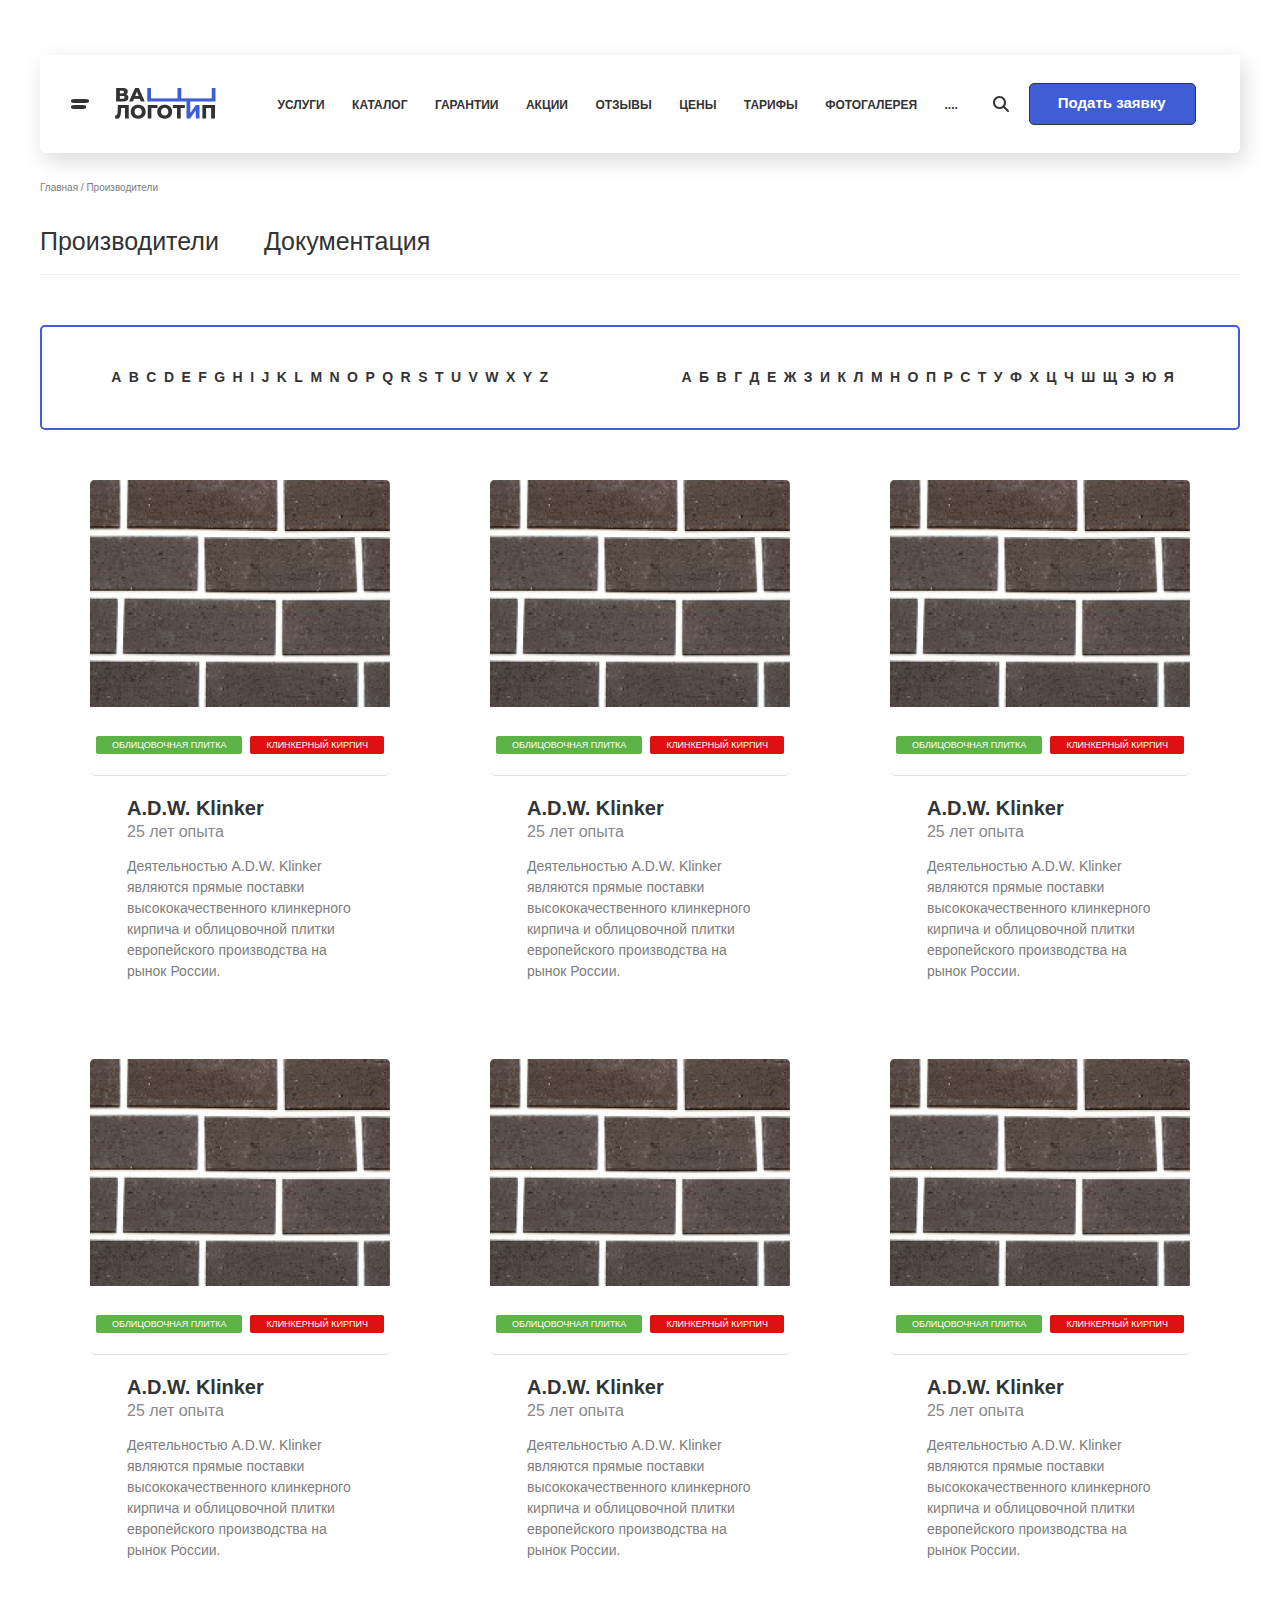
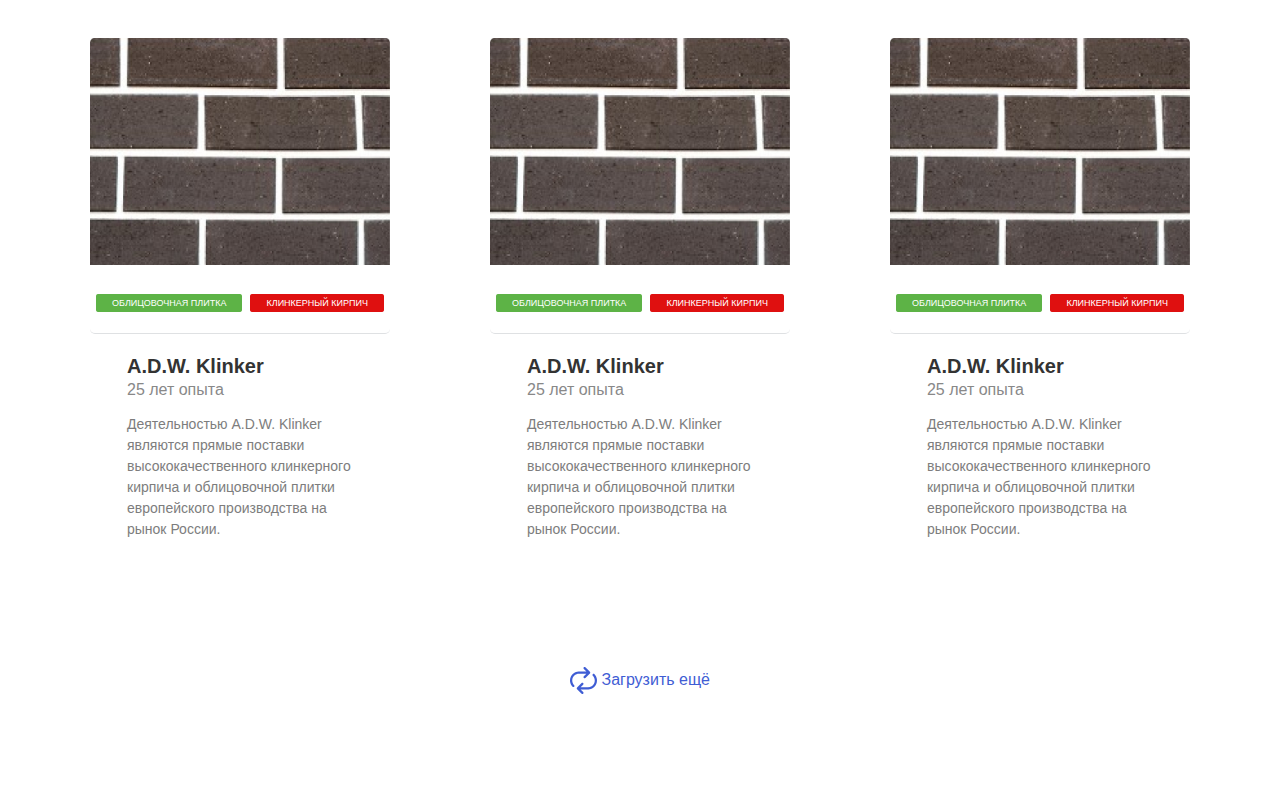
<file: 2/index.html>
<!DOCTYPE html>
<html lang="en">
<head>
	<meta charset="UTF-8">
	<link rel="stylesheet" href="assets/css/style.css">
	<meta name="viewport" content="width=device-width, initial-scale=1">
	<link rel="preconnect" href="https://fonts.googleapis.com">
	<link rel="preconnect" href="https://fonts.gstatic.com" crossorigin>
	<link href="https://fonts.googleapis.com/css2?family=Montserrat:ital,wght@0,300;0,400;0,700;1,400&display=swap" rel="stylesheet">
	<title>Производители разводящая</title>
</head>
<body>
	<div class="container">
		<header class="header">
			<div class="header__logo">
				<img class="header__img" src="assets/img/HeaderLogo.jpg" alt="">
			</div>
				<nav class="header__nav">
					<ul class="nav__list">
						<li class="nav__link">Услуги</li>
						<li class="nav__link">Каталог</li>
						<li class="nav__link">Гарантии</li>
						<li class="nav__link">Акции</li>
						<li class="nav__link">Отзывы</li>
						<li class="nav__link">Цены</li>
						<li class="nav__link">Тарифы</li>
						<li class="nav__link">Фотогалерея</li>
						<li class="nav__link">....</li>
					</ul>
				</nav>
				<svg display="none">
				
				<symbol id="glass" viewBox="0 0 512 512"><path d="M416 208c0 45.9-14.9 88.3-40 122.7L502.6 457.4c12.5 12.5 12.5 32.8 0 45.3s-32.8 12.5-45.3 0L330.7 376c-34.4 25.2-76.8 40-122.7 40C93.1 416 0 322.9 0 208S93.1 0 208 0S416 93.1 416 208zM208 352c79.5 0 144-64.5 144-144s-64.5-144-144-144S64 128.5 64 208s64.5 144 144 144z"/></symbol>
				</svg>
				<svg class="glass">
					<use xlink:href="#glass"></use>
				</svg>
				<button class="btn" type="button">Подать заявку</button>
		</header>
		<div class="header__content">
			<span class="header__text">Главная</span>
			<span>/</span>
			<span class="header__text">Производители</span>
		</div>
	</div>
	
	
	<!----------------intro----------->
	<div class="container">
		<div class="intro">
		
			<div class="intro__content">
				<span class="intro__text"> Производители</span>
			</div>
				<div class="intro__content">
				<span class="intro__text"> Документация</span>
			</div>
		</div><!--intro-->
	</div><!--container-->
	
	<div class="container">
		<div class="letters">
			<div class="letters__inner">
				<span class="letters__item">A</span>
				<span class="letters__item">B</span>
				<span class="letters__item">C</span>
				<span class="letters__item">D</span>
				<span class="letters__item">E</span>
				<span class="letters__item">F</span>
				<span class="letters__item">G</span>
				<span class="letters__item">H</span>
				<span class="letters__item">I</span>
				<span class="letters__item">J</span>
				<span class="letters__item">K</span>
				<span class="letters__item">L</span>
				<span class="letters__item">M</span>
				<span class="letters__item">N</span>
				<span class="letters__item">O</span>
				<span class="letters__item">P</span>
				<span class="letters__item">Q</span>
				<span class="letters__item">R</span>
				<span class="letters__item">S</span>
				<span class="letters__item">T</span>
				<span class="letters__item">U</span>
				<span class="letters__item">V</span>
				<span class="letters__item">W</span>
				<span class="letters__item">X</span>
				<span class="letters__item">Y</span>
				<span class="letters__item">Z</span>
			</div>
			<div class="letters__inner">
				<span class="letters__item">А</span>
				<span class="letters__item">Б</span>
				<span class="letters__item">В</span>
				<span class="letters__item">Г</span>
				<span class="letters__item">Д</span>
				<span class="letters__item">Е</span>
				<span class="letters__item">Ж</span>
				<span class="letters__item">З</span>
				<span class="letters__item">И</span>
				<span class="letters__item">К</span>
				<span class="letters__item">Л</span>
				<span class="letters__item">М</span>
				<span class="letters__item">Н</span>
				<span class="letters__item">О</span>
				<span class="letters__item">П</span>
				<span class="letters__item">Р</span>
				<span class="letters__item">С</span>
				<span class="letters__item">Т</span>
				<span class="letters__item">У</span>
				<span class="letters__item">Ф</span>
				<span class="letters__item">Х</span>
				<span class="letters__item">Ц</span>
				<span class="letters__item">Ч</span>
				<span class="letters__item">Ш</span>
				<span class="letters__item">Щ</span>
				<span class="letters__item">Э</span>
				<span class="letters__item">Ю</span>
				<span class="letters__item">Я</span>
				
			</div>
		</div>
	</div><!--container-->
	
	
	<!--------------Works--------------->
	
	<div class="container">
		<div class="works">
			<div class="works__inner">
			
				<div class="works__item">
				<div class="works__photo">
					<img class="works__img"src="assets/img/works.jpg" alt="">
				</div>
				<div class="works__prop">
				<a class="works__pick" href="">Облицовочная плитка</a>
				<a class="works__pick works__pick-red" href="">Клинкерный кирпич</a>
				</div><!--works__info-->
				<div class="works__info">
					<div class="works__title">A.D.W. Klinker</div>
					<div class="works__subtitle">25 лет опыта</div>
					<div class="works__text">Деятельностью A.D.W. Klinker являются прямые поставки высококачественного клинкерного кирпича и облицовочной плитки европейского производства на рынок России.</div>
					<a class="btn btn--info" href="">Подробнее</a>
				</div><!--works__info-->
				</div><!--works__item-->
				
				<div class="works__item">
				<div class="works__photo">
					<img class="works__img"src="assets/img/works.jpg" alt="">
				</div>
				<div class="works__prop">
				<a class="works__pick" href="">Облицовочная плитка</a>
				<a class="works__pick works__pick-red" href="">Клинкерный кирпич</a>
				</div><!--works__info-->
				<div class="works__info">
					<div class="works__title">A.D.W. Klinker</div>
					<div class="works__subtitle">25 лет опыта</div>
					<div class="works__text">Деятельностью A.D.W. Klinker являются прямые поставки высококачественного клинкерного кирпича и облицовочной плитки европейского производства на рынок России.</div>
					<a class="btn btn--info" href="">Подробнее</a>
				</div><!--works__info-->
				</div><!--works__item-->
				
				<div class="works__item">
				<div class="works__photo">
					<img class="works__img"src="assets/img/works.jpg" alt="">
				</div>
				<div class="works__prop">
				<a class="works__pick" href="">Облицовочная плитка</a>
				<a class="works__pick works__pick-red" href="">Клинкерный кирпич</a>
				</div><!--works__info-->
				<div class="works__info">
					<div class="works__title">A.D.W. Klinker</div>
					<div class="works__subtitle">25 лет опыта</div>
					<div class="works__text">Деятельностью A.D.W. Klinker являются прямые поставки высококачественного клинкерного кирпича и облицовочной плитки европейского производства на рынок России.</div>
					<a class="btn btn--info" href="">Подробнее</a>
				</div><!--works__info-->
				
				
				</div><!--works__item-->
				
				<div class="works__item">
				<div class="works__photo">
					<img class="works__img"src="assets/img/works.jpg" alt="">
				</div>
				<div class="works__prop">
				<a class="works__pick" href="">Облицовочная плитка</a>
				<a class="works__pick works__pick-red" href="">Клинкерный кирпич</a>
				</div><!--works__info-->
				<div class="works__info">
					<div class="works__title">A.D.W. Klinker</div>
					<div class="works__subtitle">25 лет опыта</div>
					<div class="works__text">Деятельностью A.D.W. Klinker являются прямые поставки высококачественного клинкерного кирпича и облицовочной плитки европейского производства на рынок России.</div>
					<a class="btn btn--info" href="">Подробнее</a>
				</div><!--works__info-->
				</div><!--works__item-->
				
				<div class="works__item">
				<div class="works__photo">
					<img class="works__img"src="assets/img/works.jpg" alt="">
				</div>
				<div class="works__prop">
				<a class="works__pick" href="">Облицовочная плитка</a>
				<a class="works__pick works__pick-red" href="">Клинкерный кирпич</a>
				</div><!--works__info-->
				<div class="works__info">
					<div class="works__title">A.D.W. Klinker</div>
					<div class="works__subtitle">25 лет опыта</div>
					<div class="works__text">Деятельностью A.D.W. Klinker являются прямые поставки высококачественного клинкерного кирпича и облицовочной плитки европейского производства на рынок России.</div>
					<a class="btn btn--info" href="">Подробнее</a>
				</div><!--works__info-->
				</div><!--works__item-->
				
				<div class="works__item">
				<div class="works__photo">
					<img class="works__img"src="assets/img/works.jpg" alt="">
				</div>
				<div class="works__prop">
				<a class="works__pick" href="">Облицовочная плитка</a>
				<a class="works__pick works__pick-red" href="">Клинкерный кирпич</a>
				</div><!--works__info-->
				<div class="works__info">
					<div class="works__title">A.D.W. Klinker</div>
					<div class="works__subtitle">25 лет опыта</div>
					<div class="works__text">Деятельностью A.D.W. Klinker являются прямые поставки высококачественного клинкерного кирпича и облицовочной плитки европейского производства на рынок России.</div>
					<a class="btn btn--info" href="">Подробнее</a>
				</div><!--works__info-->
				</div><!--works__item-->
				
				<div class="works__item">
				<div class="works__photo">
					<img class="works__img"src="assets/img/works.jpg" alt="">
				</div>
				<div class="works__prop">
				<a class="works__pick" href="">Облицовочная плитка</a>
				<a class="works__pick works__pick-red" href="">Клинкерный кирпич</a>
				</div><!--works__info-->
				<div class="works__info">
					<div class="works__title">A.D.W. Klinker</div>
					<div class="works__subtitle">25 лет опыта</div>
					<div class="works__text">Деятельностью A.D.W. Klinker являются прямые поставки высококачественного клинкерного кирпича и облицовочной плитки европейского производства на рынок России.</div>
					<a class="btn btn--info" href="">Подробнее</a>
				</div><!--works__info-->
				</div><!--works__item-->
				
				<div class="works__item">
				<div class="works__photo">
					<img class="works__img"src="assets/img/works.jpg" alt="">
				</div>
				<div class="works__prop">
				<a class="works__pick" href="">Облицовочная плитка</a>
				<a class="works__pick works__pick-red" href="">Клинкерный кирпич</a>
				</div><!--works__info-->
				<div class="works__info">
					<div class="works__title">A.D.W. Klinker</div>
					<div class="works__subtitle">25 лет опыта</div>
					<div class="works__text">Деятельностью A.D.W. Klinker являются прямые поставки высококачественного клинкерного кирпича и облицовочной плитки европейского производства на рынок России.</div>
					<a class="btn btn--info" href="">Подробнее</a>
				</div><!--works__info-->
				</div><!--works__item-->
				
				<div class="works__item">
				<div class="works__photo">
					<img class="works__img"src="assets/img/works.jpg" alt="">
				</div>
				<div class="works__prop">
				<a class="works__pick" href="">Облицовочная плитка</a>
				<a class="works__pick works__pick-red" href="">Клинкерный кирпич</a>
				</div><!--works__info-->
				<div class="works__info">
					<div class="works__title">A.D.W. Klinker</div>
					<div class="works__subtitle">25 лет опыта</div>
					<div class="works__text">Деятельностью A.D.W. Klinker являются прямые поставки высококачественного клинкерного кирпича и облицовочной плитки европейского производства на рынок России.</div>
					<a class="btn btn--info" href="">Подробнее</a>
				</div><!--works__info-->
				</div><!--works__item-->
			</div><!--works__inner-->
		</div><!--works-->
	</div><!--container-->
	
	<div class="container">
	<div class="load">
	<svg display="none">
		<symbol id="load__svg" viewBox="0 0 27 28"><path d="M24.5058 7.2863C25.6962 8.53337 26.5035 10.0961 26.8314 11.7887C27.1594 13.4813 26.9943 15.2324 26.3558 16.8339C25.7173 18.4353 24.6323 19.8197 23.2297 20.8223C21.8272 21.8249 20.1662 22.4036 18.4443 22.4896L17.9966 22.5008L10.5873 22.4986L13.1703 25.0838C13.3567 25.2699 13.4718 25.5156 13.4957 25.7779C13.5195 26.0402 13.4505 26.3026 13.3008 26.5193L13.1703 26.6746C12.9842 26.8609 12.7385 26.9761 12.4762 26.9999C12.2139 27.0237 11.9515 26.9548 11.7348 26.8051L11.5796 26.6746L7.07506 22.1701C6.88904 21.9836 6.77432 21.7378 6.75088 21.4755C6.72745 21.2132 6.79678 20.951 6.94681 20.7346L7.07506 20.5793L11.5796 16.0748C11.778 15.8755 12.0439 15.7577 12.3248 15.7447C12.6058 15.7317 12.8814 15.8244 13.0974 16.0045C13.3134 16.1847 13.454 16.4392 13.4917 16.7179C13.5294 16.9966 13.4613 17.2793 13.3008 17.5103L13.1703 17.6678L10.5873 20.2486H17.9966C19.7179 20.2487 21.3743 19.5912 22.6269 18.4105C23.8795 17.2298 24.6337 15.6152 24.7353 13.8968L24.7466 13.5008C24.7493 11.7238 24.0488 10.0179 22.7981 8.75555C22.5927 8.54777 22.4763 8.26828 22.4733 7.97618C22.4704 7.68408 22.5811 7.40229 22.7822 7.19039C22.9833 6.9785 23.2589 6.85313 23.5508 6.8408C23.8426 6.82846 24.1278 6.93013 24.3461 7.1243L24.5081 7.2863H24.5058ZM15.2606 0.196552L15.4181 0.324803L19.9203 4.8293L20.0508 4.9868C20.1805 5.17467 20.2499 5.39754 20.2499 5.6258C20.2499 5.85407 20.1805 6.07693 20.0508 6.2648L19.9203 6.4223L15.4181 10.9246L15.2606 11.0551C15.0727 11.1847 14.8498 11.2541 14.6216 11.2541C14.3933 11.2541 14.1704 11.1847 13.9826 11.0551L13.8251 10.9246L13.6968 10.7671C13.5672 10.5792 13.4977 10.3563 13.4977 10.1281C13.4977 9.89979 13.5672 9.67692 13.6968 9.48905L13.8251 9.33155L16.4081 6.7508H8.99656C7.27483 6.75071 5.61815 7.40853 4.36547 8.58969C3.11279 9.77085 2.35882 11.386 2.25781 13.1048L2.24656 13.5008C2.24656 15.3458 2.98681 17.0153 4.18381 18.2348C4.37336 18.4512 4.47278 18.7321 4.46164 19.0196C4.4505 19.307 4.32964 19.5793 4.12391 19.7804C3.91819 19.9816 3.64322 20.0962 3.35556 20.1008C3.0679 20.1055 2.78939 19.9997 2.57731 19.8053C1.36239 18.5676 0.530939 17.0053 0.182991 15.3063C-0.164957 13.6072 -0.0145847 11.8438 0.616018 10.2282C1.24662 8.61258 2.33059 7.21359 3.73753 6.1995C5.14447 5.18541 6.81445 4.59943 8.54656 4.51205L8.99656 4.5008L16.4081 4.49855L13.8251 1.9178L13.6968 1.7603C13.5486 1.54374 13.4808 1.28219 13.5051 1.02091C13.5294 0.759631 13.6442 0.515056 13.8298 0.329507C14.0153 0.143957 14.2599 0.0291066 14.5212 0.00482754C14.7824 -0.0194515 15.044 0.0483682 15.2606 0.196552Z"/></symbol>
	</svg>
	<svg class="load__svg">
		<use xlink:href="#load__svg"></use>
	</svg>
		<a class="load__btn" href="">Загрузить ещё</a>
	</div>
	</div>
	
	
	</body>
</html>
</file>
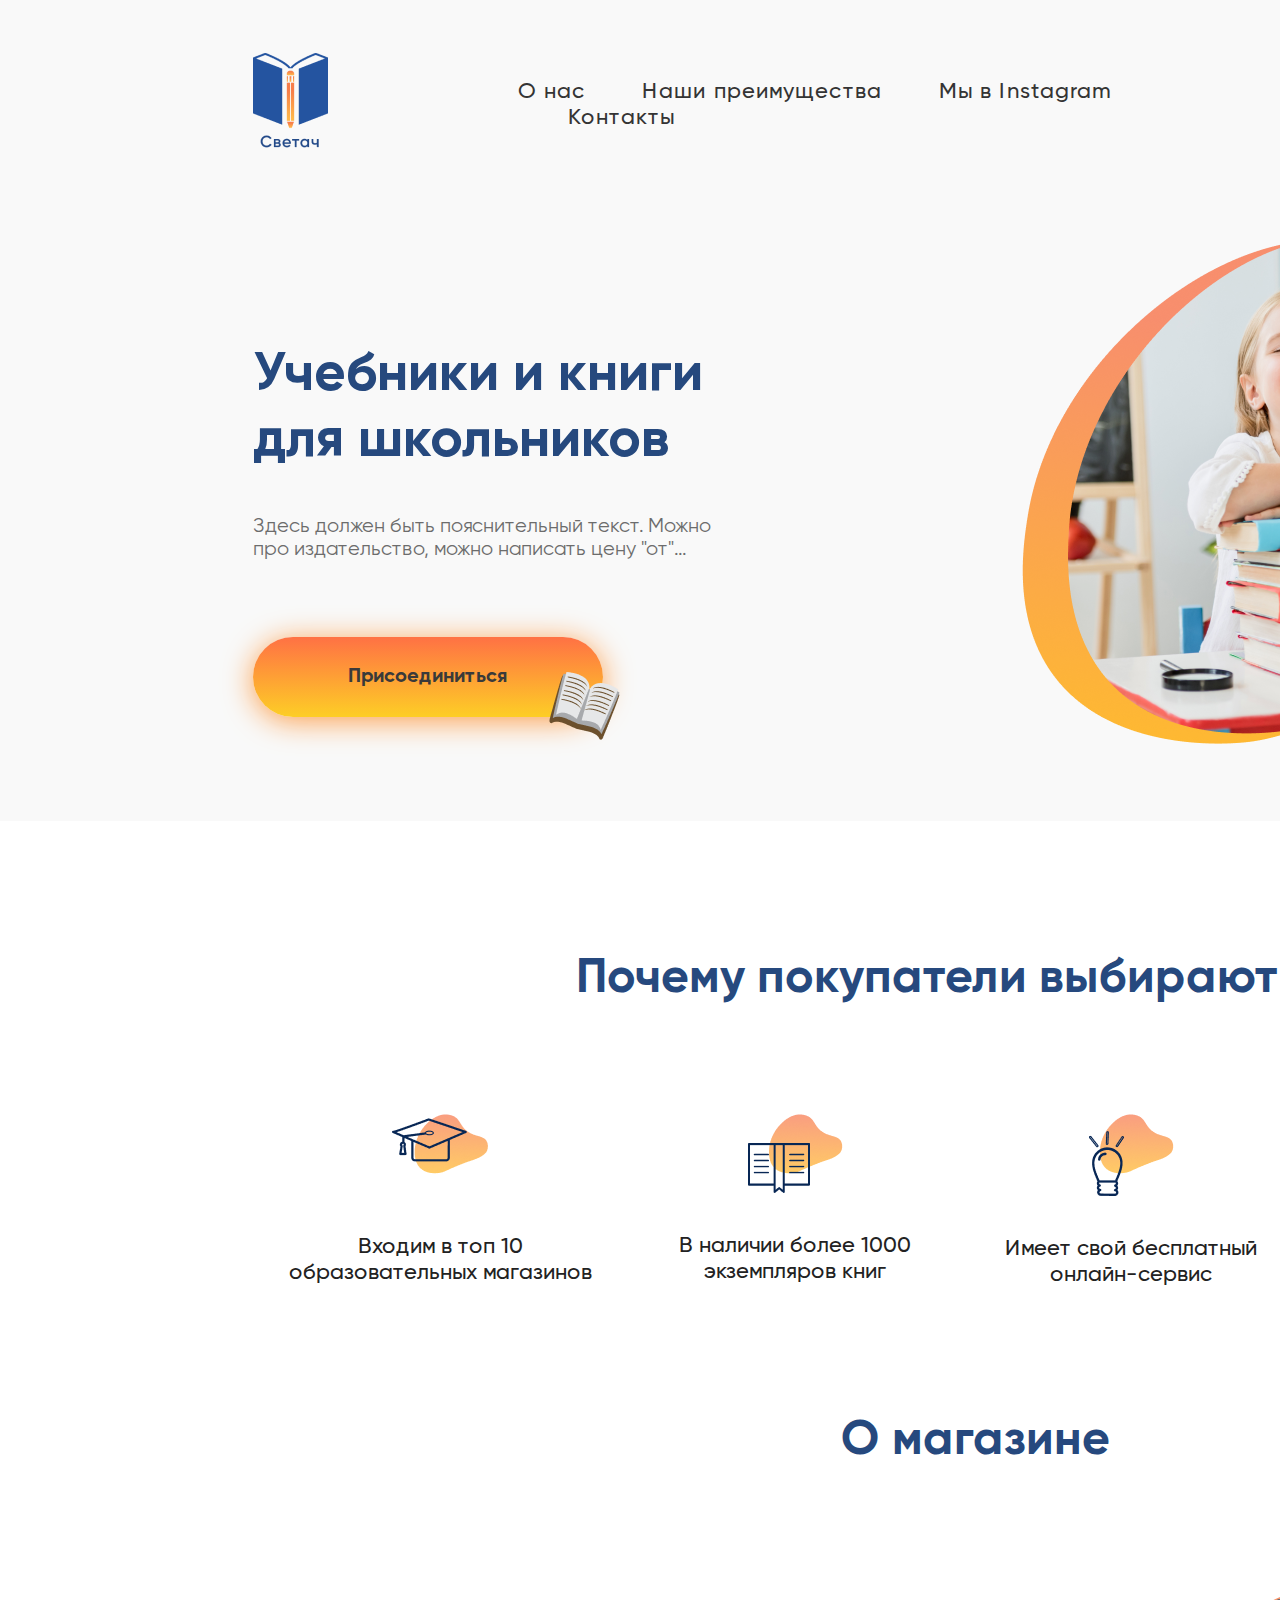
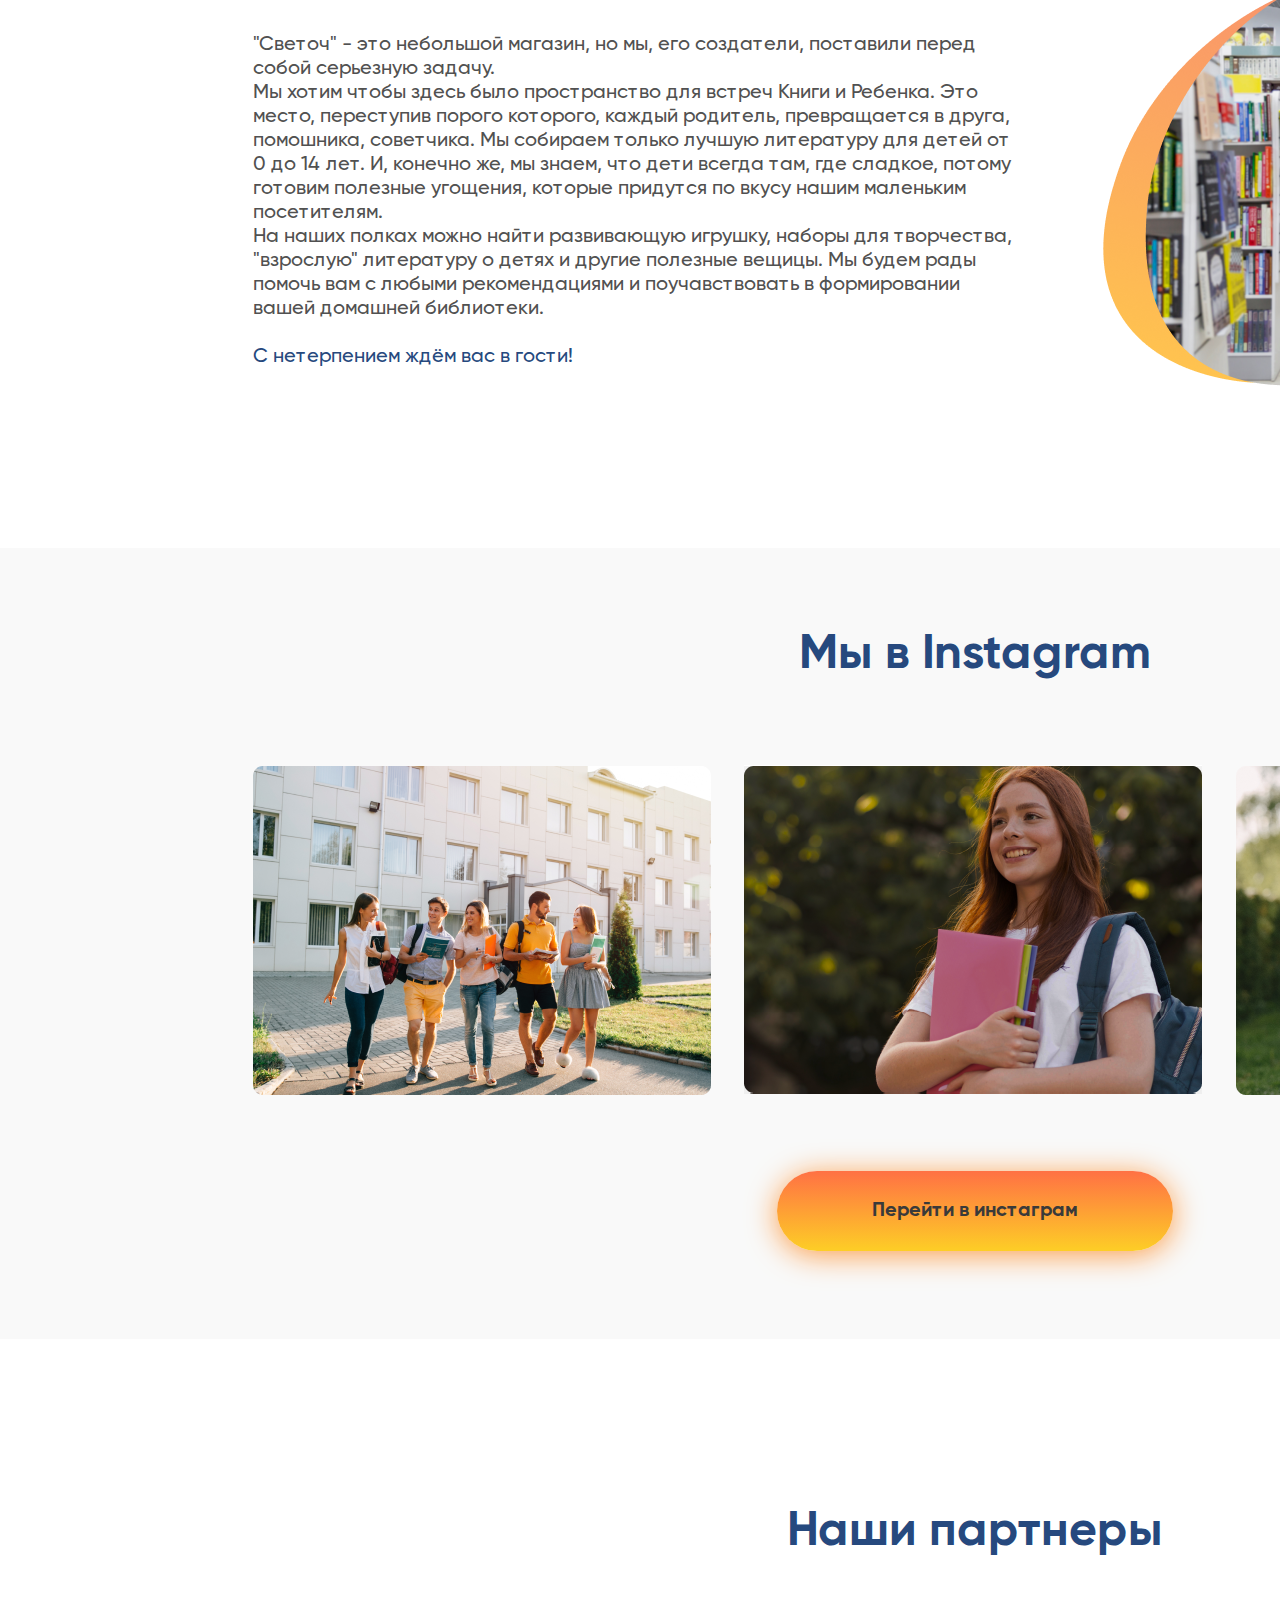
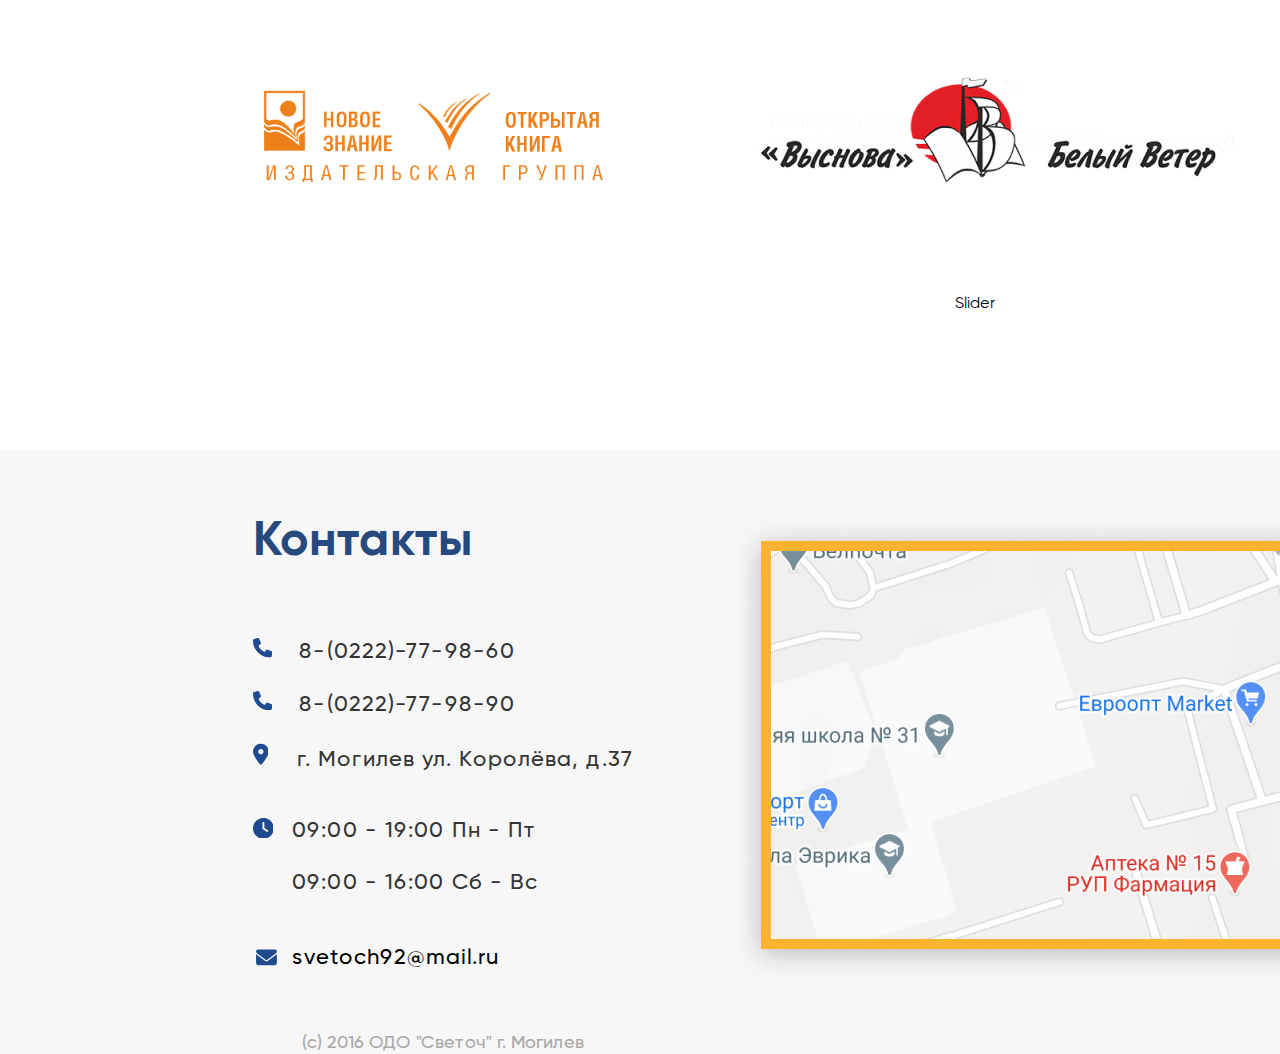
<file: 3/index.html>
<!DOCTYPE html>
<html lang="en">
<head>
	<meta charset="UTF-8">
	<title>Light from Eyes</title>
	<link rel="stylesheet" href="assets/css/style.css">
	<meta name="viewport" content="width=device-width, initial-scale=1">
</head>
<body>
<!--------------------------HEADER--------------------------->
<div class="header">
	<div class="container">
	
		<div class="header__menu">
			<div class="header__logo">
				<img class="menu__img" 
				srcset="assets/img/Logo.png,
						assets/img/Logo@2x.png 2x"
				src="assets/img/Logo.png" alt="Светач">
			</div>
			<nav class="header__nav">
				<ul>
					<li class="nav__link" id="js-AboutUs">О нас</li>
					<li class="nav__link" id="js-OurStrength">Наши преимущества</li>
					<li class="nav__link" id="js-Inst">Мы в Instagram</li>
					<li class="nav__link" id="js-Contacts">Контакты</li>
				</ul>
			</nav>
				<span class="header__number">
					<svg display='none'>
						<symbol id='phone' viewBox="0 0 512 512"><path d="M164.9 24.6c-7.7-18.6-28-28.5-47.4-23.2l-88 24C12.1 30.2 0 46 0 64C0 311.4 200.6 512 448 512c18 0 33.8-12.1 38.6-29.5l24-88c5.3-19.4-4.6-39.7-23.2-47.4l-96-40c-16.3-6.8-35.2-2.1-46.3 11.6L304.7 368C234.3 334.7 177.3 277.7 144 207.3L193.3 167c13.7-11.2 18.4-30 11.6-46.3l-40-96z"/></symbol>
					</svg>
					<svg class='phone'>
						<use xlink:href='#phone'></use>
					</svg>
					+375 29 123 45 67
				</span>
		</div><!--header__menu-->
		
		<div class="header__content">
		<div class="header__description">
			<div class="header__title">Учебники и книги для школьников</div>
			<div class="header__text">Здесь должен быть пояснительный текст. Можно про издательство, можно написать цену "от"...</div>
			<div class="header__btn">
				<a class="btn" href="#">Присоединиться</a>
				<img class="btn__book"
				srcset="assets/img/Book.png,
				assets/img/Book@2x.png 2x" src="assets/img/Book.png" alt="Book">
			</div><!--header__btn-->
		</div><!--header__description-->
		<div class="header__photo">
		<img class="header__vector" 
		src="assets/img/Vector.png" alt="">
		<img class="header__child" src="assets/img/Child.png" alt="">
		</div>
		</div><!--header__content-->
	</div><!--content-->
</div><!--header-->

<!-----------------SHOP-------------------->
<div class="shop" id="shop">
<div class="container">
		<div class="shop__head">
			<h2 class="shop__title" id="shop__title">Почему покупатели выбирают нас</h2>
			<div class="shop__inner">
				<div class="shop__item">
					<img class="shop__img"
					srcset="assets/img/Shop1.png,
					assets/img/Shop1@2x.png 2x" src="assets/img/Shop1.png" alt="Shop1">
					<div class="item__description item__description-1">Входим в топ 10 образовательных магазинов </div>
				</div>
				<div class="shop__item">
					<img class="shop__img"
					srcset="assets/img/Shop2.png,
					assets/img/Shop2@2x.png 2x" src="assets/img/Shop2.png" alt="Shop2">
					<div class="item__description">В наличии более 1000 экземпляров книг </div>
				</div>
				<div class="shop__item">
					<img class="shop__img"
					srcset="assets/img/Shop3.png,
					assets/img/Shop3@2x.png 2x" src="assets/img/Shop3.png" alt="Shop3">
					<div class="item__description">Имеет свой бесплатный онлайн-сервис</div>
				</div>
				<div class="shop__item">
					<img class="shop__img"
					srcset="assets/img/Shop4.png,
					assets/img/Shop4@2x.png 2x" src="assets/img/Shop4.png" alt="Shop4">
					<div class="item__description">Работаем с издательствами Беларуси и России</div>
				</div>
			</div><!--shop__inner-->
		</div><!--shop__head-->
		<div class="shop__about" id="shop__about">
			<h3 class="about__title">О магазине</h3>
			<div class="about__content">
				<span class="about__description">
					"Светоч" - это небольшой магазин, но мы, его создатели, поставили перед собой серьезную задачу.<br>
					Мы хотим чтобы здесь было пространство для встреч Книги и Ребенка. Это место, переступив порого которого, каждый родитель, превращается в друга, помошника, советчика. Мы собираем только лучшую литературу для детей от 0 до 14 лет. И, конечно же, мы знаем, что дети всегда там, где сладкое, потому готовим полезные угощения, которые придутся по вкусу нашим маленьким посетителям. <br>
					На наших полках можно найти развивающую игрушку, наборы для творчества, "взрослую" литературу о детях и другие полезные вещицы. Мы будем рады помочь вам с любыми рекомендациями и поучавствовать в формировании вашей домашней библиотеки.
					<br>
					<br>
					<span class="about__description about__description-blue">С нетерпением ждём вас в гости!</span>
				</span>
				<div class="about__photo">
					<img class="about__img" 
					srcset="assets/img/AboutShop.png,
					assets/img/AboutShop@2x.png 2x"
					src="assets/img/AboutShop.png" alt="AboutShop">
				</div>
			</div><!--shop__content-->
		</div><!--shop__about-->
	</div><!--shop-->
</div><!--container-->


<!------------------------SOCIAL-------------------------->

<div class="social" id="Social">
	<div class="container">
		<div class="social__title">Мы в Instagram</div>
		<div class="social__inner">
		
			<div class="social__item">
				<img class="social__img" 
				srcset="assets/img/Social1.png,
				assets/img/Social1@2x.png 2x"
				src="assets/img/Social1.png" alt="Social1">
				<div class="social__net">
					<img class="social__vector" src="assets/img/SocialVector.png" alt="">
					<svg display="none">
						<symbol id="instagram" viewBox="0 0 448 512"><path d="M224.1 141c-63.6 0-114.9 51.3-114.9 114.9s51.3 114.9 114.9 114.9S339 319.5 339 255.9 287.7 141 224.1 141zm0 189.6c-41.1 0-74.7-33.5-74.7-74.7s33.5-74.7 74.7-74.7 74.7 33.5 74.7 74.7-33.6 74.7-74.7 74.7zm146.4-194.3c0 14.9-12 26.8-26.8 26.8-14.9 0-26.8-12-26.8-26.8s12-26.8 26.8-26.8 26.8 12 26.8 26.8zm76.1 27.2c-1.7-35.9-9.9-67.7-36.2-93.9-26.2-26.2-58-34.4-93.9-36.2-37-2.1-147.9-2.1-184.9 0-35.8 1.7-67.6 9.9-93.9 36.1s-34.4 58-36.2 93.9c-2.1 37-2.1 147.9 0 184.9 1.7 35.9 9.9 67.7 36.2 93.9s58 34.4 93.9 36.2c37 2.1 147.9 2.1 184.9 0 35.9-1.7 67.7-9.9 93.9-36.2 26.2-26.2 34.4-58 36.2-93.9 2.1-37 2.1-147.8 0-184.8zM398.8 388c-7.8 19.6-22.9 34.7-42.6 42.6-29.5 11.7-99.5 9-132.1 9s-102.7 2.6-132.1-9c-19.6-7.8-34.7-22.9-42.6-42.6-11.7-29.5-9-99.5-9-132.1s-2.6-102.7 9-132.1c7.8-19.6 22.9-34.7 42.6-42.6 29.5-11.7 99.5-9 132.1-9s102.7-2.6 132.1 9c19.6 7.8 34.7 22.9 42.6 42.6 11.7 29.5 9 99.5 9 132.1s2.7 102.7-9 132.1z"/></symbol>
					</svg>
					<svg class="instagram">
					<use xlink:href="#instagram"></use></svg>
				</div>
			</div><!--social__item-->
			
			<div class="social__item">
				<img class="social__img" 
				srcset="assets/img/Social3.png,
				assets/img/Social3@2x.png 2x"
				src="assets/img/Social3.png" alt="Social3">
				<div class="social__net">
					<img class="social__vector" src="assets/img/SocialVector.png" alt="">
					<svg display="none">
						<symbol id="instagram" viewBox="0 0 448 512"><path d="M224.1 141c-63.6 0-114.9 51.3-114.9 114.9s51.3 114.9 114.9 114.9S339 319.5 339 255.9 287.7 141 224.1 141zm0 189.6c-41.1 0-74.7-33.5-74.7-74.7s33.5-74.7 74.7-74.7 74.7 33.5 74.7 74.7-33.6 74.7-74.7 74.7zm146.4-194.3c0 14.9-12 26.8-26.8 26.8-14.9 0-26.8-12-26.8-26.8s12-26.8 26.8-26.8 26.8 12 26.8 26.8zm76.1 27.2c-1.7-35.9-9.9-67.7-36.2-93.9-26.2-26.2-58-34.4-93.9-36.2-37-2.1-147.9-2.1-184.9 0-35.8 1.7-67.6 9.9-93.9 36.1s-34.4 58-36.2 93.9c-2.1 37-2.1 147.9 0 184.9 1.7 35.9 9.9 67.7 36.2 93.9s58 34.4 93.9 36.2c37 2.1 147.9 2.1 184.9 0 35.9-1.7 67.7-9.9 93.9-36.2 26.2-26.2 34.4-58 36.2-93.9 2.1-37 2.1-147.8 0-184.8zM398.8 388c-7.8 19.6-22.9 34.7-42.6 42.6-29.5 11.7-99.5 9-132.1 9s-102.7 2.6-132.1-9c-19.6-7.8-34.7-22.9-42.6-42.6-11.7-29.5-9-99.5-9-132.1s-2.6-102.7 9-132.1c7.8-19.6 22.9-34.7 42.6-42.6 29.5-11.7 99.5-9 132.1-9s102.7-2.6 132.1 9c19.6 7.8 34.7 22.9 42.6 42.6 11.7 29.5 9 99.5 9 132.1s2.7 102.7-9 132.1z"/></symbol>
					</svg>
					<svg class="instagram">
					<use xlink:href="#instagram"></use></svg>
				</div>
			</div><!--social__item-->
			
			<div class="social__item">
				<img class="social__img" 
				srcset="assets/img/Social2.png,
				assets/img/Social2@2x.png 2x"
				src="assets/img/Social2.png" alt="Social2">
				<div class="social__net">
					<img class="social__vector" src="assets/img/SocialVector.png" alt="">
					<svg display="none">
						<symbol id="instagram" viewBox="0 0 448 512"><path d="M224.1 141c-63.6 0-114.9 51.3-114.9 114.9s51.3 114.9 114.9 114.9S339 319.5 339 255.9 287.7 141 224.1 141zm0 189.6c-41.1 0-74.7-33.5-74.7-74.7s33.5-74.7 74.7-74.7 74.7 33.5 74.7 74.7-33.6 74.7-74.7 74.7zm146.4-194.3c0 14.9-12 26.8-26.8 26.8-14.9 0-26.8-12-26.8-26.8s12-26.8 26.8-26.8 26.8 12 26.8 26.8zm76.1 27.2c-1.7-35.9-9.9-67.7-36.2-93.9-26.2-26.2-58-34.4-93.9-36.2-37-2.1-147.9-2.1-184.9 0-35.8 1.7-67.6 9.9-93.9 36.1s-34.4 58-36.2 93.9c-2.1 37-2.1 147.9 0 184.9 1.7 35.9 9.9 67.7 36.2 93.9s58 34.4 93.9 36.2c37 2.1 147.9 2.1 184.9 0 35.9-1.7 67.7-9.9 93.9-36.2 26.2-26.2 34.4-58 36.2-93.9 2.1-37 2.1-147.8 0-184.8zM398.8 388c-7.8 19.6-22.9 34.7-42.6 42.6-29.5 11.7-99.5 9-132.1 9s-102.7 2.6-132.1-9c-19.6-7.8-34.7-22.9-42.6-42.6-11.7-29.5-9-99.5-9-132.1s-2.6-102.7 9-132.1c7.8-19.6 22.9-34.7 42.6-42.6 29.5-11.7 99.5-9 132.1-9s102.7-2.6 132.1 9c19.6 7.8 34.7 22.9 42.6 42.6 11.7 29.5 9 99.5 9 132.1s2.7 102.7-9 132.1z"/></symbol>
					</svg>
					<svg class="instagram">
					<use xlink:href="#instagram"></use></svg>
				</div>
			</div><!--social__item-->
		</div><!--social__inner-->
		<div class="btn__inst">
		<a class="btn btn-instagram" href="#">Перейти в инстаграм</a>
		</div>
	</div><!--container-->
</div><!--social-->

<!---------------------PARTNERS---------------------------->

<div class="container">
	<div class="partners">
		<h2 class="partners__title">Наши партнеры</h2>
		<div class="partners__inner">
			<div class="partners__item">
				<img 
				srcset="assets/img/Partners1.png,
				assets/img/Partners1@2x.png 2x"
				src="assets/img/Partners1.png" alt="Partners1">
			</div>
			<div class="partners__item">
				<img 
				srcset="assets/img/Partners2.png,
				assets/img/Partners2@2x.png 2x"
				src="assets/img/Partners2.png" alt="Partners2">
			</div>
			<div class="partners__item">
				<img 
				srcset="assets/img/Partners3.png,
				assets/img/Partners3@2x.png 2x"
				src="assets/img/Partners3.png" alt="Partners3">
			</div>
		</div>
		<div class="slider__partners">Slider</div>
	</div><!--partners-->
</div><!--container-->


<!--------------------------FOOTER------------------------>

<footer class="footer">
<div class="container">
	<div class="footer__inner">
		<div class="footer__content">
			<div class="footer__title" id="Contacts">Контакты</div>
			<div class="footer__number">
				<svg display="none">
					<symbol id="footer__phone" viewBox="0 0 512 512"> <path d="M164.9 24.6c-7.7-18.6-28-28.5-47.4-23.2l-88 24C12.1 30.2 0 46 0 64C0 311.4 200.6 512 448 512c18 0 33.8-12.1 38.6-29.5l24-88c5.3-19.4-4.6-39.7-23.2-47.4l-96-40c-16.3-6.8-35.2-2.1-46.3 11.6L304.7 368C234.3 334.7 177.3 277.7 144 207.3L193.3 167c13.7-11.2 18.4-30 11.6-46.3l-40-96z"/></symbol>
				</svg>
				<svg class="footer__phone">
					<use xlink:href="#footer__phone"></use>
				</svg>
				8-(0222)-77-98-60
			</div>
			<div class="footer__number">
				<svg display="none">
					<symbol id="footer__phone" viewBox="0 0 512 512"> <path d="M164.9 24.6c-7.7-18.6-28-28.5-47.4-23.2l-88 24C12.1 30.2 0 46 0 64C0 311.4 200.6 512 448 512c18 0 33.8-12.1 38.6-29.5l24-88c5.3-19.4-4.6-39.7-23.2-47.4l-96-40c-16.3-6.8-35.2-2.1-46.3 11.6L304.7 368C234.3 334.7 177.3 277.7 144 207.3L193.3 167c13.7-11.2 18.4-30 11.6-46.3l-40-96z"/></symbol>
				</svg>
				<svg class="footer__phone">
					<use xlink:href="#footer__phone"></use>
				</svg>
				8-(0222)-77-98-90
			</div>
			<div class="footer__map">
				<svg display="none"> 
					<symbol id="footer__dot" viewBox="0 0 384 512"><path d="M215.7 499.2C267 435 384 279.4 384 192C384 86 298 0 192 0S0 86 0 192c0 87.4 117 243 168.3 307.2c12.3 15.3 35.1 15.3 47.4 0zM192 256c-35.3 0-64-28.7-64-64s28.7-64 64-64s64 28.7 64 64s-28.7 64-64 64z"/></symbol>
				</svg>
				<svg class="footer__dot">
					<use xlink:href="#footer__dot"></use>
				</svg>
				г. Могилев ул. Королёва, д.37
			</div>
			<div class="footer__time">
				<svg display="none">
					<symbol id="footer__clock" viewBox="0 0 512 512"><path d="M256 512C114.6 512 0 397.4 0 256S114.6 0 256 0S512 114.6 512 256s-114.6 256-256 256zM232 120V256c0 8 4 15.5 10.7 20l96 64c11 7.4 25.9 4.4 33.3-6.7s4.4-25.9-6.7-33.3L280 243.2V120c0-13.3-10.7-24-24-24s-24 10.7-24 24z"/></symbol>
				</svg>
				<svg class="footer__clock">
				<use xlink:href="#footer__clock"></use>
				</svg>
				<div class="time__work">
				<div>09:00 - 19:00 Пн - Пт</div>
				<br>
				<div>09:00 - 16:00 Сб - Вс</div>
				</div>
			</div>
			<div class="footer__mail">
				<svg display="none">
				<symbol id="footer__envelope" viewBox="0 0 512 512"><path d="M48 64C21.5 64 0 85.5 0 112c0 15.1 7.1 29.3 19.2 38.4L236.8 313.6c11.4 8.5 27 8.5 38.4 0L492.8 150.4c12.1-9.1 19.2-23.3 19.2-38.4c0-26.5-21.5-48-48-48H48zM0 176V384c0 35.3 28.7 64 64 64H448c35.3 0 64-28.7 64-64V176L294.4 339.2c-22.8 17.1-54 17.1-76.8 0L0 176z"/></symbol>
				</svg>
				<svg class="footer__envelope">
					<use xlink:href="#footer__envelope"></use>
				</svg>
				<span>svetoch92@mail.ru</span>
			</div>
			<div class="footer__description">
			(с) 2016 ОДО "Светоч" г. Могилев
		</div>
		</div><!--footer__content-->
		<div class="footer__photo">
			<img class="footer__img" 
			srcset="assets/img/Map.png,
			assets/img/Map@2x.png 2x"
			src="assets/img/Map.png" alt="Map">
		</div>
	</div><!--footer__inner-->
</div><!--container-->
</footer><!--footer-->
	
	
	
	<script src="assets/js/app.js"></script>
</body>
</html>
</file>
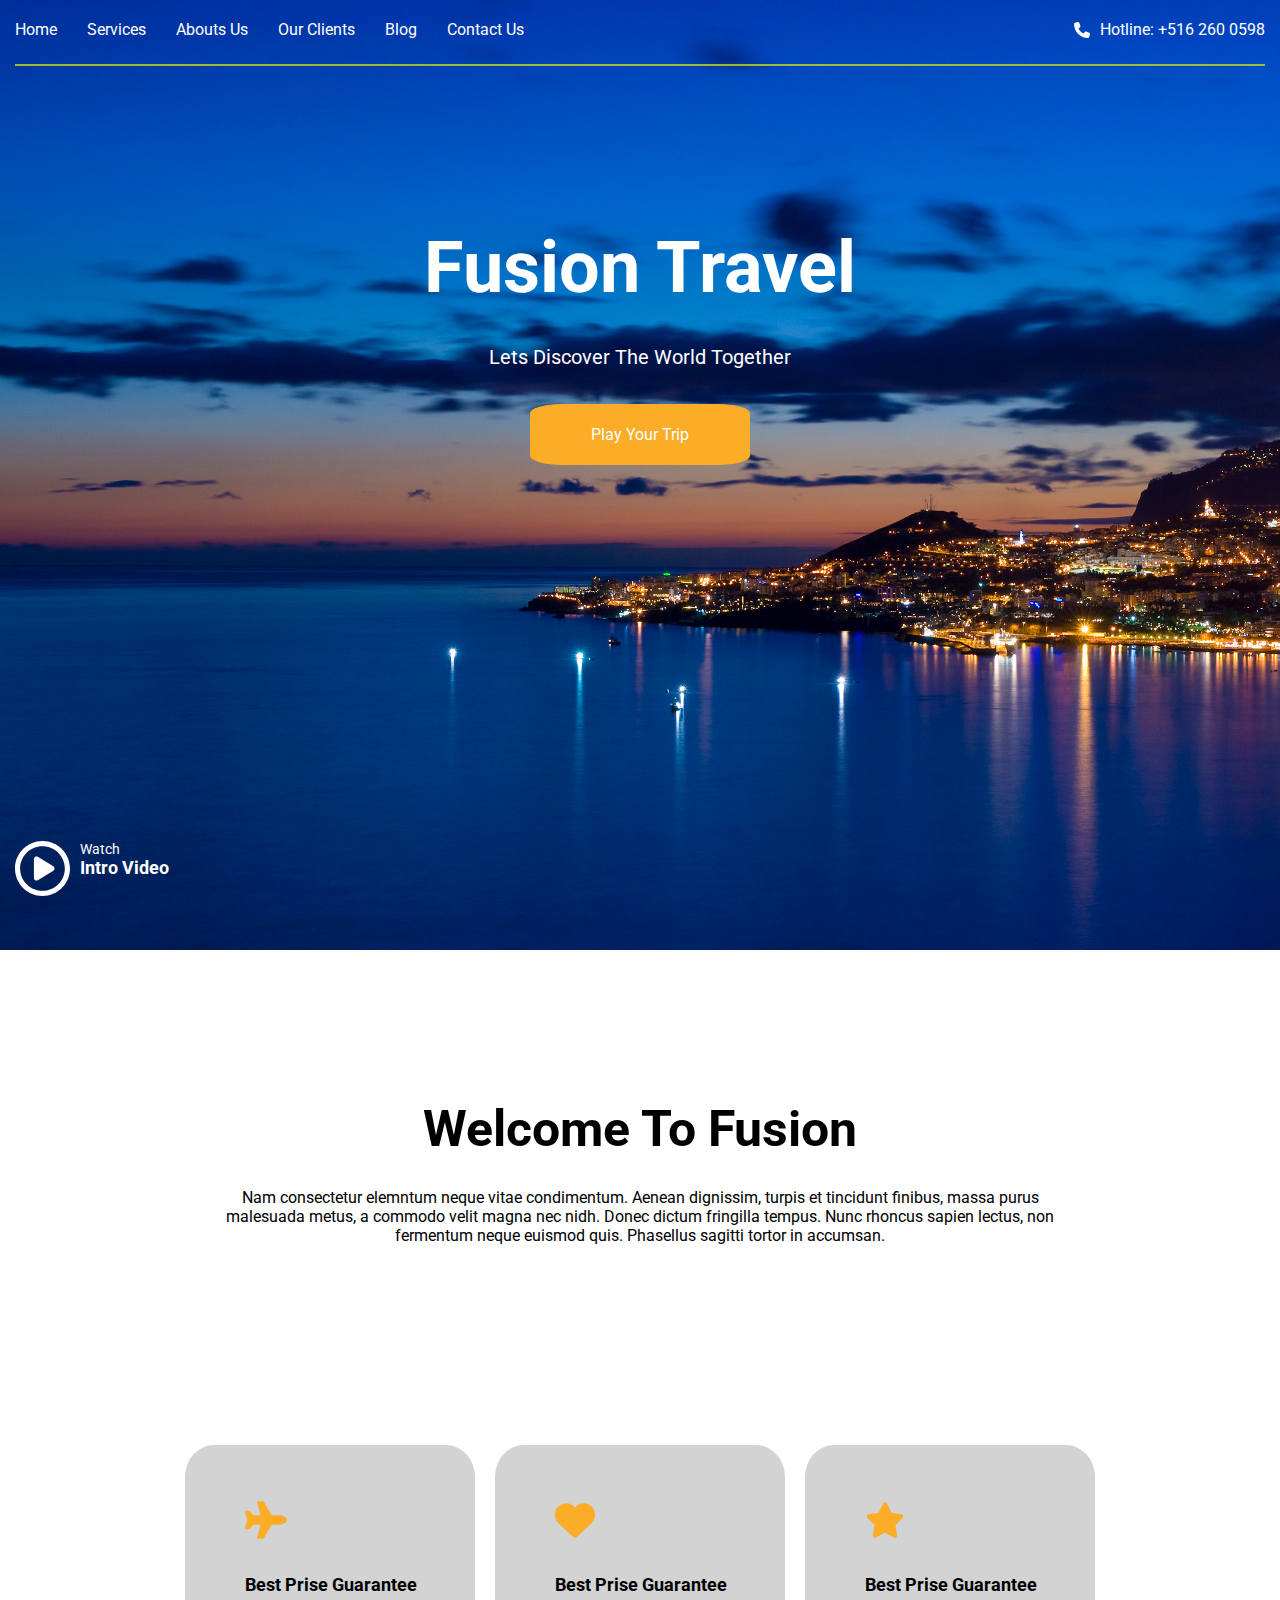
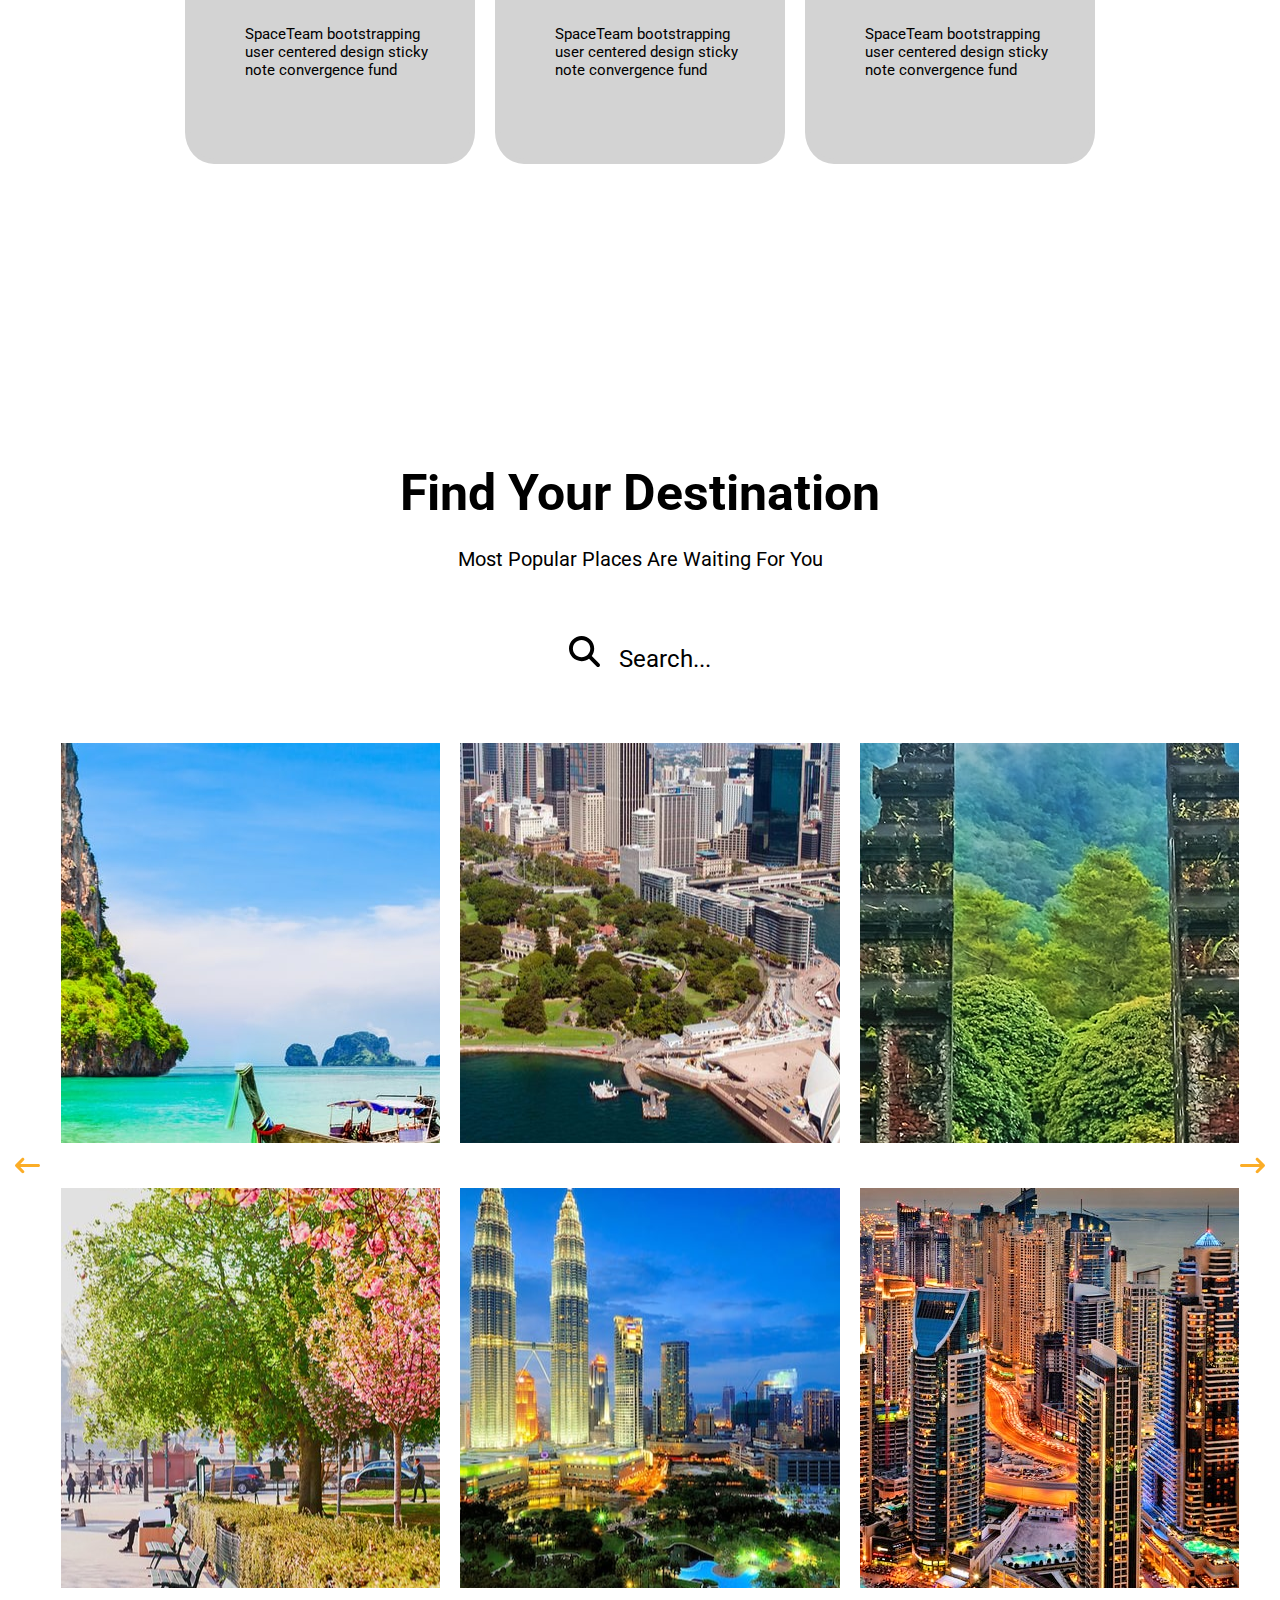
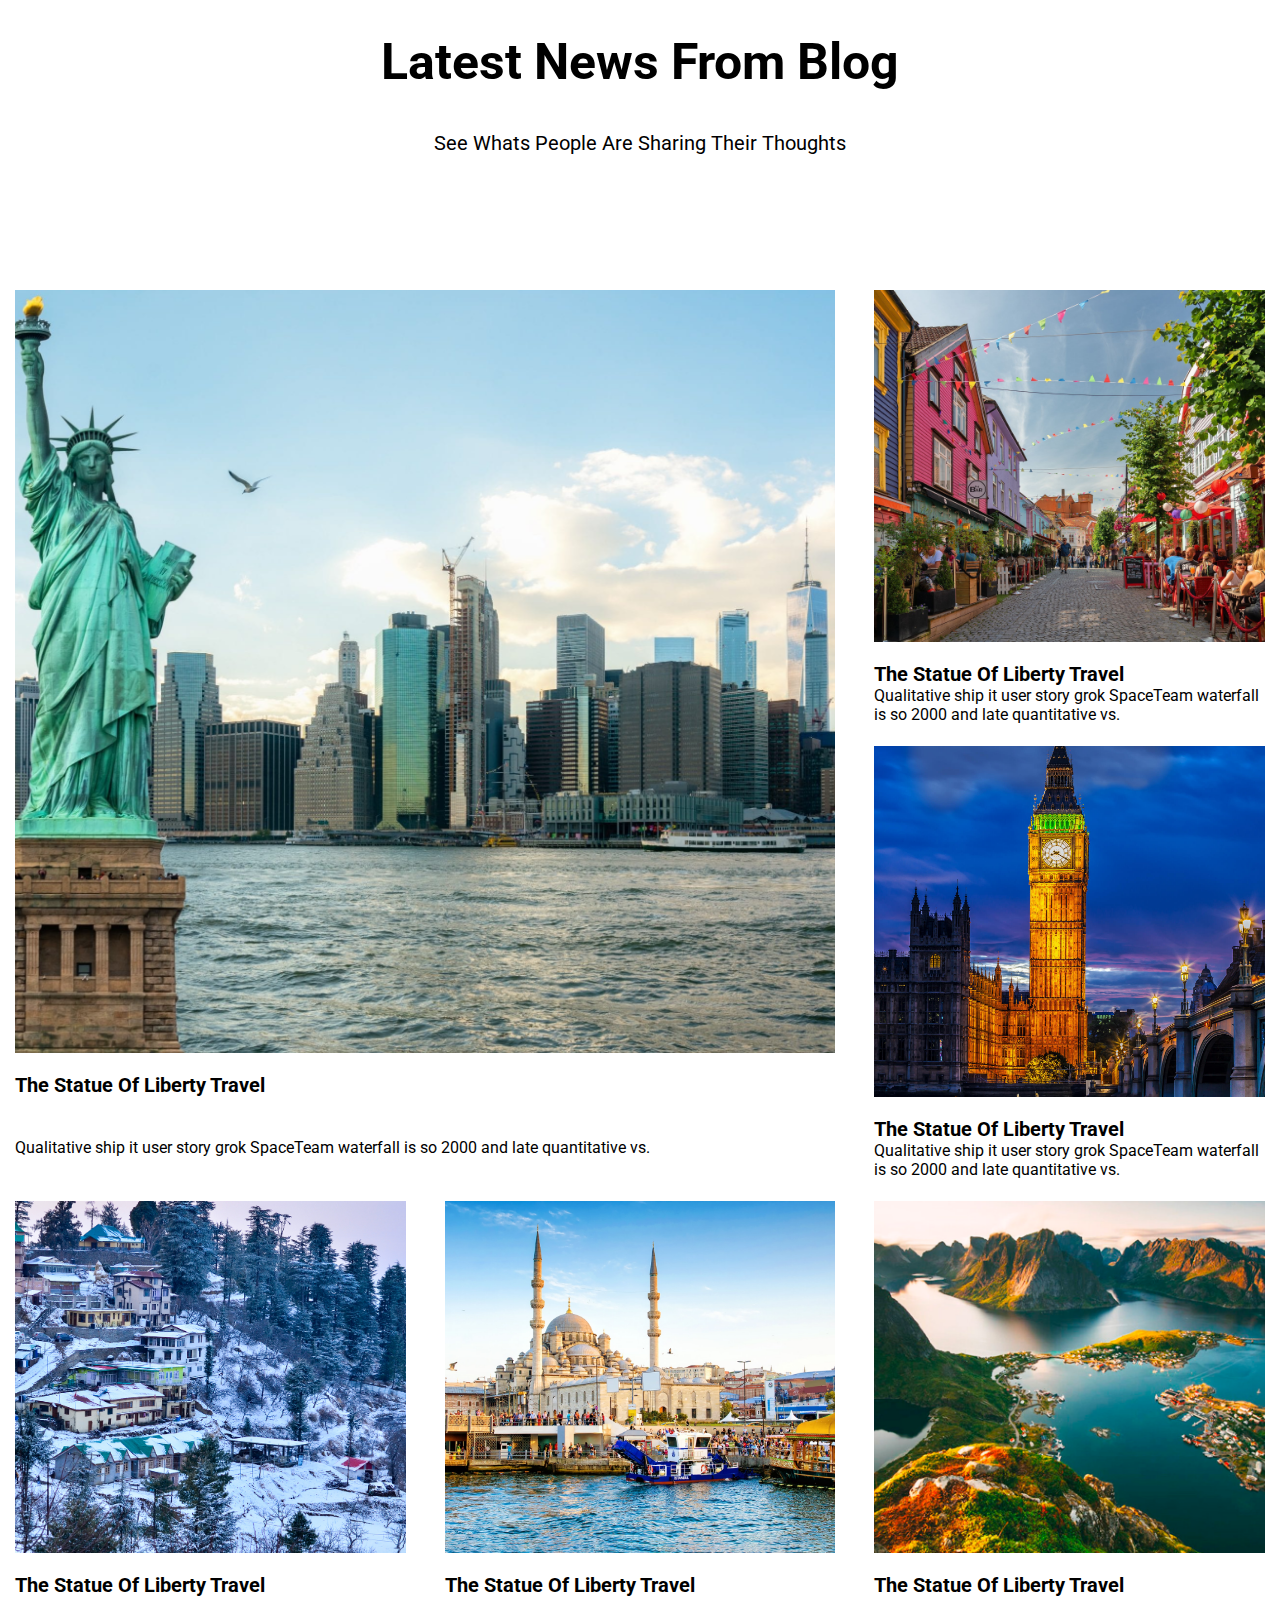
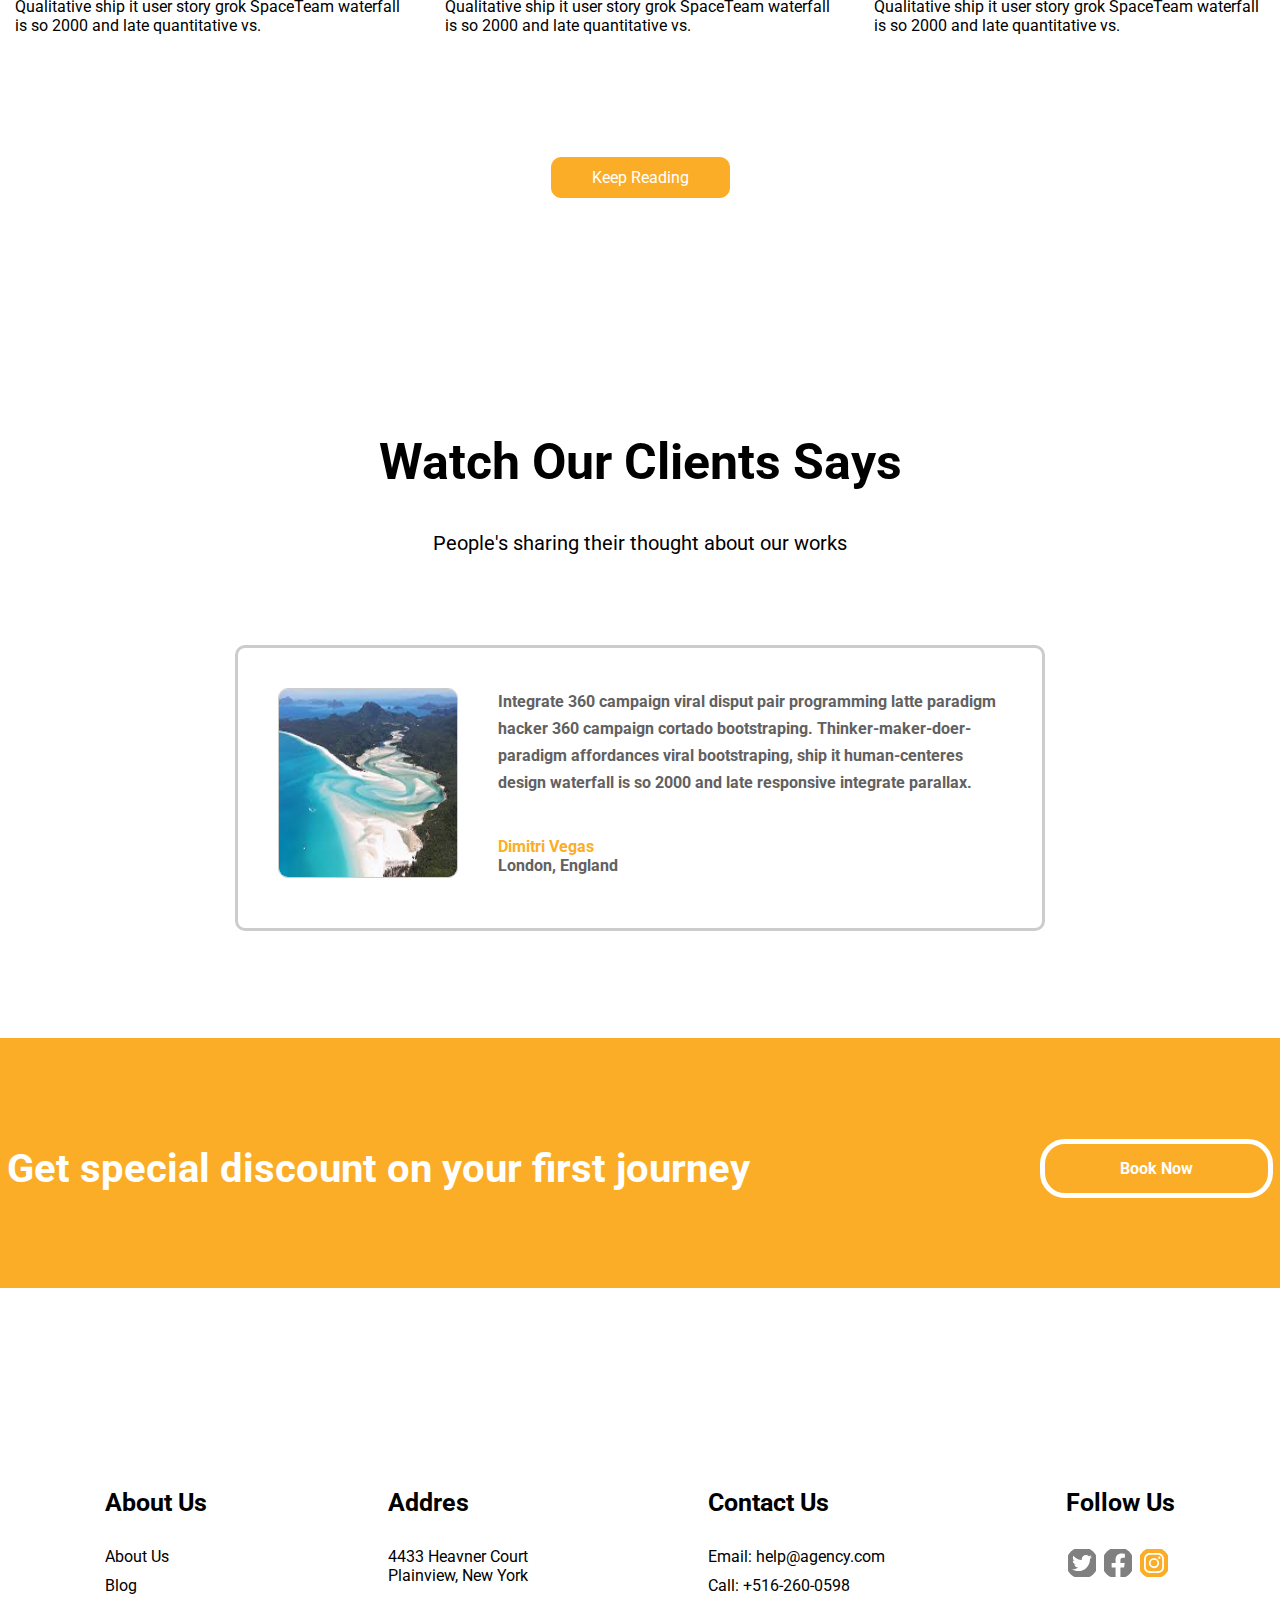
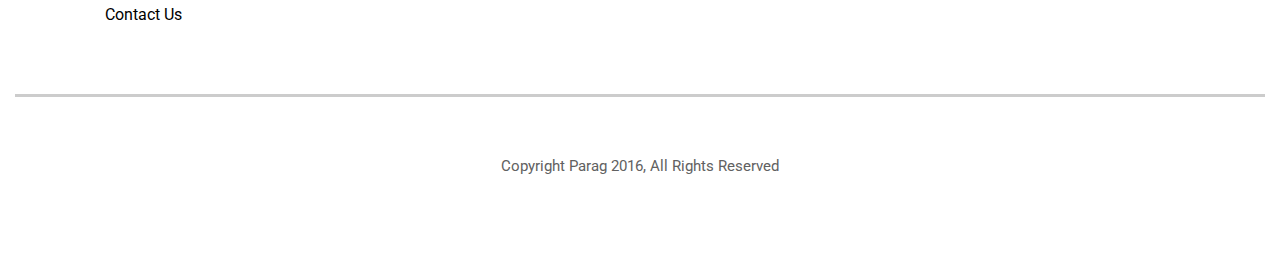
<file: 4/index.html>
<!DOCTYPE html>
<html lang="en">
<head>
    <meta charset="UTF-8">
    <link rel="stylesheet" type="text/css" href="assets/css/style.css">
    <meta name="viewport" content="width=device-width, initial-scale=1">
    <link rel="preconnect" href="https://fonts.googleapis.com">
    <link rel="preconnect" href="https://fonts.gstatic.com" crossorigin>
    <link href="https://fonts.googleapis.com/css2?family=Roboto:ital,wght@0,300;0,400;0,700;1,300;1,400;1,700&display=swap" rel="stylesheet">
    <title>Fusion Travel</title>
</head>
<body>
 <!---------------------HEADER----------------------------->
  <div class="header" id="js-header">
      <div class="container">
         <div class="header__inner">
          <div class="header__nav">
              <a class="nav__link" href="#" id="js-home">Home</a>
              <a class="nav__link" href="#" id="js-services" >Services</a>
              <a class="nav__link" href="#" id="js-about">Abouts Us</a>
              <a class="nav__link" href="#" id="js-clients">Our Clients</a>
              <a class="nav__link" href="#" id="js-blog">Blog</a>
              <a class="nav__link" href="#" id="js-contact">Contact Us</a>
             </div><!--header__nav-->
             
             <div class="header__img">
                 <svg display="none">
                     <symbol id="phone" viewBox="0 0 512 512">
                         <path d="M164.9 24.6c-7.7-18.6-28-28.5-47.4-23.2l-88 24C12.1 30.2 0 46 0 64C0 311.4 200.6 512 448 512c18 0 33.8-12.1 38.6-29.5l24-88c5.3-19.4-4.6-39.7-23.2-47.4l-96-40c-16.3-6.8-35.2-2.1-46.3 11.6L304.7 368C234.3 334.7 177.3 277.7 144 207.3L193.3 167c13.7-11.2 18.4-30 11.6-46.3l-40-96z"/>
                     </symbol>
                 </svg>
                 <svg class="phone">
                     <use xlink:href="#phone"></use>
                 </svg> 
                  <div class="header__number" id="js-number">
                 Hotline: +516 260 0598
             </div>
            
             </div><!--header__img-->
          </div><!--header__inner-->
      </div><!--container-->
  </div><!-----header----->
   
   <!------------------------intro----------------------->
   <div class="intro" id='intro'>
   	<div class="container">
   	<div class="intro__inner">
   		<div class="intro__content">
   			<h2 class="intro__title">Fusion Travel</h2>
   			<div class="intro__text">Lets Discover The World Together</div>
   			<a class="btn" href="#" id="js-btn-intro">Play Your Trip</a>
   			
   		</div><!--intro__content-->
   		<div class="intro__video" id="video__content">
   		<div class="video__img">
   			<svg display="none">
   				<symbol id="intro__play" viewBox="0 0 512 512"><path d="M188.3 147.1C195.8 142.8 205.1 142.1 212.5 147.5L356.5 235.5C363.6 239.9 368 247.6 368 256C368 264.4 363.6 272.1 356.5 276.5L212.5 364.5C205.1 369 195.8 369.2 188.3 364.9C180.7 360.7 176 352.7 176 344V167.1C176 159.3 180.7 151.3 188.3 147.1V147.1zM512 256C512 397.4 397.4 512 256 512C114.6 512 0 397.4 0 256C0 114.6 114.6 0 256 0C397.4 0 512 114.6 512 256zM256 48C141.1 48 48 141.1 48 256C48 370.9 141.1 464 256 464C370.9 464 464 370.9 464 256C464 141.1 370.9 48 256 48z"/></symbol>
   			</svg>
   			<svg class="intro__play" id="playVideo">
   				<use xlink:href="#intro__play"></use>
   			</svg>
   			</div>
   		<div class="video__content" id="videoContent">
   				<div class="video__suptitle">Watch</div>
   				<div class="video__title">Intro Video</div>
   			</div>
   		</div><!--intro__video-->
   	</div><!--intro__inner-->
   	</div><!--container-->
   </div><!--intro-->
   
   <!----------------WELCOME--------------------------->
   
   <div class="welcome" id="welcome">
   	<div class="container">
   			<div class="welcome__content">
   				<div class="welcome__title">Welcome To Fusion</div>
   				<div class="welcome__text">Nam consectetur elemntum neque vitae condimentum. Aenean dignissim, turpis et tincidunt finibus, massa purus malesuada metus, a commodo velit magna nec nidh. Donec dictum fringilla tempus. Nunc rhoncus sapien lectus, non fermentum neque euismod quis. Phasellus sagitti tortor in accumsan.</div>
   		</div><!--welcome__content-->
   		<div class="welcome__sl">
   		<div class="welcome__item">
   				<svg display="none">
   					<symbol id="welcome__plane" viewBox="0 0 576 512" ><path d="M482.3 192c34.2 0 93.7 29 93.7 64c0 36-59.5 64-93.7 64l-116.6 0L265.2 495.9c-5.7 10-16.3 16.1-27.8 16.1l-56.2 0c-10.6 0-18.3-10.2-15.4-20.4l49-171.6L112 320 68.8 377.6c-3 4-7.8 6.4-12.8 6.4l-42 0c-7.8 0-14-6.3-14-14c0-1.3 .2-2.6 .5-3.9L32 256 .5 145.9c-.4-1.3-.5-2.6-.5-3.9c0-7.8 6.3-14 14-14l42 0c5 0 9.8 2.4 12.8 6.4L112 192l102.9 0-49-171.6C162.9 10.2 170.6 0 181.2 0l56.2 0c11.5 0 22.1 6.2 27.8 16.1L365.7 192l116.6 0z"/></symbol>
   				</svg>
   				<svg class="welcome__plane">
   				<use xlink:href="#welcome__plane"></use>
   				</svg>
   			<div class="welcome__info">
   				<div class="info__title">Best Prise Guarantee</div>
   				<div class="info__subtitle">SpaceTeam bootstrapping user centered design sticky note convergence fund</div>
   			</div>
   		</div><!--welcome__item-->
   		
   		<div class="welcome__item">
   				<svg display="none">
   					<symbol id="welcome__heart" viewBox="0 0 512 512" ><path d="M47.6 300.4L228.3 469.1c7.5 7 17.4 10.9 27.7 10.9s20.2-3.9 27.7-10.9L464.4 300.4c30.4-28.3 47.6-68 47.6-109.5v-5.8c0-69.9-50.5-129.5-119.4-141C347 36.5 300.6 51.4 268 84L256 96 244 84c-32.6-32.6-79-47.5-124.6-39.9C50.5 55.6 0 115.2 0 185.1v5.8c0 41.5 17.2 81.2 47.6 109.5z"/></symbol>
   				</svg>
   				<svg class="welcome__heart">
   				<use xlink:href="#welcome__heart"></use>
   				</svg>
   			<div class="welcome__info">
   				<div class="info__title">Best Prise Guarantee</div>
   				<div class="info__subtitle">SpaceTeam bootstrapping user centered design sticky note convergence fund</div>
   			</div>
   		</div><!--welcome__item-->
   		
   		<div class="welcome__item">
   				<svg display="none">
   					<symbol id="welcome__star" viewBox="0 0 576 512" ><path d="M316.9 18C311.6 7 300.4 0 288.1 0s-23.4 7-28.8 18L195 150.3 51.4 171.5c-12 1.8-22 10.2-25.7 21.7s-.7 24.2 7.9 32.7L137.8 329 113.2 474.7c-2 12 3 24.2 12.9 31.3s23 8 33.8 2.3l128.3-68.5 128.3 68.5c10.8 5.7 23.9 4.9 33.8-2.3s14.9-19.3 12.9-31.3L438.5 329 542.7 225.9c8.6-8.5 11.7-21.2 7.9-32.7s-13.7-19.9-25.7-21.7L381.2 150.3 316.9 18z"/></symbol>
   				</svg>
   				<svg class="welcome__star">
   				<use xlink:href="#welcome__star"></use>
   				</svg>
   			<div class="welcome__info">
   				<div class="info__title">Best Prise Guarantee</div>
   				<div class="info__subtitle">SpaceTeam bootstrapping user centered design sticky note convergence fund</div>
   			</div>
   		</div><!--welcome__item-->
		</div><!--welcome__sl-->	
   	</div><!--container-->
   </div><!--welcome-->
   
   <!---------------------Destination----------------------->
   
   <div class="destination" id="works">
   	<div class="container" id="services">
   		<div class="destination__content">
   			<h2 class="destination__title">Find Your Destination</h2>
   			<div class="destination__text">Most Popular Places Are Waiting For You</div>
            <div class="search" id="js-search">
   			<a class="destination__search" href="#" id="destination-search">
   			<svg display="none" onclick="search()">
   				<symbol id="search--bold" viewBox="0 0 512 512"><path d="M416 208c0 45.9-14.9 88.3-40 122.7L502.6 457.4c12.5 12.5 12.5 32.8 0 45.3s-32.8 12.5-45.3 0L330.7 376c-34.4 25.2-76.8 40-122.7 40C93.1 416 0 322.9 0 208S93.1 0 208 0S416 93.1 416 208zM208 352c79.5 0 144-64.5 144-144s-64.5-144-144-144S64 128.5 64 208s64.5 144 144 144z"/></symbol>
   			</svg>
   			<svg class="search--bold">
   				<use xlink:href="#search--bold"></use>
   			</svg>
				<span class="search__text">Search...</span></a>
                </div>
   		</div><!--destination__content-->
   		<div class="destination__sl">
   			<div class="destination__item">
   				<img class="destination__img" src="assets/images/Thailand1.jpg" alt="">
   				<div class="img__content">
   					<h2 class="img__title">Thailand</h2>
   				</div>
   			</div><!--destination__item-->
   			
   			<div class="destination__item">
   				<img class="destination__img" src="assets/images/Australia1.jpg" alt="">
   				<div class="img__content">
   					<h2 class="img__title">Australia</h2>
   				</div>
   			</div><!--destination__item-->
   			
   			<div class="destination__item">
   				<img class="destination__img" src="assets/images/Indonesia.jpg" alt="">
   				<div class="img__content">
   					<h2 class="img__title">Indonesia</h2>
   				</div>
   			</div><!--destination__item-->
   			
   			<div class="destination__item">
   				<img class="destination__img" src="assets/images/France1.jpg" alt="">
   				<div class="img__content">
   					<h2 class="img__title">France</h2>
   				</div>
   			</div><!--destination__item-->
   			
   			<div class="destination__item">
   				<img class="destination__img" src="assets/images/Malaysia.jpg" alt="">
   				<div class="img__content">
   					<h2 class="img__title">Malaysia</h2>
   				</div>
   			</div><!--destination__item-->
   			
   			<div class="destination__item">
   				<img class="destination__img" src="assets/images/UAE.jpg" alt="">
   				<div class="img__content">
   					<h2 class="img__title">UAE</h2>
   				</div>
   			</div><!--destination__item-->
   			<div class="destination__arrow">
   				<svg display="none">
   					<symbol id="arrow--left" viewBox="0 0 512 512">
   						<path d="M109.3 288L480 288c17.7 0 32-14.3 32-32s-14.3-32-32-32l-370.7 0 73.4-73.4c12.5-12.5 12.5-32.8 0-45.3s-32.8-12.5-45.3 0l-128 128c-12.5 12.5-12.5 32.8 0 45.3l128 128c12.5 12.5 32.8 12.5 45.3 0s12.5-32.8 0-45.3L109.3 288z"/>
   					</symbol>
   				</svg>
   				<svg class="arrow--left">
   					<use xlink:href="#arrow--left"></use>
   				</svg>
   				<svg display="none">
   					<symbol id="arrow--right" viewBox="0 0 512 512"><path d="M502.6 278.6c12.5-12.5 12.5-32.8 0-45.3l-128-128c-12.5-12.5-32.8-12.5-45.3 0s-12.5 32.8 0 45.3L402.7 224 32 224c-17.7 0-32 14.3-32 32s14.3 32 32 32l370.7 0-73.4 73.4c-12.5 12.5-12.5 32.8 0 45.3s32.8 12.5 45.3 0l128-128z"/></symbol>
   				</svg>
   				<svg class="arrow--right">
   					<use xlink:href="#arrow--right"></use>
   				</svg>
   			</div>
   		</div><!--destination__sl-->
   	</div><!--container-->
   </div><!--destination-->
   
   <!------------------------Blog/news------------------->
   
   <div class="blog">
   	<div class="container" id="blog">
   		<div class="blog__content">
   			<div class="blog__title">Latest News From Blog</div>
   			<div class="blog__subtitle">See Whats People Are Sharing Their Thoughts</div>
   		</div><!--blog__content-->
   		<div class="blog__items">
   			<div class="blog__item blog__item_big">
   				<a href="#" class="blog__image">
   					<img src="assets/images/News1.jpeg" alt="">
<!--   					<div class="img__info">-->
   					<a href="" class="image__title">The Statue Of Liberty Travel</a>
   					<br>
   					<a href="" class="image__text">Qualitative ship it user story grok SpaceTeam waterfall is so 2000 and late quantitative vs.</a>
<!--					</div>-->
					
   				</a>
   			</div><!--blog__item-->
   			
   			<div class="blog__item">
   				<a href="#" class="blog__image">
   					<img src="assets/images/News2.jpg" alt="">
   					<a href="" class="image__title">The Statue Of Liberty Travel</a>
   					<a href="" class="image__text">Qualitative ship it user story grok SpaceTeam waterfall is so 2000 and late quantitative vs.</a>
   				</a>
   			</div><!--blog__item-->
   			
   			<div class="blog__item">
   				<a href="#" class="blog__image">
   					<img src="assets/images/News3.jpg" alt="">
   					<a href="" class="image__title">The Statue Of Liberty Travel</a>
   					<a href="" class="image__text">Qualitative ship it user story grok SpaceTeam waterfall is so 2000 and late quantitative vs.</a>
   				</a>
   			</div><!--blog__item-->
   			
   			<div class="blog__item">
   				<a href="#" class="blog__image">
   					<img src="assets/images/News4.jpg" alt="">
   					<a href="" class="image__title">The Statue Of Liberty Travel</a>
   					<a href="" class="image__text">Qualitative ship it user story grok SpaceTeam waterfall is so 2000 and late quantitative vs.</a>
   				</a>
   			</div><!--blog__item-->
   			
   			<div class="blog__item">
   				<a href="#" class="blog__image">
   					<img src="assets/images/News5.jpg" alt="">
   					<a href="" class="image__title">The Statue Of Liberty Travel</a>
   					<a href="" class="image__text">Qualitative ship it user story grok SpaceTeam waterfall is so 2000 and late quantitative vs.</a>
   				</a>
   			</div><!--blog__item-->
   			
   			<div class="blog__item">
   				<a href="#" class="blog__image">
   					<img src="assets/images/News6.jpg" alt="">
   					<a href="" class="image__title">The Statue Of Liberty Travel</a>
   					<a href="" class="image__text">Qualitative ship it user story grok SpaceTeam waterfall is so 2000 and late quantitative vs.</a>
   				</a>
   			</div><!--blog__item-->
   		</div><!--blog__items-->
   		<div class="btn__blog">
   		<a class="btn btn--blog" href="#" id="btn-blog">Keep Reading</a>
		</div>
   	</div><!--container-->
   </div><!--blog-->
   
   <!----------------------Reviews------------------------->
   
   <div class="reviews" id="clients">
   	<div class="reviews__inner">
   		<div class="reviews__header">
   			<div class="reviews__title">Watch Our Clients Says</div>
   			<div class="reviews__subtitle">People's sharing their thought about our works</div>
   		</div><!--reviews__header-->
   		<div class="reviews__block">
   			<img class="reviews__img" src="assets/images/Australia.jpg" alt="">
   			<div class="reviews__content">
   			<div class="reviews__text">Integrate 360 campaign viral disput pair programming latte paradigm hacker 360 campaign cortado bootstraping. Thinker-maker-doer-paradigm affordances viral bootstraping, ship it human-centeres design waterfall is so 2000 and late responsive integrate parallax.</div>
   			<div class="reviews__name">Dimitri Vegas</div>
   			<div class="reviews__country">London, England</div>
			</div><!--reviews__content-->
   		</div><!--reviews__block-->
		</div><!--reviews__inner-->
   	
   </div><!--reviews-->
   
   <!----------------------Subscribe---------------------->
   
   <div class="subscribe">
   	<div class="subscribe__content">
   		<div class="subscribe__text">Get special discount on your first journey</div>
   		<a class="btn subscribe--btn" href="#" id="btn-subscribe">Book Now</a>
   	</div><!--subscribe__content-->
   </div><!--subscribe-->
   
   <!-------------------------Footer---------------------->
   
   <footer class="footer">
   	<div class="container">
   		<div class="footer__inner">
   			<div class="footer__item">
   				<div class="footer__title">About Us</div>
   				<a class="footer__nav" href="#" id="js-about">About Us</a>
   				<a class="footer__nav" href="#" id="js-blog">Blog</a>
   				<a class="footer__nav" href="#" id="js-contact">Contact Us</a>
   			</div>
   			
   			<div class="footer__item">
   				<div class="footer__title">Addres</div>
   				<address class="footer__nav">4433 Heavner Court<br> Plainview, 	New York</address>
   			</div>
   			
   			<div class="footer__item">
   				<div class="footer__title" id="contact">Contact Us</div>
   				<a class="footer__nav" href="#">Email: help@agency.com</a>
   				<span class="footer__number">Call: +516-260-0598</span>
   			</div>    

   			<div class="footer__item">
   				<div class="footer__title">Follow Us</div>
   				<div class="footer__social">
   				<svg display="none">
   					<symbol id="twitter" viewBox="0 0 448 512"><path d="M400 32H48C21.5 32 0 53.5 0 80v352c0 26.5 21.5 48 48 48h352c26.5 0 48-21.5 48-48V80c0-26.5-21.5-48-48-48zm-48.9 158.8c.2 2.8.2 5.7.2 8.5 0 86.7-66 186.6-186.6 186.6-37.2 0-71.7-10.8-100.7-29.4 5.3.6 10.4.8 15.8.8 30.7 0 58.9-10.4 81.4-28-28.8-.6-53-19.5-61.3-45.5 10.1 1.5 19.2 1.5 29.6-1.2-30-6.1-52.5-32.5-52.5-64.4v-.8c8.7 4.9 18.9 7.9 29.6 8.3a65.447 65.447 0 0 1-29.2-54.6c0-12.2 3.2-23.4 8.9-33.1 32.3 39.8 80.8 65.8 135.2 68.6-9.3-44.5 24-80.6 64-80.6 18.9 0 35.9 7.9 47.9 20.7 14.8-2.8 29-8.3 41.6-15.8-4.9 15.2-15.2 28-28.8 36.1 13.2-1.4 26-5.1 37.8-10.2-8.9 13.1-20.1 24.7-32.9 34z"/></symbol>
   				</svg>
   				<svg class="twitter" id="js-twitter">
   					<use xlink:href="#twitter"></use>
   				</svg>
   				<svg display="none">
   					<symbol id="facebook" viewBox="0 0 448 512"><path d="M400 32H48A48 48 0 0 0 0 80v352a48 48 0 0 0 48 48h137.25V327.69h-63V256h63v-54.64c0-62.15 37-96.48 93.67-96.48 27.14 0 55.52 4.84 55.52 4.84v61h-31.27c-30.81 0-40.42 19.12-40.42 38.73V256h68.78l-11 71.69h-57.78V480H400a48 48 0 0 0 48-48V80a48 48 0 0 0-48-48z"/></symbol>
   				</svg>
   				<svg class="facebook" id="js-facebook">
   					<use xlink:href="#facebook"></use>
   				</svg>
   				<svg display="none">
   					<symbol id="instagram" viewBox="0 0 448 512"><path d="M224,202.66A53.34,53.34,0,1,0,277.36,256,53.38,53.38,0,0,0,224,202.66Zm124.71-41a54,54,0,0,0-30.41-30.41c-21-8.29-71-6.43-94.3-6.43s-73.25-1.93-94.31,6.43a54,54,0,0,0-30.41,30.41c-8.28,21-6.43,71.05-6.43,94.33S91,329.26,99.32,350.33a54,54,0,0,0,30.41,30.41c21,8.29,71,6.43,94.31,6.43s73.24,1.93,94.3-6.43a54,54,0,0,0,30.41-30.41c8.35-21,6.43-71.05,6.43-94.33S357.1,182.74,348.75,161.67ZM224,338a82,82,0,1,1,82-82A81.9,81.9,0,0,1,224,338Zm85.38-148.3a19.14,19.14,0,1,1,19.13-19.14A19.1,19.1,0,0,1,309.42,189.74ZM400,32H48A48,48,0,0,0,0,80V432a48,48,0,0,0,48,48H400a48,48,0,0,0,48-48V80A48,48,0,0,0,400,32ZM382.88,322c-1.29,25.63-7.14,48.34-25.85,67s-41.4,24.63-67,25.85c-26.41,1.49-105.59,1.49-132,0-25.63-1.29-48.26-7.15-67-25.85s-24.63-41.42-25.85-67c-1.49-26.42-1.49-105.61,0-132,1.29-25.63,7.07-48.34,25.85-67s41.47-24.56,67-25.78c26.41-1.49,105.59-1.49,132,0,25.63,1.29,48.33,7.15,67,25.85s24.63,41.42,25.85,67.05C384.37,216.44,384.37,295.56,382.88,322Z"/></symbol>
   				</svg>
   				<svg class="instagram" id="js-instagram">
   					<use xlink:href="#instagram"></use>
   				</svg>
				</div>
   			</div>
   		</div><!--footer__inner-->
   		<div class="footer__copyright">
   			Copyright Parag 2016, All Rights Reserved
   		</div>
   	</div><!--container-->
   </footer><!--footer-->
   


<script src="assets/js/app.js"> 
	
	</script>
</body>
</html>
</file>
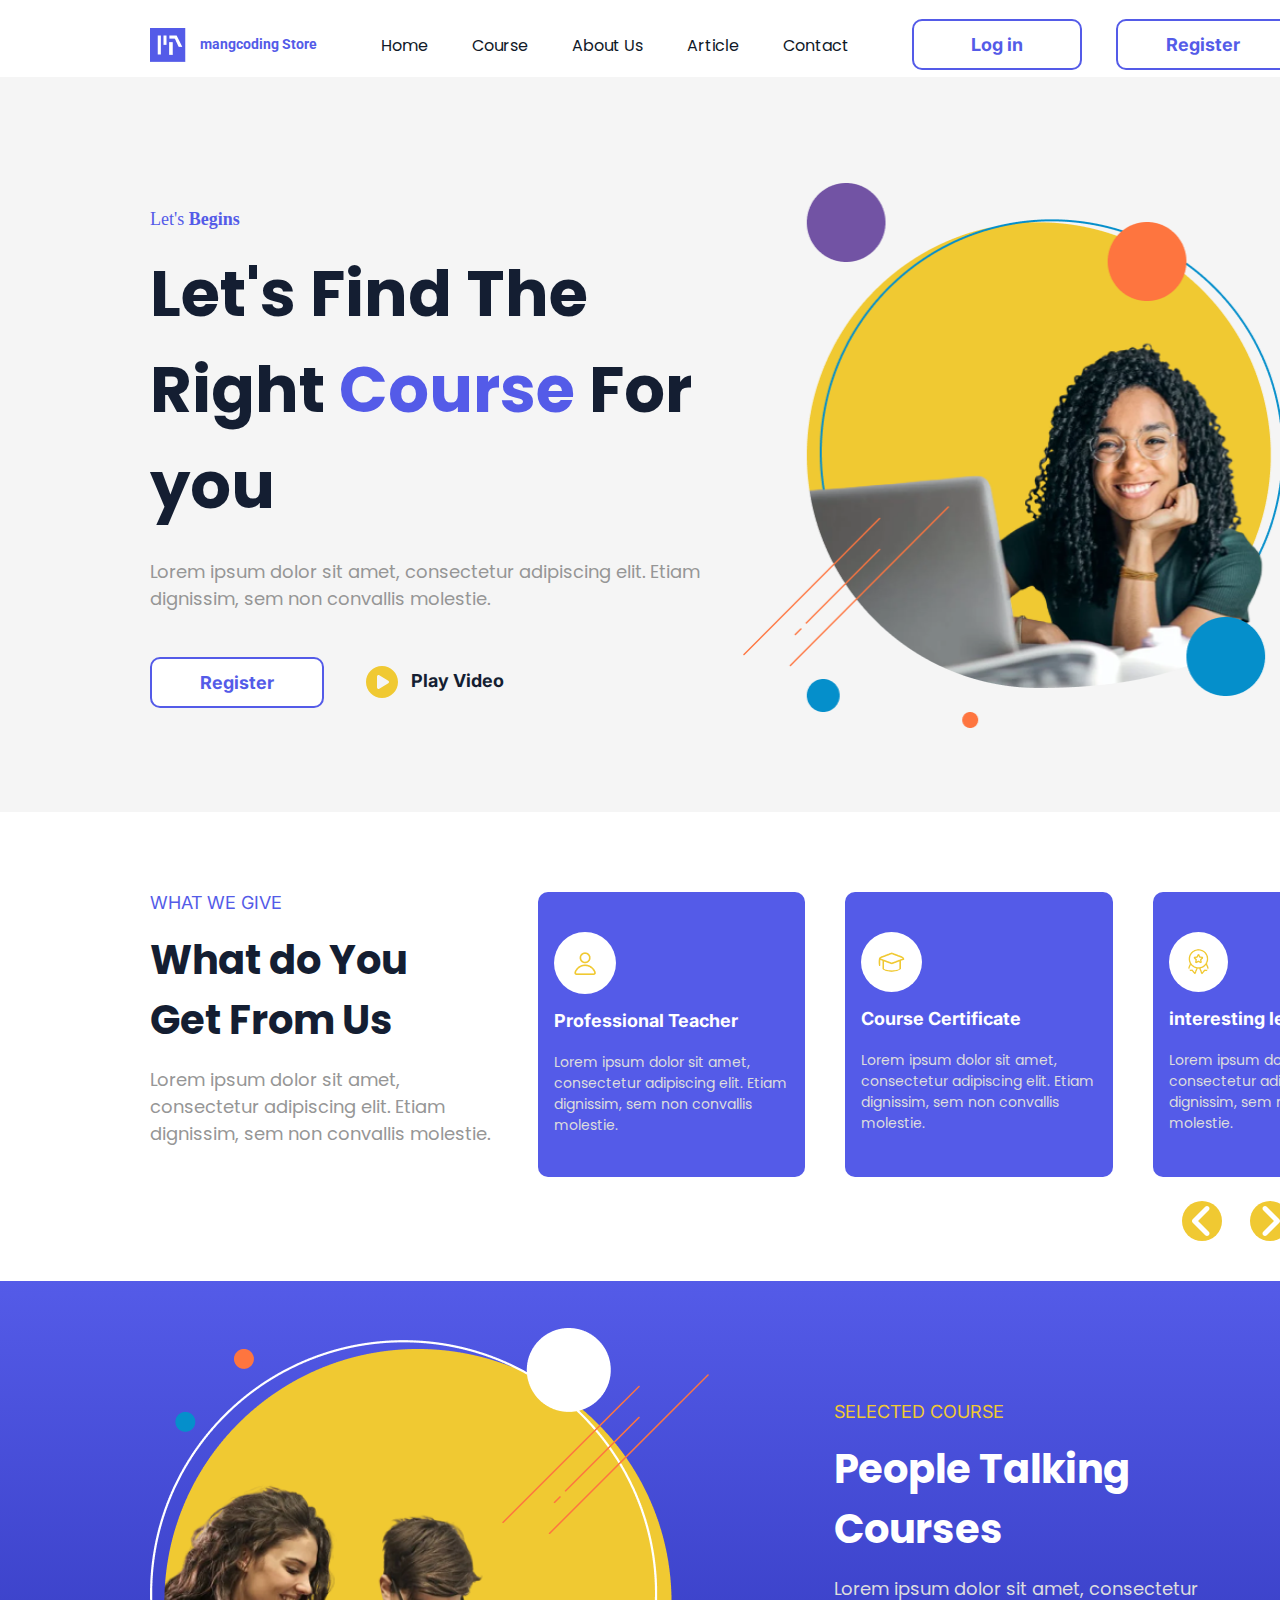
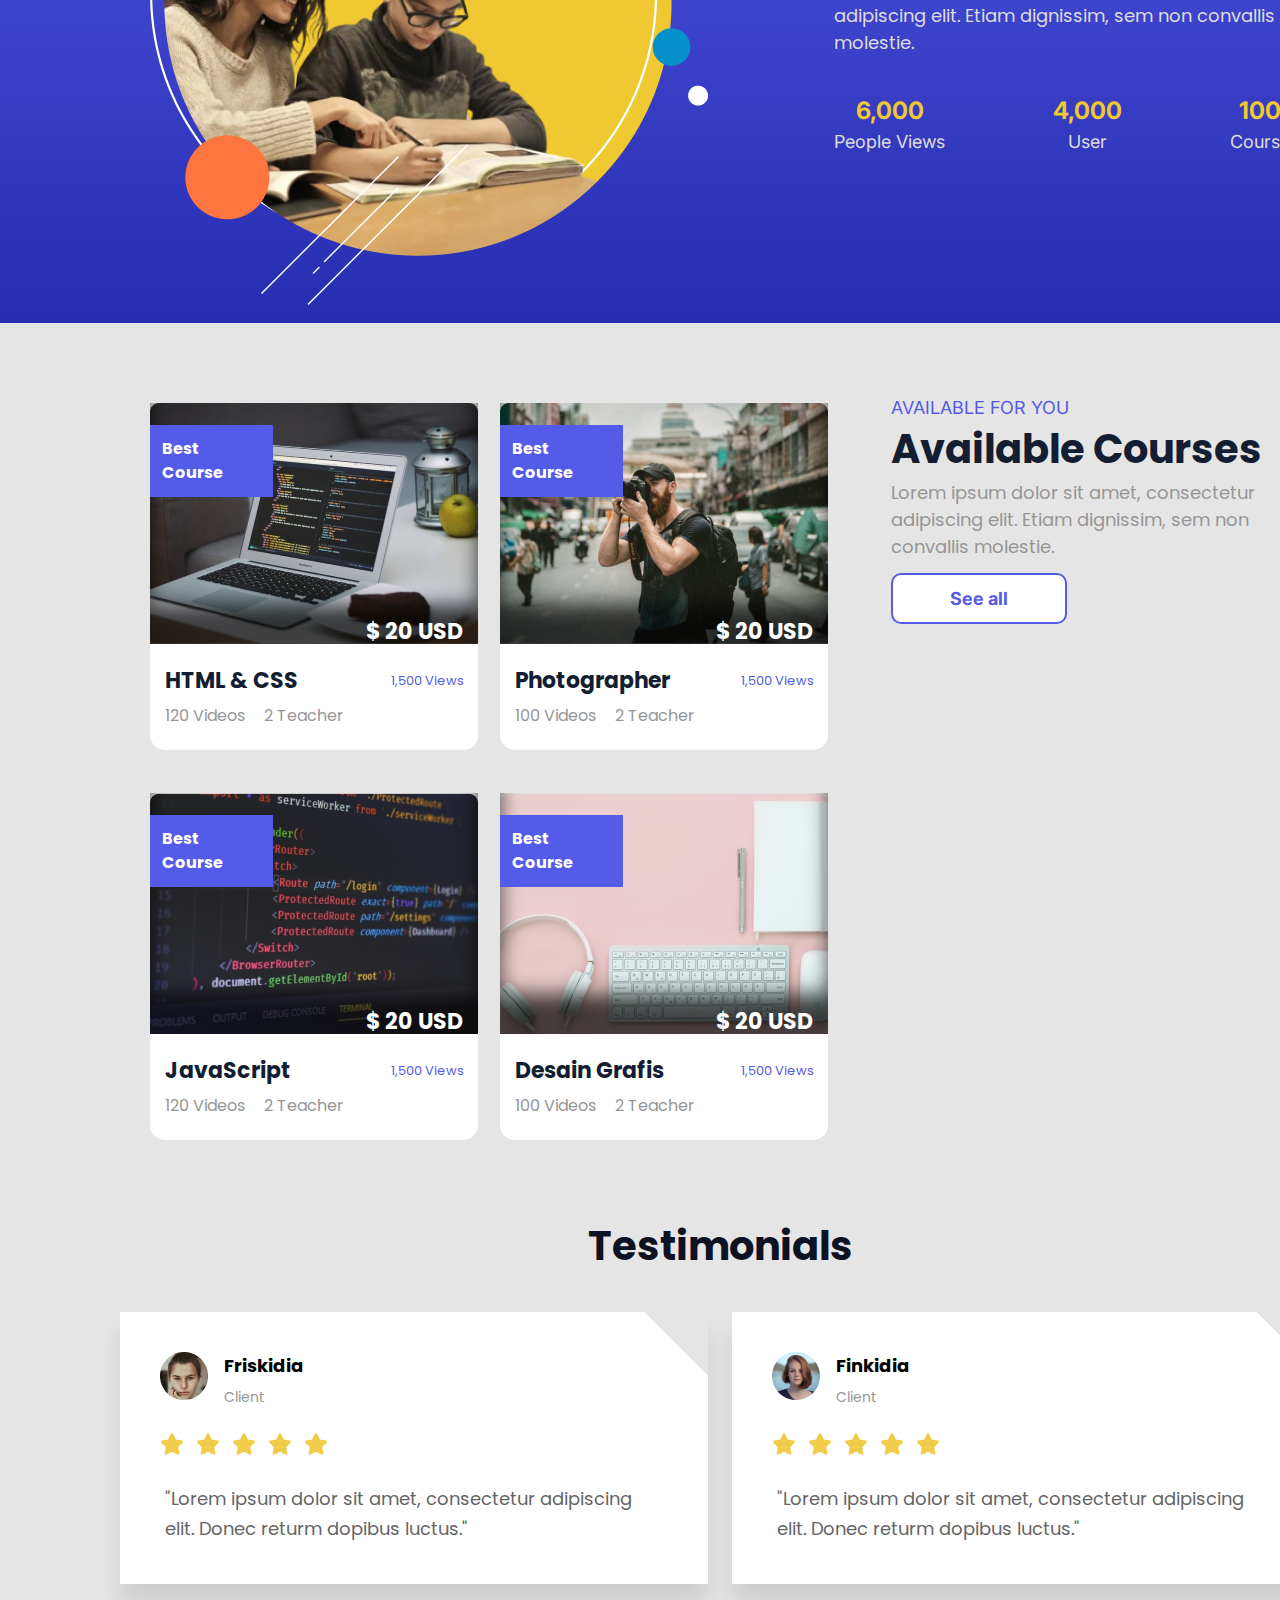
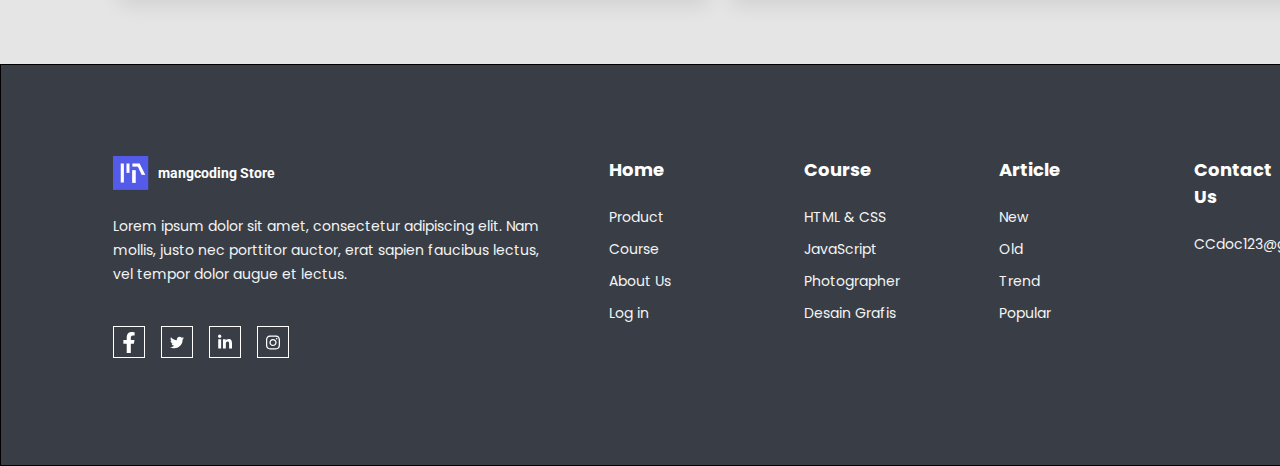
<file: 5/index.html>
<!DOCTYPE html>
<html lang="en">
<head>
    <meta charset="UTF-8">
    <meta http-equiv="X-UA-Compatible" content="IE=edge">
    <meta name="viewport" content="width=device-width, initial-scale=1">
    <link rel="stylesheet" href="assets/css/style.css">
    <link rel="preconnect" href="https://fonts.googleapis.com">
    <link rel="preconnect" href="https://fonts.gstatic.com" crossorigin>
    <link href="https://fonts.googleapis.com/css2?family=Inter:wght@400;500;700&family=Poppins:wght@400;500;700&family=Roboto:wght@400;500;700&display=swap" rel="stylesheet">
    <title>Courses</title>
</head>
<body>
    <!--------------Header-------------->
<header class="header">
    <div class="header__inner">
        <div class="header__logo">
            <img class="header__img" 
                srcset="assets/img/Logo.png,
                assets/img/Logo@2x.png 2x"
                src="assets/img/Logo.png" alt="Logo">
            <span class="logo__text">mangcoding Store</span>
        </div><!-- header__logo -->
        <nav class="header__nav">
                <a class="nav__link" href="#">Home</a>
                <a class="nav__link" href="#">Course</a>
                <a class="nav__link" href="#">About Us</a>
                <a class="nav__link" href="#">Article</a>
                <a class="nav__link" href="#">Contact</a>
        </nav>
        <div class="header__btn">
                <a class="btn__log" href="#">Log in</a>
                <a class="btn__register" href="#">Register</a>
        </div><!-- header__btn -->
    </div><!-- header__inner -->
</header><!-- header -->
<!-- -----------------------Intro------------------ -->
<div class="intro">
    <div class="intro__inner">
        <div class="intro__content">
            <div class="intro__start">Let's <span class="fontWeight-bold">Begins</span></div>
            <h2 class="intro__title">
                Let's Find The Right <span class="color-blue">Course</span> For you
            </h2>
            <div class="intro__text">
                Lorem ipsum dolor sit amet, consectetur adipiscing elit. Etiam 
                dignissim, sem non convallis molestie.
            </div>
            <div class="intro__btn">
                <a class="btn__register" href="#">Register</a>
                <a class="btn__play" href="#">
                   <svg display="none">
                    <symbol id="circle-play" viewBox="0 0 512 512">
                        <path d="M512 256c0 141.4-114.6 256-256 256S0 397.4 0 256S114.6 0 256 0S512 114.6 512 256zM188.3 147.1c-7.6 4.2-12.3 12.3-12.3 20.9V344c0 8.7 4.7 16.7 12.3 20.9s16.8 4.1 24.3-.5l144-88c7.1-4.4 11.5-12.1 11.5-20.5s-4.4-16.1-11.5-20.5l-144-88c-7.4-4.5-16.7-4.7-24.3-.5z"/>
                    </symbol>
                   </svg> 
                   <svg class="circle-play">
                    <use xlink:href="#circle-play"></use> 
                   </svg>
                   <span class="play_text">Play Video</span>
                </a>
            </div>
        </div><!-- intro__content -->
        <div class="intro__photo">
            <img class="intro__img" 
            srcset="assets/img/Img1.png,
            assets/img/Img1@2x.png 2x"
            src="assets/img/Img1.png" alt="Img1">
        </div><!-- intro__img-->
    </div><!-- intro__inner-->
</div><!-- intro-->
<!----------------------Feature----------------->
<div class="feature">
    <div class="feature__inner">
        <div class="feature__item">
            <div class="feature__content">
                <div class="feature__suptitle"> What We Give</div>
                <div class="feature__title"> What do You Get From Us</div>
                <div class="feature__text">
                Lorem ipsum dolor sit amet, consectetur adipiscing elit.
                Etiam dignissim, sem non convallis molestie.
                </div>
         </div><!--feature__content-->
        </div><!-- feature__item -->
        <div class="feature__item">
            <div class="feature__block">
                <div class="feature__photo">
                <img class="feature__img feature__img-1" 
                srcset="assets/img/Teacher.png,
                assets/img/Teacher@2x.png 2x"
                src="assets/img/Teacher.png" alt="Teacher">
                </div><!--feature__photo-->
                <h4 class="block__title">Professional Teacher</h4>
                <div class="block__text">Lorem ipsum dolor sit amet, consectetur adipiscing elit.
                    Etiam dignissim, sem non convallis molestie.
                </div>
            </div><!--feature__block-->
            <div class="feature__block">
                <div class="feature__photo">
                <img class="feature__img feature__img-2" 
                srcset="assets/img/Course.png,
                assets/img/Course@2x.png 2x"
                src="assets/img/Course.png" alt="Teacher">
                </div><!--feature__photo-->
                <h4 class="block__title">Course Certificate</h4>
                <div class="block__text">Lorem ipsum dolor sit amet, consectetur adipiscing elit.
                    Etiam dignissim, sem non convallis molestie.
                </div>
            </div><!--feature__block-->
            <div class="feature__block">
                <div class="feature__photo">
                <img class="feature__img feature__img-3" 
                srcset="assets/img/Learning.png,
                assets/img/Learning@2x.png 2x"
                src="assets/img/Learning.png" alt="Teacher">
                </div><!--feature__photo-->
                <h4 class="block__title">interesting learning</h4>
                <div class="block__text">Lorem ipsum dolor sit amet, consectetur adipiscing elit.
                    Etiam dignissim, sem non convallis molestie.
                </div>
            </div><!--feature__block-->
        </div><!--feature__item-->
    </div><!-- feature__inner--> 
    <div class="feature__btn">
        <a class="btn__prev" href="#">
            <svg display="none">
                <symbol id="prev" viewBox="0 0 320 512">
                    <path d="M41.4 233.4c-12.5 12.5-12.5 32.8 0 45.3l160 160c12.5 12.5 32.8 12.5 45.3 0s12.5-32.8 0-45.3L109.3 256 246.6 118.6c12.5-12.5 12.5-32.8 0-45.3s-32.8-12.5-45.3 0l-160 160z"/>
                </symbol>
            </svg>
            <svg class="prev">
                <use xlink:href="#prev"></use>
            </svg>
        </a>
        <a class="btn__next" href="#">
            <svg display="none">
                <symbol id="next" viewBox="0 0 320 512">
                    <path d="M278.6 233.4c12.5 12.5 12.5 32.8 0 45.3l-160 160c-12.5 12.5-32.8 12.5-45.3 0s-12.5-32.8 0-45.3L210.7 256 73.4 118.6c-12.5-12.5-12.5-32.8 0-45.3s32.8-12.5 45.3 0l160 160z"/>
                </symbol>
            </svg>
            <svg class="next">
                <use xlink:href="#next"></use>
            </svg>
        </a>
    </div><!--feature__btn-->
</div><!-- feature -->

<!-------------------------Course---------------------------->

<div class="course">
    <div class="course__inner">
       <div class="course__photo">
        <img class="course__img"
        srcset="assets/img/People.png,
        assets/img/People@2x.png 2x"
        src="assets/img/People.png" alt="People">
       </div><!--course__photo-->
       <div class="course__content">
        <div class="course__suptitle">Selected Course</div>
        <div class="course__title">People Talking <br> Courses</div>
        <div class="course__text">Lorem ipsum dolor sit amet, consectetur 
            adipiscing elit. Etiam dignissim, sem non convallis molestie.</div>
            <div class="course__statistics">
        <div class="course__stats">
            <div class="course__number course__number-1">6,000</div>
            <div class="course__users">People Views</div>
        </div>
        <div class="course__stats">
            <div class="course__number">4,000</div>
            <div class="course__users course__users-2">User</div>
        </div>
        <div class="course__stats">
            <div class="course__number">100</div>
            <div class="course__users">Course</div>
        </div>
       </div>
    </div><!--course__content-->
       
    </div><!--course__inner-->
</div><!--course-->

<!-----------------------Available--------------------------------->
<div class="available">
    <div class="available__inner">
        <div class="available__course">
            <div class="available__item">
            <div class="available__photo available__photo-1">
                <div class="photo__course">
                    <div class="photo__course-view">Best Course</div>
                    <div class="photo__course-price">$ 20 USD</div>
                </div>
            </div><!--available__photo-->
            <div class="available__content">
                <div class="available__about">
                <div class="available__content-course">HTML &amp; CSS</div>
                <div class="available__content-views">1,500 Views</div>
            </div>
            <div class="available__lessons">
                <span class="lessons__videos">120 Videos</span>
                <span class="lessons__teacher">2 Teacher</span>
            </div>
            </div><!--available__content-->
        </div><!--available__item-->

        <div class="available__item">
            <div class="available__photo available__photo-2">
                <div class="photo__course">
                    <div class="photo__course-view">Best Course</div>
                    <div class="photo__course-price">$ 20 USD</div>
                </div>
            </div><!--available__photo-->
            <div class="available__content">
                <div class="available__about">
                <div class="available__content-course">Photographer</div>
                <div class="available__content-views">1,500 Views</div>
            </div>
            <div class="available__lessons">
                <span class="lessons__videos">100 Videos</span>
                <span class="lessons__teacher">2 Teacher</span>
            </div>
            </div><!--available__content-->
        </div><!--available__item-->

        <div class="available__item">
            <div class="available__photo available__photo-3">
                <div class="photo__course">
                    <div class="photo__course-view">Best Course</div>
                    <div class="photo__course-price">$ 20 USD</div>
                </div>
            </div><!--available__photo-->
            <div class="available__content">
                <div class="available__about">
                <div class="available__content-course">JavaScript</div>
                <div class="available__content-views">1,500 Views</div>
            </div>
            <div class="available__lessons">
                <span class="lessons__videos">120 Videos</span>
                <span class="lessons__teacher">2 Teacher</span>
            </div>
            </div><!--available__content-->
        </div><!--available__item-->

        <div class="available__item">
            <div class="available__photo available__photo-4">
                <div class="photo__course">
                    <div class="photo__course-view">Best Course</div>
                    <div class="photo__course-price">$ 20 USD</div>
                </div>
            </div><!--available__photo-->
            <div class="available__content">
                <div class="available__about">
                <div class="available__content-course">Desain Grafis</div>
                <div class="available__content-views">1,500 Views</div>
            </div>
            <div class="available__lessons">
                <span class="lessons__videos">100 Videos</span>
                <span class="lessons__teacher">2 Teacher</span>
            </div>
            </div><!--available__content-->
        </div><!--available__item-->
        
        
        </div><!--available__course-->
        <div class="available__info">
            <div class="info__suptitle">Available For You</div>
            <div class="info__title">Available Courses</div>
            <div class="info__text">Lorem ipsum dolor sit amet, consectetur adipiscing elit. 
                Etiam dignissim, sem non convallis molestie.</div>
            <a class="info__btn" href="#">See all</a>
        </div>
    </div><!--available__inner-->
</div><!--available-->

<!-----------------Testimonials--------------------------------->
<div class="testimonials">
    <div class="testimonials__title">Testimonials</div>
    <div class="testimonials__review">
        <div class="review__content">
            <div class="review__info">
                <img class="review__img" 
                srcset="assets/img/Friskidia.png,
                assets/img/Friskidia@2x.png 2x"
                src="assets/img/Friskidia.png" alt="Friskidia">
                <div class="review__about">
                    <div class="review__name">Friskidia</div>
                    <div class="review__client">Client</div>
                </div>
            </div><!--review__info-->
            <svg display="none">
                <symbol id="star" viewBox="0 0 576 512">
                    <path d="M316.9 18C311.6 7 300.4 0 288.1 0s-23.4 7-28.8 18L195 150.3 51.4 171.5c-12 1.8-22 10.2-25.7 21.7s-.7 24.2 7.9 32.7L137.8 329 113.2 474.7c-2 12 3 24.2 12.9 31.3s23 8 33.8 2.3l128.3-68.5 128.3 68.5c10.8 5.7 23.9 4.9 33.8-2.3s14.9-19.3 12.9-31.3L438.5 329 542.7 225.9c8.6-8.5 11.7-21.2 7.9-32.7s-13.7-19.9-25.7-21.7L381.2 150.3 316.9 18z"/>
                </symbol>
            </svg>
            <svg class="star star-1">
                <use xlink:href="#star"></use>
            </svg>
            <svg class="star">
                <use xlink:href="#star"></use>
            </svg>
            <svg class="star">
                <use xlink:href="#star"></use>
            </svg>
            <svg class="star">
                <use xlink:href="#star"></use>
            </svg>
            <svg class="star">
                <use xlink:href="#star"></use>
            </svg>
            <div class="review__text">"Lorem ipsum dolor sit amet, consectetur adipiscing elit.
                Donec returm dopibus luctus."
            </div>
        </div><!--review__content-->

        <div class="review__content">
            <div class="review__info">
                <img class="review__img" 
                srcset="assets/img/Finkidia.png,
                assets/img/Finkidia@2x.png 2x"
                src="assets/img/Finkidia.png" alt="Friskidia">
                <div class="review__about">
                    <div class="review__name">Finkidia</div>
                    <div class="review__client">Client</div>
                </div>
            </div><!--review__info-->
            <svg display="none">
                <symbol id="star" viewBox="0 0 576 512">
                    <path d="M316.9 18C311.6 7 300.4 0 288.1 0s-23.4 7-28.8 18L195 150.3 51.4 171.5c-12 1.8-22 10.2-25.7 21.7s-.7 24.2 7.9 32.7L137.8 329 113.2 474.7c-2 12 3 24.2 12.9 31.3s23 8 33.8 2.3l128.3-68.5 128.3 68.5c10.8 5.7 23.9 4.9 33.8-2.3s14.9-19.3 12.9-31.3L438.5 329 542.7 225.9c8.6-8.5 11.7-21.2 7.9-32.7s-13.7-19.9-25.7-21.7L381.2 150.3 316.9 18z"/>
                </symbol>
            </svg>
            <svg class="star star-1">
                <use xlink:href="#star"></use>
            </svg>
            <svg class="star">
                <use xlink:href="#star"></use>
            </svg>
            <svg class="star">
                <use xlink:href="#star"></use>
            </svg>
            <svg class="star">
                <use xlink:href="#star"></use>
            </svg>
            <svg class="star">
                <use xlink:href="#star"></use>
            </svg>
            <div class="review__text">"Lorem ipsum dolor sit amet, consectetur adipiscing elit.
                Donec returm dopibus luctus."
            </div>
        </div><!--review__content-->
    </div><!--testimonials__review-->
</div><!--testimonials-->

<!---------------------------Footer---------------------------->

<footer class="footer">
    <div class="footer__inner">
        <div class="footer__content">
            <div class="footer__logo">
                <img 
                srcset="assets/img/Logo.png,
                assets/img/Logo@2x.png 2x"
                src="assets/img/Logo.png" alt="Logo">
                <div class="footer__title">mangcoding Store</div>
            </div><!--footer__logo-->
            <div class="footer__text">Lorem ipsum dolor sit amet, consectetur adipiscing elit.
                Nam mollis, justo nec porttitor auctor, erat sapien faucibus lectus, vel tempor
                dolor augue et lectus.
            </div>
            <div class="footer__social">
                <a class="social__icon" href="#">
                    <svg display="none">
                        <symbol id="facebook" viewBox="0 0 320 512">
                            <path d="M279.14 288l14.22-92.66h-88.91v-60.13c0-25.35 12.42-50.06 52.24-50.06h40.42V6.26S260.43 0 225.36 0c-73.22 0-121.08 44.38-121.08 124.72v70.62H22.89V288h81.39v224h100.17V288z"/>
                        </symbol>
                    </svg>
                    <svg class="facebook">
                        <use xlink:href="#facebook"></use>
                    </svg>
                </a>

                <a class="social__icon" href="#">
                    <svg display="none">
                        <symbol id="twitter" viewBox="0 0 512 512">
                            <path d="M459.37 151.716c.325 4.548.325 9.097.325 13.645 0 138.72-105.583 298.558-298.558 298.558-59.452 0-114.68-17.219-161.137-47.106 8.447.974 16.568 1.299 25.34 1.299 49.055 0 94.213-16.568 130.274-44.832-46.132-.975-84.792-31.188-98.112-72.772 6.498.974 12.995 1.624 19.818 1.624 9.421 0 18.843-1.3 27.614-3.573-48.081-9.747-84.143-51.98-84.143-102.985v-1.299c13.969 7.797 30.214 12.67 47.431 13.319-28.264-18.843-46.781-51.005-46.781-87.391 0-19.492 5.197-37.36 14.294-52.954 51.655 63.675 129.3 105.258 216.365 109.807-1.624-7.797-2.599-15.918-2.599-24.04 0-57.828 46.782-104.934 104.934-104.934 30.213 0 57.502 12.67 76.67 33.137 23.715-4.548 46.456-13.32 66.599-25.34-7.798 24.366-24.366 44.833-46.132 57.827 21.117-2.273 41.584-8.122 60.426-16.243-14.292 20.791-32.161 39.308-52.628 54.253z"/>
                        </symbol>
                    </svg>
                    <svg class="twitter">
                        <use xlink:href="#twitter"></use>
                    </svg>
                </a>

                <a class="social__icon" href="#">
                    <svg display="none">
                        <symbol id="linkedIn" viewBox="0 0 448 512">
                            <path d="M100.28 448H7.4V148.9h92.88zM53.79 108.1C24.09 108.1 0 83.5 0 53.8a53.79 53.79 0 0 1 107.58 0c0 29.7-24.1 54.3-53.79 54.3zM447.9 448h-92.68V302.4c0-34.7-.7-79.2-48.29-79.2-48.29 0-55.69 37.7-55.69 76.7V448h-92.78V148.9h89.08v40.8h1.3c12.4-23.5 42.69-48.3 87.88-48.3 94 0 111.28 61.9 111.28 142.3V448z"/>
                        </symbol>
                    </svg>
                    <svg class="linkedIn">
                        <use xlink:href="#linkedIn"></use>
                    </svg>
                </a>

                <a class="social__icon" href="#">
                    <svg display="none">
                        <symbol id="instagram" viewBox="0 0 448 512">
                            <path d="M224.1 141c-63.6 0-114.9 51.3-114.9 114.9s51.3 114.9 114.9 114.9S339 319.5 339 255.9 287.7 141 224.1 141zm0 189.6c-41.1 0-74.7-33.5-74.7-74.7s33.5-74.7 74.7-74.7 74.7 33.5 74.7 74.7-33.6 74.7-74.7 74.7zm146.4-194.3c0 14.9-12 26.8-26.8 26.8-14.9 0-26.8-12-26.8-26.8s12-26.8 26.8-26.8 26.8 12 26.8 26.8zm76.1 27.2c-1.7-35.9-9.9-67.7-36.2-93.9-26.2-26.2-58-34.4-93.9-36.2-37-2.1-147.9-2.1-184.9 0-35.8 1.7-67.6 9.9-93.9 36.1s-34.4 58-36.2 93.9c-2.1 37-2.1 147.9 0 184.9 1.7 35.9 9.9 67.7 36.2 93.9s58 34.4 93.9 36.2c37 2.1 147.9 2.1 184.9 0 35.9-1.7 67.7-9.9 93.9-36.2 26.2-26.2 34.4-58 36.2-93.9 2.1-37 2.1-147.8 0-184.8zM398.8 388c-7.8 19.6-22.9 34.7-42.6 42.6-29.5 11.7-99.5 9-132.1 9s-102.7 2.6-132.1-9c-19.6-7.8-34.7-22.9-42.6-42.6-11.7-29.5-9-99.5-9-132.1s-2.6-102.7 9-132.1c7.8-19.6 22.9-34.7 42.6-42.6 29.5-11.7 99.5-9 132.1-9s102.7-2.6 132.1 9c19.6 7.8 34.7 22.9 42.6 42.6 11.7 29.5 9 99.5 9 132.1s2.7 102.7-9 132.1z"/>
                        </symbol>
                    </svg>
                    <svg class="instagram">
                        <use xlink:href="#instagram"></use>
                    </svg>
                </a>
            </div><!--footer__social-->
        </div><!--footer__info-->
        <div class="footer__info">
            <div class="info__nav">
                <div class="info__nav-title">Home</div>
                <nav class="info__nav-list">
                    <a class="info__nav-link" href="#">Product</a>
                    <a class="info__nav-link" href="#">Course</a>
                    <a class="info__nav-link" href="#">About Us</a>
                    <a class="info__nav-link" href="#">Log in</a>
                </nav>
            </div>
            <div class="info__nav">
                <div class="info__nav-title">Course</div>
                <nav class="info__nav-list">
                    <a class="info__nav-link" href="#">HTML &amp; CSS</a>
                    <a class="info__nav-link" href="#">JavaScript</a>
                    <a class="info__nav-link" href="#">Photographer</a>
                    <a class="info__nav-link" href="#">Desain Grafis</a>
                </nav>
            </div>
            <div class="info__nav">
                <div class="info__nav-title">Article</div>
                <nav class="info__nav-list">
                    <a class="info__nav-link" href="#">New</a>
                    <a class="info__nav-link" href="#">Old</a>
                    <a class="info__nav-link" href="#">Trend</a>
                    <a class="info__nav-link" href="#">Popular</a>
                </nav>
            </div>
            <div class="info__nav">
                <div class="info__nav-title">Contact Us</div>
                <nav class="info__nav-list">
                    <a class="info__nav-link" href="#">CCdoc123@gmail.com</a>
                </nav>
            </div>
        </div><!--footer__info-->
    </div><!--footer__inner-->
</footer>
</body>
</html>
</file>
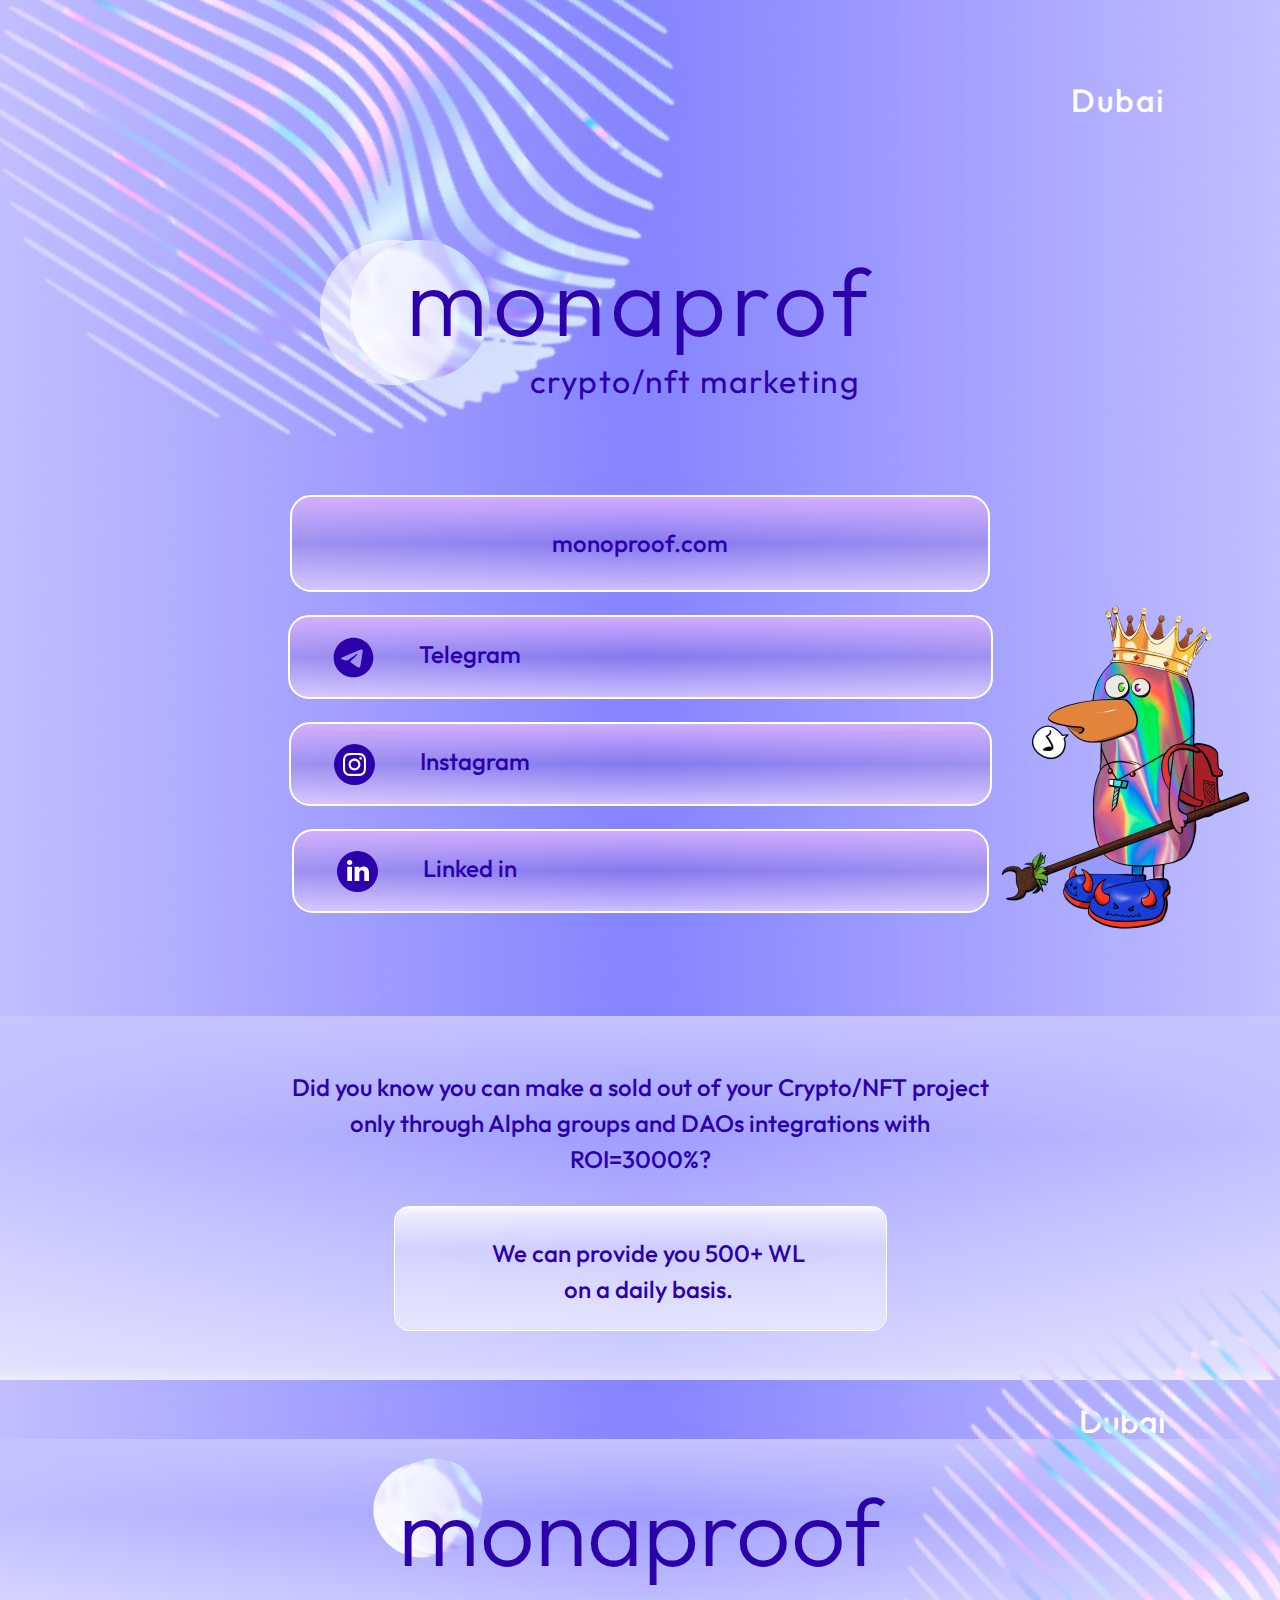
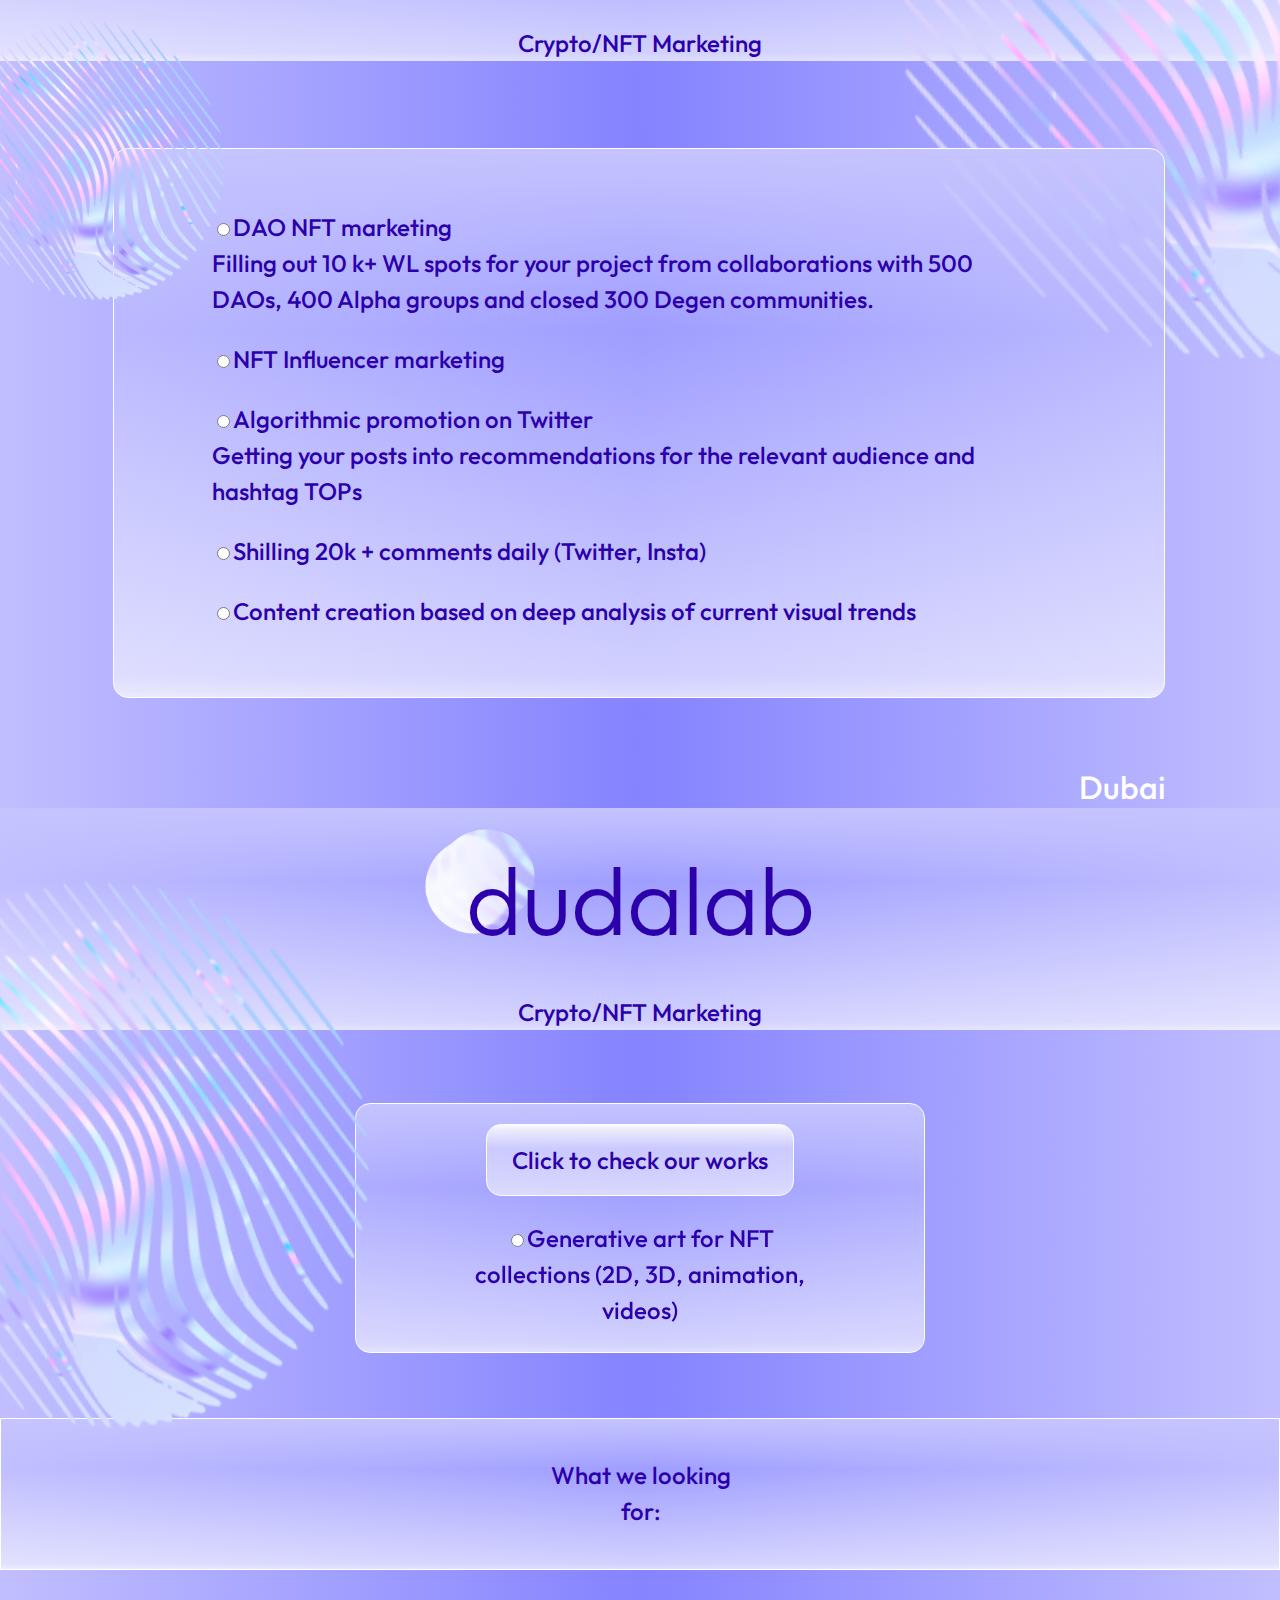
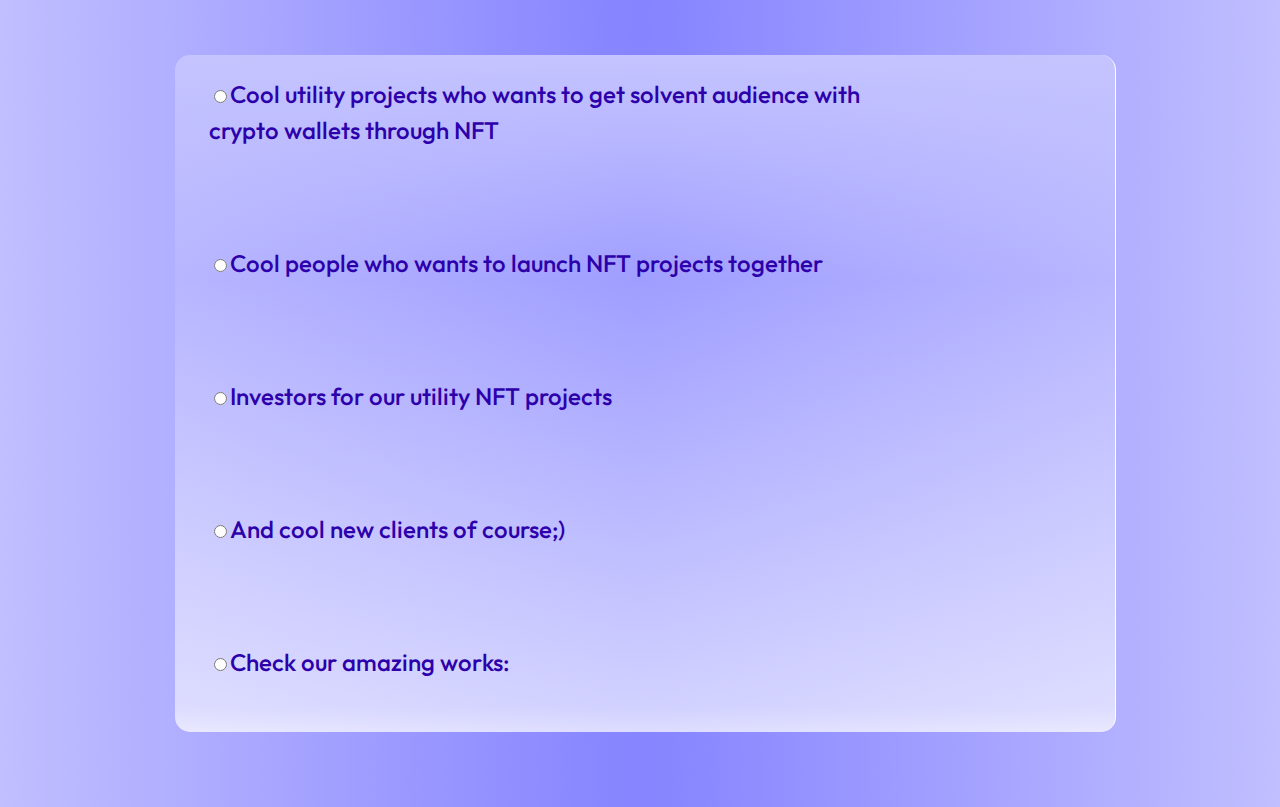
<file: 6/index.html>
<!DOCTYPE html>
<html lang="en">
<head>
	<meta charset="UTF-8">
	<link rel="stylesheet" href="assets/css/style.css">
	<meta name="viewport" content="width=device-width, initial-scale=1">
	<link rel="preconnect" href="https://fonts.googleapis.com">
	<link rel="preconnect" href="https://fonts.gstatic.com" crossorigin>
	<link href="https://fonts.googleapis.com/css2?family=Outfit:wght@100;200;300;400;500;600;700;800;900&display=swap" rel="stylesheet">
	<title>Monaprof</title>
</head>
<body>
<main>
<!---------------------------header------------------------------>
<header class="header">
<div class="header__inner">
<div class="header__photo">
	<img class="header__img" 
	srcset="assets/images/Image1.png,
	assets/images/Image1@2x.png 2x"
	src="assets/images/Image1.png" alt="Image1">
	</div>
	<span class="header__text">Dubai</span>
</div><!--header__inner-->
</header><!--header-->

<div class="intro">
	<div class="intro__content">
	<div class="intro__photo">
		<img class="intro__img" 
		srcset="assets/images/Ellipse1.png,
		assets/images/Ellipse1@2x.png 2x"
		src="assets/images/Ellipse1.png" alt="Elipse">
		<img class="intro__img intro__img-rect"
		srcset="assets/images/Rectangle1.png,
		assets/images/Rectangle1@2x.png, 2x"
		src="assets/images/Rectangle1.png" alt="Rectangle1">
	</div>
		<div class="intro__title">monaprof</div>
		<div class="intro__subtitle">Crypto/NFT Marketing</div>
	</div><!--intro__content-->
	
	<div class="intro__webs">
		<div class="webs__item">
			<a class="item__content" href="https://monaproof.notion.site/Dudalab-Dubai-NFT-Design-23a4923651ca43a18f28159dfbc38fae">monoproof.com</a>
		</div>
		<div class="webs__item">
			<a class="item__content item__content-mes" href="https://t.me/nftdaocall">
			<svg display="none">
				<symbol id="telegram__img"  viewBox="0 0 496 512"><path d="M248,8C111.033,8,0,119.033,0,256S111.033,504,248,504,496,392.967,496,256,384.967,8,248,8ZM362.952,176.66c-3.732,39.215-19.881,134.378-28.1,178.3-3.476,18.584-10.322,24.816-16.948,25.425-14.4,1.326-25.338-9.517-39.287-18.661-21.827-14.308-34.158-23.215-55.346-37.177-24.485-16.135-8.612-25,5.342-39.5,3.652-3.793,67.107-61.51,68.335-66.746.153-.655.3-3.1-1.154-4.384s-3.59-.849-5.135-.5q-3.283.746-104.608,69.142-14.845,10.194-26.894,9.934c-8.855-.191-25.888-5.006-38.551-9.123-15.531-5.048-27.875-7.717-26.8-16.291q.84-6.7,18.45-13.7,108.446-47.248,144.628-62.3c68.872-28.647,83.183-33.623,92.511-33.789,2.052-.034,6.639.474,9.61,2.885a10.452,10.452,0,0,1,3.53,6.716A43.765,43.765,0,0,1,362.952,176.66Z"/></symbol>
			</svg>
			<svg class="telegram__img">
				<use xlink:href="#telegram__img"></use>
			</svg>
			Telegram</a>
		
		</div>
		<div class="webs__item">
			<a class="item__content item__content-inst" href="https://www.instagram.com/levgallery/?hl=en">
			<svg display="none">
				<symbol id="instagram__img"  viewBox="0 0 41 41">
				
				<circle cx="20.5" cy="20.5" r="20.5" fill="#2C00AB"/>
			<path d="M31.9355 15.7582C31.8802 14.5336 31.6824 13.6958 31.4018 12.9638C31.1073 12.2088 30.7162 11.5643 30.0767 10.9289C29.4372 10.2936 28.7976 9.89311 28.0431 9.60308C27.3115 9.31765 26.4742 9.1243 25.2503 9.06906C24.0219 9.01381 23.6308 9 20.5114 9C17.3873 9 16.9963 9.01381 15.7724 9.06906C14.5486 9.1243 13.7112 9.32226 12.9797 9.60308C12.2205 9.89772 11.5764 10.289 10.9415 10.9289C10.3065 11.5689 9.90625 12.2088 9.61639 12.9638C9.33574 13.6958 9.1379 14.5336 9.08269 15.7582C9.02747 16.9874 9.01367 17.3787 9.01367 20.5C9.01367 23.6259 9.02747 24.0172 9.08269 25.2418C9.1379 26.4664 9.33574 27.3042 9.61639 28.0362C9.91085 28.7912 10.3019 29.4357 10.9415 30.0711C11.5764 30.711 12.2205 31.1069 12.9751 31.3969C13.7066 31.6823 14.544 31.8757 15.7678 31.9309C16.9963 31.9862 17.3873 32 20.5068 32C23.6308 32 24.0219 31.9862 25.2457 31.9309C26.4696 31.8757 27.3069 31.6777 28.0385 31.3969C28.793 31.1023 29.4372 30.711 30.0721 30.0711C30.707 29.4311 31.1073 28.7912 31.3971 28.0362C31.6824 27.3042 31.8756 26.4664 31.9309 25.2418C31.9861 24.0126 31.9999 23.6213 31.9999 20.5C31.9999 17.3787 31.9907 16.9828 31.9355 15.7582ZM29.8696 25.1497C29.819 26.273 29.6304 26.8853 29.474 27.2858C29.2669 27.8199 29.0139 28.2066 28.609 28.6117C28.2041 29.0168 27.8222 29.2608 27.2839 29.4772C26.879 29.6337 26.2671 29.8225 25.1491 29.8731C23.9391 29.9283 23.5756 29.9422 20.5022 29.9422C17.4288 29.9422 17.0653 29.9283 15.8552 29.8731C14.7326 29.8225 14.1207 29.6337 13.7204 29.4772C13.1867 29.27 12.8002 29.0168 12.3953 28.6117C11.9905 28.2066 11.7466 27.8245 11.5304 27.2858C11.3739 26.8807 11.1853 26.2684 11.1347 25.1497C11.0795 23.939 11.0657 23.5753 11.0657 20.5C11.0657 17.4247 11.0795 17.061 11.1347 15.8503C11.1853 14.727 11.3739 14.1147 11.5304 13.7142C11.7374 13.1801 11.9905 12.7934 12.3953 12.3883C12.8002 11.9832 13.1821 11.7392 13.7204 11.5228C14.1253 11.3663 14.7372 11.1775 15.8552 11.1269C17.0653 11.0717 17.4288 11.0578 20.5022 11.0578C23.5756 11.0578 23.9391 11.0717 25.1491 11.1269C26.2717 11.1775 26.8836 11.3663 27.2839 11.5228C27.8176 11.73 28.2041 11.9832 28.609 12.3883C29.0139 12.7934 29.2577 13.1755 29.474 13.7142C29.6304 14.1193 29.819 14.7316 29.8696 15.8503C29.9249 17.061 29.9387 17.4247 29.9387 20.5C29.9387 23.5753 29.9203 23.939 29.8696 25.1497Z" fill="url(#paint0_linear_65_179)"/>
			<path d="M20.5023 14.5889C17.2357 14.5889 14.5947 17.236 14.5947 20.5C14.5947 23.7686 17.2403 26.4111 20.5023 26.4111C23.7644 26.4111 26.4099 23.7594 26.4099 20.5C26.4099 17.2314 23.769 14.5889 20.5023 14.5889ZM20.5023 24.3349C18.3859 24.3349 16.6697 22.6177 16.6697 20.5C16.6697 18.3823 18.3859 16.6651 20.5023 16.6651C22.6187 16.6651 24.3349 18.3823 24.3349 20.5C24.3349 22.6177 22.6187 24.3349 20.5023 24.3349Z" fill="white"/>
			<path d="M26.64 15.7398C27.4023 15.7398 28.0203 15.1215 28.0203 14.3587C28.0203 13.5959 27.4023 12.9776 26.64 12.9776C25.8777 12.9776 25.2598 13.5959 25.2598 14.3587C25.2598 15.1215 25.8777 15.7398 26.64 15.7398Z" fill="white"/>
			<path d="M9 20.5C9 23.6259 9.0138 24.0172 9.06901 25.2418C9.12422 26.4664 9.32206 27.3042 9.60272 28.0362C9.89718 28.7912 10.2883 29.4357 10.9278 30.0711C11.5627 30.7064 12.2068 31.1069 12.9614 31.3969C13.6929 31.6823 14.5303 31.8757 15.7542 31.9309C16.9826 31.9862 17.3737 32 20.4931 32C23.6171 32 24.0082 31.9862 25.232 31.9309C26.4559 31.8757 27.2933 31.6777 28.0248 31.3969C28.7794 31.1023 29.4235 30.711 30.0584 30.0711C30.6933 29.4357 31.0936 28.7912 31.3835 28.0362C31.6687 27.3042 31.862 26.4664 31.9172 25.2418C31.9724 24.0126 31.9862 23.6213 31.9862 20.5C31.9862 17.3741 31.9724 16.9828 31.9172 15.7582C31.862 14.5336 31.6641 13.6958 31.3835 12.9638C31.089 12.2088 30.6979 11.5643 30.0584 10.9289C29.4281 10.289 28.784 9.89311 28.0294 9.60308C27.2979 9.31765 26.4605 9.1243 25.2366 9.06906C24.0082 9.01381 23.6171 9 20.4977 9C17.3737 9 16.9826 9.01381 15.7588 9.06906C14.5349 9.1243 13.6975 9.32226 12.966 9.60308C12.2114 9.89772 11.5673 10.289 10.9324 10.9289C10.2975 11.5689 9.89718 12.2088 9.60732 12.9638C9.32206 13.6958 9.12422 14.5336 9.06901 15.7582C9.0138 16.9828 9 17.3741 9 20.5ZM11.075 20.5C11.075 17.4293 11.0888 17.061 11.144 15.8503C11.1946 14.727 11.3833 14.1147 11.5397 13.7142C11.7467 13.1801 11.9998 12.7934 12.4047 12.3883C12.8096 11.9832 13.1914 11.7392 13.7297 11.5228C14.1346 11.3663 14.7465 11.1775 15.8646 11.1269C17.0746 11.0717 17.4381 11.0578 20.5115 11.0578C23.5849 11.0578 23.9484 11.0717 25.1584 11.1269C26.2811 11.1775 26.893 11.3663 27.2933 11.5228C27.827 11.73 28.2134 11.9832 28.6183 12.3883C29.0232 12.7934 29.2671 13.1755 29.4833 13.7142C29.6397 14.1193 29.8284 14.7316 29.879 15.8503C29.9342 17.061 29.948 17.4247 29.948 20.5C29.948 23.5753 29.9342 23.939 29.879 25.1497C29.8284 26.273 29.6397 26.8853 29.4833 27.2858C29.2763 27.8199 29.0232 28.2066 28.6183 28.6117C28.2134 29.0168 27.8316 29.2608 27.2933 29.4772C26.8884 29.6337 26.2765 29.8225 25.1584 29.8731C23.9484 29.9283 23.5849 29.9422 20.5115 29.9422C17.4381 29.9422 17.0746 29.9283 15.8646 29.8731C14.7419 29.8225 14.13 29.6337 13.7297 29.4772C13.196 29.27 12.8096 29.0168 12.4047 28.6117C11.9998 28.2066 11.756 27.8245 11.5397 27.2858C11.3833 26.8807 11.1946 26.2684 11.144 25.1497C11.0842 23.939 11.075 23.5707 11.075 20.5Z" fill="white"/>
<defs>
<linearGradient id="paint0_linear_65_179" x1="28.4497" y1="10.7587" x2="11.8107" y2="31.1448" gradientUnits="userSpaceOnUse">
<stop stop-color="#AE3DAE"/>
<stop offset="0.0468721" stop-color="#B23BA6"/>
<stop offset="0.1216" stop-color="#BD368E"/>
<stop offset="0.2148" stop-color="#CE2E69"/>
<stop offset="0.3216" stop-color="#E62335"/>
<stop offset="0.418" stop-color="#FF1800"/>
</linearGradient>
</defs></symbol>
			</svg>
			<svg class="instagram__img">
				<use xlink:href="#instagram__img"></use>
			</svg>
			Instagram</a>
		</div>
		
		<div class="webs__item">
			<a class="item__content item__content-mes" href="https://t.me/nftdaocall">
			<svg display="none">
				<symbol id="linkedin__img" viewBox="0 0 41 41">
				<circle cx="20.5" cy="20.5" r="20.5" fill="#2C00AB"/>
				<path d="M10 11.4394C10 10.7323 10.2478 10.149 10.7432 9.68939C11.2387 9.22979 11.8829 9 12.6757 9C13.4543 9 14.0843 9.22625 14.5656 9.67879C15.0611 10.1455 15.3089 10.7535 15.3089 11.503C15.3089 12.1818 15.0682 12.7475 14.5869 13.2C14.0914 13.6667 13.4402 13.9 12.6332 13.9H12.612C11.8333 13.9 11.2034 13.6667 10.722 13.2C10.2407 12.7333 10 12.1465 10 11.4394ZM10.2761 30V15.8303H14.9903V30H10.2761ZM17.6023 30H22.3166V22.0879C22.3166 21.5929 22.3732 21.2111 22.4865 20.9424C22.6847 20.4616 22.9855 20.055 23.389 19.7227C23.7925 19.3904 24.2986 19.2242 24.9073 19.2242C26.4929 19.2242 27.2857 20.2919 27.2857 22.4273V30H32V21.8758C32 19.7828 31.5045 18.1955 30.5135 17.1136C29.5225 16.0318 28.213 15.4909 26.5849 15.4909C24.7587 15.4909 23.3359 16.2758 22.3166 17.8455V17.8879H22.2954L22.3166 17.8455V15.8303H17.6023C17.6306 16.2828 17.6448 17.6899 17.6448 20.0515C17.6448 22.4131 17.6306 25.7293 17.6023 30Z" fill="white"/></symbol>
			</svg>
			<svg class="linkedin__img">
				<use xlink:href="#linkedin__img"></use>
			</svg>
			Linked in</a>
		
		</div>
		<img class="man" src="assets/images/Man.png" alt="">
	</div>
		
	
</div><!--intro-->

<!-------------------------Provide---------------->

<div class="provide">
	<div class="provide__title">Did you know you can make a sold out of your Crypto/NFT project only through Alpha groups and DAOs integrations with 
	<span class="provide__bold">ROI=3000%?</span></div>
	<button class="provide__btn" type="button">We can provide you 500+ WL <br> on a daily basis.</button>
</div><!--provide-->
<!--------------------------MARKETING-------------------------->
<span class="dubai__title"> Dubai</span>
<div class="marketing">
	<div class="marketing__title">monaproof</div>
	<div class="marketing__subtitle">Crypto/NFT Marketing</div>
	<div class="marketing__photo">
		<img class="marketing__img" src="assets/images/Rectangle1.png" alt="">
		<img class="marketing__img-1" src="assets/images/Rectangle1.png" alt="">
		<div class="marketing__photo-2">
		<img class="marketing__img-2" src="assets/images/Image1.png" alt="">
		</div>
	</div><!--marketing__photo-->
</div><!--marketing-->
<div class="marketing__block">
<img class="block__photo" src="assets/images/Image1.png" alt="">
	<div class="marketing__list">
		<p class="list__text">
			<input type="radio" value="DAO">DAO NFT marketing <br>Filling out 10 k+ WL spots for your project from collaborations with 500 DAOs, 400 Alpha groups and closed 300 Degen communities.
		</p>
		<p class="list__text">
			<input type="radio" value="NFT">NFT Influencer marketing
		</p>
		<p class="list__text">
			<input type="radio" value="Alg">Algorithmic promotion on Twitter <br>Getting your posts into recommendations for the relevant audience and hashtag TOPs
		</p>
		<p class="list__text">
			<input type="radio" value="Shilling">Shilling 20k + comments daily (Twitter, Insta)
		</p>
		<p class="list__text">
			<input type="radio" value="Content">Content creation based on deep analysis of current visual trends
		</p>
		</div><!--marketing__list-->
	</div><!--marketing__block-->
	<span class="dubai__title"> Dubai</span>
	<!------------------------DUDALAB------------------>
	
	<div class="dudalab">
		<div class="dudalab__title">dudalab</div>
		<div class="dudalab__subtitle">Crypto/NFT Marketing</div>
		<img class="dudalab__photo" src="assets/images/Rectangle1.png" alt="">
		<img class="dudalab__photo-1" src="assets/images/Rectangle1.png" alt="">
	</div><!--dudalab -->
	
	<div class="dudalab__block">
		<a class="dudalab__button" href="#">Click to check our works</a>
		<p class="dudalab__art">
			<input class="dudalab__text" type="radio" value="art">Generative art for NFT collections (2D, 3D, animation, videos)
			
		</p>
		<img class="dudalab__img" src="assets/images/Image1.png" alt="">
	</div><!--dudalab__block-->
	
	<!---------------looking for--------------------->
	<div class="looking">
		<div class="looking__title">What we looking for:</div>
	</div><!--looking-->
	<div class="looking__block">
	<p class="looking__list">
		<input type="radio" value="utility">Cool utility projects who wants to get solvent audience with <br> crypto wallets through NFT
	</p>
	<p class="looking__list">
		<input type="radio" value="people">Cool people who wants to launch NFT projects together 
	</p>
	<p class="looking__list">
		<input type="radio" value="investors">Investors for our utility NFT projects
	</p>
	<p class="looking__list">
		<input type="radio" value="clients">And cool new clients of course;)
	</p>
	<p class="looking__list">
		<input type="radio" value="works">Check our amazing works:
	</p>
	</div>
</main>
</body>
</html>
</file>
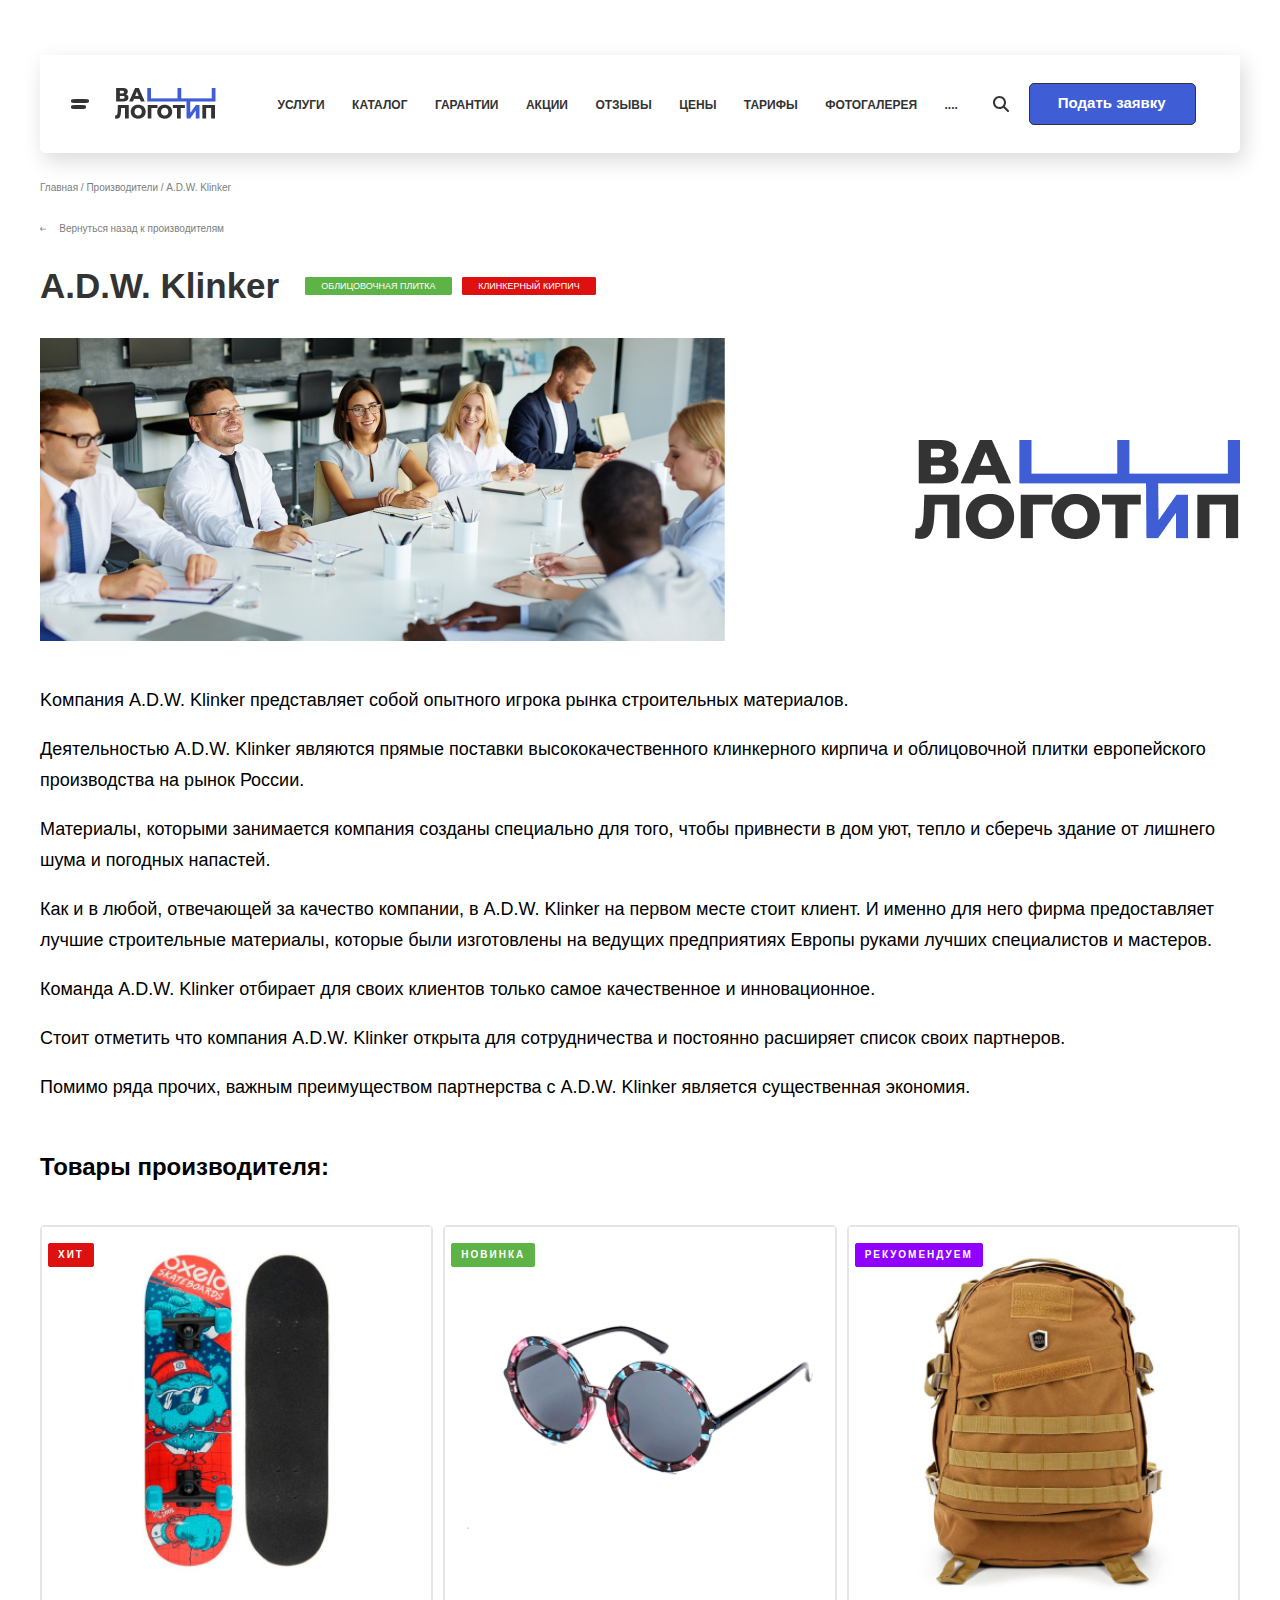
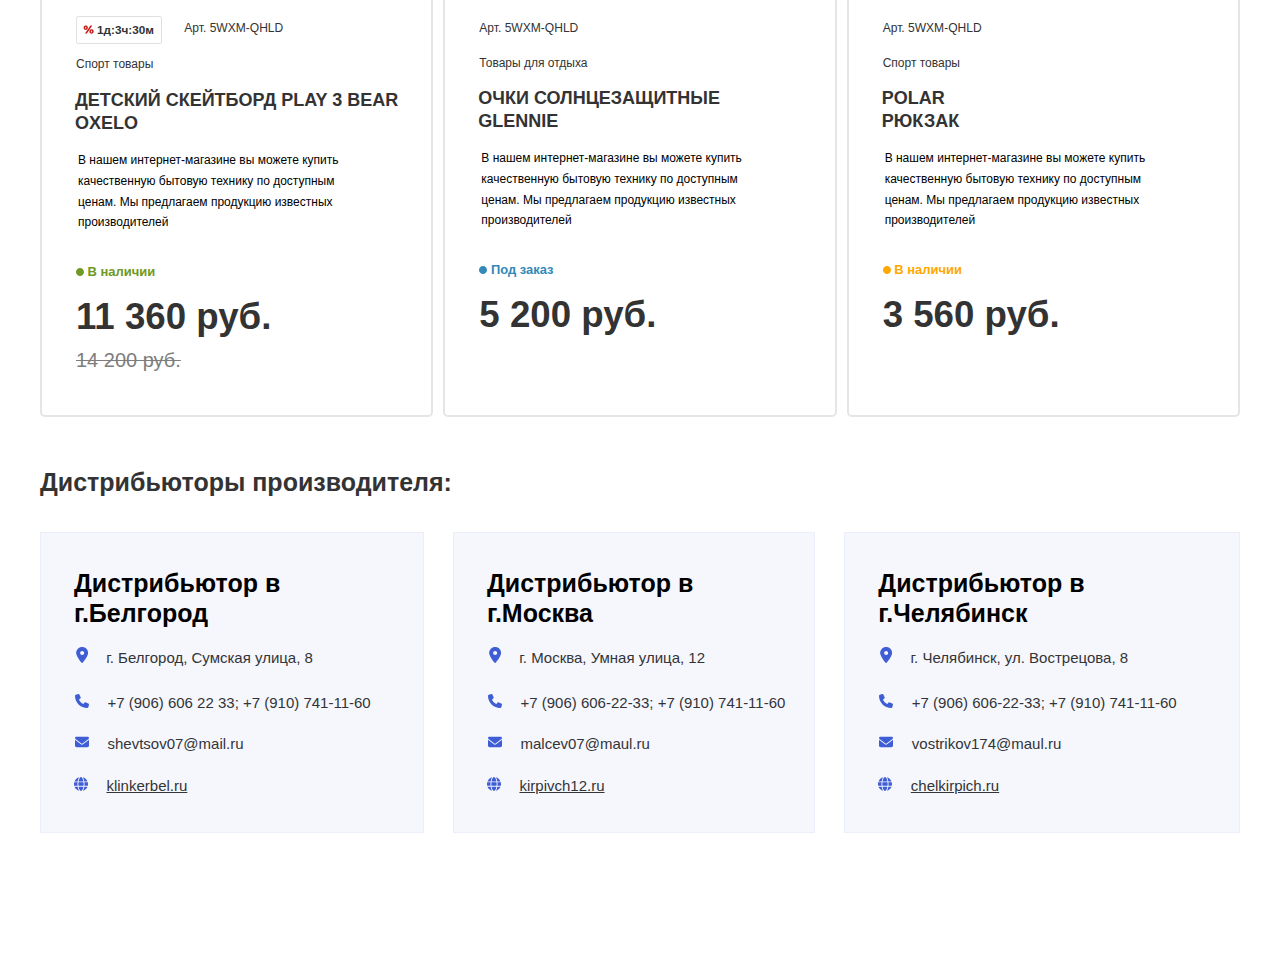
<file: 2/index2.html>
<!DOCTYPE html>
<html lang="en">
<head>
	<meta charset="UTF-8">
	<link rel="stylesheet" href="assets/css/style2.css">
	<meta name="viewport" content="width=device-width, initial-scale=1">
	<link rel="preconnect" href="https://fonts.googleapis.com">
	<link rel="preconnect" href="https://fonts.gstatic.com" crossorigin>
	<link href="https://fonts.googleapis.com/css2?family=Montserrat:ital,wght@0,300;0,400;0,700;1,400&display=swap" rel="stylesheet">
	<title>Производители разводящая</title>
	</head>
	<body>
		<div class="container">
		<header class="header">
			<div class="header__logo">
				<img class="header__img" src="assets/img/HeaderLogo.jpg" alt="">
			</div>
				<nav class="header__nav">
					<ul class="nav__list">
						<li class="nav__link">Услуги</li>
						<li class="nav__link">Каталог</li>
						<li class="nav__link">Гарантии</li>
						<li class="nav__link">Акции</li>
						<li class="nav__link">Отзывы</li>
						<li class="nav__link">Цены</li>
						<li class="nav__link">Тарифы</li>
						<li class="nav__link">Фотогалерея</li>
						<li class="nav__link">....</li>
					</ul>
				</nav>
				<svg display="none">
				
				<symbol id="glass" viewBox="0 0 512 512"><path d="M416 208c0 45.9-14.9 88.3-40 122.7L502.6 457.4c12.5 12.5 12.5 32.8 0 45.3s-32.8 12.5-45.3 0L330.7 376c-34.4 25.2-76.8 40-122.7 40C93.1 416 0 322.9 0 208S93.1 0 208 0S416 93.1 416 208zM208 352c79.5 0 144-64.5 144-144s-64.5-144-144-144S64 128.5 64 208s64.5 144 144 144z"/></symbol>
				</svg>
				<svg class="glass">
					<use xlink:href="#glass"></use>
				</svg>
				<button class="btn" type="button">Подать заявку</button>
		</header>
		<div class="header__content">
			<span class="header__text">Главная</span>
			<span>/</span>
			<span class="header__text">Производители</span>
			<span>/</span>
			<span class="header__text">A.D.W. Klinker</span>
			<div class="header__back">
			<svg display="none">
				<symbol id="arrow" viewBox="0 0 512 512">
					<path d="M109.3 288L480 288c17.7 0 32-14.3 32-32s-14.3-32-32-32l-370.7 0 73.4-73.4c12.5-12.5 12.5-32.8 0-45.3s-32.8-12.5-45.3 0l-128 128c-12.5 12.5-12.5 32.8 0 45.3l128 128c12.5 12.5 32.8 12.5 45.3 0s12.5-32.8 0-45.3L109.3 288z"/>
				</symbol>
			</svg>
			<svg class="arrow">
				<use xlink:href="#arrow"></use>
			</svg>
			<span>Вернуться назад к производителям</span></div>
		</div><!--header__content-->
	</div><!--container-->
	
	<div class="container">
		<div class="intro">
			<div class="intro__inner">
				<div class="intro__title"> A.D.W. Klinker
				</div>
				<div class="intro__works">
					<a class="works__pick" href="">Облицовочная плитка</a>
					<a class="works__pick works__pick-red" href="">Клинкерный кирпич</a>
				</div><!--intro__works-->
			</div><!--intro__inner-->
			<div class="intro__ins">
				<div class="ins__photo">
					<img class="ins__img" src="assets/img/ins__img.jpg" alt="">
				</div>
				<div class="ins__photo2">
					<img class="ins__logo" src="assets/img/insLogo.jpg" alt="">
				</div>
			</div><!--intro__ins-->
			<div class="intro__text">
<p>Kомпания A.D.W. Klinker представляет собой опытного игрока рынка строительных материалов. </p>
				
<p>Деятельностью A.D.W. Klinker являются прямые поставки высококачественного клинкерного кирпича и облицовочной плитки европейского производства на рынок России.</p>

<p>Материалы, которыми занимается компания созданы специально для того, чтобы привнести в дом уют, тепло и сберечь здание от лишнего шума и погодных напастей.</p>

<p>Как и в любой, отвечающей за качество компании, в A.D.W. Klinker на первом месте стоит клиент. И именно для него фирма предоставляет лучшие строительные материалы, которые были изготовлены на ведущих предприятиях Европы руками лучших специалистов и мастеров.</p>

<p>Команда A.D.W. Klinker отбирает для своих клиентов только самое качественное и инновационное.</p>

<p>Стоит отметить что компания A.D.W. Klinker открыта для сотрудничества и постоянно расширяет список своих партнеров.</p>

<p>Помимо ряда прочих, важным преимуществом партнерства с A.D.W. Klinker является существенная экономия.</p>
			</div><!--intro__text-->
		</div><!--intro-->
	</div><!--container-->
	
	<!------------------shop---------------->
	
	<div class="container">
		<div class="shop">
			<h2 class="shop__creator">
			Товары производителя:
			</h2>
			<div class="shop__inner">
				<div class="shop__item">
				<div class="shop__photo">
					<img class="shop__img" src="assets/img/shopScate.jpg" alt="">
					</div>
					<div class="shop__code">
						<div class="shop__discount"> 
						<svg display="none">
						
							<symbol id="percent" viewBox="0 0 12 10"><path d="M2.87265 5.4051C2.18564 5.4051 1.62431 5.18727 1.18865 4.75161C0.752987 4.31595 0.535156 3.71691 0.535156 2.9545C0.535156 2.44344 0.635694 2.00359 0.836768 1.63495C1.03784 1.26631 1.31432 0.985648 1.6662 0.792951C2.02646 0.600255 2.42861 0.503906 2.87265 0.503906C3.31669 0.503906 3.71465 0.600255 4.06653 0.792951C4.42679 0.985648 4.70745 1.26631 4.90853 1.63495C5.1096 2.00359 5.21014 2.44344 5.21014 2.9545C5.21014 3.71691 4.99231 4.31595 4.55665 4.75161C4.12099 5.18727 3.55965 5.4051 2.87265 5.4051ZM8.03775 0.629578H10.1616L4.1545 9.42659H2.03065L8.03775 0.629578ZM2.87265 4.04785C3.03183 4.04785 3.16169 3.96406 3.26223 3.7965C3.37115 3.62056 3.4256 3.3399 3.4256 2.9545C3.4256 2.56911 3.37115 2.29263 3.26223 2.12507C3.16169 1.94913 3.03183 1.86116 2.87265 1.86116C2.71346 1.86116 2.57941 1.94913 2.4705 2.12507C2.36996 2.29263 2.31969 2.56911 2.31969 2.9545C2.31969 3.3399 2.36996 3.62056 2.4705 3.7965C2.57941 3.96406 2.71346 4.04785 2.87265 4.04785ZM9.3196 9.55226C8.6326 9.55226 8.07126 9.33443 7.6356 8.89877C7.19994 8.46311 6.98211 7.86407 6.98211 7.10167C6.98211 6.5906 7.08265 6.15075 7.28372 5.78211C7.4848 5.41348 7.76127 5.13281 8.11315 4.94011C8.47341 4.74742 8.87556 4.65107 9.3196 4.65107C9.76364 4.65107 10.1616 4.74742 10.5135 4.94011C10.8737 5.13281 11.1544 5.41348 11.3555 5.78211C11.5566 6.15075 11.6571 6.5906 11.6571 7.10167C11.6571 7.86407 11.4393 8.46311 11.0036 8.89877C10.5679 9.33443 10.0066 9.55226 9.3196 9.55226ZM9.3196 8.19501C9.47879 8.19501 9.60865 8.11123 9.70918 7.94367C9.8181 7.76773 9.87256 7.48706 9.87256 7.10167C9.87256 6.71627 9.8181 6.4398 9.70918 6.27223C9.60865 6.09629 9.47879 6.00832 9.3196 6.00832C9.16042 6.00832 9.02637 6.09629 8.91745 6.27223C8.81691 6.4398 8.76665 6.71627 8.76665 7.10167C8.76665 7.48706 8.81691 7.76773 8.91745 7.94367C9.02637 8.11123 9.16042 8.19501 9.3196 8.19501Z"/></symbol>
						</svg>
						<svg class="percent"><use xlink:href="#percent"></use></svg>
						1д:3ч:30м</div>
						<div class="shop__art">
							Арт. 5WXM-QHLD
						</div>
					</div><!--shop__code-->
					<div class="shop__products">Спорт товары</div>
					<div class="shop__content">
						<div class="shop__title">Детский скейтборд play 3 bear oxelo</div>
						<div class="shop__text">В нашем интернет-магазине вы можете купить качественную бытовую технику по доступным ценам. Мы предлагаем продукцию известных производителей</div>
					</div>
					<div class="shop__status">
						<svg display="none">
							<symbol id="circle" viewBox="0 0 512 512"><path d="M256 512c141.4 0 256-114.6 256-256S397.4 0 256 0S0 114.6 0 256S114.6 512 256 512z"/></symbol>
						</svg>
						<svg class="circle"
						>
							<use xlink:href="#circle"></use>
						</svg>
						В наличии
					</div>
					<div class="shop__price">11 360 руб.</div>
					<div class="price__discount">
						14 200 руб.
					</div>
					<div class="shop__star"> Хит</div>
				</div><!--shop__item-->
				
				
				<div class="shop__item">
				<div class="shop__photo">
					<img class="shop__img" src="assets/img/shopGlasses.jpg" alt="">
					</div>
					<div class="shop__code">
						<div class="shop__discount shop__discount-none"> 
						<svg display="none">
						
							<symbol id="percent" viewBox="0 0 12 10"><path d="M2.87265 5.4051C2.18564 5.4051 1.62431 5.18727 1.18865 4.75161C0.752987 4.31595 0.535156 3.71691 0.535156 2.9545C0.535156 2.44344 0.635694 2.00359 0.836768 1.63495C1.03784 1.26631 1.31432 0.985648 1.6662 0.792951C2.02646 0.600255 2.42861 0.503906 2.87265 0.503906C3.31669 0.503906 3.71465 0.600255 4.06653 0.792951C4.42679 0.985648 4.70745 1.26631 4.90853 1.63495C5.1096 2.00359 5.21014 2.44344 5.21014 2.9545C5.21014 3.71691 4.99231 4.31595 4.55665 4.75161C4.12099 5.18727 3.55965 5.4051 2.87265 5.4051ZM8.03775 0.629578H10.1616L4.1545 9.42659H2.03065L8.03775 0.629578ZM2.87265 4.04785C3.03183 4.04785 3.16169 3.96406 3.26223 3.7965C3.37115 3.62056 3.4256 3.3399 3.4256 2.9545C3.4256 2.56911 3.37115 2.29263 3.26223 2.12507C3.16169 1.94913 3.03183 1.86116 2.87265 1.86116C2.71346 1.86116 2.57941 1.94913 2.4705 2.12507C2.36996 2.29263 2.31969 2.56911 2.31969 2.9545C2.31969 3.3399 2.36996 3.62056 2.4705 3.7965C2.57941 3.96406 2.71346 4.04785 2.87265 4.04785ZM9.3196 9.55226C8.6326 9.55226 8.07126 9.33443 7.6356 8.89877C7.19994 8.46311 6.98211 7.86407 6.98211 7.10167C6.98211 6.5906 7.08265 6.15075 7.28372 5.78211C7.4848 5.41348 7.76127 5.13281 8.11315 4.94011C8.47341 4.74742 8.87556 4.65107 9.3196 4.65107C9.76364 4.65107 10.1616 4.74742 10.5135 4.94011C10.8737 5.13281 11.1544 5.41348 11.3555 5.78211C11.5566 6.15075 11.6571 6.5906 11.6571 7.10167C11.6571 7.86407 11.4393 8.46311 11.0036 8.89877C10.5679 9.33443 10.0066 9.55226 9.3196 9.55226ZM9.3196 8.19501C9.47879 8.19501 9.60865 8.11123 9.70918 7.94367C9.8181 7.76773 9.87256 7.48706 9.87256 7.10167C9.87256 6.71627 9.8181 6.4398 9.70918 6.27223C9.60865 6.09629 9.47879 6.00832 9.3196 6.00832C9.16042 6.00832 9.02637 6.09629 8.91745 6.27223C8.81691 6.4398 8.76665 6.71627 8.76665 7.10167C8.76665 7.48706 8.81691 7.76773 8.91745 7.94367C9.02637 8.11123 9.16042 8.19501 9.3196 8.19501Z"/></symbol>
						</svg>
						<svg class="percent"><use xlink:href="#percent"></use></svg>
						</div>
						<div class="shop__art">
							Арт. 5WXM-QHLD
						</div>
					</div><!--shop__code-->
					<div class="shop__products">Товары для отдыха</div>
					<div class="shop__content">
						<div class="shop__title">Очки солнцезащитные GLENNIE</div>
						<div class="shop__text">В нашем интернет-магазине вы можете купить качественную бытовую технику по доступным ценам. Мы предлагаем продукцию известных производителей</div>
					</div>
					<div class="shop__status shop__status-blue">
						<svg display="none">
						
							<symbol id="circle" viewBox="0 0 512 512"><path d="M256 512c141.4 0 256-114.6 256-256S397.4 0 256 0S0 114.6 0 256S114.6 512 256 512z"/></symbol>
						</svg>
						<svg class="circle circle-red circle-blue"
						>
							<use xlink:href="#circle"></use>
						</svg>
						Под заказ
					</div>
					<div class="shop__price">5 200 руб.</div>
					
					<div class="shop__star shop__star-new"> Новинка</div>
				</div><!--shop__item-->
				
				
				<div class="shop__item">
				<div class="shop__photo">
					<img class="shop__img" src="assets/img/shopBag.jpg" alt="">
					</div>
					<div class="shop__code">
						<div class="shop__discount shop__discount-none"> 
						<svg display="none">
						
							<symbol id="percent" viewBox="0 0 12 10"><path d="M2.87265 5.4051C2.18564 5.4051 1.62431 5.18727 1.18865 4.75161C0.752987 4.31595 0.535156 3.71691 0.535156 2.9545C0.535156 2.44344 0.635694 2.00359 0.836768 1.63495C1.03784 1.26631 1.31432 0.985648 1.6662 0.792951C2.02646 0.600255 2.42861 0.503906 2.87265 0.503906C3.31669 0.503906 3.71465 0.600255 4.06653 0.792951C4.42679 0.985648 4.70745 1.26631 4.90853 1.63495C5.1096 2.00359 5.21014 2.44344 5.21014 2.9545C5.21014 3.71691 4.99231 4.31595 4.55665 4.75161C4.12099 5.18727 3.55965 5.4051 2.87265 5.4051ZM8.03775 0.629578H10.1616L4.1545 9.42659H2.03065L8.03775 0.629578ZM2.87265 4.04785C3.03183 4.04785 3.16169 3.96406 3.26223 3.7965C3.37115 3.62056 3.4256 3.3399 3.4256 2.9545C3.4256 2.56911 3.37115 2.29263 3.26223 2.12507C3.16169 1.94913 3.03183 1.86116 2.87265 1.86116C2.71346 1.86116 2.57941 1.94913 2.4705 2.12507C2.36996 2.29263 2.31969 2.56911 2.31969 2.9545C2.31969 3.3399 2.36996 3.62056 2.4705 3.7965C2.57941 3.96406 2.71346 4.04785 2.87265 4.04785ZM9.3196 9.55226C8.6326 9.55226 8.07126 9.33443 7.6356 8.89877C7.19994 8.46311 6.98211 7.86407 6.98211 7.10167C6.98211 6.5906 7.08265 6.15075 7.28372 5.78211C7.4848 5.41348 7.76127 5.13281 8.11315 4.94011C8.47341 4.74742 8.87556 4.65107 9.3196 4.65107C9.76364 4.65107 10.1616 4.74742 10.5135 4.94011C10.8737 5.13281 11.1544 5.41348 11.3555 5.78211C11.5566 6.15075 11.6571 6.5906 11.6571 7.10167C11.6571 7.86407 11.4393 8.46311 11.0036 8.89877C10.5679 9.33443 10.0066 9.55226 9.3196 9.55226ZM9.3196 8.19501C9.47879 8.19501 9.60865 8.11123 9.70918 7.94367C9.8181 7.76773 9.87256 7.48706 9.87256 7.10167C9.87256 6.71627 9.8181 6.4398 9.70918 6.27223C9.60865 6.09629 9.47879 6.00832 9.3196 6.00832C9.16042 6.00832 9.02637 6.09629 8.91745 6.27223C8.81691 6.4398 8.76665 6.71627 8.76665 7.10167C8.76665 7.48706 8.81691 7.76773 8.91745 7.94367C9.02637 8.11123 9.16042 8.19501 9.3196 8.19501Z"/></symbol>
						</svg>
						<svg class="percent"><use xlink:href="#percent"></use></svg>
						1д:3ч:30м</div>
						<div class="shop__art">
							Арт. 5WXM-QHLD
						</div>
					</div><!--shop__code-->
					<div class="shop__products">Спорт товары</div>
					<div class="shop__content">
						<div class="shop__title">Polar <br> Рюкзак</div>
						<div class="shop__text">В нашем интернет-магазине вы можете купить качественную бытовую технику по доступным ценам. Мы предлагаем продукцию известных производителей</div>
					</div>
					<div class="shop__status shop__status-orange">
						<svg display="none">
						
							<symbol id="circle" viewBox="0 0 512 512"><path d="M256 512c141.4 0 256-114.6 256-256S397.4 0 256 0S0 114.6 0 256S114.6 512 256 512z"/></symbol>
						</svg>
						<svg class="circle circle-orange"
						>
							<use xlink:href="#circle"></use>
						</svg>
						В наличии
					</div>
					<div class="shop__price">3 560 руб.</div>
					
					<div class="shop__star shop__star-purple"> Рекуомендуем</div>
				</div><!--shop__item-->
				
			</div><!--shop__inner-->
		</div><!--shop-->
	</div><!--container-->
	
	<div class="container">
		<div class="distributor">
			<div class="distributor__title"> Дистрибьюторы производителя: </div>
			<div class="distributor__inner">
				<div class="distributor__item">
					<div class="distributor__city">
					Дистрибьютор в г.Белгород</div>
					<div class="distributor__outside">
					<svg display="none">
						<symbol id="location-dot" viewBox="0 0 384 512"><path d="M215.7 499.2C267 435 384 279.4 384 192C384 86 298 0 192 0S0 86 0 192c0 87.4 117 243 168.3 307.2c12.3 15.3 35.1 15.3 47.4 0zM192 256c-35.3 0-64-28.7-64-64s28.7-64 64-64s64 28.7 64 64s-28.7 64-64 64z"/></symbol>
					</svg>
				  <svg class="location-dot">
				  	<use xlink:href="#location-dot"></use>
				  </svg>
					г. Белгород, Сумская улица, 8</div>
					<div class="distributor__number">
					<svg display="none">
						<symbol id="phone" viewBox="0 0 512 512"><path d="M164.9 24.6c-7.7-18.6-28-28.5-47.4-23.2l-88 24C12.1 30.2 0 46 0 64C0 311.4 200.6 512 448 512c18 0 33.8-12.1 38.6-29.5l24-88c5.3-19.4-4.6-39.7-23.2-47.4l-96-40c-16.3-6.8-35.2-2.1-46.3 11.6L304.7 368C234.3 334.7 177.3 277.7 144 207.3L193.3 167c13.7-11.2 18.4-30 11.6-46.3l-40-96z"/></symbol>
					</svg>
					<svg class="phone">
						<use xlink:href="#phone"></use>
					</svg>
					<span class="distributor__phone"> +7 (906) 606 22 33; +7 (910) 741-11-60</span>
					</div>
					<div class="distributor__email">
						<svg display="none">
							<symbol id="evelope-email" viewBox="0 0 512 512"><path d="M48 64C21.5 64 0 85.5 0 112c0 15.1 7.1 29.3 19.2 38.4L236.8 313.6c11.4 8.5 27 8.5 38.4 0L492.8 150.4c12.1-9.1 19.2-23.3 19.2-38.4c0-26.5-21.5-48-48-48H48zM0 176V384c0 35.3 28.7 64 64 64H448c35.3 0 64-28.7 64-64V176L294.4 339.2c-22.8 17.1-54 17.1-76.8 0L0 176z"/></symbol>
						</svg>
						<svg class="evelope-email">
							<use xlink:href="#evelope-email"></use>
						</svg>
						<span class="email">shevtsov07@mail.ru</span>
					</div>
					<div class="distributor__link">
					<svg display="none">
						<symbol id="globe" viewBox="0 0 512 512"><path d="M352 256c0 22.2-1.2 43.6-3.3 64H163.3c-2.2-20.4-3.3-41.8-3.3-64s1.2-43.6 3.3-64H348.7c2.2 20.4 3.3 41.8 3.3 64zm28.8-64H503.9c5.3 20.5 8.1 41.9 8.1 64s-2.8 43.5-8.1 64H380.8c2.1-20.6 3.2-42 3.2-64s-1.1-43.4-3.2-64zm112.6-32H376.7c-10-63.9-29.8-117.4-55.3-151.6c78.3 20.7 142 77.5 171.9 151.6zm-149.1 0H167.7c6.1-36.4 15.5-68.6 27-94.7c10.5-23.6 22.2-40.7 33.5-51.5C239.4 3.2 248.7 0 256 0s16.6 3.2 27.8 13.8c11.3 10.8 23 27.9 33.5 51.5c11.6 26 21 58.2 27 94.7zm-209 0H18.6C48.6 85.9 112.2 29.1 190.6 8.4C165.1 42.6 145.3 96.1 135.3 160zM8.1 192H131.2c-2.1 20.6-3.2 42-3.2 64s1.1 43.4 3.2 64H8.1C2.8 299.5 0 278.1 0 256s2.8-43.5 8.1-64zM194.7 446.6c-11.6-26-20.9-58.2-27-94.6H344.3c-6.1 36.4-15.5 68.6-27 94.6c-10.5 23.6-22.2 40.7-33.5 51.5C272.6 508.8 263.3 512 256 512s-16.6-3.2-27.8-13.8c-11.3-10.8-23-27.9-33.5-51.5zM135.3 352c10 63.9 29.8 117.4 55.3 151.6C112.2 482.9 48.6 426.1 18.6 352H135.3zm358.1 0c-30 74.1-93.6 130.9-171.9 151.6c25.5-34.2 45.2-87.7 55.3-151.6H493.4z"/></symbol>
					</svg>
					<svg class="globe">
						<use xlink:href="#globe"></use>
					</svg>
					<a class="link" href="#"> klinkerbel.ru</a>
					</div>
				</div><!--distributor__item-->
				
				<div class="distributor__item">
					<div class="distributor__city">
					Дистрибьютор в г.Москва</div>
					<div class="distributor__outside">
					<svg display="none">
						<symbol id="location-dot" viewBox="0 0 384 512"><path d="M215.7 499.2C267 435 384 279.4 384 192C384 86 298 0 192 0S0 86 0 192c0 87.4 117 243 168.3 307.2c12.3 15.3 35.1 15.3 47.4 0zM192 256c-35.3 0-64-28.7-64-64s28.7-64 64-64s64 28.7 64 64s-28.7 64-64 64z"/></symbol>
					</svg>
				  <svg class="location-dot">
				  	<use xlink:href="#location-dot"></use>
				  </svg>
					г. Москва, Умная улица, 12</div>
					<div class="distributor__number">
					<svg display="none">
						<symbol id="phone" viewBox="0 0 512 512"><path d="M164.9 24.6c-7.7-18.6-28-28.5-47.4-23.2l-88 24C12.1 30.2 0 46 0 64C0 311.4 200.6 512 448 512c18 0 33.8-12.1 38.6-29.5l24-88c5.3-19.4-4.6-39.7-23.2-47.4l-96-40c-16.3-6.8-35.2-2.1-46.3 11.6L304.7 368C234.3 334.7 177.3 277.7 144 207.3L193.3 167c13.7-11.2 18.4-30 11.6-46.3l-40-96z"/></symbol>
					</svg>
					<svg class="phone">
						<use xlink:href="#phone"></use>
					</svg>
					<span class="distributor__phone"> +7 (906) 606-22-33; +7 (910) 741-11-60</span>
					</div>
					<div class="distributor__email">
						<svg display="none">
							<symbol id="evelope-email" viewBox="0 0 512 512"><path d="M48 64C21.5 64 0 85.5 0 112c0 15.1 7.1 29.3 19.2 38.4L236.8 313.6c11.4 8.5 27 8.5 38.4 0L492.8 150.4c12.1-9.1 19.2-23.3 19.2-38.4c0-26.5-21.5-48-48-48H48zM0 176V384c0 35.3 28.7 64 64 64H448c35.3 0 64-28.7 64-64V176L294.4 339.2c-22.8 17.1-54 17.1-76.8 0L0 176z"/></symbol>
						</svg>
						<svg class="evelope-email">
							<use xlink:href="#evelope-email"></use>
						</svg>
						<span class="email">malcev07@maul.ru</span>
					</div>
					<div class="distributor__link">
					<svg display="none">
						<symbol id="globe" viewBox="0 0 512 512"><path d="M352 256c0 22.2-1.2 43.6-3.3 64H163.3c-2.2-20.4-3.3-41.8-3.3-64s1.2-43.6 3.3-64H348.7c2.2 20.4 3.3 41.8 3.3 64zm28.8-64H503.9c5.3 20.5 8.1 41.9 8.1 64s-2.8 43.5-8.1 64H380.8c2.1-20.6 3.2-42 3.2-64s-1.1-43.4-3.2-64zm112.6-32H376.7c-10-63.9-29.8-117.4-55.3-151.6c78.3 20.7 142 77.5 171.9 151.6zm-149.1 0H167.7c6.1-36.4 15.5-68.6 27-94.7c10.5-23.6 22.2-40.7 33.5-51.5C239.4 3.2 248.7 0 256 0s16.6 3.2 27.8 13.8c11.3 10.8 23 27.9 33.5 51.5c11.6 26 21 58.2 27 94.7zm-209 0H18.6C48.6 85.9 112.2 29.1 190.6 8.4C165.1 42.6 145.3 96.1 135.3 160zM8.1 192H131.2c-2.1 20.6-3.2 42-3.2 64s1.1 43.4 3.2 64H8.1C2.8 299.5 0 278.1 0 256s2.8-43.5 8.1-64zM194.7 446.6c-11.6-26-20.9-58.2-27-94.6H344.3c-6.1 36.4-15.5 68.6-27 94.6c-10.5 23.6-22.2 40.7-33.5 51.5C272.6 508.8 263.3 512 256 512s-16.6-3.2-27.8-13.8c-11.3-10.8-23-27.9-33.5-51.5zM135.3 352c10 63.9 29.8 117.4 55.3 151.6C112.2 482.9 48.6 426.1 18.6 352H135.3zm358.1 0c-30 74.1-93.6 130.9-171.9 151.6c25.5-34.2 45.2-87.7 55.3-151.6H493.4z"/></symbol>
					</svg>
					<svg class="globe">
						<use xlink:href="#globe"></use>
					</svg>
					<a class="link" href="#">kirpivch12.ru</a>
					</div>
				</div><!--distributor__item-->
				
				<div class="distributor__item">
					<div class="distributor__city">
					Дистрибьютор в г.Челябинск</div>
					<div class="distributor__outside">
					<svg display="none">
						<symbol id="location-dot" viewBox="0 0 384 512"><path d="M215.7 499.2C267 435 384 279.4 384 192C384 86 298 0 192 0S0 86 0 192c0 87.4 117 243 168.3 307.2c12.3 15.3 35.1 15.3 47.4 0zM192 256c-35.3 0-64-28.7-64-64s28.7-64 64-64s64 28.7 64 64s-28.7 64-64 64z"/></symbol>
					</svg>
				  <svg class="location-dot">
				  	<use xlink:href="#location-dot"></use>
				  </svg>
					г. Челябинск, ул. Вострецова, 8</div>
					<div class="distributor__number">
					<svg display="none">
						<symbol id="phone" viewBox="0 0 512 512"><path d="M164.9 24.6c-7.7-18.6-28-28.5-47.4-23.2l-88 24C12.1 30.2 0 46 0 64C0 311.4 200.6 512 448 512c18 0 33.8-12.1 38.6-29.5l24-88c5.3-19.4-4.6-39.7-23.2-47.4l-96-40c-16.3-6.8-35.2-2.1-46.3 11.6L304.7 368C234.3 334.7 177.3 277.7 144 207.3L193.3 167c13.7-11.2 18.4-30 11.6-46.3l-40-96z"/></symbol>
					</svg>
					<svg class="phone">
						<use xlink:href="#phone"></use>
					</svg>
					<span class="distributor__phone">+7 (906) 606-22-33; +7 (910) 741-11-60</span>
					</div>
					<div class="distributor__email">
						<svg display="none">
							<symbol id="evelope-email" viewBox="0 0 512 512"><path d="M48 64C21.5 64 0 85.5 0 112c0 15.1 7.1 29.3 19.2 38.4L236.8 313.6c11.4 8.5 27 8.5 38.4 0L492.8 150.4c12.1-9.1 19.2-23.3 19.2-38.4c0-26.5-21.5-48-48-48H48zM0 176V384c0 35.3 28.7 64 64 64H448c35.3 0 64-28.7 64-64V176L294.4 339.2c-22.8 17.1-54 17.1-76.8 0L0 176z"/></symbol>
						</svg>
						<svg class="evelope-email">
							<use xlink:href="#evelope-email"></use>
						</svg>
						<span class="email">vostrikov174@maul.ru</span>
					</div>
					<div class="distributor__link">
					<svg display="none">
						<symbol id="globe" viewBox="0 0 512 512"><path d="M352 256c0 22.2-1.2 43.6-3.3 64H163.3c-2.2-20.4-3.3-41.8-3.3-64s1.2-43.6 3.3-64H348.7c2.2 20.4 3.3 41.8 3.3 64zm28.8-64H503.9c5.3 20.5 8.1 41.9 8.1 64s-2.8 43.5-8.1 64H380.8c2.1-20.6 3.2-42 3.2-64s-1.1-43.4-3.2-64zm112.6-32H376.7c-10-63.9-29.8-117.4-55.3-151.6c78.3 20.7 142 77.5 171.9 151.6zm-149.1 0H167.7c6.1-36.4 15.5-68.6 27-94.7c10.5-23.6 22.2-40.7 33.5-51.5C239.4 3.2 248.7 0 256 0s16.6 3.2 27.8 13.8c11.3 10.8 23 27.9 33.5 51.5c11.6 26 21 58.2 27 94.7zm-209 0H18.6C48.6 85.9 112.2 29.1 190.6 8.4C165.1 42.6 145.3 96.1 135.3 160zM8.1 192H131.2c-2.1 20.6-3.2 42-3.2 64s1.1 43.4 3.2 64H8.1C2.8 299.5 0 278.1 0 256s2.8-43.5 8.1-64zM194.7 446.6c-11.6-26-20.9-58.2-27-94.6H344.3c-6.1 36.4-15.5 68.6-27 94.6c-10.5 23.6-22.2 40.7-33.5 51.5C272.6 508.8 263.3 512 256 512s-16.6-3.2-27.8-13.8c-11.3-10.8-23-27.9-33.5-51.5zM135.3 352c10 63.9 29.8 117.4 55.3 151.6C112.2 482.9 48.6 426.1 18.6 352H135.3zm358.1 0c-30 74.1-93.6 130.9-171.9 151.6c25.5-34.2 45.2-87.7 55.3-151.6H493.4z"/></symbol>
					</svg>
					<svg class="globe">
						<use xlink:href="#globe"></use>
					</svg>
					<a class="link" href="#"> chelkirpich.ru</a>
					</div>
				</div><!--distributor__item-->
			</div><!--distributor__inner-->
		</div><!--distributor-->
	</div><!--container-->
	</body>
</html>
</file>
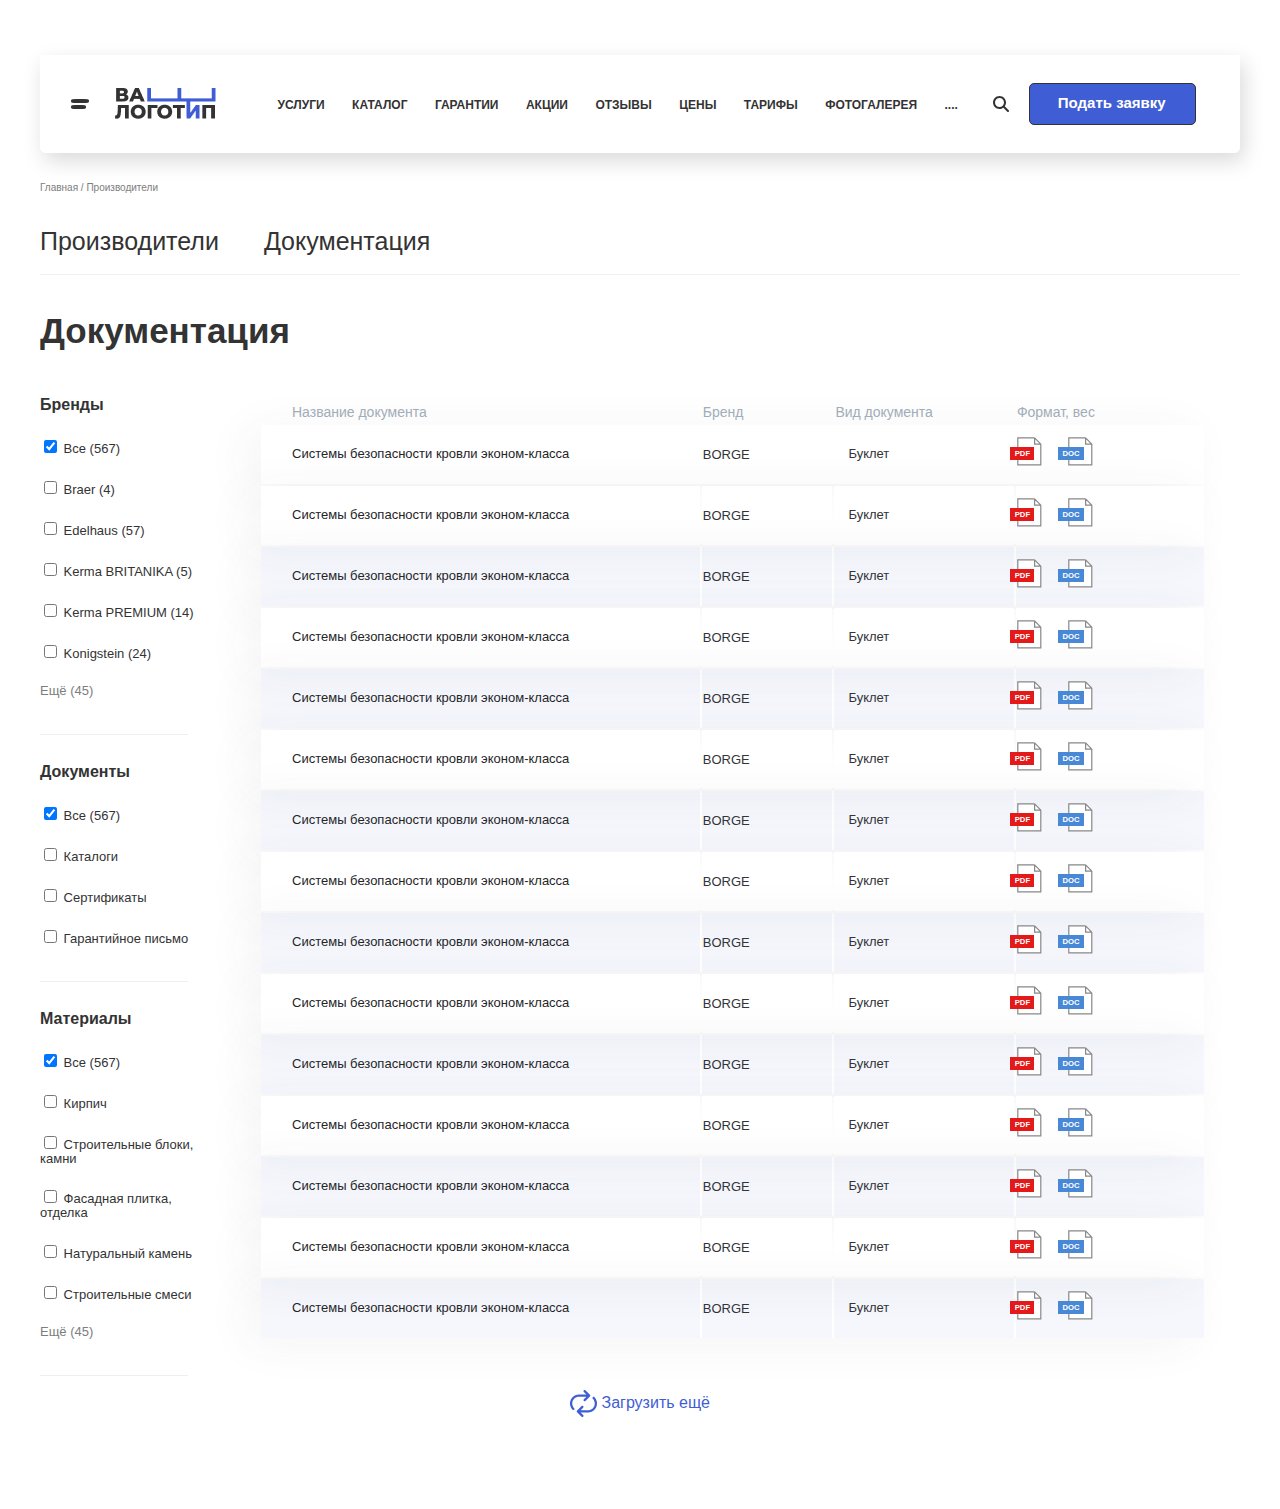
<file: 2/index3.html>
<!DOCTYPE html>
<html lang="en">
<head>
	<meta charset="UTF-8">
	<link rel="stylesheet" href="assets/css/style3.css">
	<meta name="viewport" content="width=device-width, initial-scale=1">
	<link rel="preconnect" href="https://fonts.googleapis.com">
	<link rel="preconnect" href="https://fonts.gstatic.com" crossorigin>
	<link href="https://fonts.googleapis.com/css2?family=Montserrat:ital,wght@0,300;0,400;0,700;1,400&display=swap" rel="stylesheet">
	<title>Производители разводящая</title>
</head>
<body>
<!--header------------------>
<div class="container">
		<header class="header">
			<div class="header__logo">
				<img class="header__img" src="assets/img/HeaderLogo.jpg" alt="">
			</div>
				<nav class="header__nav">
					<ul class="nav__list">
						<li class="nav__link">Услуги</li>
						<li class="nav__link">Каталог</li>
						<li class="nav__link">Гарантии</li>
						<li class="nav__link">Акции</li>
						<li class="nav__link">Отзывы</li>
						<li class="nav__link">Цены</li>
						<li class="nav__link">Тарифы</li>
						<li class="nav__link">Фотогалерея</li>
						<li class="nav__link">....</li>
					</ul>
				</nav>
				<svg display="none">
				
				<symbol id="glass" viewBox="0 0 512 512"><path d="M416 208c0 45.9-14.9 88.3-40 122.7L502.6 457.4c12.5 12.5 12.5 32.8 0 45.3s-32.8 12.5-45.3 0L330.7 376c-34.4 25.2-76.8 40-122.7 40C93.1 416 0 322.9 0 208S93.1 0 208 0S416 93.1 416 208zM208 352c79.5 0 144-64.5 144-144s-64.5-144-144-144S64 128.5 64 208s64.5 144 144 144z"/></symbol>
				</svg>
				<svg class="glass">
					<use xlink:href="#glass"></use>
				</svg>
				<button class="btn" type="button">Подать заявку</button>
		</header>
		<div class="header__content">
			<span class="header__text">Главная</span>
			<span>/</span>
			<span class="header__text">Производители</span>
		</div>
	</div>
<!--	intro            ------------------>
	<div class="container">
		<div class="intro">
		
			<div class="intro__content">
				<span class="intro__text"> Производители</span>
			</div>
				<div class="intro__content">
				<span class="intro__text"> Документация</span>
			</div>
		</div><!--intro-->
	</div><!--container-->
	
	<!-- title__document-->
	<div class="container">
		<div class="document__title">Документация</div>
	</div>
	
	<!----------sidebar-------->
	<div class="container">
	<div class="sidebar">
	<div class="sidebar__section">
		<div class="sidebar__title">Бренды</div>
		<div class="sidebar__list">
			<input class="liv" type="checkbox" value="Все" checked name="link"> Все (567)
		</div>
		<div class="sidebar__list">
			<input type="checkbox" value="Braer" name="link" > Braer (4)
		</div>
		<div class="sidebar__list">
			<input type="checkbox" value="Edelhaus" name="link" > Edelhaus (57)
		</div>
		<div class="sidebar__list">
			<input type="checkbox" value="Kerma"  name="link" > Kerma BRITANIKA (5)
		</div>
		<div class="sidebar__list">
			<input type="checkbox" value="Kerma"  name="link" > Kerma PREMIUM (14)
		</div>
		<div class="sidebar__list">
			<input class="liv" type="checkbox" value="Konigstein"  name="link" > Konigstein (24)
		</div>
		<div class="sidebar__list sidebar__list-li" href="#"> Ещё (45)</div>
		</div><!--sidebar__section-->
		
		<div class="sidebar__section">
		<div class="sidebar__title">Документы</div>
		<div class="sidebar__list">
			<input class="liv" type="checkbox" value="Все" checked name="link"> Все (567)
		</div>
		<div class="sidebar__list">
			<input type="checkbox" value="Braer" name="link" > Каталоги
		</div>
		<div class="sidebar__list">
			<input type="checkbox" value="Edelhaus" name="link" > Сертификаты
		</div>
		<div class="sidebar__list">
			<input type="checkbox" value="Kerma"  name="link" > Гарантийное письмо
		</div>
		
		</div><!--sidebar__section-->
		
		<div class="sidebar__section">
		<div class="sidebar__title">Материалы</div>
		<div class="sidebar__list">
			<input class="liv" type="checkbox" value="Все" checked name="link"> Все (567)
		</div>
		<div class="sidebar__list">
			<input type="checkbox" value="Brick" name="link" > Кирпич
		</div>
		<div class="sidebar__list">
			<input type="checkbox" value="Edelhaus" name="link" > Строительные блоки, камни
		</div>
		<div class="sidebar__list">
			<input type="checkbox" value="Kerma"  name="link" > Фасадная плитка, отделка
		</div>
		<div class="sidebar__list">
			<input type="checkbox" value="Kerma"  name="link" > Натуральный камень
		</div>
		<div class="sidebar__list">
			<input class="liv" type="checkbox" value="Konigstein"  name="link" > Строительные смеси
		</div>
		<div class="sidebar__list sidebar__list-li" href="#"> Ещё (45)</div>
		</div><!--sidebar__section-->

		
		
		
	</div>
	
	</div>
	
	
	<!--documents-->
	<div class="container">
		<div class="documents">
			<table>
				<tr class="documents__list">
					<td class="documents__name">Название документа</td>
					<td class="documents__brand">Бренд</td>
					<td class="documents__view">Вид документа</td>
					<td class="documents__format">Формат, вес</td>
				</tr>
				<tr class="documents__files">
					<td class="files__name">Системы безопасности кровли эконом-класса</td>
					<td class="files__brand">Borge</td>
					<td class="files__view">Буклет</td>
					<td class="files__format">
						<svg display="none">
							<symbol id="files__icon" viewBox="0 0 27 32"><path d="M25.7864 7.74267V30.3788H0.742188V1H19.0437M25.7864 7.74267L19.0437 1M25.7864 7.74267H19.0437V1"></path></symbol>
						</svg>
						<svg class="files__icon">
							<use xlink:href="#files__icon">	</use>
						</svg>
						<div class="files__form">pdf</div>
						
						<svg display="none">
							<symbol id="files__icon" viewBox="0 0 27 32"><path d="M25.7864 7.74267V30.3788H0.742188V1H19.0437M25.7864 7.74267L19.0437 1M25.7864 7.74267H19.0437V1"></path></symbol>
						</svg>
						<svg class="files__icon">
							<use xlink:href="#files__icon">	</use>
						</svg>
						<div class="files__form files__form-doc">doc</div>	
					</td>
				</tr><!--documents__files-->
				
				<tr class="documents__files documents__files-white">
					<td class="files__name">Системы безопасности кровли эконом-класса</td>
					<td class="files__brand">Borge</td>
					<td class="files__view">Буклет</td>
					<td class="files__format">
						<svg display="none">
							<symbol id="files__icon" viewBox="0 0 27 32"><path d="M25.7864 7.74267V30.3788H0.742188V1H19.0437M25.7864 7.74267L19.0437 1M25.7864 7.74267H19.0437V1"></path></symbol>
						</svg>
						<svg class="files__icon">
							<use xlink:href="#files__icon">	</use>
						</svg>
						<div class="files__form">pdf</div>
						
						
						<svg display="none">
							<symbol id="files__icon" viewBox="0 0 27 32"><path d="M25.7864 7.74267V30.3788H0.742188V1H19.0437M25.7864 7.74267L19.0437 1M25.7864 7.74267H19.0437V1"></path></symbol>
						</svg>
						<svg class="files__icon">
							<use xlink:href="#files__icon">	</use>
						</svg>
						<div class="files__form files__form-doc">doc</div>
					
							
					</td>
					
				</tr><!--documents__files-->
				
				<tr class="documents__files documents__files-grey">
					<td class="files__name">Системы безопасности кровли эконом-класса</td>
					<td class="files__brand">Borge</td>
					<td class="files__view">Буклет</td>
					<td class="files__format">
						<svg display="none">
							<symbol id="files__icon" viewBox="0 0 27 32"><path d="M25.7864 7.74267V30.3788H0.742188V1H19.0437M25.7864 7.74267L19.0437 1M25.7864 7.74267H19.0437V1"></path></symbol>
						</svg>
						<svg class="files__icon">
							<use xlink:href="#files__icon">	</use>
						</svg>
						<div class="files__form">pdf</div>
						
						
						<svg display="none">
							<symbol id="files__icon" viewBox="0 0 27 32"><path d="M25.7864 7.74267V30.3788H0.742188V1H19.0437M25.7864 7.74267L19.0437 1M25.7864 7.74267H19.0437V1"></path></symbol>
						</svg>
						<svg class="files__icon">
							<use xlink:href="#files__icon">	</use>
						</svg>
						<div class="files__form files__form-doc">doc</div>
					
							
					</td>
					
				</tr><!--documents__files-->
				<tr class="documents__files documents__files-white">
					<td class="files__name">Системы безопасности кровли эконом-класса</td>
					<td class="files__brand">Borge</td>
					<td class="files__view">Буклет</td>
					<td class="files__format">
						<svg display="none">
							<symbol id="files__icon" viewBox="0 0 27 32"><path d="M25.7864 7.74267V30.3788H0.742188V1H19.0437M25.7864 7.74267L19.0437 1M25.7864 7.74267H19.0437V1"></path></symbol>
						</svg>
						<svg class="files__icon">
							<use xlink:href="#files__icon">	</use>
						</svg>
						<div class="files__form">pdf</div>
						
						
						<svg display="none">
							<symbol id="files__icon" viewBox="0 0 27 32"><path d="M25.7864 7.74267V30.3788H0.742188V1H19.0437M25.7864 7.74267L19.0437 1M25.7864 7.74267H19.0437V1"></path></symbol>
						</svg>
						<svg class="files__icon">
							<use xlink:href="#files__icon">	</use>
						</svg>
						<div class="files__form files__form-doc">doc</div>
					
							
					</td>
					
				</tr><!--documents__files-->
				
				<tr class="documents__files documents__files-grey">
					<td class="files__name">Системы безопасности кровли эконом-класса</td>
					<td class="files__brand">Borge</td>
					<td class="files__view">Буклет</td>
					<td class="files__format">
						<svg display="none">
							<symbol id="files__icon" viewBox="0 0 27 32"><path d="M25.7864 7.74267V30.3788H0.742188V1H19.0437M25.7864 7.74267L19.0437 1M25.7864 7.74267H19.0437V1"></path></symbol>
						</svg>
						<svg class="files__icon">
							<use xlink:href="#files__icon">	</use>
						</svg>
						<div class="files__form">pdf</div>
						
						
						<svg display="none">
							<symbol id="files__icon" viewBox="0 0 27 32"><path d="M25.7864 7.74267V30.3788H0.742188V1H19.0437M25.7864 7.74267L19.0437 1M25.7864 7.74267H19.0437V1"></path></symbol>
						</svg>
						<svg class="files__icon">
							<use xlink:href="#files__icon">	</use>
						</svg>
						<div class="files__form files__form-doc">doc</div>
					
							
					</td>
					
				</tr><!--documents__files-->
				<tr class="documents__files documents__files-white">
					<td class="files__name">Системы безопасности кровли эконом-класса</td>
					<td class="files__brand">Borge</td>
					<td class="files__view">Буклет</td>
					<td class="files__format">
						<svg display="none">
							<symbol id="files__icon" viewBox="0 0 27 32"><path d="M25.7864 7.74267V30.3788H0.742188V1H19.0437M25.7864 7.74267L19.0437 1M25.7864 7.74267H19.0437V1"></path></symbol>
						</svg>
						<svg class="files__icon">
							<use xlink:href="#files__icon">	</use>
						</svg>
						<div class="files__form">pdf</div>
						
						
						<svg display="none">
							<symbol id="files__icon" viewBox="0 0 27 32"><path d="M25.7864 7.74267V30.3788H0.742188V1H19.0437M25.7864 7.74267L19.0437 1M25.7864 7.74267H19.0437V1"></path></symbol>
						</svg>
						<svg class="files__icon">
							<use xlink:href="#files__icon">	</use>
						</svg>
						<div class="files__form files__form-doc">doc</div>
					
							
					</td>
					
				</tr><!--documents__files-->
				
				<tr class="documents__files documents__files-grey">
					<td class="files__name">Системы безопасности кровли эконом-класса</td>
					<td class="files__brand">Borge</td>
					<td class="files__view">Буклет</td>
					<td class="files__format">
						<svg display="none">
							<symbol id="files__icon" viewBox="0 0 27 32"><path d="M25.7864 7.74267V30.3788H0.742188V1H19.0437M25.7864 7.74267L19.0437 1M25.7864 7.74267H19.0437V1"></path></symbol>
						</svg>
						<svg class="files__icon">
							<use xlink:href="#files__icon">	</use>
						</svg>
						<div class="files__form">pdf</div>
						
						
						<svg display="none">
							<symbol id="files__icon" viewBox="0 0 27 32"><path d="M25.7864 7.74267V30.3788H0.742188V1H19.0437M25.7864 7.74267L19.0437 1M25.7864 7.74267H19.0437V1"></path></symbol>
						</svg>
						<svg class="files__icon">
							<use xlink:href="#files__icon">	</use>
						</svg>
						<div class="files__form files__form-doc">doc</div>
					
							
					</td>
					
				</tr><!--documents__files-->
				<tr class="documents__files documents__files-white">
					<td class="files__name">Системы безопасности кровли эконом-класса</td>
					<td class="files__brand">Borge</td>
					<td class="files__view">Буклет</td>
					<td class="files__format">
						<svg display="none">
							<symbol id="files__icon" viewBox="0 0 27 32"><path d="M25.7864 7.74267V30.3788H0.742188V1H19.0437M25.7864 7.74267L19.0437 1M25.7864 7.74267H19.0437V1"></path></symbol>
						</svg>
						<svg class="files__icon">
							<use xlink:href="#files__icon">	</use>
						</svg>
						<div class="files__form">pdf</div>
						
						
						<svg display="none">
							<symbol id="files__icon" viewBox="0 0 27 32"><path d="M25.7864 7.74267V30.3788H0.742188V1H19.0437M25.7864 7.74267L19.0437 1M25.7864 7.74267H19.0437V1"></path></symbol>
						</svg>
						<svg class="files__icon">
							<use xlink:href="#files__icon">	</use>
						</svg>
						<div class="files__form files__form-doc">doc</div>
					
							
					</td>
					
				</tr><!--documents__files-->
				
				<tr class="documents__files documents__files-grey">
					<td class="files__name">Системы безопасности кровли эконом-класса</td>
					<td class="files__brand">Borge</td>
					<td class="files__view">Буклет</td>
					<td class="files__format">
						<svg display="none">
							<symbol id="files__icon" viewBox="0 0 27 32"><path d="M25.7864 7.74267V30.3788H0.742188V1H19.0437M25.7864 7.74267L19.0437 1M25.7864 7.74267H19.0437V1"></path></symbol>
						</svg>
						<svg class="files__icon">
							<use xlink:href="#files__icon">	</use>
						</svg>
						<div class="files__form">pdf</div>
						
						
						<svg display="none">
							<symbol id="files__icon" viewBox="0 0 27 32"><path d="M25.7864 7.74267V30.3788H0.742188V1H19.0437M25.7864 7.74267L19.0437 1M25.7864 7.74267H19.0437V1"></path></symbol>
						</svg>
						<svg class="files__icon">
							<use xlink:href="#files__icon">	</use>
						</svg>
						<div class="files__form files__form-doc">doc</div>
					
							
					</td>
					
				</tr><!--documents__files-->
				<tr class="documents__files documents__files-white">
					<td class="files__name">Системы безопасности кровли эконом-класса</td>
					<td class="files__brand">Borge</td>
					<td class="files__view">Буклет</td>
					<td class="files__format">
						<svg display="none">
							<symbol id="files__icon" viewBox="0 0 27 32"><path d="M25.7864 7.74267V30.3788H0.742188V1H19.0437M25.7864 7.74267L19.0437 1M25.7864 7.74267H19.0437V1"></path></symbol>
						</svg>
						<svg class="files__icon">
							<use xlink:href="#files__icon">	</use>
						</svg>
						<div class="files__form">pdf</div>
						
						
						<svg display="none">
							<symbol id="files__icon" viewBox="0 0 27 32"><path d="M25.7864 7.74267V30.3788H0.742188V1H19.0437M25.7864 7.74267L19.0437 1M25.7864 7.74267H19.0437V1"></path></symbol>
						</svg>
						<svg class="files__icon">
							<use xlink:href="#files__icon">	</use>
						</svg>
						<div class="files__form files__form-doc">doc</div>
					
							
					</td>
					
				</tr><!--documents__files-->
				
				<tr class="documents__files documents__files-grey">
					<td class="files__name">Системы безопасности кровли эконом-класса</td>
					<td class="files__brand">Borge</td>
					<td class="files__view">Буклет</td>
					<td class="files__format">
						<svg display="none">
							<symbol id="files__icon" viewBox="0 0 27 32"><path d="M25.7864 7.74267V30.3788H0.742188V1H19.0437M25.7864 7.74267L19.0437 1M25.7864 7.74267H19.0437V1"></path></symbol>
						</svg>
						<svg class="files__icon">
							<use xlink:href="#files__icon">	</use>
						</svg>
						<div class="files__form">pdf</div>
						
						
						<svg display="none">
							<symbol id="files__icon" viewBox="0 0 27 32"><path d="M25.7864 7.74267V30.3788H0.742188V1H19.0437M25.7864 7.74267L19.0437 1M25.7864 7.74267H19.0437V1"></path></symbol>
						</svg>
						<svg class="files__icon">
							<use xlink:href="#files__icon">	</use>
						</svg>
						<div class="files__form files__form-doc">doc</div>
					
							
					</td>
					
				</tr><!--documents__files-->
				<tr class="documents__files documents__files-white">
					<td class="files__name">Системы безопасности кровли эконом-класса</td>
					<td class="files__brand">Borge</td>
					<td class="files__view">Буклет</td>
					<td class="files__format">
						<svg display="none">
							<symbol id="files__icon" viewBox="0 0 27 32"><path d="M25.7864 7.74267V30.3788H0.742188V1H19.0437M25.7864 7.74267L19.0437 1M25.7864 7.74267H19.0437V1"></path></symbol>
						</svg>
						<svg class="files__icon">
							<use xlink:href="#files__icon">	</use>
						</svg>
						<div class="files__form">pdf</div>
						
						
						<svg display="none">
							<symbol id="files__icon" viewBox="0 0 27 32"><path d="M25.7864 7.74267V30.3788H0.742188V1H19.0437M25.7864 7.74267L19.0437 1M25.7864 7.74267H19.0437V1"></path></symbol>
						</svg>
						<svg class="files__icon">
							<use xlink:href="#files__icon">	</use>
						</svg>
						<div class="files__form files__form-doc">doc</div>
					
							
					</td>
					
				</tr><!--documents__files-->
				
				<tr class="documents__files documents__files-grey">
					<td class="files__name">Системы безопасности кровли эконом-класса</td>
					<td class="files__brand">Borge</td>
					<td class="files__view">Буклет</td>
					<td class="files__format">
						<svg display="none">
							<symbol id="files__icon" viewBox="0 0 27 32"><path d="M25.7864 7.74267V30.3788H0.742188V1H19.0437M25.7864 7.74267L19.0437 1M25.7864 7.74267H19.0437V1"></path></symbol>
						</svg>
						<svg class="files__icon">
							<use xlink:href="#files__icon">	</use>
						</svg>
						<div class="files__form">pdf</div>
						
						
						<svg display="none">
							<symbol id="files__icon" viewBox="0 0 27 32"><path d="M25.7864 7.74267V30.3788H0.742188V1H19.0437M25.7864 7.74267L19.0437 1M25.7864 7.74267H19.0437V1"></path></symbol>
						</svg>
						<svg class="files__icon">
							<use xlink:href="#files__icon">	</use>
						</svg>
						<div class="files__form files__form-doc">doc</div>
					
							
					</td>
					
				</tr><!--documents__files-->
				<tr class="documents__files documents__files-white">
					<td class="files__name">Системы безопасности кровли эконом-класса</td>
					<td class="files__brand">Borge</td>
					<td class="files__view">Буклет</td>
					<td class="files__format">
						<svg display="none">
							<symbol id="files__icon" viewBox="0 0 27 32"><path d="M25.7864 7.74267V30.3788H0.742188V1H19.0437M25.7864 7.74267L19.0437 1M25.7864 7.74267H19.0437V1"></path></symbol>
						</svg>
						<svg class="files__icon">
							<use xlink:href="#files__icon">	</use>
						</svg>
						<div class="files__form">pdf</div>
						
						
						<svg display="none">
							<symbol id="files__icon" viewBox="0 0 27 32"><path d="M25.7864 7.74267V30.3788H0.742188V1H19.0437M25.7864 7.74267L19.0437 1M25.7864 7.74267H19.0437V1"></path></symbol>
						</svg>
						<svg class="files__icon">
							<use xlink:href="#files__icon">	</use>
						</svg>
						<div class="files__form files__form-doc">doc</div>
					
							
					</td>
					
				</tr><!--documents__files-->
				<tr class="documents__files documents__files-grey">
					<td class="files__name">Системы безопасности кровли эконом-класса</td>
					<td class="files__brand">Borge</td>
					<td class="files__view">Буклет</td>
					<td class="files__format">
						<svg display="none">
							<symbol id="files__icon" viewBox="0 0 27 32"><path d="M25.7864 7.74267V30.3788H0.742188V1H19.0437M25.7864 7.74267L19.0437 1M25.7864 7.74267H19.0437V1"></path></symbol>
						</svg>
						<svg class="files__icon">
							<use xlink:href="#files__icon">	</use>
						</svg>
						<div class="files__form">pdf</div>
						
						
						<svg display="none">
							<symbol id="files__icon" viewBox="0 0 27 32"><path d="M25.7864 7.74267V30.3788H0.742188V1H19.0437M25.7864 7.74267L19.0437 1M25.7864 7.74267H19.0437V1"></path></symbol>
						</svg>
						<svg class="files__icon">
							<use xlink:href="#files__icon">	</use>
						</svg>
						<div class="files__form files__form-doc">doc</div>
					
							
					</td>
					
				</tr><!--documents__files-->
				
			</table><!--table-->
		</div><!--documents-->
	</div><!--container-->
	
	
	<div class="container">
	<div class="load">
	<svg display="none">
		<symbol id="load__svg" viewBox="0 0 27 28"><path d="M24.5058 7.2863C25.6962 8.53337 26.5035 10.0961 26.8314 11.7887C27.1594 13.4813 26.9943 15.2324 26.3558 16.8339C25.7173 18.4353 24.6323 19.8197 23.2297 20.8223C21.8272 21.8249 20.1662 22.4036 18.4443 22.4896L17.9966 22.5008L10.5873 22.4986L13.1703 25.0838C13.3567 25.2699 13.4718 25.5156 13.4957 25.7779C13.5195 26.0402 13.4505 26.3026 13.3008 26.5193L13.1703 26.6746C12.9842 26.8609 12.7385 26.9761 12.4762 26.9999C12.2139 27.0237 11.9515 26.9548 11.7348 26.8051L11.5796 26.6746L7.07506 22.1701C6.88904 21.9836 6.77432 21.7378 6.75088 21.4755C6.72745 21.2132 6.79678 20.951 6.94681 20.7346L7.07506 20.5793L11.5796 16.0748C11.778 15.8755 12.0439 15.7577 12.3248 15.7447C12.6058 15.7317 12.8814 15.8244 13.0974 16.0045C13.3134 16.1847 13.454 16.4392 13.4917 16.7179C13.5294 16.9966 13.4613 17.2793 13.3008 17.5103L13.1703 17.6678L10.5873 20.2486H17.9966C19.7179 20.2487 21.3743 19.5912 22.6269 18.4105C23.8795 17.2298 24.6337 15.6152 24.7353 13.8968L24.7466 13.5008C24.7493 11.7238 24.0488 10.0179 22.7981 8.75555C22.5927 8.54777 22.4763 8.26828 22.4733 7.97618C22.4704 7.68408 22.5811 7.40229 22.7822 7.19039C22.9833 6.9785 23.2589 6.85313 23.5508 6.8408C23.8426 6.82846 24.1278 6.93013 24.3461 7.1243L24.5081 7.2863H24.5058ZM15.2606 0.196552L15.4181 0.324803L19.9203 4.8293L20.0508 4.9868C20.1805 5.17467 20.2499 5.39754 20.2499 5.6258C20.2499 5.85407 20.1805 6.07693 20.0508 6.2648L19.9203 6.4223L15.4181 10.9246L15.2606 11.0551C15.0727 11.1847 14.8498 11.2541 14.6216 11.2541C14.3933 11.2541 14.1704 11.1847 13.9826 11.0551L13.8251 10.9246L13.6968 10.7671C13.5672 10.5792 13.4977 10.3563 13.4977 10.1281C13.4977 9.89979 13.5672 9.67692 13.6968 9.48905L13.8251 9.33155L16.4081 6.7508H8.99656C7.27483 6.75071 5.61815 7.40853 4.36547 8.58969C3.11279 9.77085 2.35882 11.386 2.25781 13.1048L2.24656 13.5008C2.24656 15.3458 2.98681 17.0153 4.18381 18.2348C4.37336 18.4512 4.47278 18.7321 4.46164 19.0196C4.4505 19.307 4.32964 19.5793 4.12391 19.7804C3.91819 19.9816 3.64322 20.0962 3.35556 20.1008C3.0679 20.1055 2.78939 19.9997 2.57731 19.8053C1.36239 18.5676 0.530939 17.0053 0.182991 15.3063C-0.164957 13.6072 -0.0145847 11.8438 0.616018 10.2282C1.24662 8.61258 2.33059 7.21359 3.73753 6.1995C5.14447 5.18541 6.81445 4.59943 8.54656 4.51205L8.99656 4.5008L16.4081 4.49855L13.8251 1.9178L13.6968 1.7603C13.5486 1.54374 13.4808 1.28219 13.5051 1.02091C13.5294 0.759631 13.6442 0.515056 13.8298 0.329507C14.0153 0.143957 14.2599 0.0291066 14.5212 0.00482754C14.7824 -0.0194515 15.044 0.0483682 15.2606 0.196552Z"/></symbol>
	</svg>
	<svg class="load__svg">
		<use xlink:href="#load__svg"></use>
	</svg>
		<a class="load__btn" href="">Загрузить ещё</a>
	</div>
	</div>
	
</body>
	
</html>
</file>
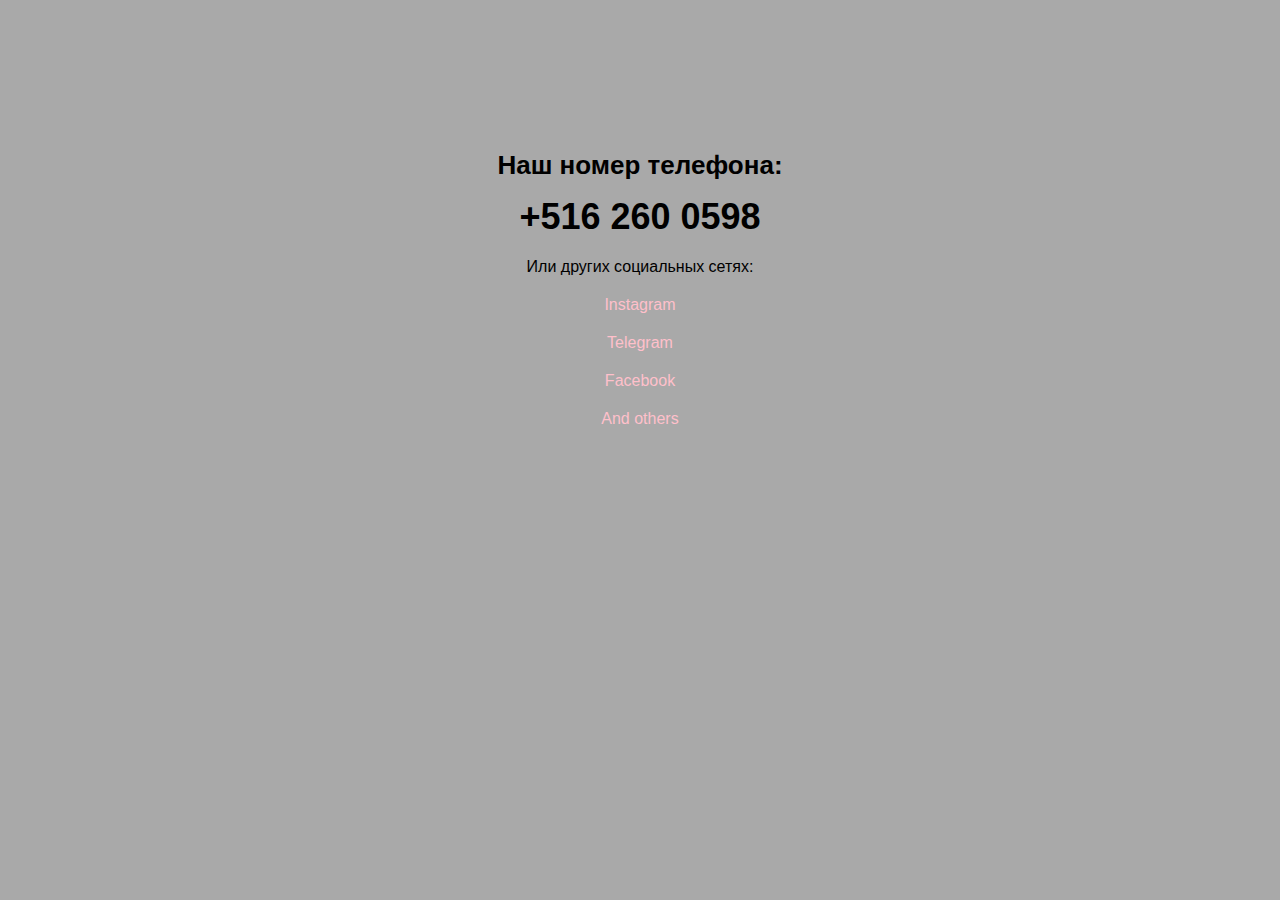
<file: 4/index2.html>
<!DOCTYPE html>
<html lang="en">
<head>
	<meta charset="UTF-8">
	<title>Document</title>
    <link rel="stylesheet" href="assets/css/style2.css">
</head>
<body>
	<div class="info">Наш номер телефона:</div>
    <div class="number">+516 260 0598</div>
    <div class="social">Или других социальных сетях:
        <a class="social__link" href="https://www.instagram.com/">Instagram</a>
        <a class="social__link" href="https://www.telegram.com/">Telegram</a>
        <a class="social__link" href="https://www.facebook.com/">Facebook</a>
        <a class="social__link" href="https://ru.linkedin.com/">And others</a>
    </div>
</body>
</html>
</file>
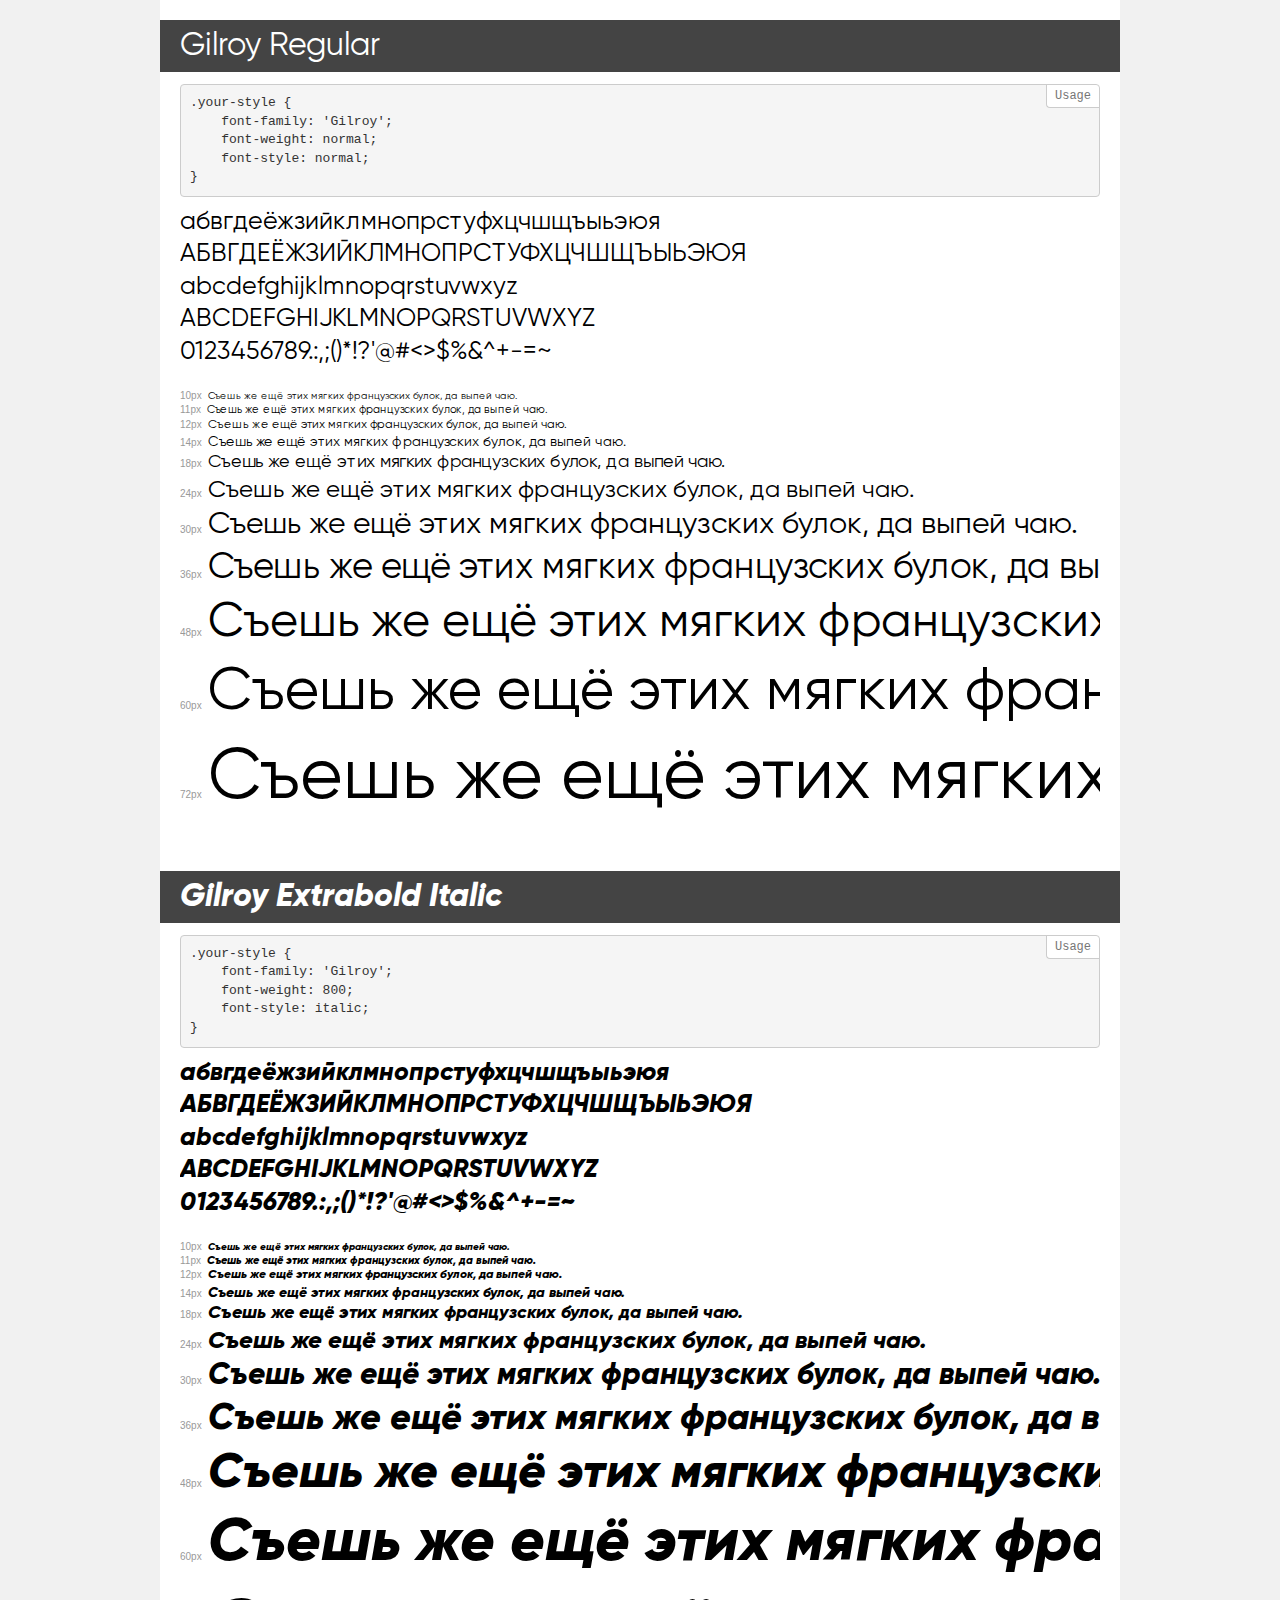
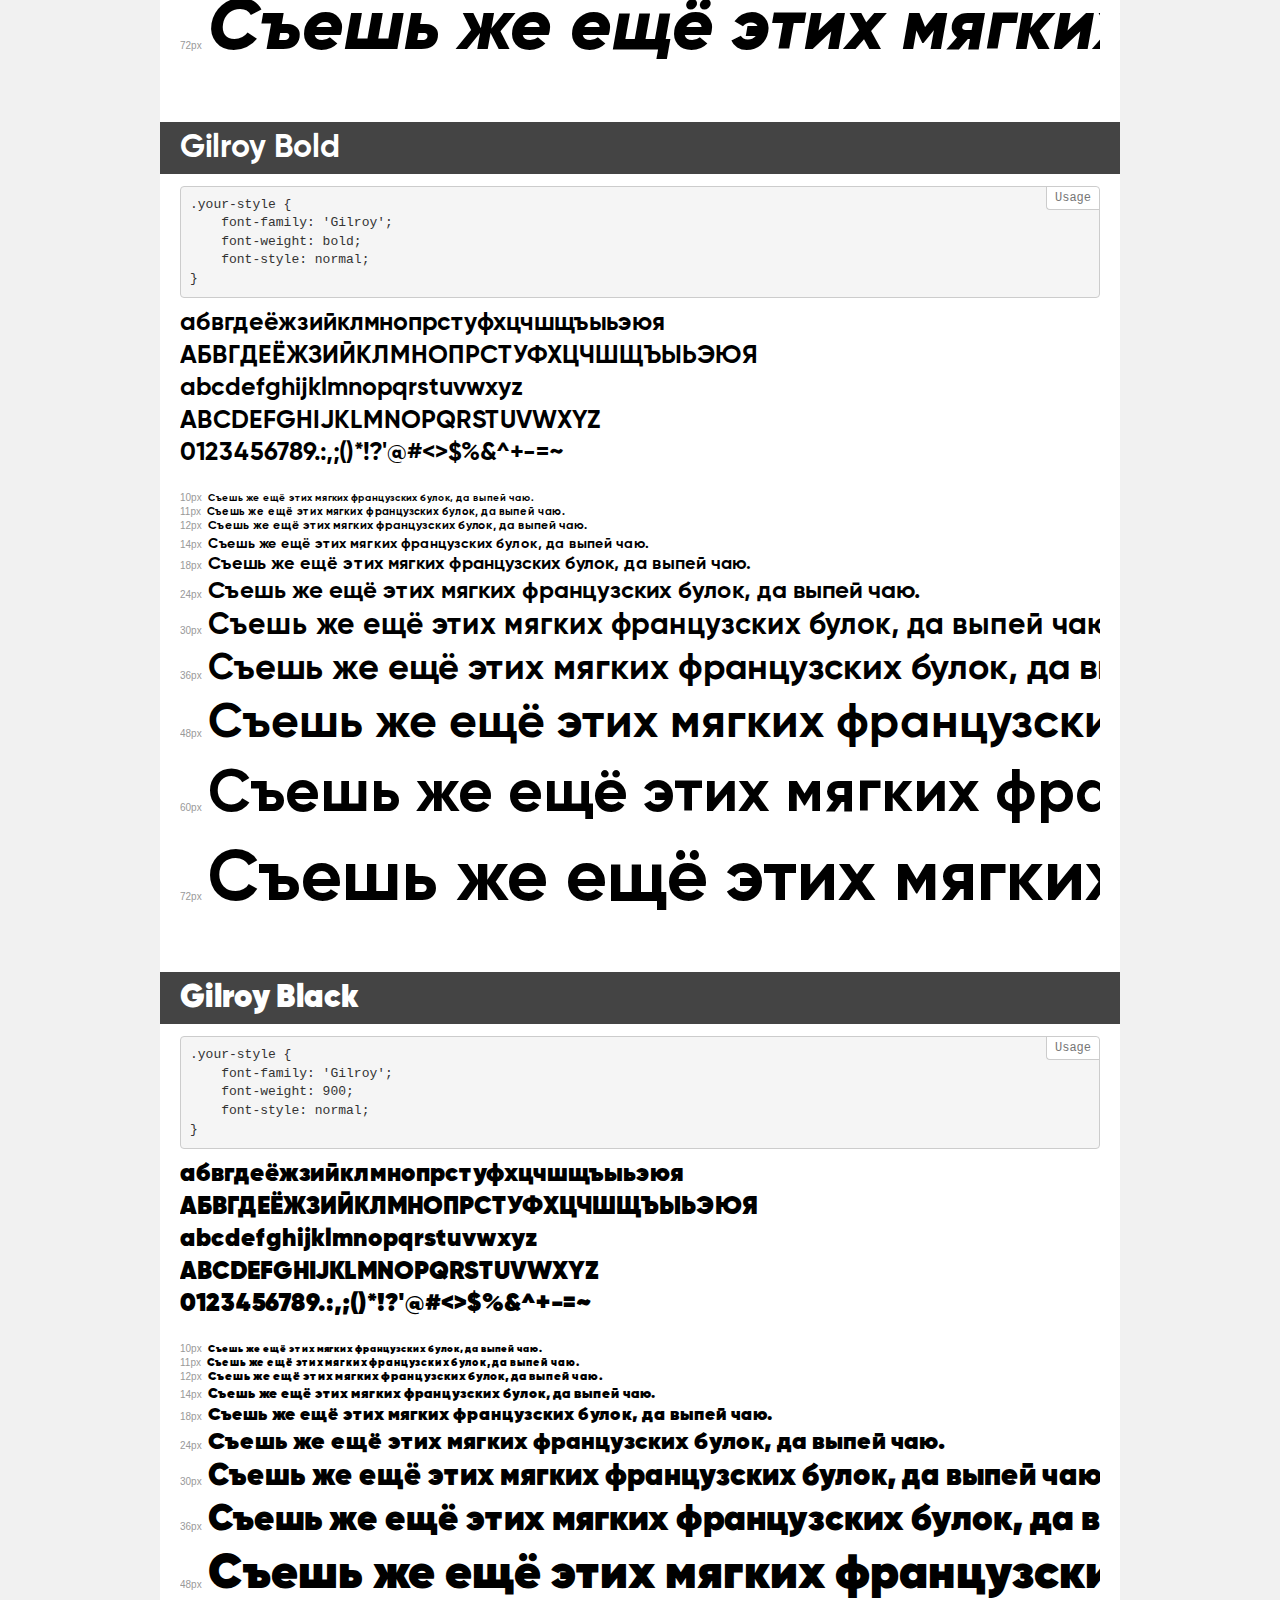
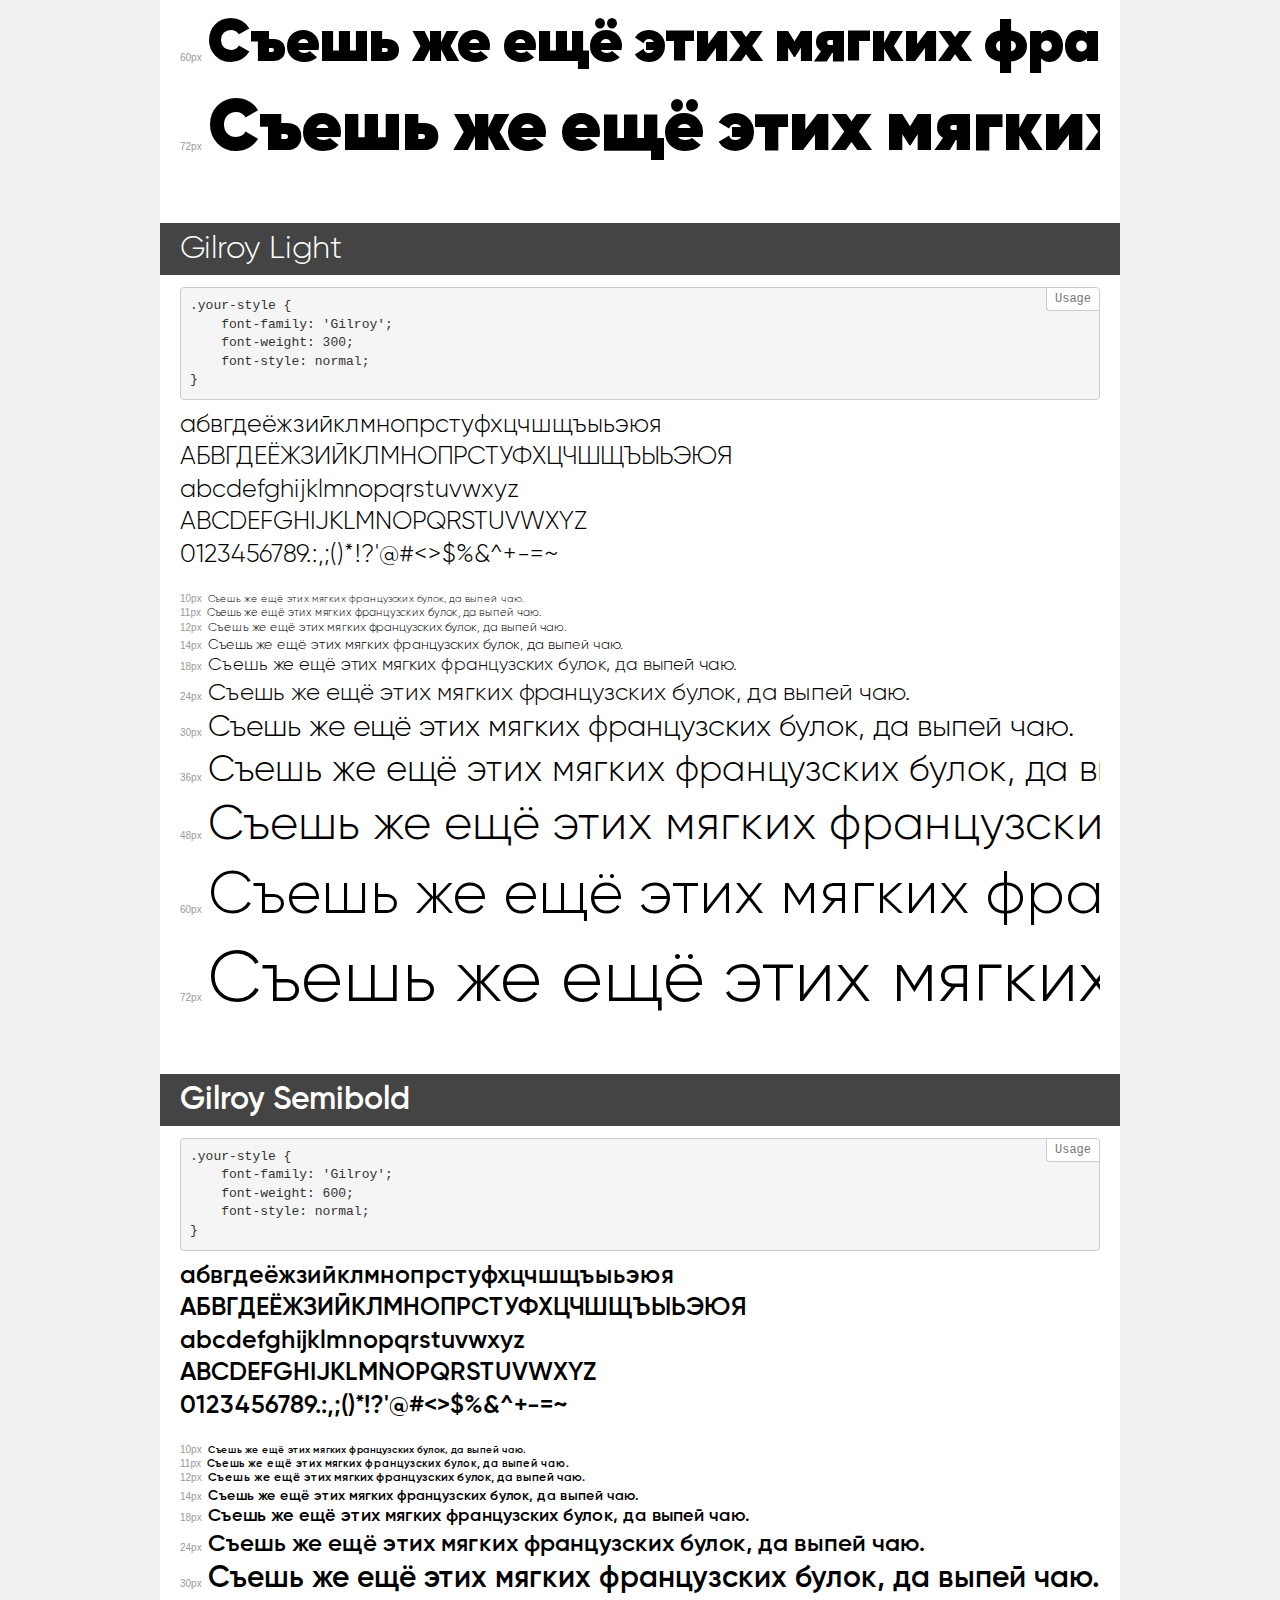
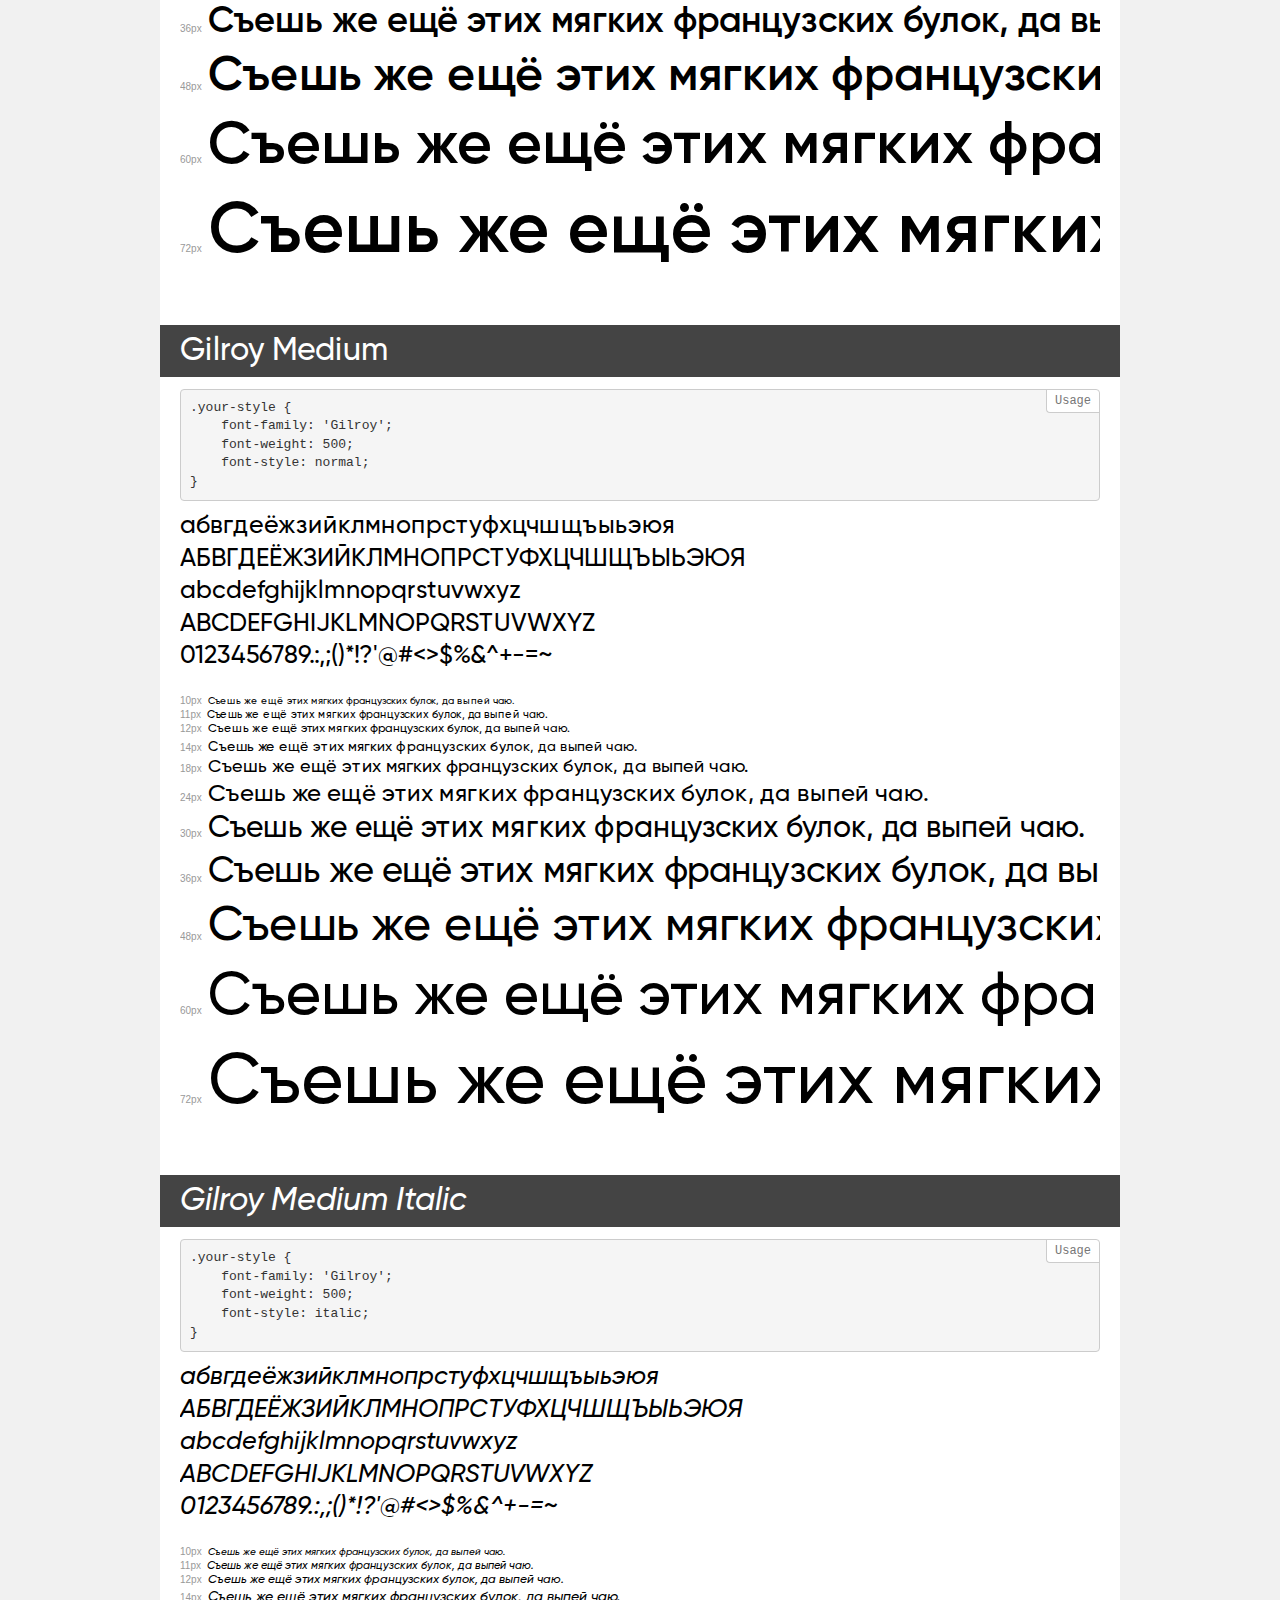
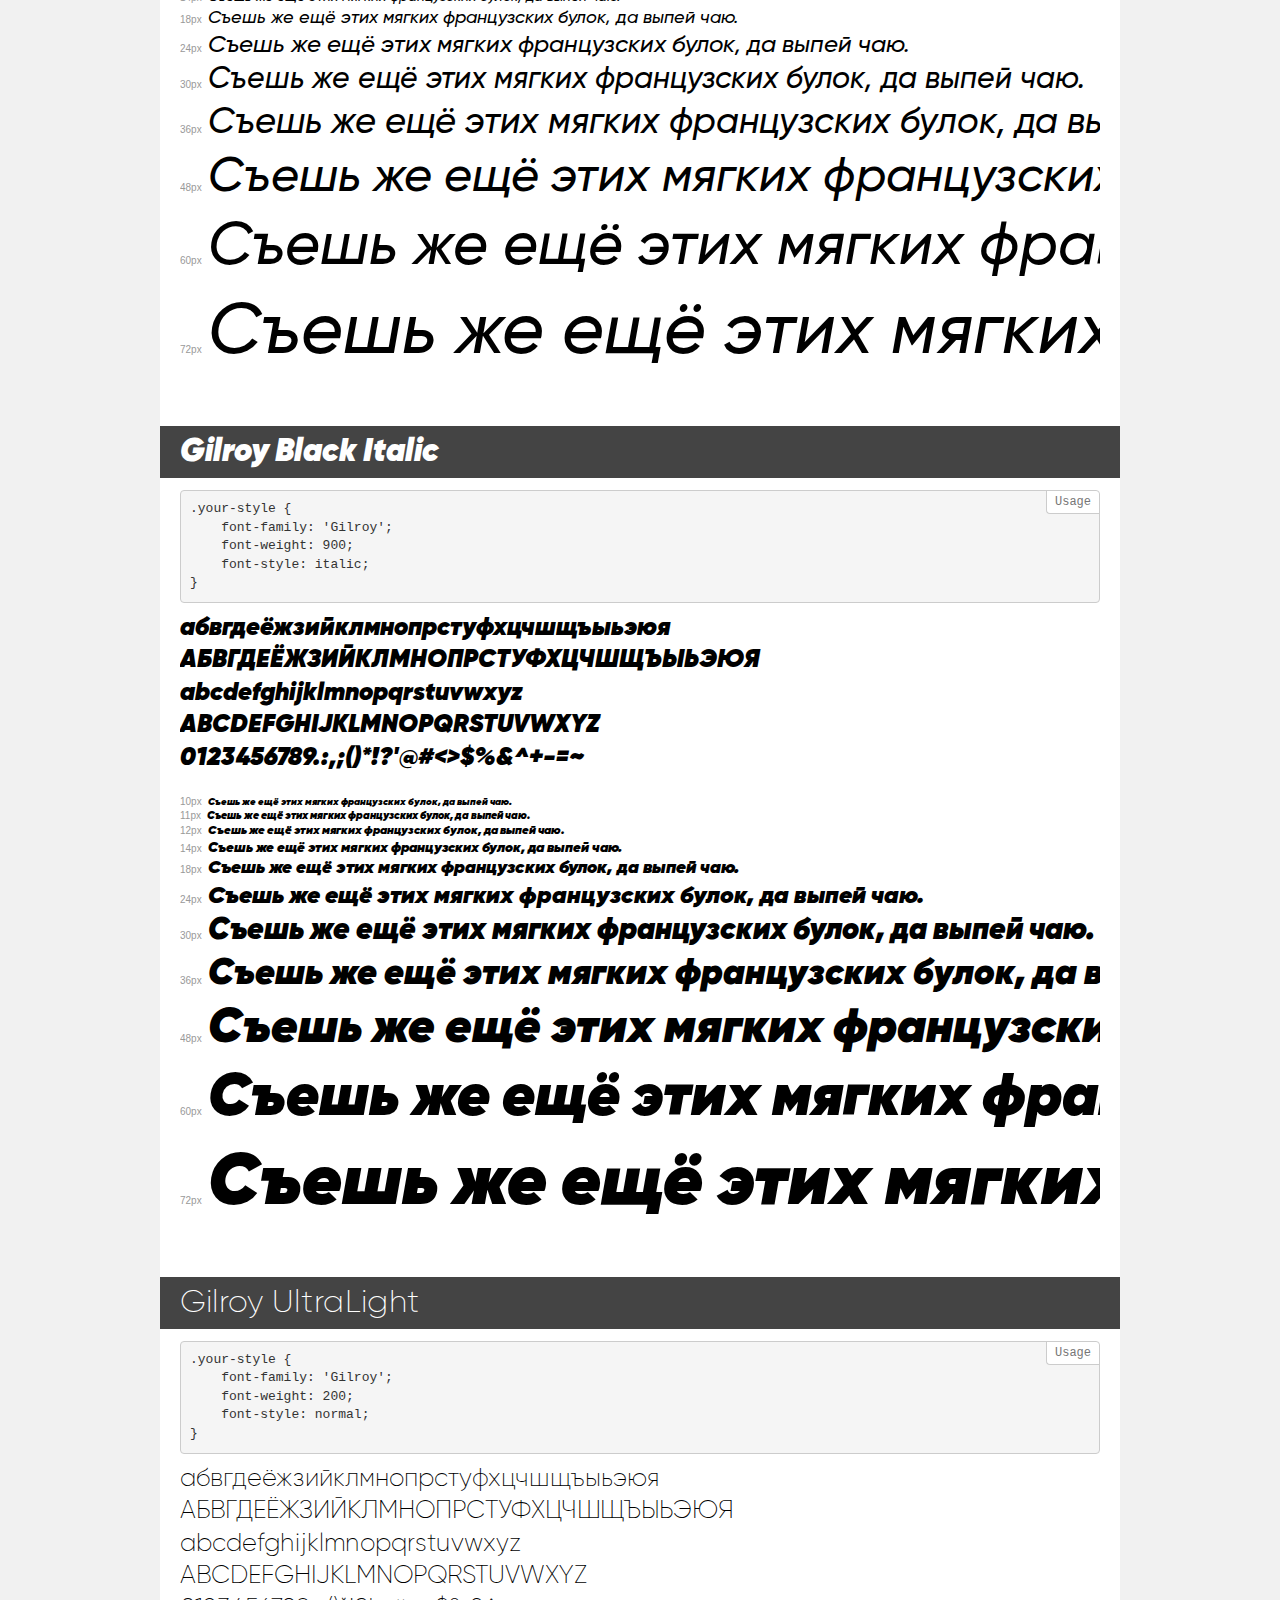
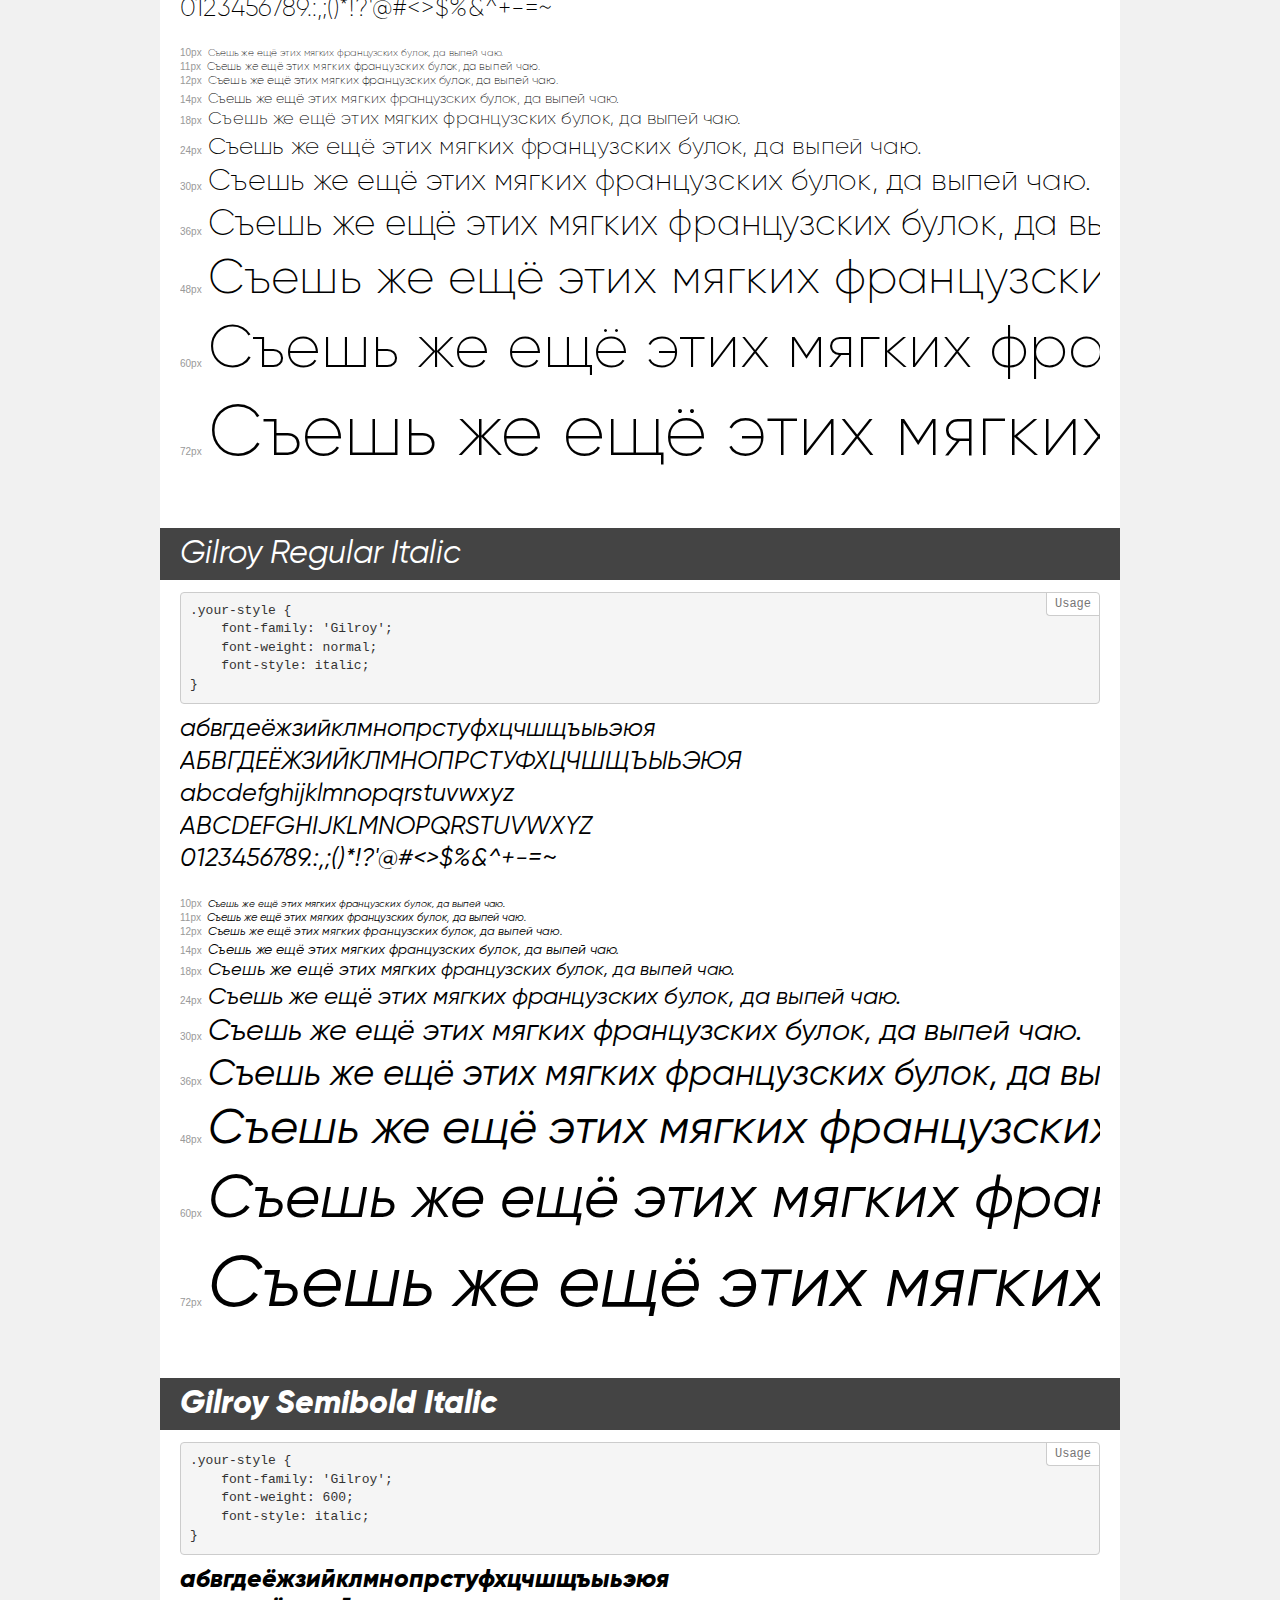
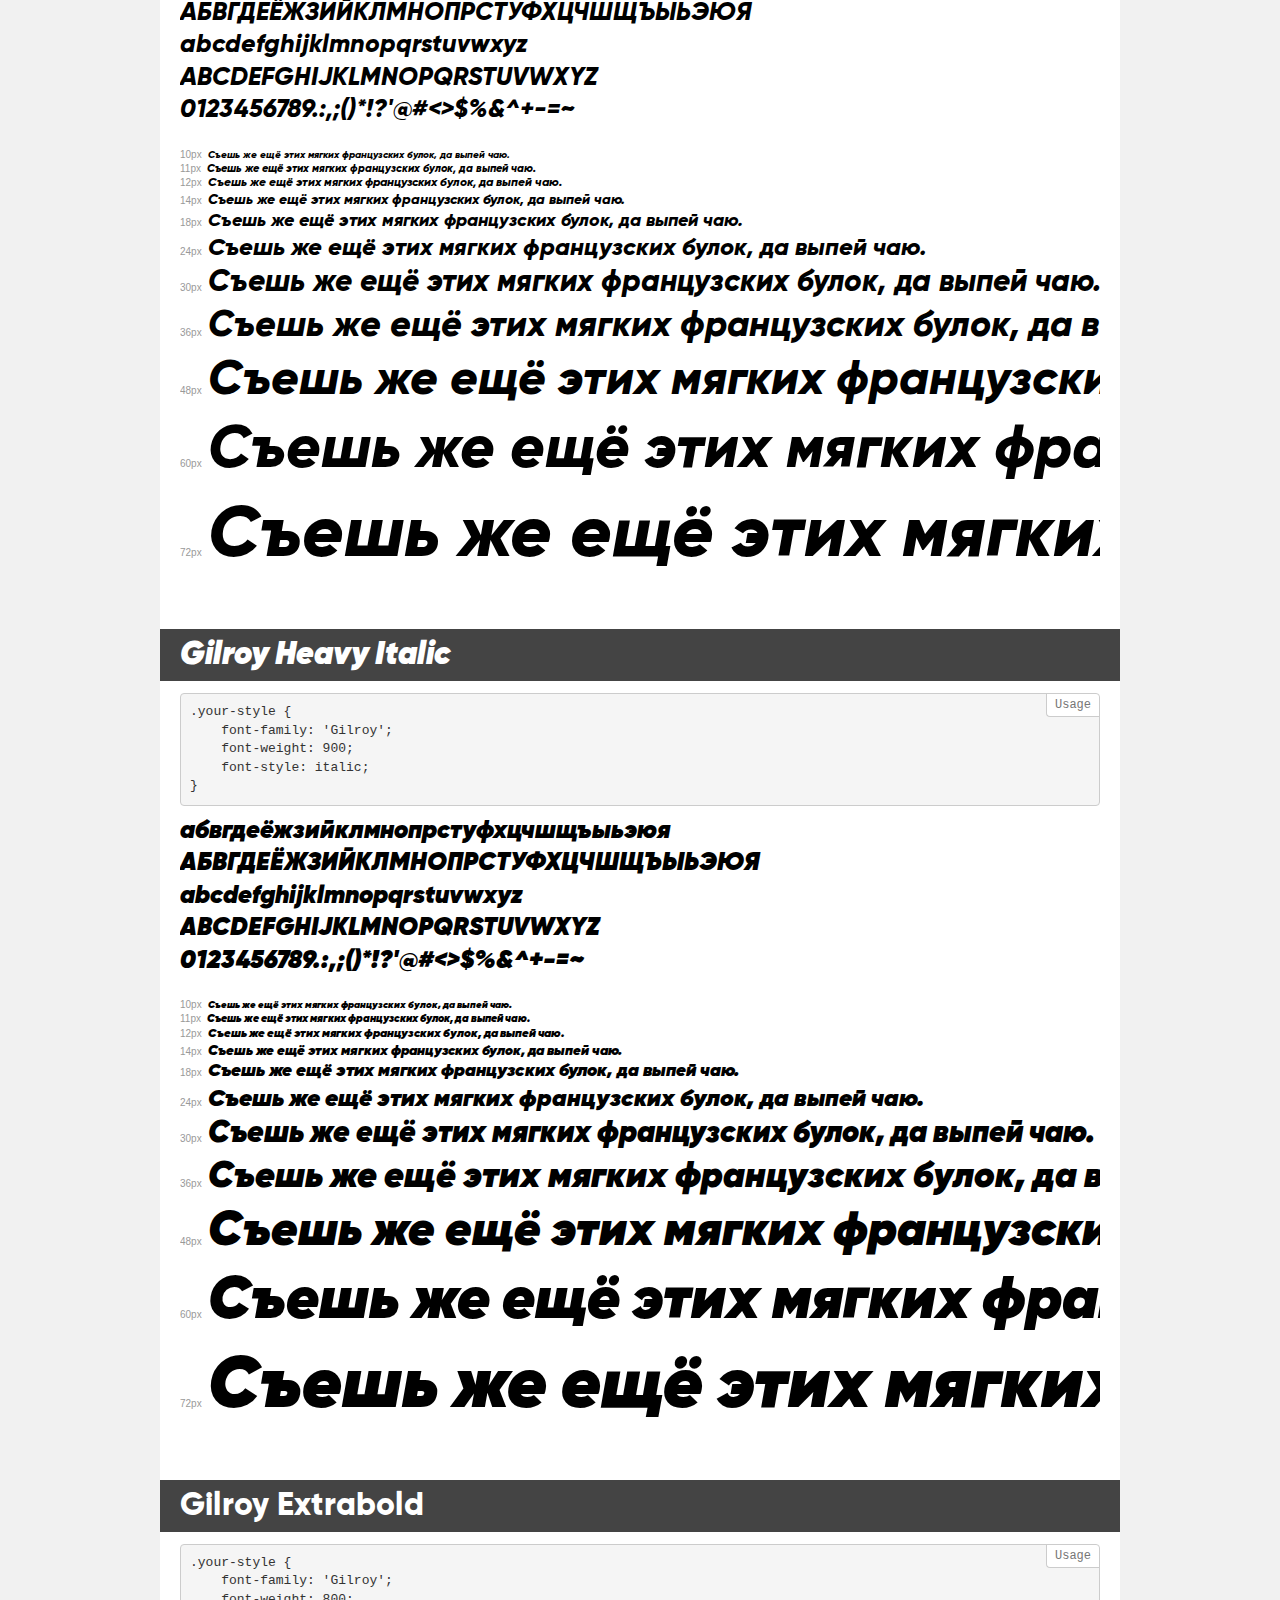
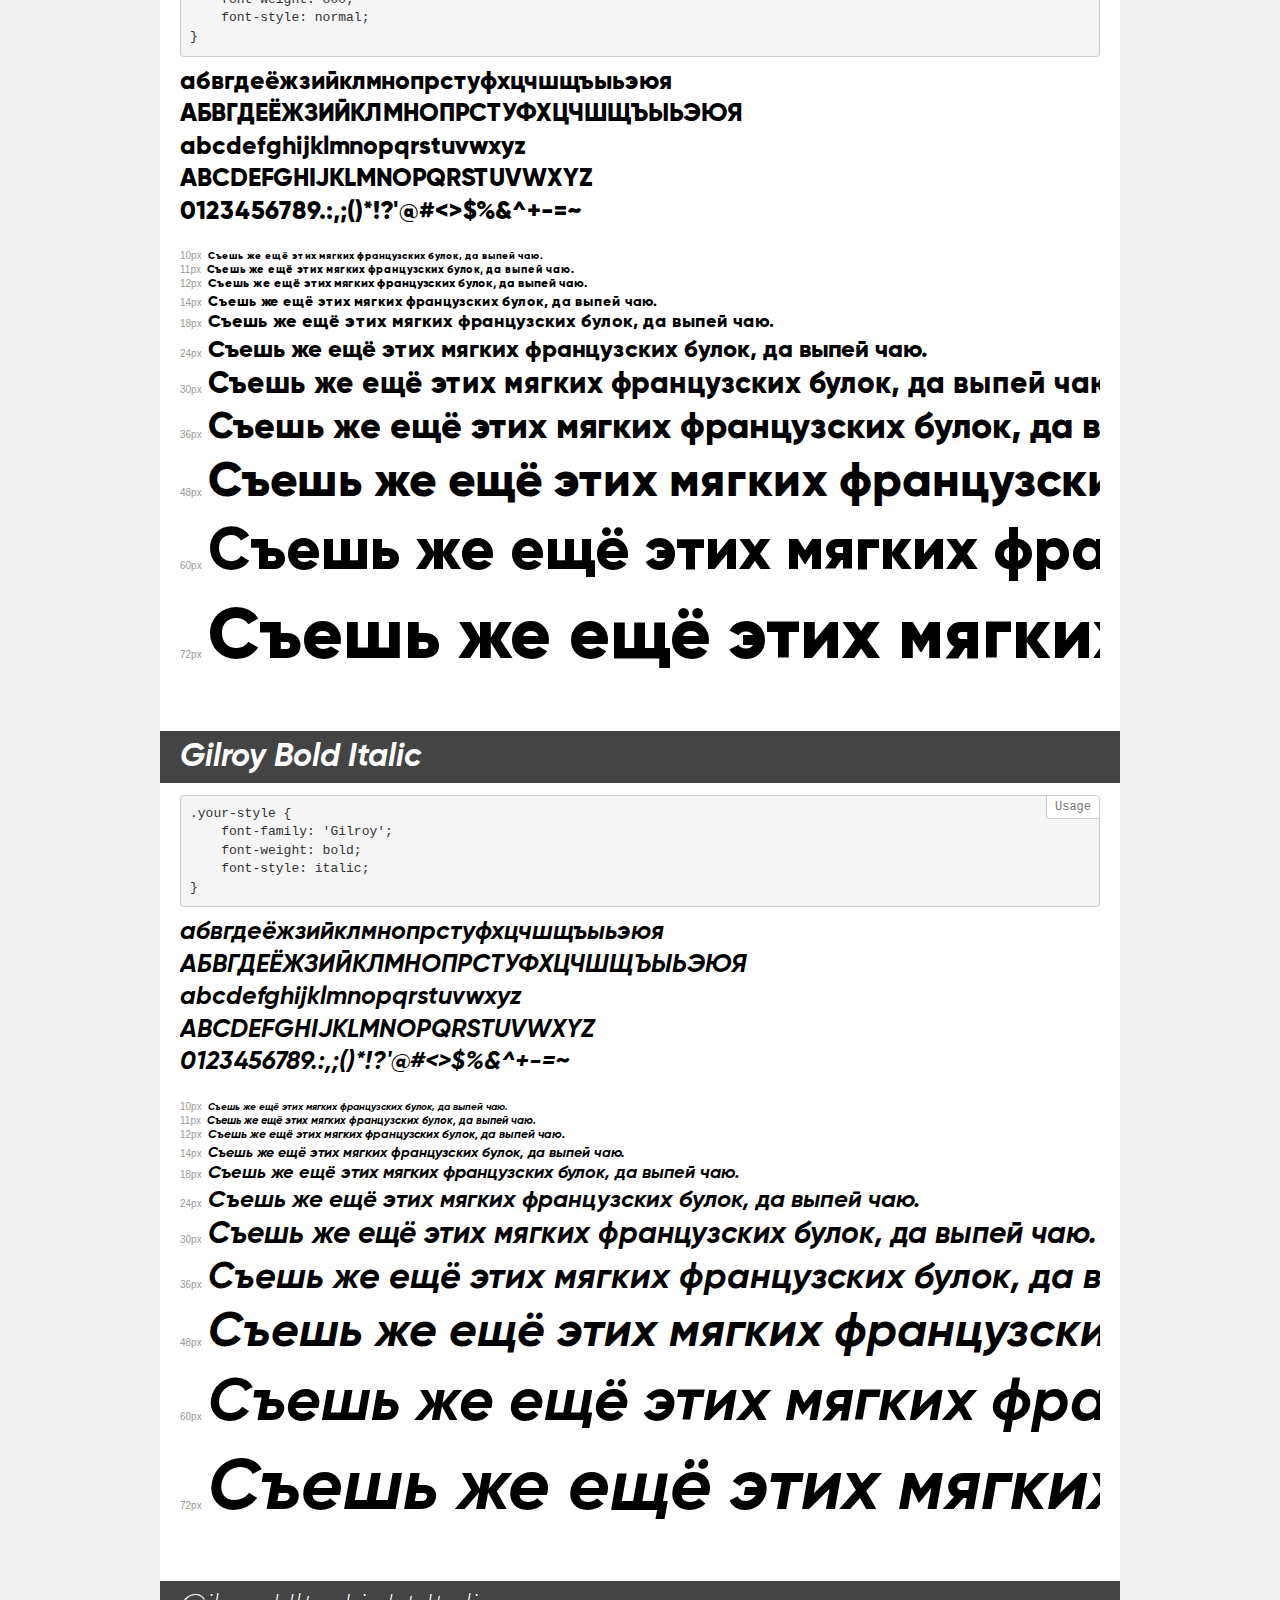
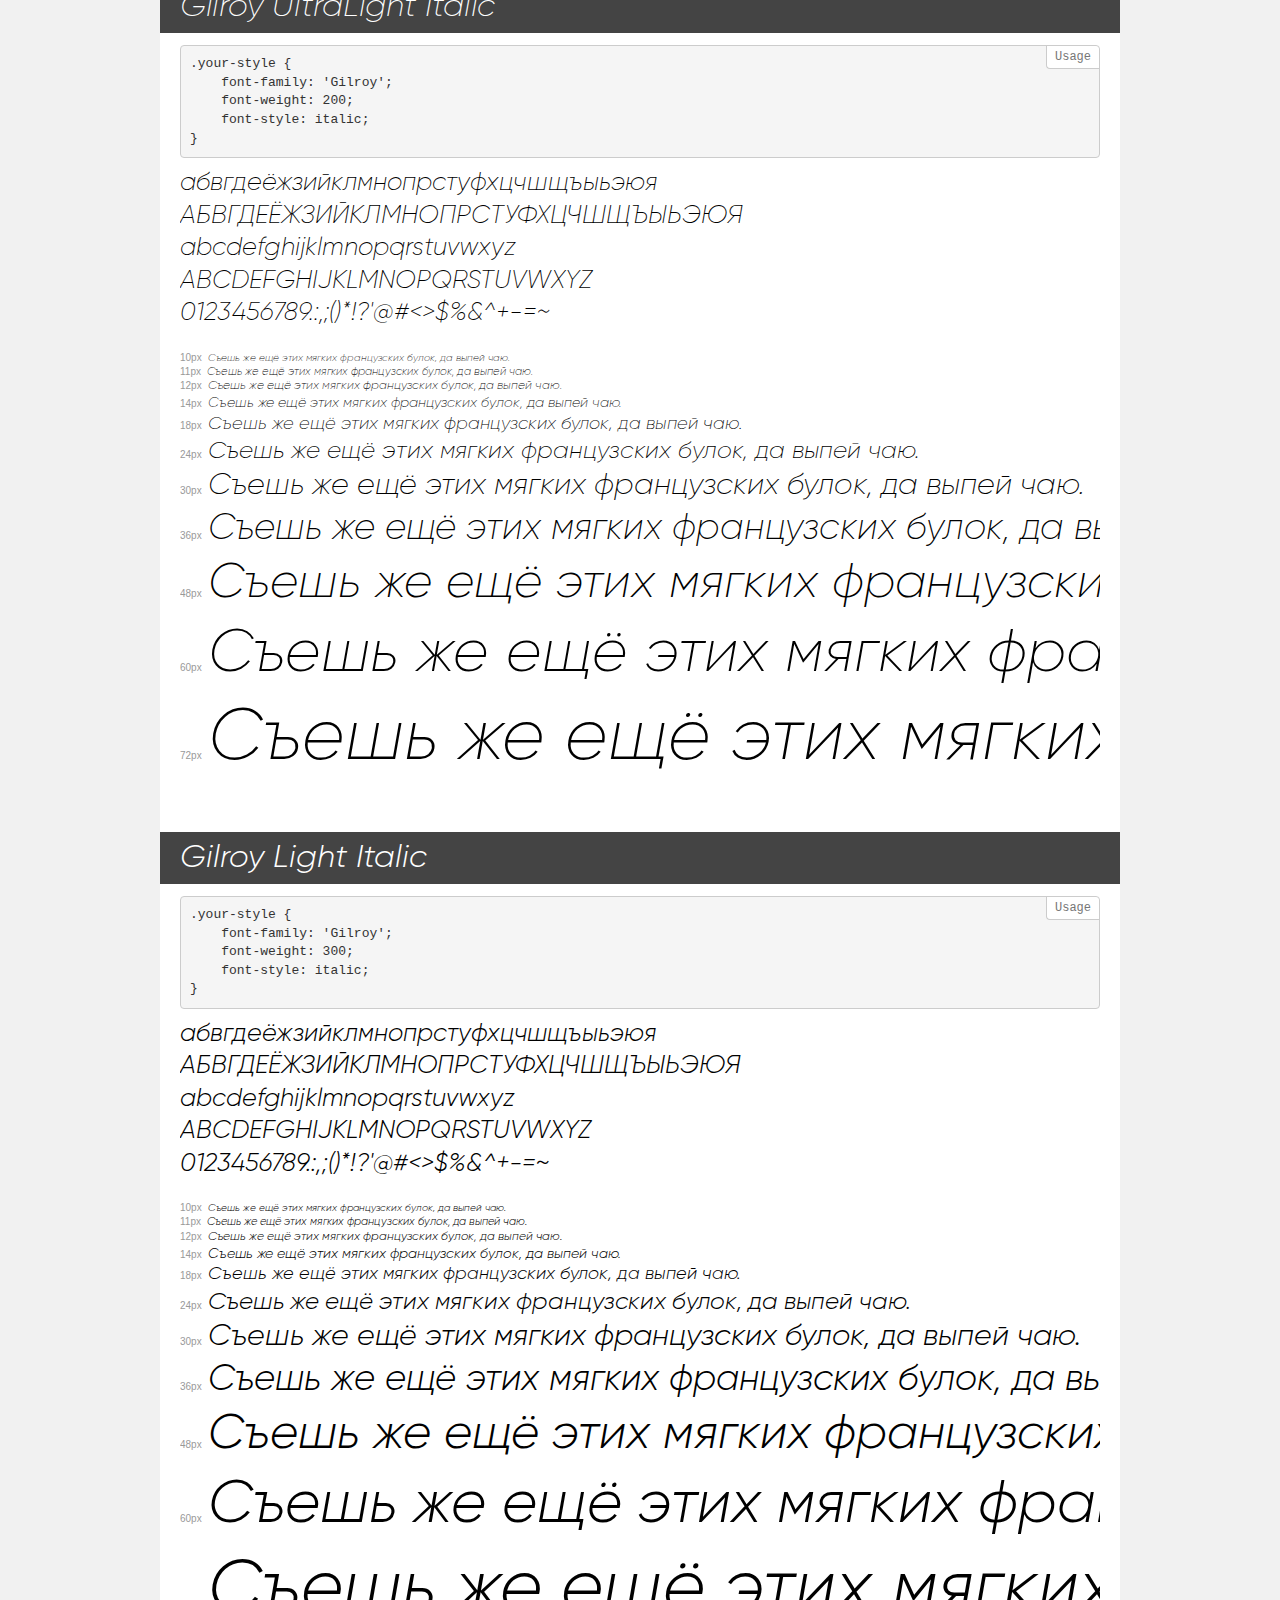
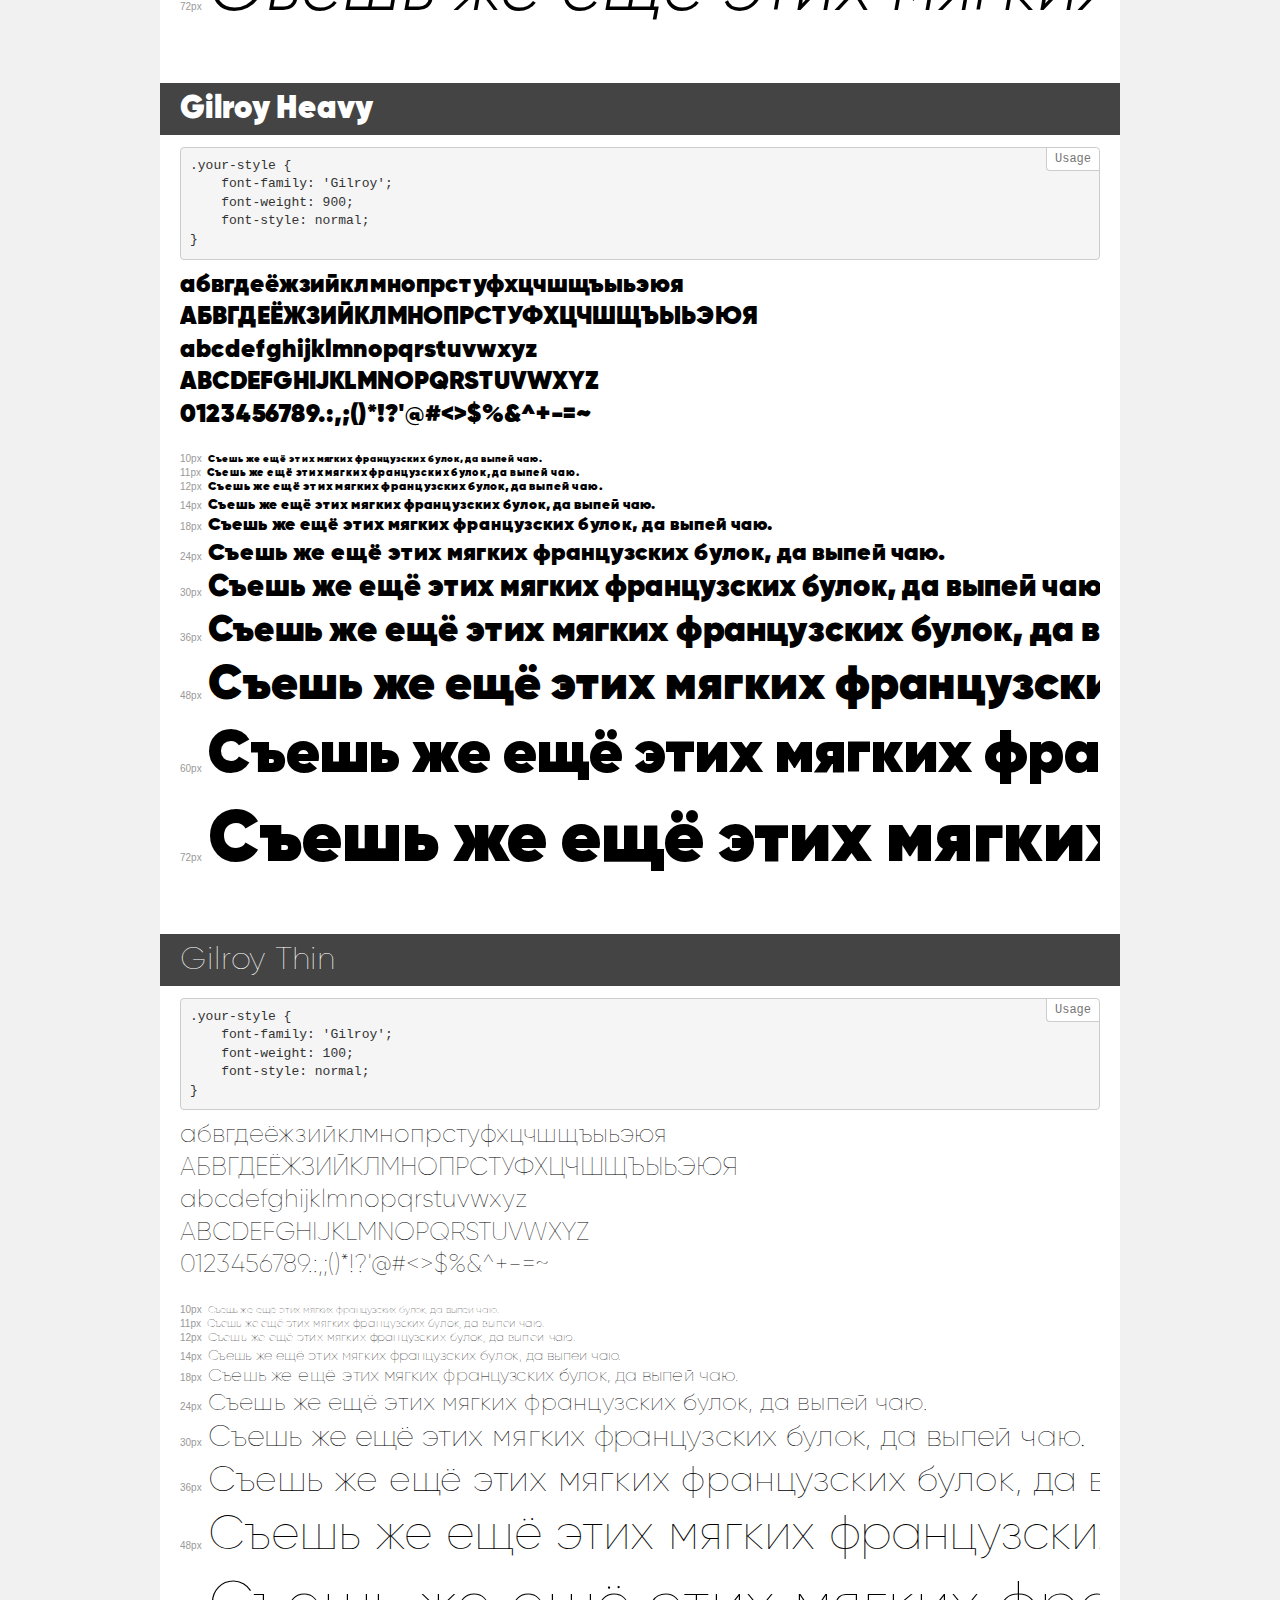
<file: 3/assets/fonts/demo.html>
<!DOCTYPE html>
<html>
<head>
    <meta charset="utf-8">
    <meta http-equiv="X-UA-Compatible" content="IE=edge">
    <meta name="viewport" content="width=device-width, initial-scale=1">
    <meta name="robots" content="noindex, noarchive">
    <meta name="format-detection" content="telephone=no">
    <title>Transfonter demo</title>
    <link href="stylesheet.css" rel="stylesheet">
    <style>
        /*
        http://meyerweb.com/eric/tools/css/reset/
        v2.0 | 20110126
        License: none (public domain)
        */
        html, body, div, span, applet, object, iframe,
        h1, h2, h3, h4, h5, h6, p, blockquote, pre,
        a, abbr, acronym, address, big, cite, code,
        del, dfn, em, img, ins, kbd, q, s, samp,
        small, strike, strong, sub, sup, tt, var,
        b, u, i, center,
        dl, dt, dd, ol, ul, li,
        fieldset, form, label, legend,
        table, caption, tbody, tfoot, thead, tr, th, td,
        article, aside, canvas, details, embed,
        figure, figcaption, footer, header, hgroup,
        menu, nav, output, ruby, section, summary,
        time, mark, audio, video {
            margin: 0;
            padding: 0;
            border: 0;
            font-size: 100%;
            font: inherit;
            vertical-align: baseline;
        }
        /* HTML5 display-role reset for older browsers */
        article, aside, details, figcaption, figure,
        footer, header, hgroup, menu, nav, section {
            display: block;
        }
        body {
            line-height: 1;
        }
        ol, ul {
            list-style: none;
        }
        blockquote, q {
            quotes: none;
        }
        blockquote:before, blockquote:after,
        q:before, q:after {
            content: '';
            content: none;
        }
        table {
            border-collapse: collapse;
            border-spacing: 0;
        }
        /* common styles */
        body {
            background: #f1f1f1;
            color: #000;
        }
        .page {
            background: #fff;
            width: 920px;
            margin: 0 auto;
            padding: 20px 20px 0 20px;
            overflow: hidden;
        }
        .font-container {
            overflow-x: auto;
            overflow-y: hidden;
            margin-bottom: 40px;
            line-height: 1.3;
            white-space: nowrap;
            padding-bottom: 5px;
        }
        h1 {
            position: relative;
            background: #444;
            font-size: 32px;
            color: #fff;
            padding: 10px 20px;
            margin: 0 -20px 12px -20px;
        }
        .letters {
            font-size: 25px;
            margin-bottom: 20px;
        }
        .s10:before {
            content: '10px';
        }
        .s11:before {
            content: '11px';
        }
        .s12:before {
            content: '12px';
        }
        .s14:before {
            content: '14px';
        }
        .s18:before {
            content: '18px';
        }
        .s24:before {
            content: '24px';
        }
        .s30:before {
            content: '30px';
        }
        .s36:before {
            content: '36px';
        }
        .s48:before {
            content: '48px';
        }
        .s60:before {
            content: '60px';
        }
        .s72:before {
            content: '72px';
        }
        .s10:before, .s11:before, .s12:before, .s14:before,
        .s18:before, .s24:before, .s30:before, .s36:before,
        .s48:before, .s60:before, .s72:before {
            font-family: Arial, sans-serif;
            font-size: 10px;
            font-weight: normal;
            font-style: normal;
            color: #999;
            padding-right: 6px;
        }
        pre {
            display: block;
            position: relative;
            padding: 9px;
            margin: 0 0 10px;
            font-family: Monaco, Menlo, Consolas, "Courier New", monospace !important;
            font-size: 13px;
            line-height: 1.428571429;
            color: #333;
            font-weight: normal !important;
            font-style: normal !important;
            background-color: #f5f5f5;
            border: 1px solid #ccc;
            overflow-x: auto;
            border-radius: 4px;
        }
        pre:after {
            display: block;
            position: absolute;
            right: 0;
            top: 0;
            content: 'Usage';
            line-height: 1;
            padding: 5px 8px;
            font-size: 12px;
            color: #767676;
            background-color: #fff;
            border: 1px solid #ccc;
            border-right: none;
            border-top: none;
            border-radius: 0 4px 0 4px;
            z-index: 10;
        }
        /* responsive */
        @media (max-width: 959px) {
            .page {
                width: auto;
                margin: 0;
            }
        }
    </style>
</head>
<body>
<div class="page">
    <div class="demo" style="font-family: 'Gilroy'; font-weight: normal; font-style: normal;">
        <h1>Gilroy Regular</h1>
        <pre>.your-style {
    font-family: 'Gilroy';
    font-weight: normal;
    font-style: normal;
}</pre>
        <div class="font-container">
            <p class="letters">
                абвгдеёжзийклмнопрстуфхцчшщъыьэюя<br>
АБВГДЕЁЖЗИЙКЛМНОПРСТУФХЦЧШЩЪЫЬЭЮЯ<br>
abcdefghijklmnopqrstuvwxyz<br>
ABCDEFGHIJKLMNOPQRSTUVWXYZ<br>
                0123456789.:,;()*!?'@#<>$%&^+-=~
            </p>
            <p class="s10" style="font-size: 10px;">Съешь же ещё этих мягких французских булок, да выпей чаю.</p>
            <p class="s11" style="font-size: 11px;">Съешь же ещё этих мягких французских булок, да выпей чаю.</p>
            <p class="s12" style="font-size: 12px;">Съешь же ещё этих мягких французских булок, да выпей чаю.</p>
            <p class="s14" style="font-size: 14px;">Съешь же ещё этих мягких французских булок, да выпей чаю.</p>
            <p class="s18" style="font-size: 18px;">Съешь же ещё этих мягких французских булок, да выпей чаю.</p>
            <p class="s24" style="font-size: 24px;">Съешь же ещё этих мягких французских булок, да выпей чаю.</p>
            <p class="s30" style="font-size: 30px;">Съешь же ещё этих мягких французских булок, да выпей чаю.</p>
            <p class="s36" style="font-size: 36px;">Съешь же ещё этих мягких французских булок, да выпей чаю.</p>
            <p class="s48" style="font-size: 48px;">Съешь же ещё этих мягких французских булок, да выпей чаю.</p>
            <p class="s60" style="font-size: 60px;">Съешь же ещё этих мягких французских булок, да выпей чаю.</p>
            <p class="s72" style="font-size: 72px;">Съешь же ещё этих мягких французских булок, да выпей чаю.</p>
        </div>
    </div>
    <div class="demo" style="font-family: 'Gilroy'; font-weight: 800; font-style: italic;">
        <h1>Gilroy Extrabold Italic</h1>
        <pre>.your-style {
    font-family: 'Gilroy';
    font-weight: 800;
    font-style: italic;
}</pre>
        <div class="font-container">
            <p class="letters">
                абвгдеёжзийклмнопрстуфхцчшщъыьэюя<br>
АБВГДЕЁЖЗИЙКЛМНОПРСТУФХЦЧШЩЪЫЬЭЮЯ<br>
abcdefghijklmnopqrstuvwxyz<br>
ABCDEFGHIJKLMNOPQRSTUVWXYZ<br>
                0123456789.:,;()*!?'@#<>$%&^+-=~
            </p>
            <p class="s10" style="font-size: 10px;">Съешь же ещё этих мягких французских булок, да выпей чаю.</p>
            <p class="s11" style="font-size: 11px;">Съешь же ещё этих мягких французских булок, да выпей чаю.</p>
            <p class="s12" style="font-size: 12px;">Съешь же ещё этих мягких французских булок, да выпей чаю.</p>
            <p class="s14" style="font-size: 14px;">Съешь же ещё этих мягких французских булок, да выпей чаю.</p>
            <p class="s18" style="font-size: 18px;">Съешь же ещё этих мягких французских булок, да выпей чаю.</p>
            <p class="s24" style="font-size: 24px;">Съешь же ещё этих мягких французских булок, да выпей чаю.</p>
            <p class="s30" style="font-size: 30px;">Съешь же ещё этих мягких французских булок, да выпей чаю.</p>
            <p class="s36" style="font-size: 36px;">Съешь же ещё этих мягких французских булок, да выпей чаю.</p>
            <p class="s48" style="font-size: 48px;">Съешь же ещё этих мягких французских булок, да выпей чаю.</p>
            <p class="s60" style="font-size: 60px;">Съешь же ещё этих мягких французских булок, да выпей чаю.</p>
            <p class="s72" style="font-size: 72px;">Съешь же ещё этих мягких французских булок, да выпей чаю.</p>
        </div>
    </div>
    <div class="demo" style="font-family: 'Gilroy'; font-weight: bold; font-style: normal;">
        <h1>Gilroy Bold</h1>
        <pre>.your-style {
    font-family: 'Gilroy';
    font-weight: bold;
    font-style: normal;
}</pre>
        <div class="font-container">
            <p class="letters">
                абвгдеёжзийклмнопрстуфхцчшщъыьэюя<br>
АБВГДЕЁЖЗИЙКЛМНОПРСТУФХЦЧШЩЪЫЬЭЮЯ<br>
abcdefghijklmnopqrstuvwxyz<br>
ABCDEFGHIJKLMNOPQRSTUVWXYZ<br>
                0123456789.:,;()*!?'@#<>$%&^+-=~
            </p>
            <p class="s10" style="font-size: 10px;">Съешь же ещё этих мягких французских булок, да выпей чаю.</p>
            <p class="s11" style="font-size: 11px;">Съешь же ещё этих мягких французских булок, да выпей чаю.</p>
            <p class="s12" style="font-size: 12px;">Съешь же ещё этих мягких французских булок, да выпей чаю.</p>
            <p class="s14" style="font-size: 14px;">Съешь же ещё этих мягких французских булок, да выпей чаю.</p>
            <p class="s18" style="font-size: 18px;">Съешь же ещё этих мягких французских булок, да выпей чаю.</p>
            <p class="s24" style="font-size: 24px;">Съешь же ещё этих мягких французских булок, да выпей чаю.</p>
            <p class="s30" style="font-size: 30px;">Съешь же ещё этих мягких французских булок, да выпей чаю.</p>
            <p class="s36" style="font-size: 36px;">Съешь же ещё этих мягких французских булок, да выпей чаю.</p>
            <p class="s48" style="font-size: 48px;">Съешь же ещё этих мягких французских булок, да выпей чаю.</p>
            <p class="s60" style="font-size: 60px;">Съешь же ещё этих мягких французских булок, да выпей чаю.</p>
            <p class="s72" style="font-size: 72px;">Съешь же ещё этих мягких французских булок, да выпей чаю.</p>
        </div>
    </div>
    <div class="demo" style="font-family: 'Gilroy'; font-weight: 900; font-style: normal;">
        <h1>Gilroy Black</h1>
        <pre>.your-style {
    font-family: 'Gilroy';
    font-weight: 900;
    font-style: normal;
}</pre>
        <div class="font-container">
            <p class="letters">
                абвгдеёжзийклмнопрстуфхцчшщъыьэюя<br>
АБВГДЕЁЖЗИЙКЛМНОПРСТУФХЦЧШЩЪЫЬЭЮЯ<br>
abcdefghijklmnopqrstuvwxyz<br>
ABCDEFGHIJKLMNOPQRSTUVWXYZ<br>
                0123456789.:,;()*!?'@#<>$%&^+-=~
            </p>
            <p class="s10" style="font-size: 10px;">Съешь же ещё этих мягких французских булок, да выпей чаю.</p>
            <p class="s11" style="font-size: 11px;">Съешь же ещё этих мягких французских булок, да выпей чаю.</p>
            <p class="s12" style="font-size: 12px;">Съешь же ещё этих мягких французских булок, да выпей чаю.</p>
            <p class="s14" style="font-size: 14px;">Съешь же ещё этих мягких французских булок, да выпей чаю.</p>
            <p class="s18" style="font-size: 18px;">Съешь же ещё этих мягких французских булок, да выпей чаю.</p>
            <p class="s24" style="font-size: 24px;">Съешь же ещё этих мягких французских булок, да выпей чаю.</p>
            <p class="s30" style="font-size: 30px;">Съешь же ещё этих мягких французских булок, да выпей чаю.</p>
            <p class="s36" style="font-size: 36px;">Съешь же ещё этих мягких французских булок, да выпей чаю.</p>
            <p class="s48" style="font-size: 48px;">Съешь же ещё этих мягких французских булок, да выпей чаю.</p>
            <p class="s60" style="font-size: 60px;">Съешь же ещё этих мягких французских булок, да выпей чаю.</p>
            <p class="s72" style="font-size: 72px;">Съешь же ещё этих мягких французских булок, да выпей чаю.</p>
        </div>
    </div>
    <div class="demo" style="font-family: 'Gilroy'; font-weight: 300; font-style: normal;">
        <h1>Gilroy Light</h1>
        <pre>.your-style {
    font-family: 'Gilroy';
    font-weight: 300;
    font-style: normal;
}</pre>
        <div class="font-container">
            <p class="letters">
                абвгдеёжзийклмнопрстуфхцчшщъыьэюя<br>
АБВГДЕЁЖЗИЙКЛМНОПРСТУФХЦЧШЩЪЫЬЭЮЯ<br>
abcdefghijklmnopqrstuvwxyz<br>
ABCDEFGHIJKLMNOPQRSTUVWXYZ<br>
                0123456789.:,;()*!?'@#<>$%&^+-=~
            </p>
            <p class="s10" style="font-size: 10px;">Съешь же ещё этих мягких французских булок, да выпей чаю.</p>
            <p class="s11" style="font-size: 11px;">Съешь же ещё этих мягких французских булок, да выпей чаю.</p>
            <p class="s12" style="font-size: 12px;">Съешь же ещё этих мягких французских булок, да выпей чаю.</p>
            <p class="s14" style="font-size: 14px;">Съешь же ещё этих мягких французских булок, да выпей чаю.</p>
            <p class="s18" style="font-size: 18px;">Съешь же ещё этих мягких французских булок, да выпей чаю.</p>
            <p class="s24" style="font-size: 24px;">Съешь же ещё этих мягких французских булок, да выпей чаю.</p>
            <p class="s30" style="font-size: 30px;">Съешь же ещё этих мягких французских булок, да выпей чаю.</p>
            <p class="s36" style="font-size: 36px;">Съешь же ещё этих мягких французских булок, да выпей чаю.</p>
            <p class="s48" style="font-size: 48px;">Съешь же ещё этих мягких французских булок, да выпей чаю.</p>
            <p class="s60" style="font-size: 60px;">Съешь же ещё этих мягких французских булок, да выпей чаю.</p>
            <p class="s72" style="font-size: 72px;">Съешь же ещё этих мягких французских булок, да выпей чаю.</p>
        </div>
    </div>
    <div class="demo" style="font-family: 'Gilroy'; font-weight: 600; font-style: normal;">
        <h1>Gilroy Semibold</h1>
        <pre>.your-style {
    font-family: 'Gilroy';
    font-weight: 600;
    font-style: normal;
}</pre>
        <div class="font-container">
            <p class="letters">
                абвгдеёжзийклмнопрстуфхцчшщъыьэюя<br>
АБВГДЕЁЖЗИЙКЛМНОПРСТУФХЦЧШЩЪЫЬЭЮЯ<br>
abcdefghijklmnopqrstuvwxyz<br>
ABCDEFGHIJKLMNOPQRSTUVWXYZ<br>
                0123456789.:,;()*!?'@#<>$%&^+-=~
            </p>
            <p class="s10" style="font-size: 10px;">Съешь же ещё этих мягких французских булок, да выпей чаю.</p>
            <p class="s11" style="font-size: 11px;">Съешь же ещё этих мягких французских булок, да выпей чаю.</p>
            <p class="s12" style="font-size: 12px;">Съешь же ещё этих мягких французских булок, да выпей чаю.</p>
            <p class="s14" style="font-size: 14px;">Съешь же ещё этих мягких французских булок, да выпей чаю.</p>
            <p class="s18" style="font-size: 18px;">Съешь же ещё этих мягких французских булок, да выпей чаю.</p>
            <p class="s24" style="font-size: 24px;">Съешь же ещё этих мягких французских булок, да выпей чаю.</p>
            <p class="s30" style="font-size: 30px;">Съешь же ещё этих мягких французских булок, да выпей чаю.</p>
            <p class="s36" style="font-size: 36px;">Съешь же ещё этих мягких французских булок, да выпей чаю.</p>
            <p class="s48" style="font-size: 48px;">Съешь же ещё этих мягких французских булок, да выпей чаю.</p>
            <p class="s60" style="font-size: 60px;">Съешь же ещё этих мягких французских булок, да выпей чаю.</p>
            <p class="s72" style="font-size: 72px;">Съешь же ещё этих мягких французских булок, да выпей чаю.</p>
        </div>
    </div>
    <div class="demo" style="font-family: 'Gilroy'; font-weight: 500; font-style: normal;">
        <h1>Gilroy Medium</h1>
        <pre>.your-style {
    font-family: 'Gilroy';
    font-weight: 500;
    font-style: normal;
}</pre>
        <div class="font-container">
            <p class="letters">
                абвгдеёжзийклмнопрстуфхцчшщъыьэюя<br>
АБВГДЕЁЖЗИЙКЛМНОПРСТУФХЦЧШЩЪЫЬЭЮЯ<br>
abcdefghijklmnopqrstuvwxyz<br>
ABCDEFGHIJKLMNOPQRSTUVWXYZ<br>
                0123456789.:,;()*!?'@#<>$%&^+-=~
            </p>
            <p class="s10" style="font-size: 10px;">Съешь же ещё этих мягких французских булок, да выпей чаю.</p>
            <p class="s11" style="font-size: 11px;">Съешь же ещё этих мягких французских булок, да выпей чаю.</p>
            <p class="s12" style="font-size: 12px;">Съешь же ещё этих мягких французских булок, да выпей чаю.</p>
            <p class="s14" style="font-size: 14px;">Съешь же ещё этих мягких французских булок, да выпей чаю.</p>
            <p class="s18" style="font-size: 18px;">Съешь же ещё этих мягких французских булок, да выпей чаю.</p>
            <p class="s24" style="font-size: 24px;">Съешь же ещё этих мягких французских булок, да выпей чаю.</p>
            <p class="s30" style="font-size: 30px;">Съешь же ещё этих мягких французских булок, да выпей чаю.</p>
            <p class="s36" style="font-size: 36px;">Съешь же ещё этих мягких французских булок, да выпей чаю.</p>
            <p class="s48" style="font-size: 48px;">Съешь же ещё этих мягких французских булок, да выпей чаю.</p>
            <p class="s60" style="font-size: 60px;">Съешь же ещё этих мягких французских булок, да выпей чаю.</p>
            <p class="s72" style="font-size: 72px;">Съешь же ещё этих мягких французских булок, да выпей чаю.</p>
        </div>
    </div>
    <div class="demo" style="font-family: 'Gilroy'; font-weight: 500; font-style: italic;">
        <h1>Gilroy Medium Italic</h1>
        <pre>.your-style {
    font-family: 'Gilroy';
    font-weight: 500;
    font-style: italic;
}</pre>
        <div class="font-container">
            <p class="letters">
                абвгдеёжзийклмнопрстуфхцчшщъыьэюя<br>
АБВГДЕЁЖЗИЙКЛМНОПРСТУФХЦЧШЩЪЫЬЭЮЯ<br>
abcdefghijklmnopqrstuvwxyz<br>
ABCDEFGHIJKLMNOPQRSTUVWXYZ<br>
                0123456789.:,;()*!?'@#<>$%&^+-=~
            </p>
            <p class="s10" style="font-size: 10px;">Съешь же ещё этих мягких французских булок, да выпей чаю.</p>
            <p class="s11" style="font-size: 11px;">Съешь же ещё этих мягких французских булок, да выпей чаю.</p>
            <p class="s12" style="font-size: 12px;">Съешь же ещё этих мягких французских булок, да выпей чаю.</p>
            <p class="s14" style="font-size: 14px;">Съешь же ещё этих мягких французских булок, да выпей чаю.</p>
            <p class="s18" style="font-size: 18px;">Съешь же ещё этих мягких французских булок, да выпей чаю.</p>
            <p class="s24" style="font-size: 24px;">Съешь же ещё этих мягких французских булок, да выпей чаю.</p>
            <p class="s30" style="font-size: 30px;">Съешь же ещё этих мягких французских булок, да выпей чаю.</p>
            <p class="s36" style="font-size: 36px;">Съешь же ещё этих мягких французских булок, да выпей чаю.</p>
            <p class="s48" style="font-size: 48px;">Съешь же ещё этих мягких французских булок, да выпей чаю.</p>
            <p class="s60" style="font-size: 60px;">Съешь же ещё этих мягких французских булок, да выпей чаю.</p>
            <p class="s72" style="font-size: 72px;">Съешь же ещё этих мягких французских булок, да выпей чаю.</p>
        </div>
    </div>
    <div class="demo" style="font-family: 'Gilroy'; font-weight: 900; font-style: italic;">
        <h1>Gilroy Black Italic</h1>
        <pre>.your-style {
    font-family: 'Gilroy';
    font-weight: 900;
    font-style: italic;
}</pre>
        <div class="font-container">
            <p class="letters">
                абвгдеёжзийклмнопрстуфхцчшщъыьэюя<br>
АБВГДЕЁЖЗИЙКЛМНОПРСТУФХЦЧШЩЪЫЬЭЮЯ<br>
abcdefghijklmnopqrstuvwxyz<br>
ABCDEFGHIJKLMNOPQRSTUVWXYZ<br>
                0123456789.:,;()*!?'@#<>$%&^+-=~
            </p>
            <p class="s10" style="font-size: 10px;">Съешь же ещё этих мягких французских булок, да выпей чаю.</p>
            <p class="s11" style="font-size: 11px;">Съешь же ещё этих мягких французских булок, да выпей чаю.</p>
            <p class="s12" style="font-size: 12px;">Съешь же ещё этих мягких французских булок, да выпей чаю.</p>
            <p class="s14" style="font-size: 14px;">Съешь же ещё этих мягких французских булок, да выпей чаю.</p>
            <p class="s18" style="font-size: 18px;">Съешь же ещё этих мягких французских булок, да выпей чаю.</p>
            <p class="s24" style="font-size: 24px;">Съешь же ещё этих мягких французских булок, да выпей чаю.</p>
            <p class="s30" style="font-size: 30px;">Съешь же ещё этих мягких французских булок, да выпей чаю.</p>
            <p class="s36" style="font-size: 36px;">Съешь же ещё этих мягких французских булок, да выпей чаю.</p>
            <p class="s48" style="font-size: 48px;">Съешь же ещё этих мягких французских булок, да выпей чаю.</p>
            <p class="s60" style="font-size: 60px;">Съешь же ещё этих мягких французских булок, да выпей чаю.</p>
            <p class="s72" style="font-size: 72px;">Съешь же ещё этих мягких французских булок, да выпей чаю.</p>
        </div>
    </div>
    <div class="demo" style="font-family: 'Gilroy'; font-weight: 200; font-style: normal;">
        <h1>Gilroy UltraLight</h1>
        <pre>.your-style {
    font-family: 'Gilroy';
    font-weight: 200;
    font-style: normal;
}</pre>
        <div class="font-container">
            <p class="letters">
                абвгдеёжзийклмнопрстуфхцчшщъыьэюя<br>
АБВГДЕЁЖЗИЙКЛМНОПРСТУФХЦЧШЩЪЫЬЭЮЯ<br>
abcdefghijklmnopqrstuvwxyz<br>
ABCDEFGHIJKLMNOPQRSTUVWXYZ<br>
                0123456789.:,;()*!?'@#<>$%&^+-=~
            </p>
            <p class="s10" style="font-size: 10px;">Съешь же ещё этих мягких французских булок, да выпей чаю.</p>
            <p class="s11" style="font-size: 11px;">Съешь же ещё этих мягких французских булок, да выпей чаю.</p>
            <p class="s12" style="font-size: 12px;">Съешь же ещё этих мягких французских булок, да выпей чаю.</p>
            <p class="s14" style="font-size: 14px;">Съешь же ещё этих мягких французских булок, да выпей чаю.</p>
            <p class="s18" style="font-size: 18px;">Съешь же ещё этих мягких французских булок, да выпей чаю.</p>
            <p class="s24" style="font-size: 24px;">Съешь же ещё этих мягких французских булок, да выпей чаю.</p>
            <p class="s30" style="font-size: 30px;">Съешь же ещё этих мягких французских булок, да выпей чаю.</p>
            <p class="s36" style="font-size: 36px;">Съешь же ещё этих мягких французских булок, да выпей чаю.</p>
            <p class="s48" style="font-size: 48px;">Съешь же ещё этих мягких французских булок, да выпей чаю.</p>
            <p class="s60" style="font-size: 60px;">Съешь же ещё этих мягких французских булок, да выпей чаю.</p>
            <p class="s72" style="font-size: 72px;">Съешь же ещё этих мягких французских булок, да выпей чаю.</p>
        </div>
    </div>
    <div class="demo" style="font-family: 'Gilroy'; font-weight: normal; font-style: italic;">
        <h1>Gilroy Regular Italic</h1>
        <pre>.your-style {
    font-family: 'Gilroy';
    font-weight: normal;
    font-style: italic;
}</pre>
        <div class="font-container">
            <p class="letters">
                абвгдеёжзийклмнопрстуфхцчшщъыьэюя<br>
АБВГДЕЁЖЗИЙКЛМНОПРСТУФХЦЧШЩЪЫЬЭЮЯ<br>
abcdefghijklmnopqrstuvwxyz<br>
ABCDEFGHIJKLMNOPQRSTUVWXYZ<br>
                0123456789.:,;()*!?'@#<>$%&^+-=~
            </p>
            <p class="s10" style="font-size: 10px;">Съешь же ещё этих мягких французских булок, да выпей чаю.</p>
            <p class="s11" style="font-size: 11px;">Съешь же ещё этих мягких французских булок, да выпей чаю.</p>
            <p class="s12" style="font-size: 12px;">Съешь же ещё этих мягких французских булок, да выпей чаю.</p>
            <p class="s14" style="font-size: 14px;">Съешь же ещё этих мягких французских булок, да выпей чаю.</p>
            <p class="s18" style="font-size: 18px;">Съешь же ещё этих мягких французских булок, да выпей чаю.</p>
            <p class="s24" style="font-size: 24px;">Съешь же ещё этих мягких французских булок, да выпей чаю.</p>
            <p class="s30" style="font-size: 30px;">Съешь же ещё этих мягких французских булок, да выпей чаю.</p>
            <p class="s36" style="font-size: 36px;">Съешь же ещё этих мягких французских булок, да выпей чаю.</p>
            <p class="s48" style="font-size: 48px;">Съешь же ещё этих мягких французских булок, да выпей чаю.</p>
            <p class="s60" style="font-size: 60px;">Съешь же ещё этих мягких французских булок, да выпей чаю.</p>
            <p class="s72" style="font-size: 72px;">Съешь же ещё этих мягких французских булок, да выпей чаю.</p>
        </div>
    </div>
    <div class="demo" style="font-family: 'Gilroy'; font-weight: 600; font-style: italic;">
        <h1>Gilroy Semibold Italic</h1>
        <pre>.your-style {
    font-family: 'Gilroy';
    font-weight: 600;
    font-style: italic;
}</pre>
        <div class="font-container">
            <p class="letters">
                абвгдеёжзийклмнопрстуфхцчшщъыьэюя<br>
АБВГДЕЁЖЗИЙКЛМНОПРСТУФХЦЧШЩЪЫЬЭЮЯ<br>
abcdefghijklmnopqrstuvwxyz<br>
ABCDEFGHIJKLMNOPQRSTUVWXYZ<br>
                0123456789.:,;()*!?'@#<>$%&^+-=~
            </p>
            <p class="s10" style="font-size: 10px;">Съешь же ещё этих мягких французских булок, да выпей чаю.</p>
            <p class="s11" style="font-size: 11px;">Съешь же ещё этих мягких французских булок, да выпей чаю.</p>
            <p class="s12" style="font-size: 12px;">Съешь же ещё этих мягких французских булок, да выпей чаю.</p>
            <p class="s14" style="font-size: 14px;">Съешь же ещё этих мягких французских булок, да выпей чаю.</p>
            <p class="s18" style="font-size: 18px;">Съешь же ещё этих мягких французских булок, да выпей чаю.</p>
            <p class="s24" style="font-size: 24px;">Съешь же ещё этих мягких французских булок, да выпей чаю.</p>
            <p class="s30" style="font-size: 30px;">Съешь же ещё этих мягких французских булок, да выпей чаю.</p>
            <p class="s36" style="font-size: 36px;">Съешь же ещё этих мягких французских булок, да выпей чаю.</p>
            <p class="s48" style="font-size: 48px;">Съешь же ещё этих мягких французских булок, да выпей чаю.</p>
            <p class="s60" style="font-size: 60px;">Съешь же ещё этих мягких французских булок, да выпей чаю.</p>
            <p class="s72" style="font-size: 72px;">Съешь же ещё этих мягких французских булок, да выпей чаю.</p>
        </div>
    </div>
    <div class="demo" style="font-family: 'Gilroy'; font-weight: 900; font-style: italic;">
        <h1>Gilroy Heavy Italic</h1>
        <pre>.your-style {
    font-family: 'Gilroy';
    font-weight: 900;
    font-style: italic;
}</pre>
        <div class="font-container">
            <p class="letters">
                абвгдеёжзийклмнопрстуфхцчшщъыьэюя<br>
АБВГДЕЁЖЗИЙКЛМНОПРСТУФХЦЧШЩЪЫЬЭЮЯ<br>
abcdefghijklmnopqrstuvwxyz<br>
ABCDEFGHIJKLMNOPQRSTUVWXYZ<br>
                0123456789.:,;()*!?'@#<>$%&^+-=~
            </p>
            <p class="s10" style="font-size: 10px;">Съешь же ещё этих мягких французских булок, да выпей чаю.</p>
            <p class="s11" style="font-size: 11px;">Съешь же ещё этих мягких французских булок, да выпей чаю.</p>
            <p class="s12" style="font-size: 12px;">Съешь же ещё этих мягких французских булок, да выпей чаю.</p>
            <p class="s14" style="font-size: 14px;">Съешь же ещё этих мягких французских булок, да выпей чаю.</p>
            <p class="s18" style="font-size: 18px;">Съешь же ещё этих мягких французских булок, да выпей чаю.</p>
            <p class="s24" style="font-size: 24px;">Съешь же ещё этих мягких французских булок, да выпей чаю.</p>
            <p class="s30" style="font-size: 30px;">Съешь же ещё этих мягких французских булок, да выпей чаю.</p>
            <p class="s36" style="font-size: 36px;">Съешь же ещё этих мягких французских булок, да выпей чаю.</p>
            <p class="s48" style="font-size: 48px;">Съешь же ещё этих мягких французских булок, да выпей чаю.</p>
            <p class="s60" style="font-size: 60px;">Съешь же ещё этих мягких французских булок, да выпей чаю.</p>
            <p class="s72" style="font-size: 72px;">Съешь же ещё этих мягких французских булок, да выпей чаю.</p>
        </div>
    </div>
    <div class="demo" style="font-family: 'Gilroy'; font-weight: 800; font-style: normal;">
        <h1>Gilroy Extrabold</h1>
        <pre>.your-style {
    font-family: 'Gilroy';
    font-weight: 800;
    font-style: normal;
}</pre>
        <div class="font-container">
            <p class="letters">
                абвгдеёжзийклмнопрстуфхцчшщъыьэюя<br>
АБВГДЕЁЖЗИЙКЛМНОПРСТУФХЦЧШЩЪЫЬЭЮЯ<br>
abcdefghijklmnopqrstuvwxyz<br>
ABCDEFGHIJKLMNOPQRSTUVWXYZ<br>
                0123456789.:,;()*!?'@#<>$%&^+-=~
            </p>
            <p class="s10" style="font-size: 10px;">Съешь же ещё этих мягких французских булок, да выпей чаю.</p>
            <p class="s11" style="font-size: 11px;">Съешь же ещё этих мягких французских булок, да выпей чаю.</p>
            <p class="s12" style="font-size: 12px;">Съешь же ещё этих мягких французских булок, да выпей чаю.</p>
            <p class="s14" style="font-size: 14px;">Съешь же ещё этих мягких французских булок, да выпей чаю.</p>
            <p class="s18" style="font-size: 18px;">Съешь же ещё этих мягких французских булок, да выпей чаю.</p>
            <p class="s24" style="font-size: 24px;">Съешь же ещё этих мягких французских булок, да выпей чаю.</p>
            <p class="s30" style="font-size: 30px;">Съешь же ещё этих мягких французских булок, да выпей чаю.</p>
            <p class="s36" style="font-size: 36px;">Съешь же ещё этих мягких французских булок, да выпей чаю.</p>
            <p class="s48" style="font-size: 48px;">Съешь же ещё этих мягких французских булок, да выпей чаю.</p>
            <p class="s60" style="font-size: 60px;">Съешь же ещё этих мягких французских булок, да выпей чаю.</p>
            <p class="s72" style="font-size: 72px;">Съешь же ещё этих мягких французских булок, да выпей чаю.</p>
        </div>
    </div>
    <div class="demo" style="font-family: 'Gilroy'; font-weight: bold; font-style: italic;">
        <h1>Gilroy Bold Italic</h1>
        <pre>.your-style {
    font-family: 'Gilroy';
    font-weight: bold;
    font-style: italic;
}</pre>
        <div class="font-container">
            <p class="letters">
                абвгдеёжзийклмнопрстуфхцчшщъыьэюя<br>
АБВГДЕЁЖЗИЙКЛМНОПРСТУФХЦЧШЩЪЫЬЭЮЯ<br>
abcdefghijklmnopqrstuvwxyz<br>
ABCDEFGHIJKLMNOPQRSTUVWXYZ<br>
                0123456789.:,;()*!?'@#<>$%&^+-=~
            </p>
            <p class="s10" style="font-size: 10px;">Съешь же ещё этих мягких французских булок, да выпей чаю.</p>
            <p class="s11" style="font-size: 11px;">Съешь же ещё этих мягких французских булок, да выпей чаю.</p>
            <p class="s12" style="font-size: 12px;">Съешь же ещё этих мягких французских булок, да выпей чаю.</p>
            <p class="s14" style="font-size: 14px;">Съешь же ещё этих мягких французских булок, да выпей чаю.</p>
            <p class="s18" style="font-size: 18px;">Съешь же ещё этих мягких французских булок, да выпей чаю.</p>
            <p class="s24" style="font-size: 24px;">Съешь же ещё этих мягких французских булок, да выпей чаю.</p>
            <p class="s30" style="font-size: 30px;">Съешь же ещё этих мягких французских булок, да выпей чаю.</p>
            <p class="s36" style="font-size: 36px;">Съешь же ещё этих мягких французских булок, да выпей чаю.</p>
            <p class="s48" style="font-size: 48px;">Съешь же ещё этих мягких французских булок, да выпей чаю.</p>
            <p class="s60" style="font-size: 60px;">Съешь же ещё этих мягких французских булок, да выпей чаю.</p>
            <p class="s72" style="font-size: 72px;">Съешь же ещё этих мягких французских булок, да выпей чаю.</p>
        </div>
    </div>
    <div class="demo" style="font-family: 'Gilroy'; font-weight: 200; font-style: italic;">
        <h1>Gilroy UltraLight Italic</h1>
        <pre>.your-style {
    font-family: 'Gilroy';
    font-weight: 200;
    font-style: italic;
}</pre>
        <div class="font-container">
            <p class="letters">
                абвгдеёжзийклмнопрстуфхцчшщъыьэюя<br>
АБВГДЕЁЖЗИЙКЛМНОПРСТУФХЦЧШЩЪЫЬЭЮЯ<br>
abcdefghijklmnopqrstuvwxyz<br>
ABCDEFGHIJKLMNOPQRSTUVWXYZ<br>
                0123456789.:,;()*!?'@#<>$%&^+-=~
            </p>
            <p class="s10" style="font-size: 10px;">Съешь же ещё этих мягких французских булок, да выпей чаю.</p>
            <p class="s11" style="font-size: 11px;">Съешь же ещё этих мягких французских булок, да выпей чаю.</p>
            <p class="s12" style="font-size: 12px;">Съешь же ещё этих мягких французских булок, да выпей чаю.</p>
            <p class="s14" style="font-size: 14px;">Съешь же ещё этих мягких французских булок, да выпей чаю.</p>
            <p class="s18" style="font-size: 18px;">Съешь же ещё этих мягких французских булок, да выпей чаю.</p>
            <p class="s24" style="font-size: 24px;">Съешь же ещё этих мягких французских булок, да выпей чаю.</p>
            <p class="s30" style="font-size: 30px;">Съешь же ещё этих мягких французских булок, да выпей чаю.</p>
            <p class="s36" style="font-size: 36px;">Съешь же ещё этих мягких французских булок, да выпей чаю.</p>
            <p class="s48" style="font-size: 48px;">Съешь же ещё этих мягких французских булок, да выпей чаю.</p>
            <p class="s60" style="font-size: 60px;">Съешь же ещё этих мягких французских булок, да выпей чаю.</p>
            <p class="s72" style="font-size: 72px;">Съешь же ещё этих мягких французских булок, да выпей чаю.</p>
        </div>
    </div>
    <div class="demo" style="font-family: 'Gilroy'; font-weight: 300; font-style: italic;">
        <h1>Gilroy Light Italic</h1>
        <pre>.your-style {
    font-family: 'Gilroy';
    font-weight: 300;
    font-style: italic;
}</pre>
        <div class="font-container">
            <p class="letters">
                абвгдеёжзийклмнопрстуфхцчшщъыьэюя<br>
АБВГДЕЁЖЗИЙКЛМНОПРСТУФХЦЧШЩЪЫЬЭЮЯ<br>
abcdefghijklmnopqrstuvwxyz<br>
ABCDEFGHIJKLMNOPQRSTUVWXYZ<br>
                0123456789.:,;()*!?'@#<>$%&^+-=~
            </p>
            <p class="s10" style="font-size: 10px;">Съешь же ещё этих мягких французских булок, да выпей чаю.</p>
            <p class="s11" style="font-size: 11px;">Съешь же ещё этих мягких французских булок, да выпей чаю.</p>
            <p class="s12" style="font-size: 12px;">Съешь же ещё этих мягких французских булок, да выпей чаю.</p>
            <p class="s14" style="font-size: 14px;">Съешь же ещё этих мягких французских булок, да выпей чаю.</p>
            <p class="s18" style="font-size: 18px;">Съешь же ещё этих мягких французских булок, да выпей чаю.</p>
            <p class="s24" style="font-size: 24px;">Съешь же ещё этих мягких французских булок, да выпей чаю.</p>
            <p class="s30" style="font-size: 30px;">Съешь же ещё этих мягких французских булок, да выпей чаю.</p>
            <p class="s36" style="font-size: 36px;">Съешь же ещё этих мягких французских булок, да выпей чаю.</p>
            <p class="s48" style="font-size: 48px;">Съешь же ещё этих мягких французских булок, да выпей чаю.</p>
            <p class="s60" style="font-size: 60px;">Съешь же ещё этих мягких французских булок, да выпей чаю.</p>
            <p class="s72" style="font-size: 72px;">Съешь же ещё этих мягких французских булок, да выпей чаю.</p>
        </div>
    </div>
    <div class="demo" style="font-family: 'Gilroy'; font-weight: 900; font-style: normal;">
        <h1>Gilroy Heavy</h1>
        <pre>.your-style {
    font-family: 'Gilroy';
    font-weight: 900;
    font-style: normal;
}</pre>
        <div class="font-container">
            <p class="letters">
                абвгдеёжзийклмнопрстуфхцчшщъыьэюя<br>
АБВГДЕЁЖЗИЙКЛМНОПРСТУФХЦЧШЩЪЫЬЭЮЯ<br>
abcdefghijklmnopqrstuvwxyz<br>
ABCDEFGHIJKLMNOPQRSTUVWXYZ<br>
                0123456789.:,;()*!?'@#<>$%&^+-=~
            </p>
            <p class="s10" style="font-size: 10px;">Съешь же ещё этих мягких французских булок, да выпей чаю.</p>
            <p class="s11" style="font-size: 11px;">Съешь же ещё этих мягких французских булок, да выпей чаю.</p>
            <p class="s12" style="font-size: 12px;">Съешь же ещё этих мягких французских булок, да выпей чаю.</p>
            <p class="s14" style="font-size: 14px;">Съешь же ещё этих мягких французских булок, да выпей чаю.</p>
            <p class="s18" style="font-size: 18px;">Съешь же ещё этих мягких французских булок, да выпей чаю.</p>
            <p class="s24" style="font-size: 24px;">Съешь же ещё этих мягких французских булок, да выпей чаю.</p>
            <p class="s30" style="font-size: 30px;">Съешь же ещё этих мягких французских булок, да выпей чаю.</p>
            <p class="s36" style="font-size: 36px;">Съешь же ещё этих мягких французских булок, да выпей чаю.</p>
            <p class="s48" style="font-size: 48px;">Съешь же ещё этих мягких французских булок, да выпей чаю.</p>
            <p class="s60" style="font-size: 60px;">Съешь же ещё этих мягких французских булок, да выпей чаю.</p>
            <p class="s72" style="font-size: 72px;">Съешь же ещё этих мягких французских булок, да выпей чаю.</p>
        </div>
    </div>
    <div class="demo" style="font-family: 'Gilroy'; font-weight: 100; font-style: normal;">
        <h1>Gilroy Thin</h1>
        <pre>.your-style {
    font-family: 'Gilroy';
    font-weight: 100;
    font-style: normal;
}</pre>
        <div class="font-container">
            <p class="letters">
                абвгдеёжзийклмнопрстуфхцчшщъыьэюя<br>
АБВГДЕЁЖЗИЙКЛМНОПРСТУФХЦЧШЩЪЫЬЭЮЯ<br>
abcdefghijklmnopqrstuvwxyz<br>
ABCDEFGHIJKLMNOPQRSTUVWXYZ<br>
                0123456789.:,;()*!?'@#<>$%&^+-=~
            </p>
            <p class="s10" style="font-size: 10px;">Съешь же ещё этих мягких французских булок, да выпей чаю.</p>
            <p class="s11" style="font-size: 11px;">Съешь же ещё этих мягких французских булок, да выпей чаю.</p>
            <p class="s12" style="font-size: 12px;">Съешь же ещё этих мягких французских булок, да выпей чаю.</p>
            <p class="s14" style="font-size: 14px;">Съешь же ещё этих мягких французских булок, да выпей чаю.</p>
            <p class="s18" style="font-size: 18px;">Съешь же ещё этих мягких французских булок, да выпей чаю.</p>
            <p class="s24" style="font-size: 24px;">Съешь же ещё этих мягких французских булок, да выпей чаю.</p>
            <p class="s30" style="font-size: 30px;">Съешь же ещё этих мягких французских булок, да выпей чаю.</p>
            <p class="s36" style="font-size: 36px;">Съешь же ещё этих мягких французских булок, да выпей чаю.</p>
            <p class="s48" style="font-size: 48px;">Съешь же ещё этих мягких французских булок, да выпей чаю.</p>
            <p class="s60" style="font-size: 60px;">Съешь же ещё этих мягких французских булок, да выпей чаю.</p>
            <p class="s72" style="font-size: 72px;">Съешь же ещё этих мягких французских булок, да выпей чаю.</p>
        </div>
    </div>
    <div class="demo" style="font-family: 'Gilroy'; font-weight: 100; font-style: italic;">
        <h1>Gilroy Thin Italic</h1>
        <pre>.your-style {
    font-family: 'Gilroy';
    font-weight: 100;
    font-style: italic;
}</pre>
        <div class="font-container">
            <p class="letters">
                абвгдеёжзийклмнопрстуфхцчшщъыьэюя<br>
АБВГДЕЁЖЗИЙКЛМНОПРСТУФХЦЧШЩЪЫЬЭЮЯ<br>
abcdefghijklmnopqrstuvwxyz<br>
ABCDEFGHIJKLMNOPQRSTUVWXYZ<br>
                0123456789.:,;()*!?'@#<>$%&^+-=~
            </p>
            <p class="s10" style="font-size: 10px;">Съешь же ещё этих мягких французских булок, да выпей чаю.</p>
            <p class="s11" style="font-size: 11px;">Съешь же ещё этих мягких французских булок, да выпей чаю.</p>
            <p class="s12" style="font-size: 12px;">Съешь же ещё этих мягких французских булок, да выпей чаю.</p>
            <p class="s14" style="font-size: 14px;">Съешь же ещё этих мягких французских булок, да выпей чаю.</p>
            <p class="s18" style="font-size: 18px;">Съешь же ещё этих мягких французских булок, да выпей чаю.</p>
            <p class="s24" style="font-size: 24px;">Съешь же ещё этих мягких французских булок, да выпей чаю.</p>
            <p class="s30" style="font-size: 30px;">Съешь же ещё этих мягких французских булок, да выпей чаю.</p>
            <p class="s36" style="font-size: 36px;">Съешь же ещё этих мягких французских булок, да выпей чаю.</p>
            <p class="s48" style="font-size: 48px;">Съешь же ещё этих мягких французских булок, да выпей чаю.</p>
            <p class="s60" style="font-size: 60px;">Съешь же ещё этих мягких французских булок, да выпей чаю.</p>
            <p class="s72" style="font-size: 72px;">Съешь же ещё этих мягких французских булок, да выпей чаю.</p>
        </div>
    </div>
</div>
</body>
</html>
</file>
<file: 2/assets/css/style.css>
body{
    box-sizing: border-box;
    margin:0;
    padding: 0;

	
    color: #000;
	font-family: 'Motntserrat', sans-serif;
	font-size: 16px;
	
}
h1, h2, h3, h4, h5, h6{
    margin: 0;
    padding: 0;
}
*,
*:before,
*:after{
    box-sizing: border-box;
}
.container{
	width: 100%;
	max-width: 1230px;
	margin: 0 auto;
	padding: 0 15px;
}
ul{
	padding: 0;
	margin: 0;
	display: inline-block;
}
span{
	padding: 0;
	margin: 0;
}

/*---------------------------------*/

/*--------------header---------------*/

.header{
	border: 1px solid #fff;
	display: flex;
	align-items: center;
	margin-top: 55px;
	background: #fff;
	box-shadow: 4px 8px 21px rgba(0,0,0, .15);
	border-radius: 0px 0px 5px 5px;
}

.header__logo{
	display: flex;
	align-items: center;
	margin:32px 0px 33.29px 30px;
	vertical-align: middle;
}
.header__img{
	padding-left: 26px;
}
.header__logo:before{
	content: "";
	display: inline-block;
	background-color: #000;
	border: 2px solid #333333;
	border-radius: 30%;
	width: 18px;
	position: relative;
	top: -3px;
	left: 0;
}
.header__logo:after{
	content: "";
	display: inline-block;
	background-color: #000;
	border: 2px solid #333333;
	border-radius: 30%;
	width: 15px;
	
	vertical-align: middle;
	position: relative;
	top: 3px;
	left: -145px;
}
.header__nav{
	margin-left: 46.5px;
	list-style-type: none;
}
.nav__list{
}
.nav__list li{
	display: inline;
	
}
.nav__link{
	padding-left: 23px;
	font-size: 12px;
	font-weight: 700;
	line-height: 15px;
	color: #333333;
	text-transform: uppercase;
}
.nav__link:first-child{
	padding-left: 0;
	margin-left: 0;
}
.nav__link:hover{
	cursor: pointer;
	text-decoration: underline;
}
.nav__link:hover:last-child{
	text-decoration: none;
}
.glass{
	width: 16px;
	height: 16px;
	margin-left: 35px;
	margin-right: 20px;
	fill: #333333;
	cursor: pointer;
}
.btn{
	font-family: inherit;
	font-size: 15px;
	font-weight: 700;
	line-height: 15px;
	
	color: #fff;
	
	background: #3F5DD4;
	border-radius: 5px;
	padding: 11px 29px 14px 28px;
	margin-right: 39px;
	cursor: pointer;
	border: 1px solid #333333;
}

.header__content{
	margin-top: 29px;
	font-size: 10px;
	color: #7D7D7D;
}
.header__text:hover{
	color: #3F5DD4;
	cursor: pointer;
}
.header__text:focus{
	color: red;
	cursor: pointer;
}
/*-------------INTRO---------------*/
.intro{
	margin-top: 34px;
	border-bottom: 1px solid #EDF0F5;
	padding-bottom: 17.32px;
	display: flex;
}
.intro__content{
	padding-left: 45px;
}
.intro__content:first-child{
	padding-left: 0;
}
.intro__text{
	color: #333333;
	
	font-weight: 500;
	font-size: 25px;
}

.intro__text:hover{
	color: #000;
	cursor: pointer;
	font-weight: 700;
	opacity: 1;
}

.intro__text:after{
	content: '';
	display: none;
	background-color: #3F5DD4;
	width: 200px;
	height: 3px;
	position: relative;
	top: 18px;
	left: 0;
	
}
.intro__text:hover::after{
	display: block;
}

/*-------------letters-----------------*/

.letters{
	display: flex;
	border: 2px solid #3F5DD4;
	border-radius: 5px;
	justify-content: space-around;
	margin-top: 50px;
}
.letters__inner{
	padding:41px 35px 42px 40px;
}
.letters__item{
	font-weight: 600;
	font-size: 14px;
	
	color: #333333;
	cursor: pointer;
	padding-left: 3px;
}
.letters__item:first-child{
	padding-left: 0;
}
.letters__item:focus{
	color: red;
}

/*--------------WORKS-----------------*/

.works{
	margin: 50px 0;
}
.works__inner{
	display: flex;
	flex-wrap: wrap;
	position: relative;
}
.works__item{
	width: 33.33333%;
	padding: 0 50px;
	margin-bottom: 50px;
	
}
.works__photo{
	width: 100%;
}
.works__img{
	width: 100%;
	height: 227px;
}
.works__prop{
	display: flex;
	align-items: center;
	justify-content: center;
	margin-top: 25.5px;
	text-transform: uppercase;
	text-decoration: none;
	font-size: 9px;
	border-bottom: 1px solid #DFE1E3;
	border-radius: 5px;
	text-align:center;
}
.works__pick{
	margin-left: 8px;
	border: 1px solid #5DB346;
	border-radius: 1.7px;
	
	background-color: #5DB346;
	padding: 2.81px 15.06px;
	color: #fff;
	text-decoration: none;
	margin-bottom: 21px;
}
.works__pick:first-child{
	margin-left: 0;
}
.works__pick-red{
	background-color: #DF1010;
	border: 1px solid #DF1010;
}

.works__info{
	margin-top: 21px;
	margin-left: 37px;
}
.works__title{
	font-size: 20px;
	font-weight: 600;
	color: #333333;
}
.works__subtitle{
	font-size: 16px;
	font-weight: 400;
	line-height: 150%;
	color:#888888;
}
.works__text{
	margin-top: 12px;
	margin-right: 20px;
	font-size: 14px;
	font-weight: 400;
	line-height: 150%;
	color: #7D7D7D;
	margin-bottom: 27px;
}
.btn--info{
	text-decoration: none;
	border-radius: 3.6px;
	display: none;
}
.works__item:hover .btn--info{
	display: inline-block;
}

/*_--------btn--load--------------*/
.load{
	margin:50px 0 91px;
	text-align: center;
	cursor: pointer;
}
.load__btn{
	font-size: 16px;
	font-weight: 400;
	text-decoration: none;
	color: #3F5DD4;
}
.load__svg{
	width: 27px;
	height: 28px;
	fill: #3F5DD4;
	vertical-align: middle;
}
</file>
<file: 3/assets/css/style.css>
@font-face {
    font-family: 'Gilroy';
    src: url('../fonts/Gilroy-Regular.eot');
    src: local('Gilroy Regular'), local('Gilroy-Regular'),
        url('Gilroy-Regular.eot?#iefix') format('embedded-opentype'),
        url('../fonts/Gilroy-Regular.woff2') format('woff2'),
        url('../fonts/Gilroy-Regular.woff') format('woff'),
        url('../fonts/Gilroy-Regular.ttf') format('truetype');
    font-weight: 400
    font-style: normal;
}
@font-face {
    font-family: 'Gilroy';
    src: url('../fonts/Gilroy-Medium.eot');
    src: local('Gilroy Medium'), local('Gilroy-Medium'),
        url('Gilroy-Medium.eot?#iefix') format('embedded-opentype'),
        url('../fonts/Gilroy-Medium.woff2') format('woff2'),
        url('../fonts/Gilroy-Medium.woff') format('woff'),
        url('../fonts/Gilroy-Medium.ttf') format('truetype');
    font-weight: 500;
    font-style: normal;
}
@font-face {
    font-family: 'Gilroy';
    src: url('../fonts/Gilroy-Bold.eot');
    src: local('Gilroy Bold'), local('Gilroy-Bold'),
        url('Gilroy-Bold.eot?#iefix') format('embedded-opentype'),
        url('../fonts/Gilroy-Bold.woff2') format('woff2'),
        url('../fonts/Gilroy-Bold.woff') format('woff'),
        url('../fonts/Gilroy-Bold.ttf') format('truetype');
    font-weight: 700;
    font-style: normal;
}

body{
	box-sizing: border-box;
    padding: 0;
	margin: 0 auto;
	
    color: #000;
	font-family: 'Gilroy', sans-serif;
	font-size: 16px;
	
	width: 1950px;
	
}
h1, h2, h3, h4, h5, h6{
    margin: 0;
    padding: 0;
}
*,
*:before,
*:after{
    box-sizing: border-box;
	margin: 0;
	padding: 0;
}
ul{
	padding: 0;
	margin: 0;
}
span{
	padding: 0;
	margin: 0;
}

.container{
	width: 100%;
	max-width: 1475px;
	margin: 0 auto;
	padding: 0 15px;
}

/*-------------------------------*/

/*----------HEADER---------------*/
.header{
	background-color: #F9F9F9;
	width: 100%;
	
}
.header__menu{
	padding-top: 53px;
	display: flex;
	align-items: center;
}
.header__logo{
	margin-right: 190px;
}
.menu__img{
	width: 75px;
	height: 98px;
}
.header__nav{
	font-size: 22px;
	font-weight: 500;
	font-family: 'Gilroy', sans-serif;
	line-height: 26px;
	letter-spacing: 0.05em;
	color: #343434;
}

.nav__link{
	display: inline-block;
	margin-left: 50px;
}
.nav__link:first-child{
	margin-left: 0;
}
.nav__link:hover{
	color: blue;
	cursor: pointer;
}

.header__number{
	margin-left: 185px;
	font-size: 22px;
	font-weight: 500;
	line-height: 26px;
	letter-spacing: 0.05em;
	color: #343434;
}
.phone{
	width: 22.5px;
	height: 22.5px;
	fill: #26497E;
	margin-right: 16.75px;
}
.header__content{
	margin-top: 81.86px;
	display: flex;
	align-items: center;
	justify-content: center;
}
.header__description{
	padding-right: 279px;
}
.header__title{
	margin-bottom: 41px;
	
	font-size: 55px;
	font-weight: 700;
	line-height: 66px;
	color: #26497E;
	font-family: 'Gilroy', sans-serif;
}
.header__text{
	margin-bottom: 76px;
	
	font-size: 20px;
	font-weight: 400;
	line-height: 23px;
	color: #6C6C6C;
	font-family: 'Gilroy', sans-serif;
}
.header__btn{
	position: relative;
}
.btn{
	padding: 28px 95px;
	display: inline-block;
	
	text-align: center;
	font-size: 20px;
	font-weight: 600;
	line-height: 24px;
	color: #3A3A3A;
	font-family: 'Gilroy', sans-serif;
	text-decoration: none;
	
	
	background: linear-gradient(180deg, #FF7144 0%, #FDCE26 100%);
	box-shadow: 0px 4px 30px #FC9E4A;
	border-radius: 70px;
	
}
.btn__book{
	position: absolute;
	right: 120px;
	top: 30px;
	z-index: 1;
}

.header__photo{
	position: relative;
	margin-bottom: 71px;
}
.header__vector{
}
.header__child{
	position: absolute;
	top: -3px;
	right: -20px;
	z-index: 1;
}

/*--------------SHOP------------*/

.shop{
	margin-top: 129px;
	margin-bottom: 67px;
}
.shop__title{
	margin-bottom: 106.44px;
	text-align: center;
	
	font-size: 48px;
	font-weight: 700;
	line-height: 58px;
	font-family: 'Gilroy', sans-serif;
	color: #26497E;
}
.shop__inner{
	display: flex;
	margin-bottom: 123px;
}
.shop__item{
	text-align: center;
}
.shop__img{
}
.item__description{
	margin-top: 34.02px;
	
	font-size: 22px;
	font-weight: 500;
	line-height: 26px;
	color: #222222;
	
	padding: 0 20px;
}
.item__description-1{
	margin-top: 53.79px;
}


.shop__about{
	
}
.about__title{
	text-align: center;
	margin-bottom: 50.98px;
	font-size: 48px;
	font-weight: 700;
	line-height: 58px;
	color: #26497E;
	font-family: 'Gilroy', sans-serif;
}

.about__content{
	display: flex;
	align-items: center;
}
.about__description{
	font-size: 20px;
	font-weight: 500;
	line-height: 24px;
	color: #515151;
	font-family: 'Gilroy', sans-serif;
	padding-right: 47px;
}

.about__description-blue{
	color: #26497E;
}


/*-------------SOCIAl-----------*/


.social{
	background-color: #F9F9F9;
}
.social__title{
	margin-bottom: 81px;
	padding-top: 77.98px;
	
	text-align: center;
	font-size: 48px;
	font-weight: 700;
	line-height: 58px;
	color: #26497E;
}
.social__inner{
	display: flex;
	margin-bottom: 70px;
}
.social__item{
	width: 33.33333%;
	position: relative;
	margin-right: 30px;
}
.social__item:last-child{
	margin-right: 0;
}
.social__img{

}
.social__net{
	width: 100%;
	height: 100%;
	display: none;
}
.social__vector{
	position: absolute;
	top: 50%;
	left: 50%;
	z-index: 1;
	transform: translate3d(-50%, -50%, 0);
}
.instagram{
	position: absolute;
	top: 50%;
	left: 50%;
	z-index: 2;
	transform: translate3d(-50%, -50%, 0);
	
	width: 38px;
	height: 38.66px;
	fill: #000;
}
.social__item:hover .social__net{
	cursor: pointer;
	display: block;
}
.btn__inst{
	text-align: center;
	padding-bottom: 88.02px;
}
.btn-instagram{
	font-size: 20px;
	font-weight: 600;
	line-height: 24px;
	color: #3A3A3A;
}

/*----------PARTNERS------------*/


.partners{
	margin-top: 164px;
	margin-bottom: 136px;
}
.partners__title{
	margin-bottom: 108px;
	
	text-align: center;
	font-size: 48px;
	font-weight: 700;
	line-height: 58px;
	font-family: 'Gilroy', sans-serif;
	color: #26497E;
	
}
.partners__inner{
	margin-bottom: 97.9px;
	display: flex;
	align-items: flex-end;
}
.partners__item{
	margin-right: 141px;
	width: 33.33333%;
}
.partners__item:last-child{
	margin-right: 0;
}
.slider__partners{
	text-align: center;
}
/*------------FOOTER-----------*/

.footer{
	background-color: #F7F7F7;
}
.footer__inner{
	display: flex;
	align-items: center;
	justify-content: space-between;
}
.footer__content{
	
}
.footer__title{
	margin: 63px 0 67px;
	
	font-size: 48px;
	font-weight: 700;
	line-height: 58px;
	color: #26497E;
	font-family: 'Gilroy', sans-serif;
}
.footer__number{
	margin-bottom: 26px;
	font-size: 22px;
	font-weight: 500;
	line-height: 26px;
	letter-spacing: 0.05em;
	font-family: 'Gilroy', sans-serif;
	color: #343434;
}
.footer__phone{
	width: 19.5px;
	height: 19.5px;
	fill: #1E4B8F;
	margin-right: 20.25px;
}
.footer__number:last-child{
	margin-bottom: 48px;
}

.footer__map{
	margin-bottom: 45px;
	font-size: 22px;
	font-weight: 500;
	line-height: 26px;
	letter-spacing: 0.05em;
	color: #343434;
	font-family: 'Gilroy', sans-serif;
}
.footer__dot{
	margin-right: 21.62px;
	
	width: 15.75px;
	height: 22.5px;
	fill: #1E4B8F;
}
.footer__time{
	display: flex;
	margin-bottom: 49px;
}
.footer__clock{
	margin-right: 18.82px;
	width: 20.83px;
	height: 20.83px;
	fill: #1E4B8F;
}
.time__work{
	font-size: 22px;
	font-weight: 500;
	line-height: 26px;
	letter-spacing: 0.05em;
	font-family: 'Gilroy', sans-serif;
	color: #343434;
}

.footer__mail{
	margin-bottom: 62px;
	
	display: flex;
	align-items: center;
	font-size: 22px;
	font-weight: 500;
	line-height: 26px;
	letter-spacing: 0.05em;
	font-family: 'Gilroy', sans-serif;
	
}
.footer__envelope{
	margin-right: 13.03px;
	width: 26.95px;
	height: 20.87px;
	fill: #1E4B8F;
}

.footer__description{
	font-size: 18px;
	font-weight: 500;
	line-height: 21px;
	text-align: center;
	color: #A8A8A8;
	font-family: 'Gilroy', sans-serif;
}
</file>
<file: 4/assets/css/style.css>
body{
    box-sizing: border-box;
    margin:0;
    padding: 0;
    font-size: 16px;
    color: #000;
    font-family: 'Roboto', sans-serif;
	
	
}
h1, h2, h3, h4, h5, h6{
    margin: 0;
    padding: 0;
}
*,
*:before,
*:after{
    box-sizing: border-box;
}
.container{
    width: 100%;
    max-width: 1306px;
    margin: 0 auto;
    padding: 0 15px;
    
}
/*----------------------------------*/


/*---------header-----------------*/
.header{
    height: 100px;
    width: 100%;
    position: absolute;
    top: 0;
    left: 0;
    z-index: 999;
}
.header__inner{
    display: flex;
    justify-content: space-between;
    text-align: center;
    border-bottom: 2px solid rgba(228, 236, 8, .7);
    padding-top: 20px;
    padding-bottom: 25px;
}
.header__nav{
    display: flex;
    font-size: 16px;
}

.nav__link{
    margin-left: 30px;
    text-decoration: none;
    color: #fff;
}
.nav__link:first-child{
    margin-left: 0;
}
.nav__link:hover{
    color: #e4ec08;
    text-decoration: underline;
    font-weight: 700;
}
.header__img{
    display: flex;
    align-items: center;
    cursor: pointer;
	color: #fff;
}
.phone{
    width: 16px;
    height: 16px;
    margin-right: 10px;
	fill:#fff;
}
.phone:hover{
    fill: #000;
}
.phone:active{
    fill: red;
}
.header__number{
    font-size: 16px;
}
.header__number:hover{
	color: #000;
}
.header__number:active{
    color: red;
}

/*-------------intro--------------*/

.intro{
	display: flex;
	width: 100%;
    height: 950px;
	background: url('../images/Intro.jpg');
	
	background-repeat: no-repeat;
	background-size: cover;
	position: relative;
	top: 0;
	left: 0;
	z-index: 1;
}
.intro__inner{
	margin-top: 225px;
}
.intro__content{
	text-align: center;
	color: #fff;
}
.intro__title{
	font-size: 72px;
	font-weight: 700;
	margin-bottom: 35px;
	color: #fff;
}
.intro__text{
	font-size: 20px;
	margin-bottom: 35px;
}
.btn{
	font-size: 16px;
	text-align: center;
	display: inline-block;
	font-family: inherit;
	
	background-color: #fbad27;
	text-decoration: none;
	color: #fff;
	
	border: 1px solid #fbad27;
	border-radius: 15%;
	
	cursor: pointer;
	
	padding: 20px 60px;
}
.btn:hover{
	background-color: inherit;
	color: #e4ec08;
	border-color: #000;
}

.intro__video{
	display: flex;
	position: absolute;
	bottom: 0;
	
	z-index: 1;
	margin-bottom: 50px;
	
	cursor: pointer;
}

.intro__play{
	height: 55px;
	width: 55px;
	fill: #fff;
}
.video__content{
	color: #fff;
	margin-left: 10px;
}
.video__suptitle{
	font-size: 14px;
}
.video__title{
	font-size: 18px;
	font-weight: 700;
}

/*---------------WELCOME------------*/

.welcome{
	margin-top:  150px;
	position: relative;
	margin-bottom: 300px;
}
.welcome__content{
	text-align: center;
	margin: 0 190px 200px;
}
.welcome__title{
	margin-bottom: 30px;
	
	font-size: 50px;
	font-weight: 700;
	color: #000;
}
.welcome__text{
	font-size: 16px;
	color: #000;
}
.welcome__sl{
	display: flex;
	margin: 0 160px;
}

.welcome__item{
	width: 33.33333%;
	height: auto;
	border: 5px solid lightgray;
	border-radius: 10%;
	padding-left: 55px;
	margin: 0 10px;
	background-color: lightgray;
	
}
.welcome__img{
	margin: 0;
	padding: 0;
}
.welcome__plane{
	height: 40px;
	width: 42px;
	fill: #fbad27;
	margin-bottom: 30px;	
	margin-top: 50px;
}
.welcome__plane:hover{
    fill:red;
}
.welcome__info{
	margin-bottom: 80px;
}
.info__title{
	font-size: 18px;
	font-weight: 700;
	margin-bottom: 30px;
}
.info__subtitle{
	font-size: 15px;
	padding-right: 30px;
}

.welcome__heart{
	height: 40px;
	width: 40px;
	fill: #fbad27;
	margin-bottom: 30px;	
	margin-top: 50px;
}
.welcome__heart:hover{
    fill:red;
}
.welcome__star{
	width: 40px;
	height: 40px;
	fill: #fbad27;
	margin-bottom: 30px;	
	margin-top: 50px; 
}
.welcome__star:hover{
    fill:red;й
}
/*-----------Destination-----------*/

.destination{
	
}
.destination__content{
	text-align: center;
	margin-bottom: 70px;
}
.destination__title{
	text-align: center;
	font-size: 50px;
	font-weight: 700;
	margin-bottom: 25px;
}
.destination__text{
	font-size: 20px;
	margin-bottom: 65px;
}
.search{
    
}

.destination__search{
	cursor: pointer;
	text-decoration: none;
	
}
.search--bold{
	width: 31px;
	height: 31px;
}
.search__text{
	font-size: 24px;
	color: #000;
	margin-left: 15px;
}
.destination__sl{
	display: flex;
	flex-wrap: wrap;
	justify-content: center;
	position: relative;
	
}
.destination__item{
	width: 30.33333%;
	height: 400px;
	position: relative;
	overflow: hidden;
	margin-left: 20px;
	margin-bottom: 45px;
	
}

.destination__img{
	position: absolute;
	top: 50%;
	left: 50%;
	z-index: 1;
	transform: translate3d(-50%, -50%, 0);
}
.img__content{
	display: flex;
	justify-content: center;
	text-align:center;
	width: 100%;
	height: 100%;
	background-color: rgba(0, 0, 0, .6);
	opacity: 0;
	position: absolute;
	top: 0;
	left: 0;
	z-index: 2;
}
.img__content:hover{
	opacity: 1;
}
.img__content{
	font-size: 24px;
	font-weight: 700;
	color: #fff;
}
.img__title{
	margin-top: 65px;
}
.destination__arrow{	
	cursor: pointer;
}
.arrow--left{
	position: absolute;
	left: 0;
	top: 410px;
	z-index: 1;
	
	width: 25px;
	height: 25px;
	fill: #fbad27;
}
.arrow--right{
	position: absolute;
	right: 0;
	top: 410px;
	z-index: 1;
	
	width: 25px;
	height: 25px;
	fill: #fbad27;
}

/*-----------------Blog--------------*/

.blog{
	margin-bottom: 235px;
}
.blog__content{
	text-align: center;
}
.blog__title{
	font-size: 50px;
	font-weight: 700;
	margin-bottom: 40px;
}
.blog__subtitle{
	font-size: 20px;
	margin-bottom: 135px;
}

.blog__items{
	display: grid;
	
	column-gap: 39px;
	grid-row-gap: 20px;
	grid-template-columns: repeat(auto-fit, minmax(290px, 1fr));
}
.blog__item{
	display: grid;
	grid-auto-flow: row;
	grid-template: auto 1fr minmax(40px, auto) / 1fr;
}
.blog__item_big{
	grid-column: span 2;
	grid-row: span 2;
	grid-template: auto minmax(0,0) minmax(40px, auto) / 1fr;
}
.blog__image{
	position: relative;
	padding: 0 0 90% 0;
	margin:  0 0 20px 0;
}
.blog__image img{
	width: 100%;
	height: 100%;
	position: absolute;
	top: 0;
	left: 0;
	object-fit: cover;
}
.img__info{
	border: 2px solid #000;
	justify-items: start;
}
.image__title{
	font-size: 20px;
	font-weight: 700;
	text-decoration: none;
	color: #000;
	justify-items: start;
}
.image__text{
	font-size: 16px;
	text-decoration: none;
	color: #000;
	justify-items: start;
}
.btn__blog{
	text-align: center;
}
.btn--blog{
	margin-top: 120px;
	text-align: center;
	padding: 10px 40px 10px 40px;
	border-radius: 10px;
}

/*---------------reviews-------------*/

.reviews{
	display: flex;
	justify-content: center;
	margin-bottom: 330px;
}
.reviews__inner{
	width: 810px;
	height: 275px;
}
.reviews__header{
	text-align: center;
}
.reviews__title{
	font-size: 50px;
	font-weight: 700;
	margin-bottom: 40px;
	
}
.reviews__subtitle{
	font-size: 20px;
	margin-bottom: 90px;
}
.reviews__block{
	display: flex;
	border: 3px solid #ccc;
	border-radius: 10px;
	padding: 40px 30px 50px 40px;
}
.reviews__img{
	height: 190px;
	width: 180px;
	border: 1px solid #ccc;
	border-radius: 10px;
	margin-right: 40px;
}
.reviews__contant{
	text-align: center;
}
.reviews__text{
	font-size: 16px;
	font-weight: 700;
	color: #616161;
	line-height: 1.7;
}
.reviews__name{
	margin-top: 40px;
	font-size: 16px;
	font-weight: 700;
	color: #fbad27;
}
.reviews__country{
	font-size: 16px;
	font-weight: 700;
	color: #616161;
}

/*------------Subscribe----------*/

.subscribe{
	border: 1px solid #fbad27;
	height: 250px;
	width: 100%;
	background-color: #fbad27;
	margin-bottom: 200px;
	
}
.subscribe__content{
	display: flex;
	justify-content: center;
	align-items: center;
	text-align: center;
	margin-top: 100px;
}
.subscribe__text{
	font-size: 40px;
	font-weight: 700;
	margin-right: 290px;
	color: #fff;
}
.subscribe--btn{
	color: #fff;
	background-color: inherit;
	border-color: #fff;
	border: 5px solid #fff;
	border-radius: 25px;
	padding: 15px 75px;
	font-weight: 700;
}
.subscribe--btn:hover{
	color: #fff;
	border-color: #000;
}
/*--------------footer------------*/

.footer{
	
}
.footer__inner{
	display: flex;
	justify-content: space-around;
	border-bottom: 3px solid #ccc;
	margin-bottom: 60px;
}
.footer__item{
	display: flex;
	flex-direction: column;
	margin-bottom: 60px;
}
.footer__title{
	font-size: 25px;
	font-weight: 700;
	margin-bottom: 30px;
}
.footer__nav{
	font-size: 16px;
	text-decoration: none;
	color: #000;
	margin-bottom: 10px;
	font-style: normal;
}
.footer__social{
	
}
.twitter{
	width: 32px;
	height: 32px;
	fill: gray;
	border-radius: 50%;
	cursor: pointer;
}
.twitter:hover{
    fill:blue;
}
.facebook{
	width: 32px;
	height: 32px;
	fill: gray;
	border-radius: 50%;
	cursor: pointer;
}
.facebook:hover{
    fill:skyblue;
}
.instagram{
	width: 32px;
	height: 32px;
	fill: #fbad27;
	border-radius: 50%;
	cursor: pointer;
}
.instagram:hover{
    fill:pink;
}
.footer__copyright{
	font-size: 15px;
	color: #616161;
	text-align: center;
	margin-bottom: 80px;
}
</file>
<file: 5/assets/css/style.css>
body{
    box-sizing: border-box;
    margin: 0 auto;
    width: 1440px;
}
h1, h2, h3, h4, h5, h6{
    margin: 0;
}
*,
*:before,
*:after{
    box-sizing: border-box;
    padding: 0;
    margin: 0;
}

/* 
font-family: 'Inter', sans-serif;
font-family: 'Poppins', sans-serif;
font-family: 'Roboto', sans-serif; */


/* ----------------------------- */

/* --------------Header--------- */


.header{
    margin: 28px 150px 0;
    color: #fff;
}
.header__inner{
    display: flex;
    justify-content: space-between;
    align-items: center;
}
.header__logo{
}
.header__img{
    vertical-align: middle;
}
.logo__text{
    margin-left: 10px;
    font-family: 'Roboto', sans-serif;
    font-size: 14px;
    font-weight: 700;
    line-height: 16px;
    text-align: center;
    color: #545BE8;
}
.header__nav{
    font-size: 16px;
    font-weight: 400;
    font-family: 'Poppins', sans-serif;
    color: #101928;
}
.nav__link{
    text-decoration: none;
    margin-right: 40px;
    color: #101928;
}
.nav__link:last-child{
    margin-right: 0;
}
.nav__link:hover{
    font-weight: 700;
}
.header__btn{
    font-size: 18px;
    font-weight: 700;
    line-height: 22px;
    font-family: 'Inter', sans-serif;
}
.btn__log{
    margin-right: 30px;
    padding: 13px 57px;
    border: 2px solid #545BE8;
    border-radius: 10px;
    background: #fff;

    font-size: 18px;
    font-weight: 700;
    font-family: 'Inter', sans-serif;
    color: #545BE8;
    text-decoration: none;
}
.btn__log:hover{
    color: #fff;
    background: #545BE8;
    transition: background .5s linear;
}
.btn__register{
    padding: 13px 48px;
    border: 2px solid #545BE8;
    border-radius: 10px;
    background: #fff;

    font-size: 18px;
    font-weight: 700;
    font-family: 'Inter', sans-serif;
    color: #545BE8;
    text-decoration: none;
}
.btn__register:hover{
    color: #fff;
    background: #545BE8;
    transition: background .5s linear;
}

/* --------------Intro----------- */

.intro{
    margin-top: 15px;
    background-color: #F5F5F5;
}
.intro__inner{
    margin: 0 150px;
    padding-top: 106px;
    padding-bottom: 80px;
    display: flex;
    justify-content: space-between;
    align-items: center;
}
.intro__start{
    font-size: 18px;
    font-weight: 400;
    line-height: 22px;
    color: #545BE8;
}
.fontWeight-bold{
    font-weight: 700;
}
.intro__title{
    margin-top: 16px;
    margin: 16px 0 24px;
    padding: 0px 25px 0px 0px;
    
    font-size: 64px;
    font-weight: 700;
    line-height: 96px;
    font-family: 'Poppins', sans-serif;
    color: #141E32;
}
.color-blue{
    color: #545BE8;
}
.intro__text{
    margin-bottom: 45px;
    font-size: 18px;
    font-weight: 400;
    line-height: 27px;
    font-family: 'Poppins',sans-serif;
    color: #969696;
}
.intro__btn{
    display: flex;
    align-items: center;
}
.btn__play{
    text-align: center;
    text-decoration: none;

    font-size: 18px;
    font-weight: 700;
    line-height: 22px;
    color: #141E32;
    font-family: 'Inter', sans-serif;

}
.circle-play{
    margin-left: 42.25px;
    margin-right: 8.5px;

    vertical-align: middle;
    
    width: 32px;
    height: 32px;
    fill: #F0C932;
}
.intro__img{
    width: 547.5px;
    height: 545px;
}

/*-----------Feature--------*/

.feature{
    margin: 80px 0 0 150px;
}
.feature__inner{
    display: flex;
}
.feature__item{
    display: flex;
    margin-bottom: 24px;
}
.feature__suptitle{
    font-size: 18px;
    font-weight: 400;
    line-height: 22px;
    color: #545BE8;
    text-transform: uppercase;
    font-family: 'Inter', sans-serif;
}
.feature__title{
    margin-top: 16px;
    padding: 0px 30px 0px 0px;
    font-size: 40px;
    font-weight: 700;
    line-height: 60px;
    color: #141E32;
    font-family: 'Poppins', sans-serif;
}
.feature__text{
    margin-top: 16px;
    
    font-size: 18px;
    font-weight: 400;
    line-height: 27px;
    color: #969696;
    font-family: 'Poppins', sans-serif;
}
.feature__block{
    margin-left: 40px;
    background: #545BE8;
    border-radius: 10px;
}
.feature__block:first-child{
    margin-left: 24px;
}
.feature__block:last-child{
    margin-right: 20px;
}
.feature__photo{
    padding: 40px 0px 0px 16px;
}
.feature__img-1{
    background-color: #fff;
    padding: 15px 15px 15px 15px;
    border-radius: 50%;
}
.feature__img-2{
    background-color: #fff;
    padding: 20px 17px 20px 17px;
    border-radius: 50%;
}
.feature__img-3{
    background-color: #fff;
    padding: 17px 18px 17px 18px;
    border-radius: 50%;
}
.block__title{
    margin: 8px 0 0 16px;

    font-size: 18px;
    font-weight: 700;
    line-height: 30px;
    color: #fff;
    font-family: 'Inter', sans-serif;
}
.block__text{
    margin: 16px 0 41px 16px;
    padding: 0px 0px 0px 0px;
    font-size: 14px;
    font-weight: 400;
    line-height: 21px;
    color: #DDDDDD;
    font-family: 'Poppins', sans-serif;
}

.feature__btn{
    float: right;
    margin-right: 150px;
}
.btn__prev{
    text-decoration: none;
}
.prev{
    width: 40px;
    height: 40px;
    fill: #fff;
    background-color: #F0C932;
    border-radius: 50%;
 
}
.btn__next{
    text-decoration: none;
}
.next{
    width: 40px;
    height: 40px;
    fill: #fff;
    background-color: #F0C932;
    border-radius: 50%;
    margin-left: 24px;
    
}

/*---------------Course-----------*/
.course{
    background: linear-gradient(180deg, #545BE8 0%, #272DB0 100%);
}
.course__inner{
    margin: 80px 150px 0px 150px;
    display: flex;
    align-items: center;
    justify-content: center;
}
.course__img{
    margin-top: 33px;  
    margin-right: 125px; 
}
.course__content{
    margin-top: 120px;
}
.course__suptitle{
    font-size: 18px;
    font-weight: 400;
    line-height: 22px;
    color: #F0C932;
    font-family: 'Inter', sans-serif;
    text-transform: uppercase;
}
.course__title{
    margin-top: 16px;
    
    font-size: 40px;
    font-weight: 700;
    line-height: 60px;
    color: #fff;
    font-family: 'Poppins', sans-serif;
}

.course__text{
    margin-top: 16px;
    
    font-size: 18px;
    font-weight: 400;
    line-height: 27px;
    color: #DDDDDD;
    font-family: 'Poppins', sans-serif;
}
.course__statistics{
    display: flex;
    justify-content: space-between;
}
.course__stats{
    margin-top: 40px;
    text-align: center;
    margin-bottom: 170px;
}
.course__number{
    font-size: 24px;
    font-weight: 700;
    line-height: 29px;
    color: #F0C932;
    font-family: 'Inter', sans-serif;
}
.course__users{
    margin-top: 6px;
    font-size: 18px;
    font-weight: 400;
    line-height: 22px;
    color: #DDDDDD;
    font-family: 'Inter',sans-serif;
}

/*---------------Available---------------*/

.available{
    padding-top: 37px;
    padding-bottom: 80px;
    background: #E5E5E5;
    
}
.available__inner{
    display: flex;
}
.available__course{
    margin-left: 150px;
    display: flex;
    flex-wrap: wrap;
}
.available__item{
    margin-top: 43px;
    width: 50%;
    padding: 0px 60px 0px 0px;
}
.available__photo-1{
    width: 328px;
    height: 241px;
    background: url('../img/HtmlCss.png');

    box-shadow: inset 0px -40px 20px 0px rgba(0,0,0, .7);
}
.available__photo-2{
    width: 328px;
    height: 241px;
    background: url('../img/Photographer.png');

    box-shadow: inset 0px -40px 20px 0px rgba(0,0,0, .7);
}
.available__photo-3{
    width: 328px;
    height: 241px;
    background: url('../img/JavaScript.png');

    box-shadow: inset 0px -40px 20px 0px rgba(0,0,0, .7);
}
.available__photo-4{
    width: 328px;
    height: 241px;
    background: url('../img/DesainGrafis.png');

    box-shadow: inset 0px -40px 20px 0px rgba(0,0,0, .7);
}

.photo__course-view{
    width: 123px;
    padding: 12px;
    background: #545BE8;

    font-size: 16px;
    font-weight: 700;
    line-height: 24px;
    color: #fff;
    font-family: 'Poppins', sans-serif;

    position: relative;
    top: 22px;
    left: 0;
}
.photo__course-price{
    font-size: 22px;
    font-weight: 700;
    line-height: 33px;
    color: #fff;
    font-family: 'Poppins', sans-serif;

    float: right;
    position: relative;
    top: 140px;
    right: 15px;
}
.available__content{
    padding-bottom: 22px;
    padding-top: 20px;

    width: 328px;
    
    background: #fff;
    border-radius: 0px 0px 15px 15px;
}
.available__about{
    display: flex;
    align-items: center;
    justify-content: space-between;
}
.available__content-course{
    margin-left: 15px;

    font-size: 22px;
    font-weight: 700;
    line-height: 33px;
    color: #141E32;
    font-family: 'Poppins', sans-serif;
}
.available__content-views{
    margin-right: 14px;
    font-size: 13px;
    font-weight: 400;
    line-height: 19px;
    color: #545BE8;
    font-family: 'Poppins', sans-serif;
}
.available__lessons{
    margin-left: 15px;
    margin-top: 7px;
    
}
.lessons__videos{
    font-size: 16px;
    font-weight: 400;
    line-height: 24px;
    color: #969696;
    font-family: 'Poppins', sans-serif;
}
.lessons__teacher{
    margin-left: 15px;

    font-size: 16px;
    font-weight: 400;
    line-height: 24px;
    color: #969696;
    font-family: 'Poppins', sans-serif;
}

.available__info{
    margin-top: 37px;
    margin-left: 40px;
    margin-right: 145px;
}
.info__suptitle{
    font-size: 18px;
    font-weight: 400;
    line-height: 22px;
    color: #545BE8;
    text-transform: uppercase;
    font-family: 'Inter', sans-serif;
}
.info__title{
    font-size: 40px;
    font-weight: 700;
    line-height: 60px;
    color: #141E32;
    font-family: 'Poppins', sans-serif;
}
.info__text{
    margin-bottom: 28px;
    font-size: 18px;
    font-weight: 400;
    line-height: 27px;
    color: #969696;
    font-family: 'Poppins', sans-serif;
}
.info__btn{
    padding: 13px 57px;
    border: 2px solid #545BE8;
    border-radius: 10px;
    background: #fff;

    font-size: 18px;
    font-weight: 700;
    font-family: 'Inter', sans-serif;
    color: #545BE8;
    text-decoration: none;
}
.info__btn:hover{
    color: #fff;
    background-color: #545BE8;
    transition: background .5s linear;
}

/*---------------Testimonials----------*/

.testimonials{
    background: #E5E5E5;
    padding-bottom: 80px;
}
.testimonials__title{    
    margin-bottom: 40px;
    
    text-align: center;
    font-size: 40px;
    font-weight: 700;
    line-height: 52px;
    color: #0D1222;
    font-family: 'Poppins', sans-serif;
}
.testimonials__review{
    margin-left: 120px;
    margin-right: 120px;
    display: flex;
}
.review__content{
    background:linear-gradient(-135deg, transparent 45px, #fff 0);
    box-shadow: 0px 20px 20px rgba(0, 0, 0, 0.1);
}
.review__content:first-child{
    margin-right: 24px;
}
.review__info{
    margin-top: 40px;
    margin-left: 40px;

    display: flex;
}
.review__img{
    width: 48px;
    height: 48px;
    margin-right: 16px;
}
.review__name{
    font-size: 18px;
    font-weight: 700;
    line-height: 27px;
    color: #000;
    font-family: 'Poppins', sans-serif;
}
.review__client{
    margin-top: 8px;

    font-size: 14px;
    font-weight: 400;
    line-height: 21px;
    color: #969696;
    font-family: 'Poppins', sans-serif;
}
.star{
    margin-top: 24px;
    margin-left: 8px;
    width: 24px;
    height: 24px;
    fill: #F1CC4A;
}
.star-1{
    margin-left: 40px;
}
.review__text{
    margin-bottom: 40px;
    margin-top: 24px;
    font-size: 18px;
    font-weight: 400;
    line-height: 30px;
    color: #646464;
    font-family: 'Poppins', sans-serif;
    padding: 0px 45px;
}

/*---------------Footer-------------*/

.footer{
    border: 1px solid #000;
    background: #393E46;
}
.footer__inner{
    margin: 91px 150px 107px 112px;
    display: flex;
}

.footer__logo{
    margin-bottom: 24px;

    display: flex;
    align-items: center;
}
.footer__title{
    margin-left: 9px;

    font-size: 14px;
    font-weight: 700;
    line-height: 16px;
    color: #fff;
    font-family: 'Roboto', sans-serif;
}
.footer__text{
    margin-bottom: 40px;
    
    font-size: 14px;
    font-weight: 400;
    line-height: 24px;
    color: #F4F4F4;
    font-family: 'Poppins', sans-serif;
}
.footer__social{
    display: flex;
}
.social__icon{
    margin-left: 16px;

    display: flex;
    justify-content: center;
    align-items: center;
    width: 32px;
    height: 32px;
    border: 1px solid #fff;
}
.social__icon:first-child{
    margin-left: 0;
}
.facebook{
    width: 14px;
    height: 21px;
    fill: #fff;
}
.twitter{
    width: 14px;
    height: 21px;
    fill: #fff;
}
.linkedIn{
    width: 14px;
    height: 21px;
    fill: #fff;
}
.instagram{
    width: 14px;
    height: 21px;
    fill: #fff;
}

.footer__info{
    display: flex;
}
.info__nav{
    margin-left: 100px;
}
.info__nav:first-child{
    margin-left: 70px;
}
.info__nav-title{
    margin-bottom: 24px;
    
    font-size: 18px;
    font-weight: 700;
    line-height: 27px;
    color: #fff;
    font-family: 'Poppins', sans-serif;
}
.info__nav-list{
    display: flex;
    flex-direction: column;
    width: 95px;
}
.info__nav-link{
    margin-bottom: 11px;
    
    font-size: 14px;
    font-weight: 400;
    line-height: 21px;
    text-decoration: none;
    color: #F4F4F4;
    font-family: 'Poppins', sans-serif;
}
</file>
<file: 6/assets/css/style.css>
body{
	box-sizing: border-box;
	display: block;
    margin: 0;

	font-family: 'Outfit', sans-serif;
	color: #000;
	font-size: 16px;
	font-weight: 400;
	
	background: radial-gradient(51.89% 1809.86% at 50% 50%, #8583FF 0%, #C3C1FF 100%);
	
	-webkit-font-smoothing: antialiased;
	overflow-x: hidden;
}
h1, h2, h3, h4, h5, h6{
    margin: 0;
    padding: 0;
}
*,
*:before,
*:after{
    box-sizing: border-box;
}
ul{
	padding: 0;
	margin: 0;
	display: inline-block;
}
span{
	padding: 0;
	margin: 0;
}

/*-------------------------*/
/*----------Header----------*/
.header{	
	position: relative;
}
.header__inner{
	display: flex;
	justify-content: space-between;
	align-items: center;
}
.header__photo{
	position: relative;
}
.header__img{
	width: 672px;
	height: 683px;
	
	position: absolute;
	top: -300px;
	left: 0;
	z-index: 1;
	transform: rotate(-130deg);
}
.header__text{
	margin: 80px 115px 0 0;
	
	font-family: 'Outfit', sans-serif;
	font-size: 32px;
	font-weight: 500;
	line-height: 40px;
	letter-spacing: 0.05em;
	text-transform: capitalize;
	color: #fff;
}

/*-----------Intro----------*/

.intro{
	margin-top: 120px;
}
.intro__content{
	text-align: center;
	position: relative;
}
.intro__photo{
	position: relative;
}
.intro__img{
	position: absolute;
	top: 0;
	left: 320px;
	z-index: 1;
}
.intro__img-rect{
	position: absolute;
	top: 0;
	left: 350px;
	z-index: 1;
}
.intro__title{
	font-family: 'Outfit', sans-serif;
	font-size: 96px;
	font-weight: 300;
	line-height: 121px;
	letter-spacing: 0.05em;
	text-transform: lowercase;
	color: #2C00AB;
	
	position: relative;
	z-index: 2;
}
.intro__subtitle{
	font-family: 'Outfit', sans-serif;
	font-size: 32px;
	font-weight: 400;
	line-height: 40px;
	letter-spacing: 0.05em;
	text-transform: lowercase;
	color: #2C00AB;
	
	position: relative;
	left: 55px;
	top: 0;
	z-index: 2;
}
.intro__webs{
	margin-top: 94px;
	margin-bottom: 103px;
}
.webs__item{
	display: flex;
	justify-content: center;
	margin-bottom: 23px;
	
}
.item__content{
	border: 2px solid #fff;
	border-radius: 21px;
	background-image: linear-gradient(rgba(216, 177, 255, 0.901), rgba(129, 77, 181, 0.21), rgba(234, 214, 255, 0.71));
	padding: 31px 260px 32px 260px;
	
	font-size: 24px;
	font-weight: 500;
	line-height: 30px;
	color: #2C00AB;
	text-decoration: none;
}
.item__content-mes{
	padding: 20px 470px 19px 43px;
}
.telegram__img{
	width: 41px;
	height: 41px;
	fill: #2C00AB;
	vertical-align: middle;
	margin-right: 40px;
}
.item__content-inst{
	padding: 20px 460px 19px 43px;
}
.instagram__img{
	width: 41px;
	height: 41px;
	fill: #2C00AB;
	vertical-align: middle;
	margin-right: 40px;
}

.linkedin__img{
	width: 41px;
	height: 41px;
	fill: #2C00AB;
	vertical-align: middle;
	margin-right: 40px;
}
.man{
	float: right;
	position: relative;
	bottom: 330px;
	right: 30px;
	z-index: 1;
}

/*-------provide-------*/

.provide{
	padding: 53px 280px 0px 280px;
	text-align: center;
	background: linear-gradient(180deg, #C5C4FF 0%, rgba(192, 191, 255, 0.44) 33.33%, rgba(238, 238, 255, 0.72) 96.35%, rgba(255, 255, 255, 0.72) 100%);
	
}
.provide__title{
	margin-bottom: 29px;
	
	font-family: 'Outfit', sans-serif;
	font-size: 24px;
	font-weight: 500;
	line-height: 150%;
	color: #2C00AB;
}
.provide__btn{
	margin-bottom: 49px;
	padding: 28px 81px 23px 97px;
	font-family: 'Outfit',sans-serif;
	font-size: 24px;
	font-weight: 500;
	line-height: 150%;
	color: #2C00AB;
	
	border: 1px solid #fff;
	border-radius: 15px;
	background: linear-gradient(180deg, #FBFBFF 0%, rgba(255, 255, 255, 0.72) 6.25%, rgba(233, 233, 255, 0.44) 33.85%, rgba(238, 238, 255, 0.72) 96.35%);
}

.dubai__title{
	margin: 21px 115px 0 0;
	margin-right: 115px;
	
	font-size: 32px;
	font-weight: 500;
	line-height: 40px;
	letter-spacing: 0.05;
	color: #fff;
	float: right;
}
/*---------MARKETING-------*/

.marketing{
	margin-top: 59px;
	background: linear-gradient(180deg, #C5C4FF 0%, rgba(192, 191, 255, 0.44) 33.33%, rgba(238, 238, 255, 0.72) 96.35%, rgba(255, 255, 255, 0.72) 100%);
	
	position: relative;
	text-align: center;
}
.marketing__title{
	margin-bottom: 34px;
	padding-top: 31px;
	
	font-family: 'Outfit', sans-serif;
	font-size: 96px;
	font-weight: 300;
	line-height: 121px;
	letter-spacing: 0.05;
	text-transform: lowercase;
	color: #2C00AB;
	position: relative;
	z-index: 5;
}
.marketing__subtitle{
	font-family: 'Outfit', sans-serif;
	font-size: 24px;
	font-weight: 500;
	line-height: 150%;
	color: #2C00AB;
	position: relative;
	z-index: 5;  
}
.marketing__photo{
}
.marketing__img{
	width: 97px;
	height: 95px;
	position: absolute;
	top: 32%;
	left: 33%;
	z-index: 0;
	
	transform: translate3d(-50%,-50%,0);
}
.marketing__img-1{
	width: 95px;
	height: 95px;
	position: absolute;
	top: 30%;
	left: 34%;
	z-index: 0;
	
	transform: translate3d(-50%,-50%,0);
}
.marketing__photo-2{
	position: absolute;
	width: 672px;
	height: 683px;

	top: -155px;
	right: -300px;
	z-index: 0;
	transform: rotate(246deg);
}
.marketing__img-2{
	width: 672px;
	height: 683px;
}

.marketing__block{
	margin: 87px 115px 48px 113px;
	border: 1px solid #fff;
	border-radius: 15px;
	background: linear-gradient(180deg, #C5C4FF 0%, rgba(192, 191, 255, 0.44) 33.33%, rgba(238, 238, 255, 0.72) 96.35%, rgba(255, 255, 255, 0.72) 100%);
	position: relative;
}
.marketing__list{
	padding: 36px 147px 44px 98px;
}
.list__text{
	font-family: 'Outfit',sans-serif;
	font-size: 24px;
	font-weight: 500;
	line-height: 150%;
	color: #2C00AB;
}
.block__photo{
	width: 283px;
	height: 264px;
	position: absolute;
	top: -120px;
	left: -164px;
	z-index: 1;
	transform: rotate(250deg);
}

/*-----------DUDALAB-------*/

.dudalab{
	margin-top: 110px;
	background: linear-gradient(180deg, #C5C4FF 0%, rgba(192, 191, 255, 0.44) 33.33%, rgba(238, 238, 255, 0.72) 96.35%, rgba(255, 255, 255, 0.72) 100%);
	
	position: relative;
	text-align: center;
}
.dudalab__title{
	margin-bottom: 34px;
	padding-top: 31px;
	
	font-family: 'Outfit', sans-serif;
	font-size: 96px;
	font-weight: 300;
	line-height: 121px;
	letter-spacing: 0.05;
	text-transform: lowercase;
	color: #2C00AB;
	position: relative;
	z-index: 5;
}
.dudalab__subtitle{
	font-family: 'Outfit', sans-serif;
	font-size: 24px;
	font-weight: 500;
	line-height: 150%;
	color: #2C00AB;
	position: relative;
	z-index: 5;  
}
.dudalab__photo{
	width: 97px;
	height: 95px;
	position: absolute;
	top: 35%;
	left: 37%;
	z-index: 1;
	transform: translate3d(-50%,-50%,0);
}
.dudalab__photo-1{
	width: 97px;
	height: 95px;
	position: absolute;
	top: 31%;
	left: 38%;
	z-index: 1;
	transform: translate3d(-50%,-50%,0);
}

.dudalab__block{
	margin: 73px 355px 65px;
	text-align: center;
	border: 1px solid #fff;
	background: linear-gradient(180deg, #C5C4FF 0%, rgba(192, 191, 255, 0.44) 33.33%, rgba(238, 238, 255, 0.72) 96.35%, rgba(255, 255, 255, 0.72) 100%);
	border-radius: 15px;
	position: relative;
	z-index: 111;
}
.dudalab__button{
	margin-top: 20px;
	padding: 20px 25px;
	display: inline-block;
	border: 1px solid #fff;
	border-radius: 15px;
	background: linear-gradient(180deg, #FBFBFF 0%, rgba(255, 255, 255, 0.72) 6.25%, rgba(233, 233, 255, 0.44) 33.85%, rgba(238, 238, 255, 0.72) 96.35%);
	
	font-size: 24px;
	font-weight: 500;
	line-height: 30px;
	color: #2C00AB;
	text-decoration: none;
}
.dudalab__art{
	padding: 0 105px;
	font-size: 24px;
	font-weight: 500;
	line-height: 150%;
	color: #2C00AB;
	position: relative;
	z-index: 111;
}
.dudalab__img{
	width: 552px;
	height: 524px;
	position: absolute;
	top: -210px;
	left: -525px;
	z-index: 0;
	transform: rotate(250deg);
}

/*----------looking---------*/

.looking{
	border: 1px solid #fff;
	background: linear-gradient(180deg, #C5C4FF 0%, rgba(192, 191, 255, 0.44) 33.33%, rgba(238, 238, 255, 0.72) 96.35%, rgba(255, 255, 255, 0.72) 100%);
	text-align: center;
	
}
.looking__title{
	padding: 38px 529px 40px 531px;
	font-size: 24px;
	font-weight: 500;
	line-height: 150%;
	color: #2C00AB;
}
.looking__block{
	margin: 85px 164px 75px 175px;
	border-right: 1px solid #fff;
	background: linear-gradient(180deg, #C5C4FF 0%, rgba(192, 191, 255, 0.44) 33.33%, rgba(238, 238, 255, 0.72) 96.35%, rgba(255, 255, 255, 0.72) 100%);
	border-radius: 15px;
}
.looking__list{
	padding: 21px 221px 52px 34px;
	font-size: 24px;
	font-weight: 500;
	line-height: 150%;
	color: #2C00AB;
}





/*----------ADAPTIV-------*/
@media(max-width:1200px){
	/*------HEADER-------*/
.header{	
	position: relative;
}
.header__inner{
	display: flex;
	justify-content: space-between;
	align-items: center;
}
.header__photo{
	position: relative;
}
.header__img{
	width: 672px;
	height: 683px;
	
	position: absolute;
	top: -300px;
	left: 0;
	z-index: 1;
	transform: rotate(-130deg);
}
.header__text{
	margin: 80px 115px 0 0;
	
	font-family: 'Outfit', sans-serif;
	font-size: 32px;
	font-weight: 500;
	line-height: 40px;
	letter-spacing: 0.05em;
	text-transform: capitalize;
	color: #fff;
}

/*-----------Intro----------*/

.intro{
	margin-top: 120px;
}
.intro__content{
	text-align: center;
	position: relative;
}
.intro__photo{
	position: relative;
}
.intro__img{
	position: absolute;
	top: 0;
	left: 320px;
	z-index: 1;
}
.intro__img-rect{
	position: absolute;
	top: 0;
	left: 350px;
	z-index: 1;
}
.intro__title{
	font-family: 'Outfit', sans-serif;
	font-size: 96px;
	font-weight: 300;
	line-height: 121px;
	letter-spacing: 0.05em;
	text-transform: lowercase;
	color: #2C00AB;
	
	position: relative;
	z-index: 2;
}
.intro__subtitle{
	font-family: 'Outfit', sans-serif;
	font-size: 32px;
	font-weight: 400;
	line-height: 40px;
	letter-spacing: 0.05em;
	text-transform: lowercase;
	color: #2C00AB;
	
	position: relative;
	left: 55px;
	top: 0;
	z-index: 2;
}
.intro__webs{
	margin-top: 94px;
	margin-bottom: 103px;
}
.webs__item{
	display: flex;
	justify-content: center;
	margin-bottom: 23px;
	
}
.item__content{
	border: 2px solid #fff;
	border-radius: 21px;
	background-image: linear-gradient(rgba(216, 177, 255, 0.901), rgba(129, 77, 181, 0.21), rgba(234, 214, 255, 0.71));
	padding: 31px 260px 32px 260px;
	
	font-size: 24px;
	font-weight: 500;
	line-height: 30px;
	color: #2C00AB;
	text-decoration: none;
}
.item__content-mes{
	padding: 20px 470px 19px 43px;
}
.telegram__img{
	width: 41px;
	height: 41px;
	fill: #2C00AB;
	vertical-align: middle;
	margin-right: 40px;
}
.item__content-inst{
	padding: 20px 460px 19px 43px;
}
.instagram__img{
	width: 41px;
	height: 41px;
	fill: #2C00AB;
	vertical-align: middle;
	margin-right: 40px;
}

.linkedin__img{
	width: 41px;
	height: 41px;
	fill: #2C00AB;
	vertical-align: middle;
	margin-right: 40px;
}
.man{
	float: right;
	position: relative;
	bottom: 330px;
	right: 0px;
	z-index: 1;
}

/*-------provide-------*/

.provide{
	padding: 53px 280px 0px 280px;
	text-align: center;
	background: linear-gradient(180deg, #C5C4FF 0%, rgba(192, 191, 255, 0.44) 33.33%, rgba(238, 238, 255, 0.72) 96.35%, rgba(255, 255, 255, 0.72) 100%);
	
}
.provide__title{
	margin-bottom: 29px;
	
	font-family: 'Outfit', sans-serif;
	font-size: 24px;
	font-weight: 500;
	line-height: 150%;
	color: #2C00AB;
}
.provide__btn{
	margin-bottom: 49px;
	padding: 28px 81px 23px 97px;
	font-family: 'Outfit',sans-serif;
	font-size: 24px;
	font-weight: 500;
	line-height: 150%;
	color: #2C00AB;
	
	border: 1px solid #fff;
	border-radius: 15px;
	background: linear-gradient(180deg, #FBFBFF 0%, rgba(255, 255, 255, 0.72) 6.25%, rgba(233, 233, 255, 0.44) 33.85%, rgba(238, 238, 255, 0.72) 96.35%);
}

.dubai__title{
	margin: 21px 115px 0 0;
	margin-right: 115px;
	
	font-size: 32px;
	font-weight: 500;
	line-height: 40px;
	letter-spacing: 0.05;
	color: #fff;
	float: right;
}
/*---------MARKETING-------*/

.marketing{
	margin-top: 59px;
	background: linear-gradient(180deg, #C5C4FF 0%, rgba(192, 191, 255, 0.44) 33.33%, rgba(238, 238, 255, 0.72) 96.35%, rgba(255, 255, 255, 0.72) 100%);
	
	position: relative;
	text-align: center;
}
.marketing__title{
	margin-bottom: 34px;
	padding-top: 31px;
	
	font-family: 'Outfit', sans-serif;
	font-size: 96px;
	font-weight: 300;
	line-height: 121px;
	letter-spacing: 0.05;
	text-transform: lowercase;
	color: #2C00AB;
	position: relative;
	z-index: 5;
}
.marketing__subtitle{
	font-family: 'Outfit', sans-serif;
	font-size: 24px;
	font-weight: 500;
	line-height: 150%;
	color: #2C00AB;
	position: relative;
	z-index: 5;  
}
.marketing__photo{
}
.marketing__img{
	width: 97px;
	height: 95px;
	position: absolute;
	top: 32%;
	left: 33%;
	z-index: 0;
	
	transform: translate3d(-50%,-50%,0);
}
.marketing__img-1{
	width: 95px;
	height: 95px;
	position: absolute;
	top: 30%;
	left: 34%;
	z-index: 0;
	
	transform: translate3d(-50%,-50%,0);
}
.marketing__photo-2{
	position: absolute;
	width: 672px;
	height: 683px;

	top: -155px;
	right: -300px;
	z-index: 0;
	transform: rotate(246deg);
}
.marketing__img-2{
	width: 672px;
	height: 683px;
}

.marketing__block{
	margin: 87px 115px 48px 113px;
	border: 1px solid #fff;
	border-radius: 15px;
	background: linear-gradient(180deg, #C5C4FF 0%, rgba(192, 191, 255, 0.44) 33.33%, rgba(238, 238, 255, 0.72) 96.35%, rgba(255, 255, 255, 0.72) 100%);
	position: relative;
}
.marketing__list{
	padding: 36px 147px 44px 98px;
}
.list__text{
	font-family: 'Outfit',sans-serif;
	font-size: 24px;
	font-weight: 500;
	line-height: 150%;
	color: #2C00AB;
}
.block__photo{
	width: 283px;
	height: 264px;
	position: absolute;
	top: -120px;
	left: -164px;
	z-index: 1;
	transform: rotate(250deg);
}

/*-----------DUDALAB-------*/

.dudalab{
	margin-top: 110px;
	background: linear-gradient(180deg, #C5C4FF 0%, rgba(192, 191, 255, 0.44) 33.33%, rgba(238, 238, 255, 0.72) 96.35%, rgba(255, 255, 255, 0.72) 100%);
	
	position: relative;
	text-align: center;
}
.dudalab__title{
	margin-bottom: 34px;
	padding-top: 31px;
	
	font-family: 'Outfit', sans-serif;
	font-size: 96px;
	font-weight: 300;
	line-height: 121px;
	letter-spacing: 0.05;
	text-transform: lowercase;
	color: #2C00AB;
	position: relative;
	z-index: 5;
}
.dudalab__subtitle{
	font-family: 'Outfit', sans-serif;
	font-size: 24px;
	font-weight: 500;
	line-height: 150%;
	color: #2C00AB;
	position: relative;
	z-index: 5;  
}
.dudalab__photo{
	width: 97px;
	height: 95px;
	position: absolute;
	top: 35%;
	left: 37%;
	z-index: 1;
	transform: translate3d(-50%,-50%,0);
}
.dudalab__photo-1{
	width: 97px;
	height: 95px;
	position: absolute;
	top: 31%;
	left: 38%;
	z-index: 1;
	transform: translate3d(-50%,-50%,0);
}

.dudalab__block{
	margin: 73px 355px 65px;
	text-align: center;
	border: 1px solid #fff;
	background: linear-gradient(180deg, #C5C4FF 0%, rgba(192, 191, 255, 0.44) 33.33%, rgba(238, 238, 255, 0.72) 96.35%, rgba(255, 255, 255, 0.72) 100%);
	border-radius: 15px;
	position: relative;
	z-index: 111;
}
.dudalab__button{
	margin-top: 20px;
	padding: 20px 25px;
	display: inline-block;
	border: 1px solid #fff;
	border-radius: 15px;
	background: linear-gradient(180deg, #FBFBFF 0%, rgba(255, 255, 255, 0.72) 6.25%, rgba(233, 233, 255, 0.44) 33.85%, rgba(238, 238, 255, 0.72) 96.35%);
	
	font-size: 24px;
	font-weight: 500;
	line-height: 30px;
	color: #2C00AB;
	text-decoration: none;
}
.dudalab__art{
	padding: 0 105px;
	font-size: 24px;
	font-weight: 500;
	line-height: 150%;
	color: #2C00AB;
	position: relative;
	z-index: 111;
}
.dudalab__img{
	width: 552px;
	height: 524px;
	position: absolute;
	top: -210px;
	left: -525px;
	z-index: 0;
	transform: rotate(250deg);
}

/*----------looking---------*/

.looking{
	border: 1px solid #fff;
	background: linear-gradient(180deg, #C5C4FF 0%, rgba(192, 191, 255, 0.44) 33.33%, rgba(238, 238, 255, 0.72) 96.35%, rgba(255, 255, 255, 0.72) 100%);
	text-align: center;
	
}
.looking__title{
	padding: 38px 479px 40px;
	font-size: 24px;
	font-weight: 500;
	line-height: 150%;
	color: #2C00AB;
}
.looking__block{
	margin: 85px 164px 75px 175px;
	border-right: 1px solid #fff;
	background: linear-gradient(180deg, #C5C4FF 0%, rgba(192, 191, 255, 0.44) 33.33%, rgba(238, 238, 255, 0.72) 96.35%, rgba(255, 255, 255, 0.72) 100%);
	border-radius: 15px;
}
.looking__list{
	padding: 21px 221px 52px 34px;
	font-size: 24px;
	font-weight: 500;
	line-height: 150%;
	color: #2C00AB;
}
}




@media(max-width: 1100px){
/*------HEADER-------*/
.header{	
	position: relative;
}
.header__inner{
	display: flex;
	justify-content: space-between;
	align-items: center;
}
.header__photo{
	position: relative;
}
.header__img{
	width: 672px;
	height: 683px;
	
	position: absolute;
	top: -300px;
	left: 0;
	z-index: 1;
	transform: rotate(-130deg);
}
.header__text{
	margin: 80px 115px 0 0;
	
	font-family: 'Outfit', sans-serif;
	font-size: 32px;
	font-weight: 500;
	line-height: 40px;
	letter-spacing: 0.05em;
	text-transform: capitalize;
	color: #fff;
}

/*-----------Intro----------*/

.intro{
	margin-top: 120px;
}
.intro__content{
	text-align: center;
	position: relative;
}
.intro__photo{
	position: relative;
}
.intro__img{
	position: absolute;
	top: 0;
	left: 320px;
	z-index: 1;
}
.intro__img-rect{
	position: absolute;
	top: 0;
	left: 350px;
	z-index: 1;
}
.intro__title{
	font-family: 'Outfit', sans-serif;
	font-size: 96px;
	font-weight: 300;
	line-height: 121px;
	letter-spacing: 0.05em;
	text-transform: lowercase;
	color: #2C00AB;
	
	position: relative;
	z-index: 2;
}
.intro__subtitle{
	font-family: 'Outfit', sans-serif;
	font-size: 32px;
	font-weight: 400;
	line-height: 40px;
	letter-spacing: 0.05em;
	text-transform: lowercase;
	color: #2C00AB;
	
	position: relative;
	left: 55px;
	top: 0;
	z-index: 2;
}
.intro__webs{
	margin-top: 94px;
	margin-bottom: 103px;
}
.webs__item{
	display: flex;
	justify-content: center;
	margin-bottom: 23px;
	
}
.item__content{
	border: 2px solid #fff;
	border-radius: 21px;
	background-image: linear-gradient(rgba(216, 177, 255, 0.901), rgba(129, 77, 181, 0.21), rgba(234, 214, 255, 0.71));
	padding: 31px 260px 32px 260px;
	
	font-size: 24px;
	font-weight: 500;
	line-height: 30px;
	color: #2C00AB;
	text-decoration: none;
}
.item__content-mes{
	padding: 20px 470px 19px 43px;
}
.telegram__img{
	width: 41px;
	height: 41px;
	fill: #2C00AB;
	vertical-align: middle;
	margin-right: 40px;
}
.item__content-inst{
	padding: 20px 460px 19px 43px;
}
.instagram__img{
	width: 41px;
	height: 41px;
	fill: #2C00AB;
	vertical-align: middle;
	margin-right: 40px;
}

.linkedin__img{
	width: 41px;
	height: 41px;
	fill: #2C00AB;
	vertical-align: middle;
	margin-right: 40px;
}
.man{
	width: 250px;
	height: 250px;
	float: right;
	position: relative;
	bottom: 190px;
	right: 0px;
	z-index: 1;
}

/*-------provide-------*/

.provide{
	padding: 53px 280px 0px 280px;
	text-align: center;
	background: linear-gradient(180deg, #C5C4FF 0%, rgba(192, 191, 255, 0.44) 33.33%, rgba(238, 238, 255, 0.72) 96.35%, rgba(255, 255, 255, 0.72) 100%);
	
}
.provide__title{
	margin-bottom: 29px;
	
	font-family: 'Outfit', sans-serif;
	font-size: 24px;
	font-weight: 500;
	line-height: 150%;
	color: #2C00AB;
}
.provide__btn{
	margin-bottom: 49px;
	padding: 28px 81px 23px 97px;
	font-family: 'Outfit',sans-serif;
	font-size: 24px;
	font-weight: 500;
	line-height: 150%;
	color: #2C00AB;
	
	border: 1px solid #fff;
	border-radius: 15px;
	background: linear-gradient(180deg, #FBFBFF 0%, rgba(255, 255, 255, 0.72) 6.25%, rgba(233, 233, 255, 0.44) 33.85%, rgba(238, 238, 255, 0.72) 96.35%);
}

.dubai__title{
	margin: 21px 115px 0 0;
	margin-right: 115px;
	
	font-size: 32px;
	font-weight: 500;
	line-height: 40px;
	letter-spacing: 0.05;
	color: #fff;
	float: right;
}
/*---------MARKETING-------*/

.marketing{
	margin-top: 59px;
	background: linear-gradient(180deg, #C5C4FF 0%, rgba(192, 191, 255, 0.44) 33.33%, rgba(238, 238, 255, 0.72) 96.35%, rgba(255, 255, 255, 0.72) 100%);
	
	position: relative;
	text-align: center;
}
.marketing__title{
	margin-bottom: 34px;
	padding-top: 31px;
	
	font-family: 'Outfit', sans-serif;
	font-size: 96px;
	font-weight: 300;
	line-height: 121px;
	letter-spacing: 0.05;
	text-transform: lowercase;
	color: #2C00AB;
	position: relative;
	z-index: 5;
}
.marketing__subtitle{
	font-family: 'Outfit', sans-serif;
	font-size: 24px;
	font-weight: 500;
	line-height: 150%;
	color: #2C00AB;
	position: relative;
	z-index: 5;  
}
.marketing__photo{
}
.marketing__img{
	width: 97px;
	height: 95px;
	position: absolute;
	top: 32%;
	left: 33%;
	z-index: 0;
	
	transform: translate3d(-50%,-50%,0);
}
.marketing__img-1{
	width: 95px;
	height: 95px;
	position: absolute;
	top: 30%;
	left: 34%;
	z-index: 0;
	
	transform: translate3d(-50%,-50%,0);
}
.marketing__photo-2{
	position: absolute;
	width: 672px;
	height: 683px;

	top: -155px;
	right: -300px;
	z-index: 0;
	transform: rotate(246deg);
}
.marketing__img-2{
	width: 672px;
	height: 683px;
}

.marketing__block{
	margin: 87px 115px 48px 113px;
	border: 1px solid #fff;
	border-radius: 15px;
	background: linear-gradient(180deg, #C5C4FF 0%, rgba(192, 191, 255, 0.44) 33.33%, rgba(238, 238, 255, 0.72) 96.35%, rgba(255, 255, 255, 0.72) 100%);
	position: relative;
}
.marketing__list{
	padding: 36px 147px 44px 98px;
}
.list__text{
	font-family: 'Outfit',sans-serif;
	font-size: 24px;
	font-weight: 500;
	line-height: 150%;
	color: #2C00AB;
}
.block__photo{
	width: 283px;
	height: 264px;
	position: absolute;
	top: -120px;
	left: -164px;
	z-index: 1;
	transform: rotate(250deg);
}

/*-----------DUDALAB-------*/

.dudalab{
	margin-top: 110px;
	background: linear-gradient(180deg, #C5C4FF 0%, rgba(192, 191, 255, 0.44) 33.33%, rgba(238, 238, 255, 0.72) 96.35%, rgba(255, 255, 255, 0.72) 100%);
	
	position: relative;
	text-align: center;
}
.dudalab__title{
	margin-bottom: 34px;
	padding-top: 31px;
	
	font-family: 'Outfit', sans-serif;
	font-size: 96px;
	font-weight: 300;
	line-height: 121px;
	letter-spacing: 0.05;
	text-transform: lowercase;
	color: #2C00AB;
	position: relative;
	z-index: 5;
}
.dudalab__subtitle{
	font-family: 'Outfit', sans-serif;
	font-size: 24px;
	font-weight: 500;
	line-height: 150%;
	color: #2C00AB;
	position: relative;
	z-index: 5;  
}
.dudalab__photo{
	width: 97px;
	height: 95px;
	position: absolute;
	top: 35%;
	left: 37%;
	z-index: 1;
	transform: translate3d(-50%,-50%,0);
}
.dudalab__photo-1{
	width: 97px;
	height: 95px;
	position: absolute;
	top: 31%;
	left: 38%;
	z-index: 1;
	transform: translate3d(-50%,-50%,0);
}

.dudalab__block{
	margin: 73px 355px 65px;
	text-align: center;
	border: 1px solid #fff;
	background: linear-gradient(180deg, #C5C4FF 0%, rgba(192, 191, 255, 0.44) 33.33%, rgba(238, 238, 255, 0.72) 96.35%, rgba(255, 255, 255, 0.72) 100%);
	border-radius: 15px;
	position: relative;
	z-index: 111;
}
.dudalab__button{
	margin-top: 20px;
	padding: 20px 25px;
	display: inline-block;
	border: 1px solid #fff;
	border-radius: 15px;
	background: linear-gradient(180deg, #FBFBFF 0%, rgba(255, 255, 255, 0.72) 6.25%, rgba(233, 233, 255, 0.44) 33.85%, rgba(238, 238, 255, 0.72) 96.35%);
	
	font-size: 24px;
	font-weight: 500;
	line-height: 30px;
	color: #2C00AB;
	text-decoration: none;
}
.dudalab__art{
	padding: 0 23px;
	font-size: 24px;
	font-weight: 500;
	line-height: 150%;
	color: #2C00AB;
	position: relative;
	z-index: 111;
}
.dudalab__img{
	width: 552px;
	height: 524px;
	position: absolute;
	top: -210px;
	left: -525px;
	z-index: 0;
	transform: rotate(250deg);
}

/*----------looking---------*/

.looking{
	border: 1px solid #fff;
	background: linear-gradient(180deg, #C5C4FF 0%, rgba(192, 191, 255, 0.44) 33.33%, rgba(238, 238, 255, 0.72) 96.35%, rgba(255, 255, 255, 0.72) 100%);
	text-align: center;
	
}
.looking__title{
	padding: 38px 425px 40px;
	font-size: 24px;
	font-weight: 500;
	line-height: 150%;
	color: #2C00AB;
}
.looking__block{
	margin: 85px 164px 75px;
	border-right: 1px solid #fff;
	background: linear-gradient(180deg, #C5C4FF 0%, rgba(192, 191, 255, 0.44) 33.33%, rgba(238, 238, 255, 0.72) 96.35%, rgba(255, 255, 255, 0.72) 100%);
	border-radius: 15px;
}
.looking__list{
	padding: 21px 50px 52px 34px;
	font-size: 24px;
	font-weight: 500;
	line-height: 150%;
	color: #2C00AB;
}
}


@media(max-width: 950px){
/*------HEADER-------*/
.header{	
	position: relative;
}
.header__inner{
	display: flex;
	justify-content: space-between;
	align-items: center;
}
.header__photo{
	position: relative;
}
.header__img{
	width: 672px;
	height: 683px;
	
	position: absolute;
	top: -300px;
	left: 0;
	z-index: 1;
	transform: rotate(-130deg);
}
.header__text{
	margin: 80px 115px 0 0;
	
	font-family: 'Outfit', sans-serif;
	font-size: 32px;
	font-weight: 500;
	line-height: 40px;
	letter-spacing: 0.05em;
	text-transform: capitalize;
	color: #fff;
}

/*-----------Intro----------*/

.intro{
	margin-top: 120px;
}
.intro__content{
	text-align: center;
	position: relative;
}
.intro__photo{
	position: relative;
}
.intro__img{
	position: absolute;
	top: 0;
	left: 320px;
	z-index: 1;
}
.intro__img-rect{
	position: absolute;
	top: 0;
	left: 350px;
	z-index: 1;
}
.intro__title{
	font-family: 'Outfit', sans-serif;
	font-size: 96px;
	font-weight: 300;
	line-height: 121px;
	letter-spacing: 0.05em;
	text-transform: lowercase;
	color: #2C00AB;
	
	position: relative;
	z-index: 2;
}
.intro__subtitle{
	font-family: 'Outfit', sans-serif;
	font-size: 32px;
	font-weight: 400;
	line-height: 40px;
	letter-spacing: 0.05em;
	text-transform: lowercase;
	color: #2C00AB;
	
	position: relative;
	left: 55px;
	top: 0;
	z-index: 2;
}
.intro__webs{
	margin-top: 94px;
	margin-bottom: 103px;
}
.webs__item{
	display: flex;
	justify-content: center;
	margin-bottom: 23px;
	
}
.item__content{
	border: 2px solid #fff;
	border-radius: 21px;
	background-image: linear-gradient(rgba(216, 177, 255, 0.901), rgba(129, 77, 181, 0.21), rgba(234, 214, 255, 0.71));
	padding: 31px 260px 32px 260px;
	
	font-size: 24px;
	font-weight: 500;
	line-height: 30px;
	color: #2C00AB;
	text-decoration: none;
}
.item__content-mes{
	padding: 20px 470px 19px 43px;
}
.telegram__img{
	width: 41px;
	height: 41px;
	fill: #2C00AB;
	vertical-align: middle;
	margin-right: 40px;
}
.item__content-inst{
	padding: 20px 460px 19px 43px;
}
.instagram__img{
	width: 41px;
	height: 41px;
	fill: #2C00AB;
	vertical-align: middle;
	margin-right: 40px;
}

.linkedin__img{
	width: 41px;
	height: 41px;
	fill: #2C00AB;
	vertical-align: middle;
	margin-right: 40px;
}
.man{
	width: 250px;
	height: 250px;
	float: right;
	position: relative;
	bottom: 190px;
	right: 0px;
	z-index: 1;
}

/*-------provide-------*/

.provide{
	padding: 53px 265px 0px;
	text-align: center;
	background: linear-gradient(180deg, #C5C4FF 0%, rgba(192, 191, 255, 0.44) 33.33%, rgba(238, 238, 255, 0.72) 96.35%, rgba(255, 255, 255, 0.72) 100%);
	
}
.provide__title{
	margin-bottom: 29px;
	
	font-family: 'Outfit', sans-serif;
	font-size: 24px;
	font-weight: 400;
	line-height: 150%;
	color: #2C00AB;
}
.provide__bold{
	font-weight: 700;
}
.provide__btn{
	margin-bottom: 49px;
	padding: 28px 81px 23px 97px;
	font-family: 'Outfit',sans-serif;
	font-size: 24px;
	font-weight: 500;
	line-height: 150%;
	color: #2C00AB;
	
	border: 1px solid #fff;
	border-radius: 15px;
	background: linear-gradient(180deg, #FBFBFF 0%, rgba(255, 255, 255, 0.72) 6.25%, rgba(233, 233, 255, 0.44) 33.85%, rgba(238, 238, 255, 0.72) 96.35%);
}

.dubai__title{
	margin: 21px 115px 0 0;
	margin-right: 115px;
	
	font-size: 32px;
	font-weight: 500;
	line-height: 40px;
	letter-spacing: 0.05;
	color: #fff;
	float: right;
}
/*---------MARKETING-------*/

.marketing{
	margin-top: 59px;
	background: linear-gradient(180deg, #C5C4FF 0%, rgba(192, 191, 255, 0.44) 33.33%, rgba(238, 238, 255, 0.72) 96.35%, rgba(255, 255, 255, 0.72) 100%);
	
	position: relative;
	text-align: center;
}
.marketing__title{
	margin-bottom: 34px;
	padding-top: 31px;
	
	font-family: 'Outfit', sans-serif;
	font-size: 96px;
	font-weight: 300;
	line-height: 121px;
	letter-spacing: 0.05;
	text-transform: lowercase;
	color: #2C00AB;
	position: relative;
	z-index: 5;
}
.marketing__subtitle{
	font-family: 'Outfit', sans-serif;
	font-size: 24px;
	font-weight: 500;
	line-height: 150%;
	color: #2C00AB;
	position: relative;
	z-index: 5;  
}
.marketing__photo{
}
.marketing__img{
	width: 97px;
	height: 95px;
	position: absolute;
	top: 32%;
	left: 33%;
	z-index: 0;
	
	transform: translate3d(-50%,-50%,0);
}
.marketing__img-1{
	width: 95px;
	height: 95px;
	position: absolute;
	top: 30%;
	left: 34%;
	z-index: 0;
	
	transform: translate3d(-50%,-50%,0);
}
.marketing__photo-2{
	position: absolute;
	width: 672px;
	height: 683px;

	top: -155px;
	right: -300px;
	z-index: 0;
	transform: rotate(246deg);
}
.marketing__img-2{
	width: 672px;
	height: 683px;
}

.marketing__block{
	margin: 87px 90px 48px;
	border: 1px solid #fff;
	border-radius: 15px;
	background: linear-gradient(180deg, #C5C4FF 0%, rgba(192, 191, 255, 0.44) 33.33%, rgba(238, 238, 255, 0.72) 96.35%, rgba(255, 255, 255, 0.72) 100%);
	position: relative;
}
.marketing__list{
	padding: 36px 112px 44px 98px;
}
.list__text{
	font-family: 'Outfit',sans-serif;
	font-size: 24px;
	font-weight: 500;
	line-height: 150%;
	color: #2C00AB;
}
.block__photo{
	width: 283px;
	height: 264px;
	position: absolute;
	top: -120px;
	left: -164px;
	z-index: 1;
	transform: rotate(250deg);
}

/*-----------DUDALAB-------*/

.dudalab{
	margin-top: 110px;
	background: linear-gradient(180deg, #C5C4FF 0%, rgba(192, 191, 255, 0.44) 33.33%, rgba(238, 238, 255, 0.72) 96.35%, rgba(255, 255, 255, 0.72) 100%);
	
	position: relative;
	text-align: center;
}
.dudalab__title{
	margin-bottom: 34px;
	padding-top: 31px;
	
	font-family: 'Outfit', sans-serif;
	font-size: 96px;
	font-weight: 300;
	line-height: 121px;
	letter-spacing: 0.05;
	text-transform: lowercase;
	color: #2C00AB;
	position: relative;
	z-index: 5;
}
.dudalab__subtitle{
	font-family: 'Outfit', sans-serif;
	font-size: 24px;
	font-weight: 500;
	line-height: 150%;
	color: #2C00AB;
	position: relative;
	z-index: 5;  
}
.dudalab__photo{
	width: 97px;
	height: 95px;
	position: absolute;
	top: 35%;
	left: 37%;
	z-index: 1;
	transform: translate3d(-50%,-50%,0);
}
.dudalab__photo-1{
	width: 97px;
	height: 95px;
	position: absolute;
	top: 31%;
	left: 38%;
	z-index: 1;
	transform: translate3d(-50%,-50%,0);
}

.dudalab__block{
	margin: 73px 255px 65px;
	text-align: center;
	border: 1px solid #fff;
	background: linear-gradient(180deg, #C5C4FF 0%, rgba(192, 191, 255, 0.44) 33.33%, rgba(238, 238, 255, 0.72) 96.35%, rgba(255, 255, 255, 0.72) 100%);
	border-radius: 15px;
	position: relative;
	z-index: 111;
}
.dudalab__button{
	margin-top: 20px;
	padding: 20px 25px;
	display: inline-block;
	border: 1px solid #fff;
	border-radius: 15px;
	background: linear-gradient(180deg, #FBFBFF 0%, rgba(255, 255, 255, 0.72) 6.25%, rgba(233, 233, 255, 0.44) 33.85%, rgba(238, 238, 255, 0.72) 96.35%);
	
	font-size: 24px;
	font-weight: 500;
	line-height: 30px;
	color: #2C00AB;
	text-decoration: none;
}
.dudalab__art{
	padding: 0 23px;
	font-size: 24px;
	font-weight: 500;
	line-height: 150%;
	color: #2C00AB;
	position: relative;
	z-index: 111;
}
.dudalab__img{
	width: 552px;
	height: 524px;
	position: absolute;
	top: -210px;
	left: -525px;
	z-index: 0;
	transform: rotate(250deg);
}

/*----------looking---------*/

.looking{
	border: 1px solid #fff;
	background: linear-gradient(180deg, #C5C4FF 0%, rgba(192, 191, 255, 0.44) 33.33%, rgba(238, 238, 255, 0.72) 96.35%, rgba(255, 255, 255, 0.72) 100%);
	text-align: center;
	
}
.looking__title{
	padding: 38px 335px 40px;
	font-size: 24px;
	font-weight: 500;
	line-height: 150%;
	color: #2C00AB;
}
.looking__block{
	margin: 85px 90px 75px;
	border-right: 1px solid #fff;
	background: linear-gradient(180deg, #C5C4FF 0%, rgba(192, 191, 255, 0.44) 33.33%, rgba(238, 238, 255, 0.72) 96.35%, rgba(255, 255, 255, 0.72) 100%);
	border-radius: 15px;
}
.looking__list{
	padding: 21px 50px 0px 34px;
	font-size: 24px;
	font-weight: 500;
	line-height: 150%;
	color: #2C00AB;
}
}


@media(max-width: 760px){
/*------HEADER-------*/
.header{	
	position: relative;
}
.header__inner{
	display: flex;
	justify-content: space-between;
	align-items: center;
}
.header__photo{
	position: relative;
}
.header__img{
	width: 672px;
	height: 683px;
	
	position: absolute;
	top: -300px;
	left: 0;
	z-index: 1;
	transform: rotate(-130deg);
}
.header__text{
	margin: 80px 115px 0 0;
	
	font-family: 'Outfit', sans-serif;
	font-size: 32px;
	font-weight: 500;
	line-height: 40px;
	letter-spacing: 0.05em;
	text-transform: capitalize;
	color: #fff;
}

/*-----------Intro----------*/

.intro{
	margin-top: 75px;
}
.intro__content{
	text-align: center;
	position: relative;
}
.intro__photo{
	position: relative;
}
.intro__img{
	position: absolute;
	top: -65px;
	left: 85px;
	z-index: 1;
}
.intro__img-rect{
	position: absolute;
	top: -85px;
	left: 15%;
	z-index: 1;
}
.intro__title{
	font-family: 'Outfit', sans-serif;
	font-size: 96px;
	font-weight: 500;
	line-height: 63px;
	letter-spacing: 0;
	text-transform: lowercase;
	color: #2C00AB;
	
	position: relative;
	z-index: 2;
}
.intro__subtitle{
	margin-top: 30px;
	font-family: 'Outfit', sans-serif;
	font-size: 48px;
	font-weight: 400;
	line-height: 28px;
	letter-spacing:0;
	text-transform:capitalize;
	color: #2C00AB;
	
	position: relative;
	left: 55px;
	top: 0;
	z-index: 2;
}
.intro__webs{
	margin-top: 94px;
	margin-bottom: 103px;
	position: relative;
	z-index: 1111;
}
.webs__item{
	display: flex;
	justify-content: center;
	margin-bottom: 23px;
	
}
.item__content{
	border: 2px solid #fff;
	border-radius: 21px;
	background-image: linear-gradient(rgba(216, 177, 255, 0.901), rgba(129, 77, 181, 0.21), rgba(234, 214, 255, 0.71));
	padding: 31px 160px 32px;
	
	font-size: 24px;
	font-weight: 500;
	line-height: 30px;
	color: #2C00AB;
	text-decoration: none;
}
.item__content-mes{
	padding: 20px 270px 19px 43px;
}
.telegram__img{
	width: 41px;
	height: 41px;
	fill: #2C00AB;
	vertical-align: middle;
	margin-right: 40px;
}
.item__content-inst{
	padding: 20px 260px 19px 43px;
}
.instagram__img{
	width: 41px;
	height: 41px;
	fill: #2C00AB;
	vertical-align: middle;
	margin-right: 40px;
}

.linkedin__img{
	width: 41px;
	height: 41px;
	fill: #2C00AB;
	vertical-align: middle;
	margin-right: 40px;
}
.man{
	width: 150px;
	height: 150px;
	float: right;
	position: relative;
	bottom: 140px;
	right: 0px;
	z-index: 1;
}

/*-------provide-------*/

.provide{
	padding: 53px 130px 0px;
	text-align:inherit;
	background: linear-gradient(180deg, #C5C4FF 0%, rgba(192, 191, 255, 0.44) 33.33%, rgba(238, 238, 255, 0.72) 96.35%, rgba(255, 255, 255, 0.72) 100%);
	
}
.provide__title{
	margin-bottom: 29px;
	margin-left: 20px;
	font-family: 'Outfit', sans-serif;
	font-size: 18px;
	font-weight: 400;
	line-height: 150%;
	color: #2C00AB;
}
.provide__bold{
	font-weight: 700;
}
.provide__btn{
	margin-bottom: 49px;
	padding: 28px 81px 23px;
	font-family: 'Outfit',sans-serif;
	font-size: 18px;
	font-weight: 700;
	line-height: 150%;
	color: #2C00AB;
	
	border: 1px solid #fff;
	border-radius: 15px;
	background: linear-gradient(180deg, #FBFBFF 0%, rgba(255, 255, 255, 0.72) 6.25%, rgba(233, 233, 255, 0.44) 33.85%, rgba(238, 238, 255, 0.72) 96.35%);
}

.dubai__title{
	margin: 21px 115px 0 0;
	margin-right: 115px;
	
	font-size: 32px;
	font-weight: 500;
	line-height: 40px;
	letter-spacing: 0.05;
	color: #fff;
	float: right;
}
/*---------MARKETING-------*/

.marketing{
	margin-top: 59px;
	background: linear-gradient(180deg, #C5C4FF 0%, rgba(192, 191, 255, 0.44) 33.33%, rgba(238, 238, 255, 0.72) 96.35%, rgba(255, 255, 255, 0.72) 100%);
	
	position: relative;
	text-align: center;
}
.marketing__title{
	margin-bottom: 0;
	padding-top: 2px;
	
	font-family: 'Outfit', sans-serif;
	font-size: 48px;
	font-weight: 300;
	line-height: 121px;
	letter-spacing: 0.05;
	text-transform: lowercase;
	color: #2C00AB;
	position: relative;
	z-index: 5;
}
.marketing__subtitle{
	font-family: 'Outfit', sans-serif;
	font-size: 24px;
	font-weight: 500;
	line-height: 150%;
	color: #2C00AB;
	position: relative;
	z-index: 5;  
}
.marketing__photo{
}
.marketing__img{
	width: 97px;
	height: 95px;
	position: absolute;
	top: 32%;
	left: 33%;
	z-index: 0;
	
	transform: translate3d(-50%,-50%,0);
}
.marketing__img-1{
	width: 95px;
	height: 95px;
	position: absolute;
	top: 30%;
	left: 34%;
	z-index: 0;
	
	transform: translate3d(-50%,-50%,0);
}
.marketing__photo-2{
	position: absolute;
	width: 672px;
	height: 683px;

	top: -155px;
	right: -300px;
	z-index: 0;
	transform: rotate(246deg);
}
.marketing__img-2{
	width: 672px;
	height: 683px;
}

.marketing__block{
	margin: 87px 90px 48px;
	border: 1px solid #fff;
	border-radius: 15px;
	background: linear-gradient(180deg, #C5C4FF 0%, rgba(192, 191, 255, 0.44) 33.33%, rgba(238, 238, 255, 0.72) 96.35%, rgba(255, 255, 255, 0.72) 100%);
	position: relative;
}
.marketing__list{
	padding: 36px 45px 44px;
	position: relative;
	z-index: 111;
}
.list__text{
	font-family: 'Outfit',sans-serif;
	font-size: 24px;
	font-weight: 500;
	line-height: 150%;
	color: #2C00AB;
}
.block__photo{
	width: 283px;
	height: 264px;
	position: absolute;
	top: -120px;
	left: -164px;
	z-index: 1;
	transform: rotate(250deg);
}

/*-----------DUDALAB-------*/

.dudalab{
	margin-top: 110px;
	background: linear-gradient(180deg, #C5C4FF 0%, rgba(192, 191, 255, 0.44) 33.33%, rgba(238, 238, 255, 0.72) 96.35%, rgba(255, 255, 255, 0.72) 100%);
	
	position: relative;
	text-align: center;
}
.dudalab__title{
	margin-bottom: 10px;
	padding-top: 0;
	
	font-family: 'Outfit', sans-serif;
	font-size: 48px;
	font-weight: 300;
	line-height: 121px;
	letter-spacing: 0.05;
	text-transform: lowercase;
	color: #2C00AB;
	position: relative;
	z-index: 5;
}
.dudalab__subtitle{
	font-family: 'Outfit', sans-serif;
	font-size: 24px;
	font-weight: 500;
	line-height: 150%;
	color: #2C00AB;
	position: relative;
	z-index: 5;  
}
.dudalab__photo{
	width: 97px;
	height: 95px;
	position: absolute;
	top: 23%;
	left: 38%;
	z-index: 1;
	transform: translate3d(-50%,-50%,0);
}
.dudalab__photo-1{
	width: 97px;
	height: 95px;
	position: absolute;
	top: 27%;
	left: 35%;
	z-index: 1;
	transform: translate3d(-50%,-50%,0);
}

.dudalab__block{
	margin: 40px 160px 50px;
	text-align: center;
	border: 1px solid #fff;
	background: linear-gradient(180deg, #C5C4FF 0%, rgba(192, 191, 255, 0.44) 33.33%, rgba(238, 238, 255, 0.72) 96.35%, rgba(255, 255, 255, 0.72) 100%);
	border-radius: 15px;
	position: relative;
	z-index: 111;
}
.dudalab__button{
	margin-top: 20px;
	padding: 20px 25px;
	display: inline-block;
	border: 1px solid #fff;
	border-radius: 15px;
	background: linear-gradient(180deg, #FBFBFF 0%, rgba(255, 255, 255, 0.72) 6.25%, rgba(233, 233, 255, 0.44) 33.85%, rgba(238, 238, 255, 0.72) 96.35%);
	
	font-size: 24px;
	font-weight: 500;
	line-height: 30px;
	color: #2C00AB;
	text-decoration: none;
}
.dudalab__art{
	padding: 0 23px;
	font-size: 24px;
	font-weight: 500;
	line-height: 150%;
	color: #2C00AB;
	position: relative;
	z-index: 111;
}
.dudalab__img{
	width: 552px;
	height: 524px;
	position: absolute;
	top: -210px;
	left: -525px;
	z-index: -1;
	transform: rotate(250deg);
}

/*----------looking---------*/

.looking{
	border: 1px solid #fff;
	background: linear-gradient(180deg, #C5C4FF 0%, rgba(192, 191, 255, 0.44) 33.33%, rgba(238, 238, 255, 0.72) 96.35%, rgba(255, 255, 255, 0.72) 100%);
	text-align: center;
	
}
.looking__title{
	padding: 25px 200px 40px;
	font-size: 24px;
	font-weight: 500;
	line-height: 150%;
	color: #2C00AB;
}
.looking__block{
	margin: 85px 90px 75px;
	border-right: 1px solid #fff;
	background: linear-gradient(180deg, #C5C4FF 0%, rgba(192, 191, 255, 0.44) 33.33%, rgba(238, 238, 255, 0.72) 96.35%, rgba(255, 255, 255, 0.72) 100%);
	border-radius: 15px;
}
.looking__list{
	padding: 21px 50px 0px 34px;
	font-size: 24px;
	font-weight: 500;
	line-height: 150%;
	color: #2C00AB;
}
}

@media(max-width: 555px){
/*------HEADER-------*/
.header{	
	position: relative;
}
.header__inner{
	display: flex;
	justify-content: space-between;
	align-items: center;
}
.header__photo{
	position: relative;
}
.header__img{
	width: 672px;
	height: 683px;
	
	position: absolute;
	top: -315px;
	left: -100px;
	z-index: -1;
	transform: rotate(0);
}
.header__text{
	margin: 80px 115px 0 0;
	
	font-family: 'Outfit', sans-serif;
	font-size: 32px;
	font-weight: 500;
	line-height: 40px;
	letter-spacing: 0.05em;
	text-transform: capitalize;
	color: #fff;
	position: relative;
	z-index: 55555;
}

/*-----------Intro----------*/

.intro{
	margin-top: 75px;
}
.intro__content{
	text-align: center;
	position: relative;
}
.intro__photo{
	position: relative;
}
.intro__img{
	position: absolute;
	top: -65px;
	left: 85px;
	z-index: 1;
}
.intro__img-rect{
	position: absolute;
	top: -85px;
	left: 15%;
	z-index: 1;
}
.intro__title{
	font-family: 'Outfit', sans-serif;
	font-size: 50px;
	font-weight: 300;
	line-height: 63px;
	letter-spacing: 0;
	text-transform: lowercase;
	color: #2C00AB;
	
	position: relative;
	z-index: 2;
}
.intro__subtitle{
	margin-top: 15px;
	font-family: 'Outfit', sans-serif;
	font-size: 22px;
	font-weight: 400;
	line-height: 28px;
	letter-spacing:0;
	text-transform:capitalize;
	color: #2C00AB;
	
	position: relative;
	left: 0;
	top: 0;
	z-index: 2;
}
.intro__webs{
	margin-top: 94px;
	margin-bottom: 103px;
	position: relative;
	z-index: 1111;
}
.webs__item{
	display: flex;
	justify-content: center;
	margin-bottom: 23px;
	
}
.item__content{
	border: 2px solid #fff;
	border-radius: 21px;
	background-image: linear-gradient(rgba(216, 177, 255, 0.901), rgba(129, 77, 181, 0.21), rgba(234, 214, 255, 0.71));
	padding: 31px 160px 32px;
	
	font-size: 24px;
	font-weight: 500;
	line-height: 30px;
	color: #2C00AB;
	text-decoration: none;
}
.item__content-mes{
	padding: 20px 270px 19px 43px;
}
.telegram__img{
	width: 41px;
	height: 41px;
	fill: #2C00AB;
	vertical-align: middle;
	margin-right: 40px;
}
.item__content-inst{
	padding: 20px 260px 19px 43px;
}
.instagram__img{
	width: 41px;
	height: 41px;
	fill: #2C00AB;
	vertical-align: middle;
	margin-right: 40px;
}

.linkedin__img{
	width: 41px;
	height: 41px;
	fill: #2C00AB;
	vertical-align: middle;
	margin-right: 40px;
}
.man{
	width: 150px;
	height: 150px;
	float: right;
	position: relative;
	bottom: 140px;
	right: 0px;
	z-index: 1;
}

/*-------provide-------*/

.provide{
	padding: 53px 40px 0px;
	text-align:inherit;
	background: linear-gradient(180deg, #C5C4FF 0%, rgba(192, 191, 255, 0.44) 33.33%, rgba(238, 238, 255, 0.72) 96.35%, rgba(255, 255, 255, 0.72) 100%);
	
}
.provide__title{
	margin-bottom: 29px;
	margin-left: 20px;
	font-family: 'Outfit', sans-serif;
	font-size: 18px;
	font-weight: 400;
	line-height: 150%;
	color: #2C00AB;
}
.provide__bold{
	font-weight: 700;
}
.provide__btn{
	margin-bottom: 49px;
	padding: 28px 81px 23px;
	font-family: 'Outfit',sans-serif;
	font-size: 18px;
	font-weight: 700;
	line-height: 150%;
	color: #2C00AB;
	
	border: 1px solid #fff;
	border-radius: 15px;
	background: linear-gradient(180deg, #FBFBFF 0%, rgba(255, 255, 255, 0.72) 6.25%, rgba(233, 233, 255, 0.44) 33.85%, rgba(238, 238, 255, 0.72) 96.35%);
}

.dubai__title{
	margin: 21px 115px 0 0;
	margin-right: 115px;
	
	font-size: 32px;
	font-weight: 500;
	line-height: 40px;
	letter-spacing: 0.05;
	color: #fff;
	float: right;
}
/*---------MARKETING-------*/

.marketing{
	margin-top: 59px;
	background: linear-gradient(180deg, #C5C4FF 0%, rgba(192, 191, 255, 0.44) 33.33%, rgba(238, 238, 255, 0.72) 96.35%, rgba(255, 255, 255, 0.72) 100%);
	
	position: relative;
	text-align: center;
}
.marketing__title{
	margin-bottom: 0;
	padding-top: 2px;
	
	font-family: 'Outfit', sans-serif;
	font-size: 48px;
	font-weight: 300;
	line-height: 121px;
	letter-spacing: 0.05;
	text-transform: lowercase;
	color: #2C00AB;
	position: relative;
	z-index: 5;
}
.marketing__subtitle{
	font-family: 'Outfit', sans-serif;
	font-size: 24px;
	font-weight: 500;
	line-height: 150%;
	color: #2C00AB;
	position: relative;
	z-index: 5;  
}
.marketing__photo{
}
.marketing__img{
	width: 97px;
	height: 95px;
	position: absolute;
	top: 32%;
	left: 33%;
	z-index: 0;
	
	transform: translate3d(-50%,-50%,0);
}
.marketing__img-1{
	width: 95px;
	height: 95px;
	position: absolute;
	top: 30%;
	left: 34%;
	z-index: 0;
	
	transform: translate3d(-50%,-50%,0);
}
.marketing__photo-2{
	position: absolute;
	width: 672px;
	height: 683px;

	top: 333px;
	right: -300px;
	z-index: 0;
	transform: rotate(246deg);
}
.marketing__img-2{
	width: 672px;
	height: 683px;
}

.marketing__block{
	margin: 40px 20px;
	border: 1px solid #fff;
	border-radius: 15px;
	background: linear-gradient(180deg, #C5C4FF 0%, rgba(192, 191, 255, 0.44) 33.33%, rgba(238, 238, 255, 0.72) 96.35%, rgba(255, 255, 255, 0.72) 100%);
	position: relative;
}
.marketing__list{
	padding: 36px 45px 44px;
	position: relative;
	z-index: 111;
}
.list__text{
	font-family: 'Outfit',sans-serif;
	font-size: 24px;
	font-weight: 500;
	line-height: 150%;
	color: #2C00AB;
}
.block__photo{
	width: 283px;
	height: 264px;
	position: absolute;
	top: -120px;
	left: -164px;
	z-index: 1;
	transform: rotate(250deg);
}

/*-----------DUDALAB-------*/

.dudalab{
	margin-top: 110px;
	background: linear-gradient(180deg, #C5C4FF 0%, rgba(192, 191, 255, 0.44) 33.33%, rgba(238, 238, 255, 0.72) 96.35%, rgba(255, 255, 255, 0.72) 100%);
	
	position: relative;
	text-align: center;
}
.dudalab__title{
	margin-bottom: 10px;
	padding-top: 0;
	
	font-family: 'Outfit', sans-serif;
	font-size: 48px;
	font-weight: 300;
	line-height: 121px;
	letter-spacing: 0.05;
	text-transform: lowercase;
	color: #2C00AB;
	position: relative;
	z-index: 5;
}
.dudalab__subtitle{
	font-family: 'Outfit', sans-serif;
	font-size: 24px;
	font-weight: 500;
	line-height: 150%;
	color: #2C00AB;
	position: relative;
	z-index: 5;  
}
.dudalab__photo{
	width: 97px;
	height: 95px;
	position: absolute;
	top: 23%;
	left: 38%;
	z-index: 1;
	transform: translate3d(-50%,-50%,0);
}
.dudalab__photo-1{
	width: 97px;
	height: 95px;
	position: absolute;
	top: 27%;
	left: 35%;
	z-index: 1;
	transform: translate3d(-50%,-50%,0);
}

.dudalab__block{
	margin: 30px 60px;
	text-align: center;
	border: 1px solid #fff;
	background: linear-gradient(180deg, #C5C4FF 0%, rgba(192, 191, 255, 0.44) 33.33%, rgba(238, 238, 255, 0.72) 96.35%, rgba(255, 255, 255, 0.72) 100%);
	border-radius: 15px;
	position: relative;
	z-index: 1111;
}
.dudalab__button{
	margin-top: 20px;
	padding: 20px 25px;
	display: inline-block;
	border: 1px solid #fff;
	border-radius: 15px;
	background: linear-gradient(180deg, #FBFBFF 0%, rgba(255, 255, 255, 0.72) 6.25%, rgba(233, 233, 255, 0.44) 33.85%, rgba(238, 238, 255, 0.72) 96.35%);
	
	font-size: 24px;
	font-weight: 500;
	line-height: 30px;
	color: #2C00AB;
	text-decoration: none;
	position: relative;
	z-index: 55555;
}
.dudalab__art{
	padding: 0 23px;
	font-size: 24px;
	font-weight: 500;
	line-height: 150%;
	color: #2C00AB;
	position: relative;
	z-index: 111;
}
.dudalab__img{
	width: 552px;
	height: 524px;
	position: absolute;
	top: -210px;
	left: -340px;
	z-index: -1;
	transform: rotate(250deg);
}

/*----------looking---------*/

.looking{
	border: 1px solid #fff;
	background: linear-gradient(180deg, #C5C4FF 0%, rgba(192, 191, 255, 0.44) 33.33%, rgba(238, 238, 255, 0.72) 96.35%, rgba(255, 255, 255, 0.72) 100%);
	text-align: center;
	
}
.looking__title{
	padding: 25px 100px;
	font-size: 24px;
	font-weight: 700;
	line-height: 150%;
	color: #2C00AB;
	position: relative;
	z-index: 111;
}
.looking__block{
	margin: 40px 40px;
	border-right: 1px solid #fff;
	background: linear-gradient(180deg, #C5C4FF 0%, rgba(192, 191, 255, 0.44) 33.33%, rgba(238, 238, 255, 0.72) 96.35%, rgba(255, 255, 255, 0.72) 100%);
	border-radius: 15px;
}
.looking__list{
	padding: 10px 10px 0px 20px;
	font-size: 24px;
	font-weight: 500;
	line-height: 150%;
	color: #2C00AB;
}
}

@media(max-width: 555px){
/*------HEADER-------*/
.header{	
	position: relative;
}
.header__inner{
	display: flex;
	justify-content: space-between;
	align-items: center;
}
.header__photo{
	position: relative;
}
.header__img{
	width: 672px;
	height: 683px;
	
	position: absolute;
	top: -315px;
	left: -100px;
	z-index: -1;
	transform: rotate(0);
}
.header__text{
	margin: 80px 20px 0 0;
	
	font-family: 'Outfit', sans-serif;
	font-size: 32px;
	font-weight: 500;
	line-height: 40px;
	letter-spacing: 0.05em;
	text-transform: capitalize;
	color: #fff;
	position: relative;
	z-index: 55555;
}

/*-----------Intro----------*/

.intro{
	margin-top: 0;
}
.intro__content{
	text-align: center;
	position: relative;
}
.intro__photo{
	position: relative;
}
.intro__img{
	position: absolute;
	top: -95px;
	left: -25px;
	z-index: 1;
}
.intro__img-rect{
	position: absolute;
	top: -74px;
	left: -16%;
	z-index: 1;
}
.intro__title{
	font-family: 'Outfit', sans-serif;
	font-size: 50px;
	font-weight: 300;
	line-height: 63px;
	letter-spacing: 0;
	text-transform: lowercase;
	color: #2C00AB;
	
	position: relative;
	z-index: 2;
}
.intro__subtitle{
	margin-top: 15px;
	font-family: 'Outfit', sans-serif;
	font-size: 22px;
	font-weight: 400;
	line-height: 28px;
	letter-spacing:0;
	text-transform:capitalize;
	color: #2C00AB;
	
	position: relative;
	left: 0;
	top: 0;
	z-index: 2;
}
.intro__webs{
	margin-top: 94px;
	margin-bottom: 103px;
	position: relative;
	z-index: 1111;
}
.webs__item{
	display: flex;
	justify-content: center;
	margin-bottom: 23px;
	
}
.item__content{
	border: 2px solid #fff;
	border-radius: 21px;
	background-image: linear-gradient(rgba(216, 177, 255, 0.901), rgba(129, 77, 181, 0.21), rgba(234, 214, 255, 0.71));
	padding: 10px 40px;
	
	font-size: 24px;
	font-weight: 500;
	line-height: 30px;
	color: #2C00AB;
	text-decoration: none;
}
.item__content-mes{
	padding: 20px 40px;
}
.telegram__img{
	width: 41px;
	height: 41px;
	fill: #2C00AB;
	vertical-align: middle;
	margin-right: 40px;
}
.item__content-inst{
	padding: 20px 38px;
}
.instagram__img{
	width: 41px;
	height: 41px;
	fill: #2C00AB;
	vertical-align: middle;
	margin-right: 40px;
}

.linkedin__img{
	width: 41px;
	height: 41px;
	fill: #2C00AB;
	vertical-align: middle;
	margin-right: 40px;
}
.man{
	width: 100px;
	height: 100px;
	float: right;
	position: relative;
	bottom: 120px;
	right: -26px;
	z-index: 1;
}

/*-------provide-------*/

.provide{
	padding: 10px 5px;
	text-align:inherit;
	background: linear-gradient(180deg, #C5C4FF 0%, rgba(192, 191, 255, 0.44) 33.33%, rgba(238, 238, 255, 0.72) 96.35%, rgba(255, 255, 255, 0.72) 100%);
	
}
.provide__title{
	margin-bottom: 29px;
	margin-left: 20px;
	padding: 0 0;
	font-family: 'Outfit', sans-serif;
	font-size: 18px;
	font-weight: 400;
	line-height: 150%;
	color: #2C00AB;
}
.provide__bold{
	font-weight: 700;
}
.provide__btn{
	margin-bottom: 49px;
	padding: 5px 81px;
	font-family: 'Outfit',sans-serif;
	font-size: 18px;
	font-weight: 700;
	line-height: 150%;
	color: #2C00AB;
	
	border: 1px solid #fff;
	border-radius: 15px;
	background: linear-gradient(180deg, #FBFBFF 0%, rgba(255, 255, 255, 0.72) 6.25%, rgba(233, 233, 255, 0.44) 33.85%, rgba(238, 238, 255, 0.72) 96.35%);
}

.dubai__title{
	margin: 21px 30px 0 0;
	
	font-size: 32px;
	font-weight: 500;
	line-height: 40px;
	letter-spacing: 0.05;
	color: #fff;
	float: right;
}
/*---------MARKETING-------*/

.marketing{
	margin-top: 59px;
	background: linear-gradient(180deg, #C5C4FF 0%, rgba(192, 191, 255, 0.44) 33.33%, rgba(238, 238, 255, 0.72) 96.35%, rgba(255, 255, 255, 0.72) 100%);
	
	position: relative;
	text-align: center;
}
.marketing__title{
	margin-bottom: 0;
	padding-top: 2px;
	
	font-family: 'Outfit', sans-serif;
	font-size: 48px;
	font-weight: 300;
	line-height: 121px;
	letter-spacing: 0.05;
	text-transform: lowercase;
	color: #2C00AB;
	position: relative;
	z-index: 5;
}
.marketing__subtitle{
	font-family: 'Outfit', sans-serif;
	font-size: 24px;
	font-weight: 500;
	line-height: 150%;
	color: #2C00AB;
	position: relative;
	z-index: 5;  
}
.marketing__photo{
}
.marketing__img{
	width: 97px;
	height: 95px;
	position: absolute;
	top: 25%;
	left: 12%;
	z-index: 0;
	
	transform: translate3d(-50%,-50%,0);
}
.marketing__img-1{
	width: 95px;
	height: 95px;
	position: absolute;
	top: 16%;
	left: 20%;
	z-index: 0;
	
	transform: translate3d(-50%,-50%,0);
}
.marketing__photo-2{
	position: absolute;
	width: 672px;
	height: 683px;

	top: 333px;
	right: -300px;
	z-index: 0;
	transform: rotate(246deg);
}
.marketing__img-2{
	width: 672px;
	height: 683px;
}

.marketing__block{
	margin: 10xpx;
	border: 1px solid #fff;
	border-radius: 15px;
	background: linear-gradient(180deg, #C5C4FF 0%, rgba(192, 191, 255, 0.44) 33.33%, rgba(238, 238, 255, 0.72) 96.35%, rgba(255, 255, 255, 0.72) 100%);
	position: relative;
}
.marketing__list{
	padding: 0 5px;
	position: relative;
	z-index: 111;
}
.list__text{
	font-family: 'Outfit',sans-serif;
	font-size: 24px;
	font-weight: 500;
	line-height: 150%;
	color: #2C00AB;
}
.block__photo{
	width: 283px;
	height: 264px;
	position: absolute;
	top: -120px;
	left: -164px;
	z-index: 1;
	transform: rotate(250deg);
}

/*-----------DUDALAB-------*/

.dudalab{
	margin-top: 101px;
	background: linear-gradient(180deg, #C5C4FF 0%, rgba(192, 191, 255, 0.44) 33.33%, rgba(238, 238, 255, 0.72) 96.35%, rgba(255, 255, 255, 0.72) 100%);
	
	position: relative;
	text-align: center;
	z-index: 111;
}
.dudalab__title{
	margin-bottom: 0;
	padding-top: 0;
	
	font-family: 'Outfit', sans-serif;
	font-size: 48px;
	font-weight: 300;
	line-height: 121px;
	letter-spacing: 0.05;
	text-transform: lowercase;
	color: #2C00AB;
	position: relative;
	z-index: 5;
}
.dudalab__subtitle{
	font-family: 'Outfit', sans-serif;
	font-size: 24px;
	font-weight: 500;
	line-height: 150%;
	color: #2C00AB;
	position: relative;
	z-index: 5;  
}
.dudalab__photo{
	width: 97px;
	height: 95px;
	position: absolute;
	top: 10%;
	left: 31%;
	z-index: 0;
	transform: translate3d(-50%,-50%,0);
}
.dudalab__photo-1{
	width: 97px;
	height: 95px;
	position: absolute;
	top: 27%;
	left: 25%;
	z-index: 0;
	transform: translate3d(-50%,-50%,0);
}

.dudalab__block{
	margin: 20px 10px;
	text-align: center;
	border: 1px solid #fff;
	background: linear-gradient(180deg, #C5C4FF 0%, rgba(192, 191, 255, 0.44) 33.33%, rgba(238, 238, 255, 0.72) 96.35%, rgba(255, 255, 255, 0.72) 100%);
	border-radius: 15px;
	position: relative;
	z-index: 0;
}
.dudalab__button{
	margin-top: 20px;
	padding: 20px 25px;
	display: inline-block;
	border: 1px solid #fff;
	border-radius: 15px;
	background: linear-gradient(180deg, #FBFBFF 0%, rgba(255, 255, 255, 0.72) 6.25%, rgba(233, 233, 255, 0.44) 33.85%, rgba(238, 238, 255, 0.72) 96.35%);
	
	font-size: 24px;
	font-weight: 500;
	line-height: 30px;
	color: #2C00AB;
	text-decoration: none;
	position: relative;
	z-index: 1111;
}
.dudalab__art{
	padding: 0 0;
	font-size: 24px;
	font-weight: 500;
	line-height: 150%;
	color: #2C00AB;
	position: relative;
	z-index: 1;
}
.dudalab__img{
	width: 552px;
	height: 524px;
	position: absolute;
	top: -210px;
	left: -340px;
	z-index: 0;
	transform: rotate(250deg);
}

/*----------looking---------*/

.looking{
	border: 1px solid #fff;
	background: linear-gradient(180deg, #C5C4FF 0%, rgba(192, 191, 255, 0.44) 33.33%, rgba(238, 238, 255, 0.72) 96.35%, rgba(255, 255, 255, 0.72) 100%);
	text-align: center;
	position: relative;
	z-index: 5555;
}
.looking__title{
	padding: 10px 0;
	font-size: 24px;
	font-weight: 700;
	line-height: 150%;
	color: #2C00AB;
	position: relative;
	z-index: 111;
}
.looking__block{
	margin: 10px;
	border-right: 1px solid #fff;
	background: linear-gradient(180deg, #C5C4FF 0%, rgba(192, 191, 255, 0.44) 33.33%, rgba(238, 238, 255, 0.72) 96.35%, rgba(255, 255, 255, 0.72) 100%);
	border-radius: 15px;
	position: relative;
	z-index: 1111;
}
.looking__list{
	padding: 10px;
	font-size: 24px;
	font-weight: 500;
	line-height: 150%;
	color: #2C00AB;
}
}
</file>
<file: 2/assets/css/style2.css>
body{
    box-sizing: border-box;
    margin:0;
    padding: 0;

	
    color: #000;
	font-family: 'Motntserrat', sans-serif;
	font-size: 16px;
	
}
h1, h2, h3, h4, h5, h6{
    margin: 0;
    padding: 0;
}
*,
*:before,
*:after{
    box-sizing: border-box;
}
.container{
	width: 100%;
	max-width: 1230px;
	margin: 0 auto;
	padding: 0 15px;
}
ul{
	padding: 0;
	margin: 0;
	display: inline-block;
}
span{
	padding: 0;
	margin: 0;
}

/*---------------------------------*/
/*------------HEADER---------------*/

.header{
	border: 1px solid #fff;
	display: flex;
	align-items: center;
	margin-top: 55px;
	background: #fff;
	box-shadow: 4px 8px 21px rgba(0,0,0, .15);
	border-radius: 0px 0px 5px 5px;
}

.header__logo{
	display: flex;
	align-items: center;
	margin:32px 0px 33.29px 30px;
	vertical-align: middle;
}
.header__img{
	padding-left: 26px;
}
.header__logo:before{
	content: "";
	display: inline-block;
	background-color: #000;
	border: 2px solid #333333;
	border-radius: 30%;
	width: 18px;
	position: relative;
	top: -3px;
	left: 0;
}
.header__logo:after{
	content: "";
	display: inline-block;
	background-color: #000;
	border: 2px solid #333333;
	border-radius: 30%;
	width: 15px;
	
	vertical-align: middle;
	position: relative;
	top: 3px;
	left: -145px;
}
.header__nav{
	margin-left: 46.5px;
	list-style-type: none;
}
.nav__list{
}
.nav__list li{
	display: inline;
	
}
.nav__link{
	padding-left: 23px;
	font-size: 12px;
	font-weight: 700;
	line-height: 15px;
	color: #333333;
	text-transform: uppercase;
}
.nav__link:first-child{
	padding-left: 0;
	margin-left: 0;
}
.nav__link:hover{
	cursor: pointer;
	text-decoration: underline;
}
.nav__link:hover:last-child{
	text-decoration: none;
}
.glass{
	width: 16px;
	height: 16px;
	margin-left: 35px;
	margin-right: 20px;
	fill: #333333;
	cursor: pointer;
}
.btn{
	font-family: inherit;
	font-size: 15px;
	font-weight: 700;
	line-height: 15px;
	
	color: #fff;
	
	background: #3F5DD4;
	border-radius: 5px;
	padding: 11px 29px 14px 28px;
	margin-right: 39px;
	cursor: pointer;
	border: 1px solid #333333;
}

.header__content{
	margin-top: 29px;
	font-size: 10px;
	color: #7D7D7D;
}
.header__text:hover{
	color: #3F5DD4;
	cursor: pointer;
}
.header__text:focus{
	color: red;
	cursor: pointer;
}
.header__back{
	margin-top: 30px;
	cursor: pointer;
}
.arrow{
	margin-right: 10.5px;
	width: 6px;
	height: 6px;
	fill: #7D7D7D;
}

/*------------Intro---------------*/
.intro{
	margin-top: 30px;
	margin-bottom: 50px;
}
.intro__inner{
	display: flex;	
	align-items: center;
	text-align: center;
}
.intro__title{
	font-size: 35px;
	font-weight: 700;
	line-height: 43px;
	color: #333333;
	margin-right: 26px;
}
.intro__works{
	text-transform: uppercase;
	text-decoration: none;
	font-size: 9px;
}
.works__pick{
	margin-left: 8px;
	border: 1px solid #5DB346;
	border-radius: 1.7px;
	
	background-color: #5DB346;
	padding: 2.81px 15.06px;
	color: #fff;
	text-decoration: none;
}
.works__pick:first-child{
	margin-left: 0;
}
.works__pick-red{
	background-color: #DF1010;
	border: 1px solid #DF1010;
}

.intro__ins{
	margin-top: 31px;
	display: flex;
	align-items: center;
	justify-content: space-between;
}
.ins__photo{
	
}
.ins__img{
	width: 687px;
	height: 303px;
}
.ins__logo{
	width: 325px;
	height: 99px;
}
.intro__text{
	margin-top: 40px;
	margin-bottom: 40px;
	font-size: 18px;
	font-weight: 400;
	color: #000;
	line-height: 31px;
}
/*----------------SHOP-------------*/

.shop{
	margin: 50px 0 40px;
}
.shopt__creator{
	font-size: 25px;
	font-weight: 700;
	color: #333333;
	line-height: 30px;
	flex-wrap: wrap;
}
.shop__inner{
	margin-top: 44px;
	display: flex;
}
.shop__item{
	margin-bottom: 10px;
	margin-right: 10px;
	border: 2px solid #E5E5E5;
	border-radius: 5px;
	width: 33.33333%;
	position: relative;
}
.shop__item:last-child{
	margin-right: 0;
}

.shop__photo{
	text-align: center;
}
.shop__img{
	width: 100%;
}
.shop__code{
	display: flex;
	margin: 18px 0 11.49px 34px;
	
}
.shop__discount{
	padding: 4.11px 7.24px 4.13px 5.72px;
	
	border: 0.914101px solid #E0E0E0;
	border-radius: 2.28525px;
	
	font-size: 11.742px;
	font-weight: 700;
	line-height: 154.9%;
	color: #333333;
	
	margin-right: 22.12px;
}
.shop__discount-none{
	display: none;
	
}
.percent{
	width: 11.12px;
	height: 9.05px;
	fill: #C71D1D;
	padding 8.5px 0 8.96px 6.54px;
}
.shop__art{
	font-size: 12.0576px;
	font-weight: 400;
	line-height: 154.9%;
	color: #333;
	
	margin-top: 3.84px;
	padding-bottom: 4.11px;
}
.shop__products{
	font-size: 12px;
	font-weight: 400;
	line-height: 154.9%;
	color: #333;
	
	margin-left: 34px;
}
.shop__content{
	margin: 15px 27px 0 33px;
	
}
.shop__title{
	font-size: 18px;
	font-weight: 700;
	line-height: 129.4%;
	color: #333;
	
	text-transform: uppercase;
	
	margin-bottom: 15px;
	padding-right: 5px;
}
.shop__text{
	font-size: 12px;
	font-weight: 400;
	line-height: 172.9%;
	color: #000;
	
	margin: 0 22px 29px 3px;

	
	padding-right: 11px;
}

.shop__status{
	margin-left: 34px;
	margin-bottom: 7.05px;
	
	font-size: 12.9673px;
	font-weight: 600;
	line-height: 154.9%;
	color: #6F9824;
}
.shop__status-orange{
	color: #FFA800;
}
.shop__status-blue{
	color: #3388B9;
}
.circle{
	width: 7.98px;
	height: 7.98px;
	fill: #6F9824;
}
.circle-blue{
	fill: #3388B9;
}
.circle-orange{
	fill: #FFA800;
}
.shop__price{
	margin-left: 34px;
	
	font-size: 36.6783px;
	font-weight: 700;
	line-height: 154.9%;
	color: #333;
}
.price__discount{
	margin: 0 0 39.19px 34px;
	font-size: 19.9913px;
	font-weight: 500;
	line-height: 154.9%;
	color: #7D7D7D;
	
	text-decoration: line-through;
	
}
.shop__star{
	
	position: absolute;
	top: 16px;
	left: 6px;
	z-index: 0;
	
	font-size: 10px;
	font-weight: 600;
	line-height: 154.9%;
	letter-spacing: 0.2em;
	text-transform: uppercase;
	color: #fff;
	
	border: 1px solid #DF1010;
	border-radius: 2px;
	background-color: #DF1010;
	
	padding: 3px 9px;
}

.shop__star-new{
	color: #fff;
	background-color: #5DB346;
	border-color: #5DB346;
}
.shop__star-purple{
	background-color: #8F00FF;
	border-color: #8F00FF;
}

/*------------distributor---------*/

.distributor{
	margin-bottom: 130px;
}
.distributor__title{
	margin-bottom: 35px;
	
	font-size: 25px;
	font-weight: 700;
	line-height: 30px;
	color: #333333;
}
.distributor__inner{
	display: flex;
	width: 100%;
}
.distributor__item{
	border: 1px solid rgba(63, 93, 212, 0.05);
	background-color: rgba(63, 93, 212, 0.05);
	margin-right: 29px;
}
.distributor__item:last-child{
	margin: 0;
}

.distributor__city{
	padding: 35px 114px 0 33px;
	margin-bottom: 19px;
	
	font-size: 25px;
	font-weight: 700;
	line-height: 30px;
	color: #000;
}
.distributor__outside{
	font-size: 15px;
	font-weight: 400;
	line-height: 150%;
	color: #333437;
	
	margin-bottom: 23px;
}
.location-dot{
	width: 12.31px;
	height: 16px;
	fill: #3F5DD4;
	
	margin-left: 34.84px;
	margin-right: 13.85px;
}

.distributor__number{
	margin-left: 34px;
	margin-bottom: 20px;
}
.phone{
	width: 14px;
	height: 14px;
	fill: #3F5DD4;
	
	margin-right: 14px;
}
.distributor__phone{
	font-size: 15px;
	font-weight: 400;
	line-height: 135.5%;
	color: #333437;
	
}
.distributor__email{
	margin-bottom: 19px;
	margin-left: 34px;
}
.evelope-email{
	width: 14px;
	height: 14px;
	fill: #3F5DD4;
	
	margin-right: 14px;
}
.email{
	font-size: 15px;
	font-weight: 400;
	line-height: 150%;
	color: #333437;
}
.distributor__link{
	margin-left: 33px;
	margin-bottom: 35px;
}
.globe{
	width: 14px;
	height: 14px;
	fill:  #3F5DD4;
	margin-right: 14px;
}
.link{
	font-size: 15px;
	font-weight: 400;
	line-height: 150%;
	
	color: #333437;
}
</file>
<file: 2/assets/css/style3.css>
body{
    box-sizing: border-box;
    margin:0;
    padding: 0;

	
    color: #000;
	font-family: 'Motntserrat', sans-serif;
	font-size: 16px;
	
}
h1, h2, h3, h4, h5, h6{
    margin: 0;
    padding: 0;
}
*,
*:before,
*:after{
    box-sizing: border-box;
}
.container{
	width: 100%;
	max-width: 1230px;
	margin: 0 auto;
	padding: 0 15px;
}
ul{
	padding: 0;
	margin: 0;
	display: inline-block;
}
span{
	padding: 0;
	margin: 0;
}
/*---------------------------------*/
/*--------------header---------------*/

.header{
	border: 1px solid #fff;
	display: flex;
	align-items: center;
	margin-top: 55px;
	background: #fff;
	box-shadow: 4px 8px 21px rgba(0,0,0, .15);
	border-radius: 0px 0px 5px 5px;
}

.header__logo{
	display: flex;
	align-items: center;
	margin:32px 0px 33.29px 30px;
	vertical-align: middle;
}
.header__img{
	padding-left: 26px;
}
.header__logo:before{
	content: "";
	display: inline-block;
	background-color: #000;
	border: 2px solid #333333;
	border-radius: 30%;
	width: 18px;
	position: relative;
	top: -3px;
	left: 0;
}
.header__logo:after{
	content: "";
	display: inline-block;
	background-color: #000;
	border: 2px solid #333333;
	border-radius: 30%;
	width: 15px;
	
	vertical-align: middle;
	position: relative;
	top: 3px;
	left: -145px;
}
.header__nav{
	margin-left: 46.5px;
	list-style-type: none;
}
.nav__list{
}
.nav__list li{
	display: inline;
	
}
.nav__link{
	padding-left: 23px;
	font-size: 12px;
	font-weight: 700;
	line-height: 15px;
	color: #333333;
	text-transform: uppercase;
}
.nav__link:first-child{
	padding-left: 0;
	margin-left: 0;
}
.nav__link:hover{
	cursor: pointer;
	text-decoration: underline;
}
.nav__link:hover:last-child{
	text-decoration: none;
}
.glass{
	width: 16px;
	height: 16px;
	margin-left: 35px;
	margin-right: 20px;
	fill: #333333;
	cursor: pointer;
}
.btn{
	font-family: inherit;
	font-size: 15px;
	font-weight: 700;
	line-height: 15px;
	
	color: #fff;
	
	background: #3F5DD4;
	border-radius: 5px;
	padding: 11px 29px 14px 28px;
	margin-right: 39px;
	cursor: pointer;
	border: 1px solid #333333;
}

.header__content{
	margin-top: 29px;
	font-size: 10px;
	color: #7D7D7D;
}
.header__text:hover{
	color: #3F5DD4;
	cursor: pointer;
}
.header__text:focus{
	color: red;
	cursor: pointer;
}
/*-------------INTRO---------------*/
.intro{
	margin-top: 34px;
	border-bottom: 1px solid #EDF0F5;
	padding-bottom: 17.32px;
	display: flex;
}
.intro__content{
	padding-left: 45px;
}
.intro__content:first-child{
	padding-left: 0;
}
.intro__text{
	color: #333333;
	
	font-weight: 500;
	font-size: 25px;
}

.intro__text:hover{
	color: #000;
	cursor: pointer;
	font-weight: 700;
	opacity: 1;
}

.intro__text:after{
	content: '';
	display: none;
	background-color: #3F5DD4;
	width: 200px;
	height: 3px;
	position: relative;
	top: 18px;
	left: 0;
	
}
.intro__text:hover::after{
	display: block;
}
/*title__document--------------*/

.document__title{
	margin-top: 34px;
	font-size: 35px;
	font-weight: 700;
	line-height: 43px;
	color: #333333
}
/*sidebar-------------*/

.sidebar{
	float: left;
	width: 177px;
	margin-top: 16px;
	margin-right: 42px;
}
.sidebar__section{
	margin-top: 27px;
}
.sidebar__section:after{
	content: "";
	display: block;
	
	width: 148px;
	height: 1px;
	background-color: #EDF0F3;
	
	margin-top: 35px;
}
.sidebar__title{
	font-size: 16px;
	font-weight: 600;
	line-height: 20px;
	color: #333333;
	
	margin-bottom: 20px;
}
.sidebar__list{
	font-size: 13px;
	font-weight: 400px;
	line-height: 106%;
	color: #333333;
	
	margin-top: 22px;
	
}
.sidebar__list:first-child{
	margin-top: 0;
}
.sidebar__list-li{
	cursor: pointer;
	margin-bottom: 35px;
	font-size: 13px;
	font-weight: 400;
	line-height: 16px;
	color: #7D7D7D;
}
.sidebar__list-li:hover{
	text-decoration: underline;
}

/*documents----------------*/
.documents{
	margin-top: 47px;
	margin-left: 145px;
}

.document__list{
	
}
.documents__name{
	padding-left: 31px;
	
	font-size: 14px;
	font-weight: 400;
	line-height: 20px;
	color: #A1ADB8;
	
	padding-right: 273px;
}
.documents__brand{
	font-size: 14px;
	font-weight: 400;
	line-height: 20px;
	color: #A1ADB8;
	
	padding-right: 89px;
}
.documents__view{
	font-size: 14px;
	font-weight: 400;
	line-height: 20px;
	color: #A1ADB8;
	
	padding-right: 81px;
}
.documents__format{
	font-size: 14px;
	font-weight: 400;
	line-height: 20px;
	color: #A1ADB8;
}

.documents__files{
	border: 1px solid #FCF9F7;
	box-shadow: -13px 6px 47px rgba(70, 72, 84, 0.06);
}
.documents__files-white{
	border-right: 0;
	box-shadow: 0;
	
	background-color: #fff;
}
.documents__files-grey{
	background: rgba(63, 93, 212, 0.05);
	border: 1px solid #FCF9F7;
}

.files__name{
	padding: 21px 0 22px 31px;
	font-size: 13px;
	font-weight: 400;
	line-height: 16px;
	color: #252527;
}
.files__brand{
	text-transform: uppercase;
	font-size: 13px;
	font-weight: 400;
	line-height: 16p;
	color: #333437;
}
.files__view{
	padding-left: 14px;
	font-size: 13px;
	font-weight: 400;
	line-height: 16px;
	color: #333437;
}
.files__format{
	position: relative;
	padding-right: 89px;
}
.files__icon{
	top: 0;
	left: 0;
	
	width: 25.04px;
	height: 29.38px;
	
	stroke-width:1.324;
	stroke: #888888;
	fill: #fff;
	cursor: pointer;
	padding: 0;
	
	margin-right: 22px;
}
.files__form{
	position: absolute;
	top: 22.56px;
	left: -5.78px;
	
	background-color: #E41919;
	
	font-size: 7.70591px;
	font-weight: 700;
	line-height: 9px;
	color: #fff;
	text-transform: uppercase;
	padding: 1.68px 4.37px 1.84px 4.63px;
	cursor: pointer;
}
.files__form-doc{
	position: absolute;
	top: 22.56px;
	left: 42px;
	
	background-color: #4888D7;
	
	font-size: 7.70591px;
	font-weight: 700;
	line-height: 9px;
	color: #fff;
	text-transform: uppercase;
	padding: 1.68px 4.37px 1.84px 4.63px;
	cursor: pointer;
	
}


/*_--------btn--load--------------*/
.load{
	margin:50px 0 91px;
	text-align: center;
	cursor: pointer;
}
.load__btn{
	font-size: 16px;
	font-weight: 400;
	text-decoration: none;
	color: #3F5DD4;
}
.load__svg{
	width: 27px;
	height: 28px;
	fill: #3F5DD4;
	vertical-align: middle;
}
</file>
<file: 4/assets/css/style2.css>
body{
    box-sizing: border-box;
    margin:0;
    padding: 0;
    font-size: 16px;
    color: #000;
    font-family: 'Roboto', sans-serif;
	background-color: darkgray;
	
}
h1, h2, h3, h4, h5, h6{
    margin: 0;
    padding: 0;
}
*,
*:before,
*:after{
    box-sizing: border-box;
}
.container{
    width: 100%;
    max-width: 1306px;
    margin: 0 auto;
    padding: 0 15px;
    
}
/*----------------------------------*/

.info{
    margin-top: 150px;
    text-align: center;
    font-size: 26px;
    font-weight: 700;
    color: black;
}
.number{
    margin-top: 15px;
    text-align:center;
    font-size: 36px;
    font-weight: 700;
}
.social{
    margin-top: 20px;
    text-align: center;
    display: flex;
    flex-direction: column;
}
.social__link{
    padding-top: 20px;
    font-size: 16px;
    font-weight: 500;
    text-decoration: none;
    color: pink;
}
</file>
<file: 3/assets/fonts/stylesheet.css>
@font-face {
    font-family: 'Gilroy';
    src: url('Gilroy-Regular.eot');
    src: local('Gilroy Regular'), local('Gilroy-Regular'),
        url('Gilroy-Regular.eot?#iefix') format('embedded-opentype'),
        url('Gilroy-Regular.woff2') format('woff2'),
        url('Gilroy-Regular.woff') format('woff'),
        url('Gilroy-Regular.ttf') format('truetype');
    font-weight: normal;
    font-style: normal;
}

@font-face {
    font-family: 'Gilroy';
    src: url('Gilroy-ExtraboldItalic.eot');
    src: local('Gilroy Extrabold Italic'), local('Gilroy-ExtraboldItalic'),
        url('Gilroy-ExtraboldItalic.eot?#iefix') format('embedded-opentype'),
        url('Gilroy-ExtraboldItalic.woff2') format('woff2'),
        url('Gilroy-ExtraboldItalic.woff') format('woff'),
        url('Gilroy-ExtraboldItalic.ttf') format('truetype');
    font-weight: 800;
    font-style: italic;
}

@font-face {
    font-family: 'Gilroy';
    src: url('Gilroy-Bold.eot');
    src: local('Gilroy Bold'), local('Gilroy-Bold'),
        url('Gilroy-Bold.eot?#iefix') format('embedded-opentype'),
        url('Gilroy-Bold.woff2') format('woff2'),
        url('Gilroy-Bold.woff') format('woff'),
        url('Gilroy-Bold.ttf') format('truetype');
    font-weight: bold;
    font-style: normal;
}

@font-face {
    font-family: 'Gilroy';
    src: url('Gilroy-Black.eot');
    src: local('Gilroy Black'), local('Gilroy-Black'),
        url('Gilroy-Black.eot?#iefix') format('embedded-opentype'),
        url('Gilroy-Black.woff2') format('woff2'),
        url('Gilroy-Black.woff') format('woff'),
        url('Gilroy-Black.ttf') format('truetype');
    font-weight: 900;
    font-style: normal;
}

@font-face {
    font-family: 'Gilroy';
    src: url('Gilroy-Light.eot');
    src: local('Gilroy Light'), local('Gilroy-Light'),
        url('Gilroy-Light.eot?#iefix') format('embedded-opentype'),
        url('Gilroy-Light.woff2') format('woff2'),
        url('Gilroy-Light.woff') format('woff'),
        url('Gilroy-Light.ttf') format('truetype');
    font-weight: 300;
    font-style: normal;
}

@font-face {
    font-family: 'Gilroy';
    src: url('Gilroy-Semibold.eot');
    src: local('Gilroy Semibold'), local('Gilroy-Semibold'),
        url('Gilroy-Semibold.eot?#iefix') format('embedded-opentype'),
        url('Gilroy-Semibold.woff2') format('woff2'),
        url('Gilroy-Semibold.woff') format('woff'),
        url('Gilroy-Semibold.ttf') format('truetype');
    font-weight: 600;
    font-style: normal;
}

@font-face {
    font-family: 'Gilroy';
    src: url('Gilroy-Medium.eot');
    src: local('Gilroy Medium'), local('Gilroy-Medium'),
        url('Gilroy-Medium.eot?#iefix') format('embedded-opentype'),
        url('Gilroy-Medium.woff2') format('woff2'),
        url('Gilroy-Medium.woff') format('woff'),
        url('Gilroy-Medium.ttf') format('truetype');
    font-weight: 500;
    font-style: normal;
}

@font-face {
    font-family: 'Gilroy';
    src: url('Gilroy-MediumItalic.eot');
    src: local('Gilroy Medium Italic'), local('Gilroy-MediumItalic'),
        url('Gilroy-MediumItalic.eot?#iefix') format('embedded-opentype'),
        url('Gilroy-MediumItalic.woff2') format('woff2'),
        url('Gilroy-MediumItalic.woff') format('woff'),
        url('Gilroy-MediumItalic.ttf') format('truetype');
    font-weight: 500;
    font-style: italic;
}

@font-face {
    font-family: 'Gilroy';
    src: url('Gilroy-BlackItalic.eot');
    src: local('Gilroy Black Italic'), local('Gilroy-BlackItalic'),
        url('Gilroy-BlackItalic.eot?#iefix') format('embedded-opentype'),
        url('Gilroy-BlackItalic.woff2') format('woff2'),
        url('Gilroy-BlackItalic.woff') format('woff'),
        url('Gilroy-BlackItalic.ttf') format('truetype');
    font-weight: 900;
    font-style: italic;
}

@font-face {
    font-family: 'Gilroy';
    src: url('Gilroy-UltraLight.eot');
    src: local('Gilroy UltraLight'), local('Gilroy-UltraLight'),
        url('Gilroy-UltraLight.eot?#iefix') format('embedded-opentype'),
        url('Gilroy-UltraLight.woff2') format('woff2'),
        url('Gilroy-UltraLight.woff') format('woff'),
        url('Gilroy-UltraLight.ttf') format('truetype');
    font-weight: 200;
    font-style: normal;
}

@font-face {
    font-family: 'Gilroy';
    src: url('Gilroy-RegularItalic.eot');
    src: local('Gilroy Regular Italic'), local('Gilroy-RegularItalic'),
        url('Gilroy-RegularItalic.eot?#iefix') format('embedded-opentype'),
        url('Gilroy-RegularItalic.woff2') format('woff2'),
        url('Gilroy-RegularItalic.woff') format('woff'),
        url('Gilroy-RegularItalic.ttf') format('truetype');
    font-weight: normal;
    font-style: italic;
}

@font-face {
    font-family: 'Gilroy';
    src: url('Gilroy-SemiboldItalic.eot');
    src: local('Gilroy Semibold Italic'), local('Gilroy-SemiboldItalic'),
        url('Gilroy-SemiboldItalic.eot?#iefix') format('embedded-opentype'),
        url('Gilroy-SemiboldItalic.woff2') format('woff2'),
        url('Gilroy-SemiboldItalic.woff') format('woff'),
        url('Gilroy-SemiboldItalic.ttf') format('truetype');
    font-weight: 600;
    font-style: italic;
}

@font-face {
    font-family: 'Gilroy';
    src: url('Gilroy-HeavyItalic.eot');
    src: local('Gilroy Heavy Italic'), local('Gilroy-HeavyItalic'),
        url('Gilroy-HeavyItalic.eot?#iefix') format('embedded-opentype'),
        url('Gilroy-HeavyItalic.woff2') format('woff2'),
        url('Gilroy-HeavyItalic.woff') format('woff'),
        url('Gilroy-HeavyItalic.ttf') format('truetype');
    font-weight: 900;
    font-style: italic;
}

@font-face {
    font-family: 'Gilroy';
    src: url('Gilroy-Extrabold.eot');
    src: local('Gilroy Extrabold'), local('Gilroy-Extrabold'),
        url('Gilroy-Extrabold.eot?#iefix') format('embedded-opentype'),
        url('Gilroy-Extrabold.woff2') format('woff2'),
        url('Gilroy-Extrabold.woff') format('woff'),
        url('Gilroy-Extrabold.ttf') format('truetype');
    font-weight: 800;
    font-style: normal;
}

@font-face {
    font-family: 'Gilroy';
    src: url('Gilroy-BoldItalic.eot');
    src: local('Gilroy Bold Italic'), local('Gilroy-BoldItalic'),
        url('Gilroy-BoldItalic.eot?#iefix') format('embedded-opentype'),
        url('Gilroy-BoldItalic.woff2') format('woff2'),
        url('Gilroy-BoldItalic.woff') format('woff'),
        url('Gilroy-BoldItalic.ttf') format('truetype');
    font-weight: bold;
    font-style: italic;
}

@font-face {
    font-family: 'Gilroy';
    src: url('Gilroy-UltraLightItalic.eot');
    src: local('Gilroy UltraLight Italic'), local('Gilroy-UltraLightItalic'),
        url('Gilroy-UltraLightItalic.eot?#iefix') format('embedded-opentype'),
        url('Gilroy-UltraLightItalic.woff2') format('woff2'),
        url('Gilroy-UltraLightItalic.woff') format('woff'),
        url('Gilroy-UltraLightItalic.ttf') format('truetype');
    font-weight: 200;
    font-style: italic;
}

@font-face {
    font-family: 'Gilroy';
    src: url('Gilroy-LightItalic.eot');
    src: local('Gilroy Light Italic'), local('Gilroy-LightItalic'),
        url('Gilroy-LightItalic.eot?#iefix') format('embedded-opentype'),
        url('Gilroy-LightItalic.woff2') format('woff2'),
        url('Gilroy-LightItalic.woff') format('woff'),
        url('Gilroy-LightItalic.ttf') format('truetype');
    font-weight: 300;
    font-style: italic;
}

@font-face {
    font-family: 'Gilroy';
    src: url('Gilroy-Heavy.eot');
    src: local('Gilroy Heavy'), local('Gilroy-Heavy'),
        url('Gilroy-Heavy.eot?#iefix') format('embedded-opentype'),
        url('Gilroy-Heavy.woff2') format('woff2'),
        url('Gilroy-Heavy.woff') format('woff'),
        url('Gilroy-Heavy.ttf') format('truetype');
    font-weight: 900;
    font-style: normal;
}

@font-face {
    font-family: 'Gilroy';
    src: url('Gilroy-Thin.eot');
    src: local('Gilroy Thin'), local('Gilroy-Thin'),
        url('Gilroy-Thin.eot?#iefix') format('embedded-opentype'),
        url('Gilroy-Thin.woff2') format('woff2'),
        url('Gilroy-Thin.woff') format('woff'),
        url('Gilroy-Thin.ttf') format('truetype');
    font-weight: 100;
    font-style: normal;
}

@font-face {
    font-family: 'Gilroy';
    src: url('Gilroy-ThinItalic.eot');
    src: local('Gilroy Thin Italic'), local('Gilroy-ThinItalic'),
        url('Gilroy-ThinItalic.eot?#iefix') format('embedded-opentype'),
        url('Gilroy-ThinItalic.woff2') format('woff2'),
        url('Gilroy-ThinItalic.woff') format('woff'),
        url('Gilroy-ThinItalic.ttf') format('truetype');
    font-weight: 100;
    font-style: italic;
}
</file>
